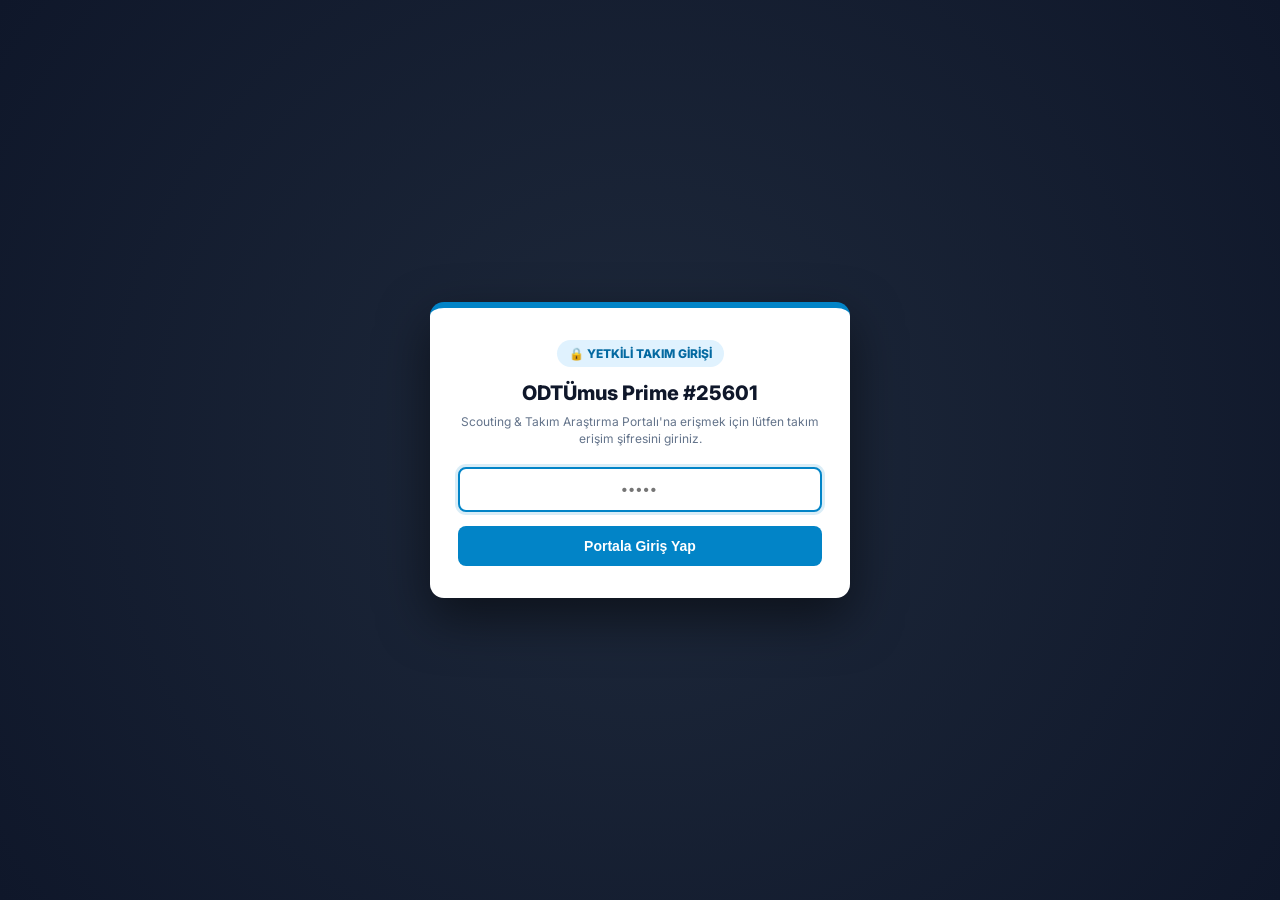
<file: analiz.html>
<!DOCTYPE html>
<html lang="tr">
<head>
<meta charset="UTF-8">
<meta name="viewport" content="width=device-width, initial-scale=1.0">
<title>ODTÜmus Prime #25601 | Özel Scouting & Takım Araştırma Portalı</title>
<style>
  @import url('https://fonts.googleapis.com/css2?family=Inter:wght@400;500;600;700;800&display=swap');

  :root {
    --primary-text: #0f172a;
    --heading-blue: #0369a1;
    --th-bg: #f0f9ff;
    --th-text: #0c4a6e;
    --sec-bg: #e0f2fe;
    --sec-border: #0284c7;
    --accent: #d97706;
    --border: #cbd5e1;
    --bg-light: #f8fafc;
    --edit-hover: #fef9c3;
  }

  * {
    box-sizing: border-box;
    margin: 0;
    padding: 0;
  }

  body {
    font-family: 'Inter', sans-serif;
    background: #e2e8f0;
    color: var(--primary-text);
    font-size: 11px;
    line-height: 1.42;
  }

  /* ================= ŞİFRE GİRİŞ EKRANI (LOGIN GATE) ================= */
  #loginOverlay {
    position: fixed;
    inset: 0;
    background: radial-gradient(circle at center, #1e293b 0%, #0f172a 100%);
    z-index: 9999;
    display: flex;
    justify-content: center;
    align-items: center;
    padding: 20px;
  }
  .login-card {
    background: #ffffff;
    width: 100%;
    max-width: 420px;
    border-radius: 14px;
    padding: 32px 28px;
    text-align: center;
    box-shadow: 0 20px 50px rgba(0,0,0,0.5);
    border-top: 6px solid var(--sec-border);
  }
  .login-badge {
    display: inline-block;
    background: #e0f2fe;
    color: #0369a1;
    font-weight: 800;
    font-size: 12px;
    padding: 5px 12px;
    border-radius: 20px;
    margin-bottom: 12px;
  }
  .login-card h2 {
    font-size: 20px;
    font-weight: 800;
    color: #0f172a;
    margin-bottom: 6px;
  }
  .login-card p {
    font-size: 12px;
    color: #64748b;
    margin-bottom: 20px;
  }
  .login-input {
    width: 100%;
    padding: 12px 14px;
    border: 2px solid #cbd5e1;
    border-radius: 8px;
    font-size: 15px;
    font-weight: 700;
    text-align: center;
    letter-spacing: 2px;
    margin-bottom: 14px;
    outline: none;
    transition: 0.2s;
  }
  .login-input:focus {
    border-color: var(--sec-border);
    box-shadow: 0 0 0 3px rgba(2, 132, 199, 0.15);
  }
  .login-btn {
    width: 100%;
    background: var(--sec-border);
    color: #ffffff;
    border: none;
    padding: 12px;
    border-radius: 8px;
    font-size: 14px;
    font-weight: 800;
    cursor: pointer;
    transition: 0.2s;
  }
  .login-btn:hover {
    background: #0369a1;
  }
  .login-error {
    color: #dc2626;
    font-size: 12px;
    font-weight: 700;
    margin-top: 10px;
    display: none;
  }

  /* Uygulama Ana Kapsayıcısı (Şifre girilene kadar gizli) */
  #appContent {
    display: none;
  }

  /* ================= ÜST KONTROL BARI ================= */
  .toolbar {
    position: sticky;
    top: 0;
    z-index: 999;
    background: #ffffff;
    color: #0f172a;
    padding: 10px 18px;
    display: flex;
    flex-wrap: wrap;
    justify-content: space-between;
    align-items: center;
    gap: 10px;
    box-shadow: 0 2px 10px rgba(0,0,0,0.1);
    border-bottom: 3px solid var(--sec-border);
  }
  .toolbar-left, .toolbar-right {
    display: flex;
    align-items: center;
    gap: 8px;
    flex-wrap: wrap;
  }
  .toolbar h1 {
    font-size: 13.5px;
    font-weight: 800;
    color: var(--heading-blue);
  }
  .toolbar select {
    padding: 6px 10px;
    border-radius: 6px;
    border: 1px solid #94a3b8;
    background: #f8fafc;
    color: #0f172a;
    font-size: 12px;
    font-weight: 600;
    cursor: pointer;
  }
  .btn {
    border: none;
    padding: 7px 12px;
    border-radius: 6px;
    font-weight: 700;
    font-size: 11.5px;
    cursor: pointer;
    transition: 0.15s;
    display: inline-flex;
    align-items: center;
    gap: 5px;
  }
  .btn-import { background: #e0f2fe; color: #0369a1; border: 1px solid #7dd3fc; }
  .btn-import:hover { background: #bae6fd; }
  .btn-save { background: #dcfce7; color: #166534; border: 1px solid #86efac; }
  .btn-save:hover { background: #bbf7d0; }
  .btn-print { background: #0284c7; color: #ffffff; }
  .btn-print:hover { background: #0369a1; }
  .btn-lock { background: #fee2e2; color: #991b1b; border: 1px solid #fca5a5; }
  .btn-lock:hover { background: #fecaca; }

  .save-badge {
    font-size: 11px;
    font-weight: 700;
    color: #166534;
    background: #f0fdf4;
    padding: 4px 8px;
    border-radius: 4px;
    border: 1px solid #bbf7d0;
  }

  /* Tekil Takım Hızlı Turnuva Seçici */
  .quick-event-editor {
    display: flex;
    align-items: center;
    gap: 8px;
    background: #f1f5f9;
    padding: 5px 10px;
    border-radius: 6px;
    border: 1px solid #cbd5e1;
    font-size: 11px;
  }
  .quick-event-editor label {
    display: inline-flex;
    align-items: center;
    gap: 4px;
    cursor: pointer;
    color: #0f172a;
    font-weight: 600;
  }

  /* Modal */
  .modal-overlay {
    display: none;
    position: fixed;
    inset: 0;
    background: rgba(15, 23, 42, 0.55);
    z-index: 2000;
    justify-content: center;
    align-items: center;
    padding: 20px;
  }
  .modal-card {
    background: #fff;
    width: 100%;
    max-width: 820px;
    border-radius: 10px;
    padding: 20px;
    box-shadow: 0 10px 30px rgba(0,0,0,0.25);
    max-height: 90vh;
    overflow-y: auto;
  }
  .modal-card h3 { font-size: 15px; color: var(--heading-blue); margin-bottom: 6px; }
  .modal-card p { font-size: 11.5px; color: #475569; margin-bottom: 12px; }
  .import-grid { display: grid; grid-template-columns: 1fr 1fr; gap: 12px; margin-bottom: 15px; }
  .import-box { border: 1px solid #cbd5e1; border-radius: 6px; padding: 10px; background: #f8fafc; }
  .import-box label { font-weight: 700; font-size: 11.5px; display: flex; justify-content: space-between; margin-bottom: 5px; }
  .import-box label a { color: #0284c7; text-decoration: none; }
  .import-box textarea { width: 100%; height: 85px; border: 1px solid #94a3b8; border-radius: 4px; padding: 6px; font-size: 10.5px; font-family: monospace; }

  /* ================= A4 SAYFA DÜZENİ ================= */
  .page {
    width: 210mm;
    height: 296mm;
    background: #ffffff;
    margin: 15px auto;
    padding: 10mm 13mm;
    box-shadow: 0 4px 14px rgba(0,0,0,0.12);
    display: flex;
    flex-direction: column;
    justify-content: space-between;
    page-break-after: always;
    break-after: page;
    position: relative;
  }

  .header-banner {
    display: flex;
    justify-content: space-between;
    align-items: center;
    background: #f8fafc;
    color: #0f172a;
    padding: 8px 14px;
    border-radius: 6px;
    border: 1.5px solid #cbd5e1;
    border-left: 6px solid var(--sec-border);
    margin-bottom: 6px;
  }
  .header-title h2 { font-size: 14.5px; font-weight: 800; color: #0c4a6e; }
  .header-title p { font-size: 9.5px; color: #475569; margin-top: 2px; font-weight: 500; }
  .team-badge { text-align: right; }
  .team-badge .num { font-size: 19px; font-weight: 800; color: var(--accent); }
  .team-badge .page-ind { font-size: 8.5px; color: #64748b; font-weight: 700; text-transform: uppercase; }

  .section-title {
    background: var(--sec-bg);
    color: #0c4a6e;
    font-weight: 800;
    font-size: 10.5px;
    padding: 4px 10px;
    border-left: 4px solid var(--sec-border);
    border-radius: 3px;
    margin: 6px 0 4px 0;
    text-transform: uppercase;
    letter-spacing: 0.3px;
    display: flex;
    justify-content: space-between;
    align-items: center;
  }

  table.info-table {
    width: 100%;
    border-collapse: collapse;
    margin-bottom: 5px;
  }
  table.info-table th, table.info-table td {
    border: 1px solid var(--border);
    padding: 4.5px 8px;
    text-align: left;
    vertical-align: middle;
  }
  table.info-table th {
    background: var(--th-bg);
    color: var(--th-text);
    font-weight: 700;
    width: 25%;
    font-size: 10.2px;
  }
  table.info-table td {
    background: #ffffff;
    color: #0f172a;
    font-weight: 500;
  }

  /* DÜZENLENEBİLİR (EDITABLE) ALAN STİLLERİ */
  [contenteditable="true"] {
    outline: none;
    border-radius: 3px;
    transition: background 0.15s, box-shadow 0.15s;
    min-height: 16px;
    cursor: text;
  }
  [contenteditable="true"]:hover {
    background: #fefce8 !important;
    box-shadow: inset 0 0 0 1px #fde047;
  }
  [contenteditable="true"]:focus {
    background: #fef9c3 !important;
    box-shadow: inset 0 0 0 1.5px #eab308;
  }
  [contenteditable="true"]:empty:before {
    content: attr(data-placeholder);
    color: #94a3b8;
    font-style: italic;
  }

  .event-pill {
    display: inline-block;
    background: #fef3c7;
    color: #92400e;
    border: 1px solid #fcd34d;
    padding: 2px 7px;
    border-radius: 4px;
    font-weight: 700;
    font-size: 10px;
    margin-right: 5px;
    margin-bottom: 2px;
  }
  .event-pill.hisar {
    background: #e0e7ff;
    color: #1e40af;
    border-color: #a5b4fc;
  }

  .grid-2 {
    display: grid;
    grid-template-columns: 1fr 1fr;
    gap: 8px;
    margin-bottom: 5px;
  }

  .box {
    border: 1px solid var(--border);
    border-radius: 4px;
    padding: 6px 8px;
    background: #ffffff;
  }
  .box-fill { background: var(--bg-light); }
  .box h4 {
    font-size: 10px;
    font-weight: 800;
    color: #0c4a6e;
    background: #f0f9ff;
    border-bottom: 1px solid var(--border);
    margin: -6px -8px 5px -8px;
    padding: 4px 8px;
    border-radius: 3px 3px 0 0;
  }

  /* Tıklanabilir Checkbox & Derecelendirme Kutuları */
  .chk-row {
    display: flex;
    flex-wrap: wrap;
    gap: 10px;
    padding: 3px 0;
    font-size: 10px;
    font-weight: 600;
  }
  .chk {
    display: inline-flex;
    align-items: center;
    gap: 5px;
    cursor: pointer;
    user-select: none;
  }
  .square {
    width: 12px;
    height: 12px;
    border: 1.5px solid #475569;
    display: inline-flex;
    align-items: center;
    justify-content: center;
    border-radius: 2px;
    background: #fff;
    font-size: 9px;
    font-weight: 900;
    color: #fff;
    transition: 0.1s;
  }
  .square.checked {
    background: #0284c7;
    border-color: #0284c7;
  }
  .square.checked::after {
    content: "✓";
  }

  /* 1-5 Puan Seçici */
  .rate-group {
    display: inline-flex;
    gap: 5px;
  }
  .rate-btn {
    padding: 2px 6px;
    border: 1px solid #94a3b8;
    border-radius: 4px;
    background: #f8fafc;
    font-weight: 700;
    font-size: 9.5px;
    cursor: pointer;
    user-select: none;
  }
  .rate-btn.active {
    background: #0284c7;
    color: #ffffff;
    border-color: #0369a1;
  }

  .notes-lines {
    height: 70px;
    background: repeating-linear-gradient(
      #fff,
      #fff 18px,
      #e2e8f0 19px
    );
    border: 1px solid var(--border);
    border-radius: 4px;
    padding: 3px 8px;
    font-size: 10.5px;
    line-height: 19px;
    overflow-y: auto;
  }

  .footer-bar {
    border-top: 1.5px solid #94a3b8;
    padding-top: 4px;
    display: flex;
    justify-content: space-between;
    font-size: 9px;
    color: #475569;
    font-weight: 600;
  }

  .tag {
    display: inline-block;
    padding: 2px 7px;
    border-radius: 4px;
    font-size: 9px;
    font-weight: 800;
  }
  .tag-vet { background: #fef3c7; color: #92400e; border: 1px solid #fde68a; }
  .tag-rookie { background: #dcfce7; color: #166534; border: 1px solid #bbf7d0; }

  .official-link {
    color: #0284c7;
    text-decoration: none;
    font-weight: 700;
    font-size: 9.5px;
  }

  @media print {
    body { background: #fff; }
    .toolbar, .modal-overlay, #loginOverlay { display: none !important; }
    /* Şifre girilmediyse yazdırmayı da engelle */
    body:not(.authenticated) #appContent { display: none !important; }
    .page {
      margin: 0;
      box-shadow: none;
      width: 210mm;
      height: 296mm;
    }
    [contenteditable="true"]:hover, [contenteditable="true"]:focus {
      background: transparent !important;
      box-shadow: none !important;
    }
    @page {
      size: A4 portrait;
      margin: 0;
    }
  }
</style>
</head>
<body>

<!-- ================= 1. ŞİFRE KORUMA EKRANI (LOGIN GATE) ================= -->
<div id="loginOverlay">
  <div class="login-card">
    <div class="login-badge">🔒 YETKİLİ TAKIM GİRİŞİ</div>
    <h2>ODTÜmus Prime #25601</h2>
    <p>Scouting & Takım Araştırma Portalı'na erişmek için lütfen takım erişim şifresini giriniz.</p>
    <form onsubmit="checkAccess(event)">
      <input type="password" id="pinInput" class="login-input" placeholder="•••••" autocomplete="off" autofocus>
      <button type="submit" class="login-btn">Portala Giriş Yap</button>
      <div id="loginError" class="login-error">⚠️ Hatalı şifre! Lütfen tekrar deneyin.</div>
    </form>
  </div>
</div>

<!-- ================= 2. ANA UYGULAMA İÇERİĞİ ================= -->
<div id="appContent">
  <div class="toolbar">
    <div class="toolbar-left">
      <h1>🤖 #25601 Scouting Portalı</h1>
      <select id="teamFilter" onchange="onTeamSelect()">
        <option value="all">Tüm Takımları Göster (35 Takım - 70 Sayfa)</option>
      </select>

      <button class="btn btn-import" onclick="openImportModal()" title="Resmi turnuva listelerini yapıştırarak eşitle">📥 4 Turnuva Eşitle</button>

      <!-- Seçili Takımın 2026 Turnuvalarını Hızlı Güncelleme Kutusu -->
      <div class="quick-event-editor" id="eventEditorBox" style="display:none;">
        <span style="color:#0369a1; font-weight:700;">Bu Yıl:</span>
        <label><input type="checkbox" value="1. Hisar Turnuvası (5 Aralık 2026)" onchange="updateTeamEvents()"> 1. Hisar</label>
        <label><input type="checkbox" value="2. Hisar Turnuvası (6 Aralık 2026)" onchange="updateTeamEvents()"> 2. Hisar</label>
        <label><input type="checkbox" value="1. Piri Reis Turnuvası (19 Aralık 2026)" onchange="updateTeamEvents()"> 1. Piri Reis</label>
        <label><input type="checkbox" value="2. Piri Reis Turnuvası (20 Aralık 2026)" onchange="updateTeamEvents()"> 2. Piri Reis</label>
      </div>
    </div>

    <div class="toolbar-right">
      <span class="save-badge" id="saveStatus">✓ Otomatik Kayıt Aktif</span>
      <button class="btn btn-save" onclick="exportJSON()" title="Doldurulan tüm bilgileri bilgisayara yedekle">💾 Verileri İndir (.json)</button>
      <button class="btn btn-import" onclick="document.getElementById('fileInput').click()" title="Daha önce indirilen .json yedeğini yükle">📂 Yedek Yükle</button>
      <input type="file" id="fileInput" accept=".json" style="display:none" onchange="importJSON(event)">
      <button class="btn btn-print" onclick="window.print()">🖨️ PDF / Yazdır</button>
      <button class="btn btn-lock" onclick="lockPortal()" title="Portalı Kilitle">🔒 Çıkış</button>
    </div>
  </div>

  <!-- 4 Turnuva Linkinden Toplu Veri Aktarma Modalı -->
  <div class="modal-overlay" id="importModal">
    <div class="modal-card">
      <h3>📥 Resmi FIRST Turnuva Sayfalarından (TREYQ1, TREYQ2, TRTUQ1, TRTUQ2) Otomatik Eşitleme</h3>
      <p>Aşağıdaki 4 resmi bağlantıya tıklayıp açılan sayfadaki tabloyu (<strong>Ctrl+A</strong> ve <strong>Ctrl+C</strong> ile) kopyalayıp ilgili kutuya yapıştırın. Sistem 5 haneli takım numaralarını otomatik okuyup 35 takımın tamamının 2026 turnuvalarını güncelleyecektir.</p>
      
      <div class="import-grid">
        <div class="import-box">
          <label><span>1. Hisar Turnuvası (TREYQ1)</span><a href="https://ftc-events.firstinspires.org/2026/TREYQ1" target="_blank">Sayfayı Aç ↗</a></label>
          <textarea id="txt_TREYQ1" placeholder="TREYQ1 sayfasındaki metni buraya yapıştırın..."></textarea>
        </div>
        <div class="import-box">
          <label><span>2. Hisar Turnuvası (TREYQ2)</span><a href="https://ftc-events.firstinspires.org/2026/TREYQ2" target="_blank">Sayfayı Aç ↗</a></label>
          <textarea id="txt_TREYQ2" placeholder="TREYQ2 sayfasındaki metni buraya yapıştırın..."></textarea>
        </div>
        <div class="import-box">
          <label><span>1. Piri Reis Turnuvası (TRTUQ1)</span><a href="https://ftc-events.firstinspires.org/2026/TRTUQ1" target="_blank">Sayfayı Aç ↗</a></label>
          <textarea id="txt_TRTUQ1" placeholder="TRTUQ1 sayfasındaki metni buraya yapıştırın..."></textarea>
        </div>
        <div class="import-box">
          <label><span>2. Piri Reis Turnuvası (TRTUQ2)</span><a href="https://ftc-events.firstinspires.org/2026/TRTUQ2" target="_blank">Sayfayı Aç ↗</a></label>
          <textarea id="txt_TRTUQ2" placeholder="TRTUQ2 sayfasındaki metni buraya yapıştırın..."></textarea>
        </div>
      </div>

      <div style="display:flex; justify-content:space-between; align-items:center;">
        <span id="importStatus" style="font-weight:700; color:#166534; font-size:12px;"></span>
        <div style="display:flex; gap:10px;">
          <button class="btn" style="background:#e2e8f0; color:#0f172a;" onclick="closeImportModal()">Kapat</button>
          <button class="btn btn-print" onclick="processBulkImport()">✅ Eşitle ve Kaydet</button>
        </div>
      </div>
    </div>
  </div>

  <div id="pagesContainer"></div>
</div>

<script>
// ============================================================================
// 🔐 GİRİŞ ŞİFRESİ AYARI (İstediğiniz şifreyi buraya yazabilirsiniz)
// ============================================================================
const ACCESS_PIN = "25601"; 

function checkAccess(e) {
  e.preventDefault();
  const val = document.getElementById("pinInput").value.trim();
  if (val === ACCESS_PIN) {
    sessionStorage.setItem("odtumus_scouting_auth", "true");
    unlockPortal();
  } else {
    const err = document.getElementById("loginError");
    err.style.display = "block";
    document.getElementById("pinInput").value = "";
  }
}

function unlockPortal() {
  document.getElementById("loginOverlay").style.display = "none";
  document.getElementById("appContent").style.display = "block";
  document.body.classList.add("authenticated");
}

function lockPortal() {
  sessionStorage.removeItem("odtumus_scouting_auth");
  document.body.classList.remove("authenticated");
  document.getElementById("appContent").style.display = "none";
  document.getElementById("loginOverlay").style.display = "flex";
  document.getElementById("pinInput").value = "";
}

if (sessionStorage.getItem("odtumus_scouting_auth") === "true") {
  unlockPortal();
}

// ============================================================================
// 📋 35 TAKIMIN VARSAYILAN VERİ SETİ
// ============================================================================
const defaultTeams = [
  {
    num: "23911", name: "Aydos", city: "Pendik, İstanbul (34)", rookie: "2023", status: "Veteran (4. Sezon)",
    org: "Pendik Merkezli Okul / Topluluk Takımı",
    web: "-", ig: "@aydosrobotics", email: "Turnuva Pit İletişimi",
    sponsors: "Pendik Yerel Eğitim ve Teknoloji Destekçileri",
    events2026: ["1. Piri Reis Turnuvası (19 Aralık 2026)", "2. Piri Reis Turnuvası (20 Aralık 2026)"],
    events2025: "2025-2026 DECODE Sezonu İstanbul Elemeleri, 2023-2024 CENTERSTAGE Sezonu",
    awards: "🏆 2023-2026: Türkiye'nin en düşük takım numaralı aktif 2023 girişli FTC takımlarından biri olarak düzenli turnuva katılımı.",
    stats: "Tuzla Piri Reis Üniversitesi kampüsüne en yakın lokasyondaki (Pendik) deneyimli takımlardan biridir.",
    chassis: "Standart Kit / Mecanum Şasi (REV / goBILDA ekosistemi)",
    software: "Java / Blocks, Temel Otonom Park ve Obje Bırakma",
    outreach: "Pendik bölgesindeki ortaokul ve lise öğrencilerine yönelik okul içi robotik tanıtım stantları açmakta, yeni başlayan öğrencilere temel mekanik montaj ve algoritma eğitimi vermektedir.",
    collab: "Piri Reis Turnuvası (Tuzla) öncesinde Pendik-Tuzla hattında lojistik ve pit alanı yardımlaşması yapılabilir.",
    priority: "Orta - Turnuva İçi Pit Ziyareti",
    contactNote: "", notes1: "", notes2: "", checks: {}, ratings: {}
  },
  {
    num: "24140", name: "Lavender Robotics", city: "Salihli, Manisa (45)", rookie: "2023", status: "Veteran (4. Sezon)",
    org: "Bağımsız Aile / Topluluk Takımı (Community Team)",
    web: "-", ig: "@lavenderrobotics24140", email: "lavenderrobotics24140@gmail.com",
    sponsors: "Salihli Yerel Sanayi ve Eğitim Sponsorları",
    events2026: ["1. Piri Reis Turnuvası (19 Aralık 2026)", "2. Piri Reis Turnuvası (20 Aralık 2026)"],
    events2025: "2026 İstanbul Premier Event (Rumeli Div.), 2025 Türkiye Şampiyonası, 1., 2., 3. ve 4. Piri Reis Turnuvaları, 2025 Salihli FTC Scrimmage, İtalya Şampiyonası, 1. ve 2. Üsküdar Turnuvaları",
    awards: "🏆 2026 İstanbul Premier Event (Rumeli Div.): Finalist Alliance - 2nd Team Selected<br>🏆 2025-2026 FTC Türkiye Şampiyonası: Think Award Winner (1.lik)<br>🏆 2025-2026 1. Piri Reis: Think Award | 2. Piri Reis: Reach Award | 3. Piri Reis: Sustain Award | 4. Piri Reis: Reach Award<br>🏆 2024-2025 Italy Championship: Compass Award Winner & Connect Award 3rd Place<br>🏆 2024-2025 1. Üsküdar: Think Award 2nd Place | 2023-2024 Greece National: Design & Promote Award Winner",
    stats: "12+ Resmi Turnuva deneyimi. Mühendislik Portfolyosu (Think Award) ve Sürdürülebilirlikte Türkiye'nin en çok ödül alan takımlarından biri.",
    chassis: "Özel Tasarım Destekli Mecanum Şasi, CAD Odaklı Modüler Mekanizmalar",
    software: "Gelişmiş Java Otonom, Sensör Füzyonu ve Kararlı TeleOp Kontrolleri",
    outreach: "Manisa Salihli'de resmi 'Salihli FTC Scrimmage' organizasyonunu düzenleyerek Ege bölgesindeki takımlara ev sahipliği yapmıştır. Kırsal bölgelerdeki okullarda STEM atölyeleri yürütmekte, İtalya ve Yunanistan şampiyonalarında Türkiye'yi temsil ederek uluslararası takım ağı kurmaktadır.",
    collab: "1. ve 2. Piri Reis Turnuvalarında birlikte yarışacağız! İzmir-Salihli yakınlığı sebebiyle turnuva öncesi yüz yüze Scrimmage ve Mühendislik Portfolyosu (Think Award) inceleme toplantısı yapılabilir.",
    priority: "Çok Yüksek - 1. & 2. Piri Reis Ortağı ve Ege Scrimmage",
    contactNote: "", notes1: "", notes2: "", checks: {}, ratings: {}
  },
  {
    num: "24230", name: "AG Robotik", city: "Büyükçekmece, İstanbul (34)", rookie: "2023", status: "Veteran (4. Sezon)",
    org: "ALKEV Özel Ortaokulu (FRC #6459 AG Robotik Kardeş Takımı)",
    web: "https://www.alkev.k12.tr", ig: "@agrobotik / @jr.agrobotik", email: "info@alkev.k12.tr",
    sponsors: "Motorobit.com, RoboPiece, SELUZ, Ufuk Kontrol Araçları, Eczacıbaşı Bilişim, TEMKO, GLOCAL",
    events2026: ["1. Piri Reis Turnuvası (19 Aralık 2026)", "2. Piri Reis Turnuvası (20 Aralık 2026)"],
    events2025: "2026 İstanbul Premier Event (Rumeli Div.), 2025 Türkiye Şampiyonası (Playoff), 1. ve 4. Piri Reis Turnuvaları, 2025 FIRST World Championship (Houston)",
    awards: "🏆 2025-2026 4. Piri Reis Turnuvası: Inspire Award Winner (1.lik) & Winning Alliance 1st Pick (Şampiyon)<br>🏆 2025-2026 1. Piri Reis Turnuvası: Inspire Award 2nd Place & Winning Alliance 1st Pick (Şampiyon)<br>🏆 2025-2026 FTC Türkiye Şampiyonası: Eleme 12.si (76.45 npOPR) & Playoff İttifakı (Q-26'da #25601 ile ittifak: 132-118 Galibiyet)<br>🏆 2024-2025 FTC Türkiye Şampiyonası: Inspire Award 2nd Place (Houston Dünya Şampiyonası Yükselişi)",
    stats: "Best OPR: 81.58 (Auto: 25.33, Teleop: 61.71) - Dünya Yüzdelik Dilimi: %87.5.",
    chassis: "Yüksek Hızlı Mecanum Şasi, RoboPiece & Motorobit destekli özel aktarma organları",
    software: "Yüksek doğruluklu Otonom (25.33 Auto OPR), Odometry ve Görüntü İşleme",
    outreach: "Okul bünyesinde #28743 Jr. AG Robotik kardeş takımını kurarak alt sınıflara akran mentörlüğü yapmaktadır. FRC #6459 takımıyla birlikte Büyükçekmece bölgesindeki devlet okullarına robotik atölye ziyaretleri düzenlemekte ve parça tedarikçileriyle (RoboPiece/Motorobit) yerli FTC ekosistemini desteklemektedir.",
    collab: "Her iki takımın da özel ortaokul takımı olması ve geçen sezon Türkiye Şampiyonası Q-26 maçında birlikte kazanmış olmaları sebebiyle harika bir kardeş okul/akran mentörlüğü ortağıdır.",
    priority: "Çok Yüksek - Ortaokul Kardeş Takım & Teknik Alışveriş",
    contactNote: "", notes1: "", notes2: "", checks: {}, ratings: {}
  },
  {
    num: "24501", name: "ERROR", city: "Merkez, Diyarbakır (21)", rookie: "2023", status: "Veteran (4. Sezon)",
    org: "Diyarbakır Merkezli Okul / Topluluk Takımı",
    web: "-", ig: "@ftc24501", email: "Sosyal Medya / Pit İletişimi",
    sponsors: "Diyarbakır Yerel Kurum ve Eğitim Destekçileri",
    events2026: ["1. Piri Reis Turnuvası (19 Aralık 2026)", "2. Piri Reis Turnuvası (20 Aralık 2026)"],
    events2025: "2025-2026 3. Piri Reis Turnuvası (Playoff Yarı Finalisti)",
    awards: "🏆 2025-2026 3. Piri Reis Turnuvası: Playoff İttifakı (#24140 Lavender Robotics ile birlikte mücadele etti)<br>🏆 Not: 3. Piri Reis Q-13 maçında #25601 ODTÜmus Prime ile ittifak kurarak 50-35 galip gelmiştir.",
    stats: "Güneydoğu Anadolu Bölgesi'nin en kıdemli (2023 kuruluşlu) ve aktif FTC takımıdır.",
    chassis: "Dayanıklı Mecanum / Kit Şasi",
    software: "Java Tabanlı TeleOp ve Otonom Görev Kodu",
    outreach: "Diyarbakır'da dezavantajlı bölgelerdeki öğrencileri robotik ve kodlama ile tanıştırmakta, Güneydoğu Anadolu'da yeni kurulan FTC takımlarına (#34744 Byte Jr vb.) yerel rehberlik ve atölye desteği sağlamaktadır.",
    collab: "Geçen sezon 3. Piri Reis'te birlikte maç kazandığımız dost takım. 'İzmir - Diyarbakır Bilim Köprüsü' adı altında ortak online STEM atölyesi düzenlemek jüri portfolyosu için çok değerlidir.",
    priority: "Yüksek - Bölgeler Arası Outreach Projesi",
    contactNote: "", notes1: "", notes2: "", checks: {}, ratings: {}
  },
  {
    num: "25039", name: "Golden Horn Jr", city: "İstanbul (34)", rookie: "2023", status: "Veteran (4. Sezon)",
    org: "İstanbul Merkezli Okul / Kulüp Takımı",
    web: "-", ig: "@goldenhornjr", email: "Sosyal Medya DM",
    sponsors: "İstanbul Teknoloji ve Eğitim Destekçileri",
    events2026: ["1. Hisar Turnuvası (5 Aralık 2026)", "1. Piri Reis Turnuvası (19 Aralık 2026)"],
    events2025: "2025-2026 FTC Türkiye Şampiyonası, 1., 3. ve 4. Piri Reis Turnuvaları, 2024-2025 Üsküdar & Türkiye Şampiyonası",
    awards: "🏆 2025-2026 4. Piri Reis Turnuvası: Winning Alliance Captain (Şampiyon İttifak Kaptanı - #24230 ile)<br>🏆 2025-2026 1. Piri Reis Turnuvası: Winning Alliance Captain (Şampiyon İttifak Kaptanı - #24230 ile)<br>🏆 2025-2026 3. Piri Reis Turnuvası: Playoff Yarı Finalisti (#25602 DaçkaBots ile)<br>🏆 2024-2025 Sezonu: 94.9 OPR ortalaması ile Türkiye'nin en yüksek saha istatistiğine sahip takımlarından biri.",
    stats: "Katıldığı 2 farklı Piri Reis turnuvasında da İttifak Kaptanı olarak şampiyonluk kupasını kaldırmış saha lideridir.",
    chassis: "Yüksek Hızlı Rekabetçi Mecanum Şasi, Hızlı Cycle (Toplama-Atma) Mekanizması",
    software: "Gelişmiş Otonom Rotalama, Sürücü Yardımcı Otomasyonları",
    outreach: "İstanbul'daki yeni FTC takımlarına yönelik saha kurulumu, sürücü antrenmanı (Driver Practice) ve mekanik dayanıklılık üzerine açık atölye buluşmaları düzenlemektedir.",
    collab: "Turnuva esnasında İttifak Seçimleri (Alliance Selection) için birincil stratejik ortaklardan biridir; maç öncesi scouting verileri mutlaka paylaşılmalıdır.",
    priority: "Çok Yüksek - Saha İttifakı (Alliance Selection) Hedefi",
    contactNote: "", notes1: "", notes2: "", checks: {}, ratings: {}
  },
  {
    num: "25137", name: "Kuanta Robotics", city: "Pendik, İstanbul (34)", rookie: "2023", status: "Veteran (4. Sezon)",
    org: "Pendik Merkezli Lise / Ortaokul Robotik Takımı",
    web: "-", ig: "@kuantarobotics", email: "Sosyal Medya DM",
    sponsors: "Pendik Bölgesi Kurumsal Destekçileri",
    events2026: ["1. Piri Reis Turnuvası (19 Aralık 2026)", "2. Piri Reis Turnuvası (20 Aralık 2026)"],
    events2025: "2025-2026 3. Piri Reis Turnuvası (Tuzla)",
    awards: "🏆 2025-2026 3. Piri Reis Turnuvası Katılımcısı (Q-24 maçında #25601 ODTÜmus Prime ile mavi ittifakta birlikte mücadele ederek 79-65 galip gelmiştir).",
    stats: "3. Piri Reis Q-24 maçında takımımız #25601 ile omuz omuza maç kazanmış uyumlu bir partnerdir.",
    chassis: "Mecanum Yürüyen Aksam, REV Kontrol Sistemi",
    software: "Java TeleOp ve Temel Otonom",
    outreach: "Pendik ilçesindeki okullarda bilim şenlikleri düzenleyerek ilkokul ve ortaokul öğrencilerine temel robotik ve kuantum/bilim farkındalığı kazandırmaktadır.",
    collab: "Geçen sezon birlikte kazanılan maçın fotoğraf/videosu üzerinden iletişime geçilerek Piri Reis Turnuvası öncesi online hazırlık sohbeti yapılabilir.",
    priority: "Orta - Dostane İletişim & Saha Partnerliği",
    contactNote: "", notes1: "", notes2: "", checks: {}, ratings: {}
  },
  {
    num: "25153", name: "Cartesian Robotics", city: "Çankaya, Ankara (06)", rookie: "2023", status: "Veteran (4. Sezon)",
    org: "Öğrenci Liderlikli Bağımsız / Okul Takımı (25+ Öğrenci)",
    web: "https://team25153.com/", ig: "@cartesianrobotics", email: "team25153.com iletişim formu",
    sponsors: "Ankara Teknoloji, Savunma ve Mühendislik Sponsorları",
    events2026: ["2. Piri Reis Turnuvası (20 Aralık 2026)"],
    events2025: "2026 FIRST World Championship (Houston), 2025 Türkiye Şampiyonası, 1. ve 2. Piri Reis, 2025 FIRST World Championship, 2024 Türkiye Şampiyonası, 1. ve 2. Üsküdar, 2023 Yunanistan Şampiyonası",
    awards: "🏆 2025-2026 FIRST World Championship (Houston - Franklin Div.): Sustain Award Winner (Dünya Şampiyonası Ödülü!)<br>🏆 2025-2026 FTC Türkiye Şampiyonası: Inspire Award Winner (Türkiye 1.si) & Finalist Alliance Captain<br>🏆 2025-2026 1. Piri Reis: Inspire Award Winner (1.lik) | 2. Piri Reis: Inspire Award 2nd Place (2.lik)<br>🏆 2024-2025 FTC Türkiye Şampiyonası: Winning Alliance Captain (Türkiye Şampiyonu) & Think Award Winner<br>🏆 2024-2025 2. Üsküdar: Inspire Award 2nd Place & Finalist Alliance | 1. Üsküdar: Control Award Winner",
    stats: "Üst üste 2 kez Dünya Şampiyonası'na (Houston) yükselen ve Houston'da Sustain Ödülü kazanan Türkiye'nin en kariyerli FTC takımlarından biridir.",
    chassis: "Özel Tasarım CNC/3D Üretim Şasi (Robotlar: Cerberon, HILDA, X), Yüksek Mühendislik Kalitesi",
    software: "Gelişmiş Odometry, PID, Görüntü İşleme ve Tam Otonom Senaryolar (Control Award Sahibi)",
    outreach: "Öğrenci liderlikli sürdürülebilir takım yönetim modeli (Houston Sustain Award sahibi) geliştirmiştir. Web siteleri üzerinden açık kaynak mühendislik dökümanları yayınlamakta, Ankara'da STEM zirveleri ve çaylak FTC takımlarına yönelik kapsamlı mentörlük programları yürütmektedir.",
    collab: "20 Aralık 2026'daki 2. Piri Reis Turnuvası'nda kesin olarak aynı sahadayız! Turnuva öncesi mutlaka online tanışma ve Sustain/Inspire deneyim paylaşımı toplantısı yapılmalıdır.",
    priority: "Çok Yüksek - 2. Piri Reis Turnuvası Stratejik & Akademik Ortağı",
    contactNote: "", notes1: "", notes2: "", checks: {}, ratings: {}
  },
  {
    num: "25155", name: "MechaWolves", city: "İzmir (35)", rookie: "2023", status: "Veteran (4. Sezon)",
    org: "Özel İZFEN Koleji Ortaokulu",
    web: "-", ig: "@ftcmechawolves", email: "Instagram DM / İZFEN Koleji",
    sponsors: "Photon Lazer, SolidWorks, İZFEN Eğitim Kurumları",
    events2026: ["1. Piri Reis Turnuvası (19 Aralık 2026)", "2. Piri Reis Turnuvası (20 Aralık 2026)"],
    events2025: "Şubat 2026 Kadıköy Scrimmage, 2025 Türkiye Şampiyonası, 3. ve 4. Piri Reis Turnuvaları, 2025 Salihli Scrimmage, 2024 1. ve 2. Üsküdar Turnuvaları",
    awards: "🏆 Şubat 2026 Kadıköy Scrimmage: Winning Alliance 1st Pick (Şampiyon İttifak) & Think Award Winner<br>🏆 2025-2026 FTC Türkiye Şampiyonası: Reach Award Winner & Playoff Yarı Finalisti (#25171 RoboTakev ile)<br>🏆 2025-2026 4. Piri Reis Turnuvası: Inspire Award 2nd Place (2.lik) & Finalist Alliance Captain<br>🏆 2025-2026 3. Piri Reis Turnuvası: Control Award Winner (1.lik)",
    stats: "İzmir'in ortaokul kademesindeki en güçlü ve bol ödüllü takımlarından biridir.",
    chassis: "SolidWorks ile tasarlanmış ve Photon Lazer ile kesilmiş özel metal/akrilik modüler Mecanum şasi",
    software: "Control Award ödüllü sensör ve otonom yazılım mimarisi (Java)",
    outreach: "Türkiye Şampiyonası 'Reach Award' sahibi olarak dijital medya üzerinden binlerce öğrenciye FIRST içerikleri ulaştırmış, İzmir'deki okullarda robotik tanıtım seminerleri düzenlemiş ve yerel sanayi firmalarıyla (Photon Lazer) üretim iş birlikleri kurmuştur.",
    collab: "İzmir'de aynı kademede (Özel Ortaokul) yer aldığımız komşu takımımızdır. Okullar arası karşılıklı atölye ziyareti ve İzmir içi ortak Scrimmage maçı yapmak için en uygun partnerdir.",
    priority: "Çok Yüksek - İzmir İçi Yüz Yüze Atölye & Dostluk Maçı",
    contactNote: "", notes1: "", notes2: "", checks: {}, ratings: {}
  },
  {
    num: "25163", name: "NoktaParantez", city: "İstanbul (34)", rookie: "2023", status: "Veteran (4. Sezon)",
    org: "İstanbul Merkezli Okul / Topluluk Takımı",
    web: "-", ig: "@noktaparantezftc", email: "Sosyal Medya DM",
    sponsors: "Yazılım ve Eğitim Destekçileri",
    events2026: ["1. Hisar Turnuvası (5 Aralık 2026)", "2. Hisar Turnuvası (6 Aralık 2026)"],
    events2025: "Şubat 2026 Kadıköy Scrimmage, 2025-2026 1. Piri Reis ve 3. Piri Reis Turnuvaları",
    awards: "🏆 2025-2026 3. Piri Reis Turnuvası: Playoff İttifakı (#25577 ZAĞANOS ile birlikte çeyrek/yarı final mücadelesi)<br>🏆 Not: 3. Piri Reis Q-18 maçında #25601 ODTÜmus Prime ile mavi ittifakta birlikte yarışarak 58-19 galip gelmiştir.",
    stats: "Hem resmi turnuvalara hem de sezon dışı Scrimmage'lara düzenli katılan aktif bir İstanbul takımıdır.",
    chassis: "Mecanum Şasi, Modüler Toplama Sistemi",
    software: "Java Tabanlı Otonom ve Sürücü Kontrolleri",
    outreach: "Akranlarına yönelik algoritma, Java programlama ve açık kaynak yazılım eğitimleri düzenlemekte; Kadıköy Scrimmage gibi sezon dışı hazırlık turnuvalarında aktif görev alarak topluluk içi etkileşimi artırmaktadır.",
    collab: "3. Piri Reis Q-18 maçında takımımızla birlikte 58-19 kazandıkları maç üzerinden iletişime geçilerek yeni sezon yazılım/mekanik sohbeti gerçekleştirilebilir.",
    priority: "Orta - Turnuva Öncesi Online Buluşma",
    contactNote: "", notes1: "", notes2: "", checks: {}, ratings: {}
  },
  {
    num: "25168", name: "Şişli BİLSEM Robotics", city: "Şişli, İstanbul (34)", rookie: "2023", status: "Veteran (4. Sezon)",
    org: "Şişli Bilim ve Sanat Merkezi (MEB BİLSEM)",
    web: "https://sislibilsemrobotics.com/", ig: "@sislibilsemrobotics", email: "sislibilsemrobotics.com iletişim",
    sponsors: "Şişli BİLSEM, Kamu ve Teknoloji Destekçileri",
    events2026: ["1. Hisar Turnuvası (5 Aralık 2026)", "2. Hisar Turnuvası (6 Aralık 2026)"],
    events2025: "Temmuz 2026 Lisbon Scrimmage (Portekiz), Şubat 2026 Kadıköy Scrimmage, 2025 Türkiye Şampiyonası, 3. ve 4. Piri Reis Turnuvaları",
    awards: "🏆 Şubat 2026 Kadıköy Scrimmage: Inspire Award Winner (1.lik)<br>🏆 2025-2026 FTC Türkiye Şampiyonası: Connect Award Winner (Türkiye 1.si)<br>🏆 2025-2026 4. Piri Reis Turnuvası: Think Award 2nd Place (2.lik) & Playoff İttifakı<br>🏆 2025-2026 3. Piri Reis Turnuvası: Think Award Winner (1.lik)",
    stats: "Best OPR: 33.56 (TR Şampiyonası). Jüri ödüllerinde (Inspire, Connect, Think) son derece istikrarlı bir grafiğe sahiptir.",
    chassis: "BİLSEM atölyesinde geliştirilen 3D baskı ve kit entegreli Mecanum şasi",
    software: "Java Otonom ve Görüntü İşleme, Detaylı Mühendislik Dokümantasyonu (Think Award)",
    outreach: "Türkiye Şampiyonası 'Connect Award' 1.si olarak üniversiteler, mühendisler ve BİLSEM ağı ile güçlü köprüler kurmuştur. Portekiz'deki Lisbon Scrimmage'a katılarak uluslararası etkileşim sağlamış ve BİLSEM öğrencilerine yönelik robotik atölyeleri düzenlemiştir.",
    collab: "Geçen sezon 4. Piri Reis Q-13'te birlikte 140-60 kazandığımız Şişli BİLSEM ile ortak 'Bilim ve Mühendislik Semineri' düzenlemek her iki takımın Connect portfolyosunu güçlendirir.",
    priority: "Yüksek - Ortak Online STEM Semineri & Portfolyo Etkileşimi",
    contactNote: "", notes1: "", notes2: "", checks: {}, ratings: {}
  },
  {
    num: "25171", name: "RoboTakev", city: "İzmir (35)", rookie: "2023", status: "Veteran (4. Sezon)",
    org: "Özel TAKEV Okulları (FRC #8056 Laissez Faire Mentörlüğünde)",
    web: "https://lf8056.com.tr", ig: "@robotakev", email: "Sosyal Medya DM / TAKEV Okulları",
    sponsors: "TAKEV Eğitim Kurumları, İzmir Sanayi Destekçileri",
    events2026: ["2. Piri Reis Turnuvası (20 Aralık 2026)"],
    events2025: "2026 FIRST World Championship (Houston), 2025 Türkiye Şampiyonası, 1. ve 2. Piri Reis, 2025 Salihli Scrimmage, 2025 FIRST World Championship, 2024 Türkiye Şampiyonası, 1. ve 2. Üsküdar",
    awards: "🏆 2025-2026 FIRST World Championship (Houston): Compass Award Winner & Connect Award 2nd Place (Franklin Div.)<br>🏆 2025-2026 FTC Türkiye Şampiyonası: Inspire Award 2nd Place (Türkiye 2.si) & Playoff Yarı Finalisti<br>🏆 2025-2026 2. Piri Reis Turnuvası: Inspire Award Winner (1.lik) & Finalist Alliance 1st Pick<br>🏆 2025-2026 1. Piri Reis Turnuvası: Control Award Winner (1.lik)<br>🏆 2024-2025 FTC Türkiye Şampiyonası: Inspire Award Winner (Türkiye 1.si) & Winning Alliance 1st Pick (Şampiyon)",
    stats: "İki kez Houston Dünya Şampiyonası'na katılan, Türkiye Şampiyonası Inspire 1.liği/2.liği ve Houston'dan 2 ödülü bulunan İzmir'in en kıdemli takımı.",
    chassis: "Özel CNC ve 3D Baskı Entegreli Profesyonel Mecanum Şasi",
    software: "Control Award ödüllü ileri seviye Java yazılımı, Odometry ve Kamera entegrasyonu",
    outreach: "Houston Dünya Şampiyonası 'Compass Award' ve 'Connect Award 2nd Place' sahibidir. FRC #8056 Laissez Faire ile entegre akran mentörlüğü yürütmekte, İzmir'deki sanayi kuruluşları ve üniversitelerle STEM projeleri geliştirmekte ve yeni FTC takımlarına rehberlik yapmaktadır.",
    collab: "Hem İzmir'de yer almaları hem de 20 Aralık 2026'daki 2. Piri Reis Turnuvası'na resmi kayıtlı olmaları nedeniyle İzmir'de yüz yüze hazırlık buluşması mutlaka organize edilmelidir.",
    priority: "Çok Yüksek - İzmir İçi Yüz Yüze Buluşma & 2. Piri Reis Ortağı",
    contactNote: "", notes1: "", notes2: "", checks: {}, ratings: {}
  },
  {
    num: "25572", name: "THEMİST", city: "İstanbul (34)", rookie: "2023", status: "Veteran (4. Sezon)",
    org: "İstanbul Merkezli Okul / Kulüp Takımı",
    web: "-", ig: "@themistftc", email: "Sosyal Medya DM",
    sponsors: "Okul ve Yerel Sponsorlar",
    events2026: ["1. Piri Reis Turnuvası (19 Aralık 2026)", "2. Piri Reis Turnuvası (20 Aralık 2026)"],
    events2025: "2025-2026 3. Piri Reis ve 4. Piri Reis Turnuvaları",
    awards: "🏆 2025-2026 4. Piri Reis Turnuvası: Q-1 maçında #24230 ile 154-79 galibiyet; Q-28 maçında #25601 ODTÜmus Prime ile mavi ittifak ortağı olarak mücadele etmiştir.",
    stats: "2023'ten bu yana İstanbul turnuvalarında düzenli yer alan deneyimli takım.",
    chassis: "Mecanum Şasi, REV Ekosistemi",
    software: "Java TeleOp ve Otonom",
    outreach: "Okul içinde düzenledikleri teknoloji günleri ve atölyelerle alt sınıflardaki öğrencilere robotik sevgisi aşılamakta, kadınların mühendislikteki yeri (STEM'de Kızlar) üzerine farkındalık çalışmaları yürütmektedir.",
    collab: "4. Piri Reis Q-28 maçındaki ortaklığımız üzerinden iletişime geçilerek yeni sezon robot hedefleri üzerine online görüşme yapılabilir.",
    priority: "Orta - Turnuva Öncesi Online İletişim",
    contactNote: "", notes1: "", notes2: "", checks: {}, ratings: {}
  },
  {
    num: "25578", name: "Maker Bee", city: "İstanbul (34)", rookie: "2023", status: "Veteran (4. Sezon)",
    org: "İstanbul Merkezli Maker / Okul Takımı",
    web: "-", ig: "@makerbeeftc", email: "Sosyal Medya DM",
    sponsors: "Eğitim ve Maker Atölyesi Destekçileri",
    events2026: ["1. Hisar Turnuvası (5 Aralık 2026)", "2. Hisar Turnuvası (6 Aralık 2026)"],
    events2025: "2025-2026 4. Piri Reis Turnuvası (Tuzla)",
    awards: "🏆 2025-2026 4. Piri Reis Turnuvası Katılımcısı (Eleme maçlarında aktif mücadele).",
    stats: "Maker kültürü, 3D tasarım ve prototipleme odaklı 4. sezon takımı.",
    chassis: "3D Baskı Parça Destekli Kit Şasi",
    software: "Java / Blocks Kontrol Sistemi",
    outreach: "3D yazıcı kullanımı, açık kaynak tasarım ve 'Kendin Yap (Maker)' kültürünü yaymak üzere öğrencilere yönelik uygulamalı 3D modelleme ve prototipleme atölyeleri düzenlemektedir.",
    collab: "BIOBUZZ sezonunun 'Arı (Bee)' teması ile takım adlarının (Maker Bee) ve bizim önceki sezon robotlarımızın (Bumblebee / Apis-1) uyumu üzerinden ortak bir sosyal medya/CAD etkileşimi yapılabilir!",
    priority: "Orta - BIOBUZZ Temalı Sosyal Medya & CAD Etkileşimi",
    contactNote: "", notes1: "", notes2: "", checks: {}, ratings: {}
  },
  {
    num: "25601", name: "ODTÜmus Prime", city: "Güzelbahçe, İzmir (35)", rookie: "2023", status: "Veteran (Ev Sahibi Takımımız)",
    org: "ODTÜ Geliştirme Vakfı Özel İzmir Ortaokulu (Lead Mentör: Sercan EFE, Mentör: Mesut AKTÜRK)",
    web: "https://odtumusprime.com", ig: "@odtumusprime25601", email: "odtumusprime.com",
    sponsors: "ODTÜ Geliştirme Vakfı Okulları ve Kurumsal Destekçiler",
    events2026: ["1. Piri Reis Turnuvası (19 Aralık 2026)", "2. Piri Reis Turnuvası (20 Aralık 2026)"],
    events2025: "2025-2026 FTC Türkiye Şampiyonası (Ataşehir), 3. Piri Reis Turnuvası (Playoff), 4. Piri Reis Turnuvası",
    awards: "🏆 2025-2026 3. Piri Reis Turnuvası: Inspire Award 3rd Place (3.lük) & Eleme Sıralaması 5.si (W-L: 4-1-0) & Playoff Yarı Finalisti<br>🏆 2025-2026 4. Piri Reis Turnuvası: Eleme Sıralaması 10.su (38.26 npOPR, Q-22'de 270 puanlık ittifak galibiyeti)<br>🏆 2025-2026 FTC Türkiye Şampiyonası: Eleme Sıralaması 11.si (W-L: 3-2-0, 47.93 npOPR, 100.40 npAVG)",
    stats: "Best OPR: 47.93 (TeleOp: 38.75, Auto: 9.18). Türkiye Şampiyonası'nda 24 takım arasında 11. sırayı almıştır.",
    chassis: "goBILDA Strafer Mecanum Şasi, Onshape / SolidWorks / OpenSCAD ile tasarlanmış özel mekanizmalar",
    software: "Android Studio & Java, Limelight Akıllı Kamera ile Görüntü İşleme, REV Control/Expansion Hub",
    outreach: "'We Build, We Learn, We Inspire.' mottosuyla 26 ortaokul öğrencisi ve 10 lise genç mentörün 6 alt takımda (Mekanik, Yazılım, Outreach, PR, Portfolyo, Sponsorluk) çalıştığı akran mentörlüğü modeli yürütmekte; odtumusprime.com web portalı üzerinden açık kaynak modüller sunmakta ve #36427 ile #37620 kardeş takımlarını kurarak ekosistemi büyütmektedir.",
    collab: "Kendi ana takımımızdır. Bu kart, jüri sunumlarında ve diğer takımlara gönderilecek tanıtım dosyalarında doğrudan kullanılabilir.",
    priority: "Ana Takımımız - Referans Tanıtım Kartı",
    contactNote: "", notes1: "", notes2: "", checks: {}, ratings: {}
  },
  {
    num: "26363", name: "Florya Bisons", city: "Bakırköy, İstanbul (34)", rookie: "2024", status: "Veteran (3. Sezon)",
    org: "Florya / Bakırköy Merkezli Okul Takımı",
    web: "-", ig: "@floryabisons", email: "Sosyal Medya DM",
    sponsors: "Bakırköy / Florya Eğitim Destekçileri",
    events2026: ["1. Hisar Turnuvası (5 Aralık 2026)", "2. Hisar Turnuvası (6 Aralık 2026)"],
    events2025: "2025-2026 FTC Türkiye Şampiyonası (Playoff), 4. Piri Reis Turnuvası",
    awards: "🏆 2025-2026 FTC Türkiye Şampiyonası: Playoff İttifak Kaptanı / Ortağı (#24230 AG Robotik ile M-1 ve M-6 Playoff maçlarında yarıştı)<br>🏆 Not: Türkiye Şampiyonası Q-21 maçında #25601 ODTÜmus Prime ile mavi ittifakta yer alarak 108-101 galip gelmiştir.",
    stats: "Türkiye Şampiyonası'nda Playoff oynama başarısı göstermiş yüksek performanslı saha takımı.",
    chassis: "Rekabetçi Mecanum Şasi, Hızlı Skorlama Mekanizması",
    software: "Kararlı Java Otonom ve TeleOp Sürücü Kontrolleri",
    outreach: "Bakırköy ve Florya bölgesindeki okullarda robotik kulübü tanıtımları yapmakta, turnuva öncesi diğer İstanbul takımlarıyla ortak antrenman ve strateji paylaşımları gerçekleştirmektedir.",
    collab: "Türkiye Şampiyonası Q-21 maçında takımımızla birlikte 108-101 kazandığımız maç referans alınarak turnuva öncesi strateji ve hazırlık toplantısı yapılabilir.",
    priority: "Yüksek - Saha İttifakı & Strateji Ortağı",
    contactNote: "", notes1: "", notes2: "", checks: {}, ratings: {}
  },
  {
    num: "28743", name: "Jr. AG Robotik", city: "Büyükçekmece, İstanbul (34)", rookie: "2024", status: "Veteran (3. Sezon)",
    org: "ALKEV Özel Ortaokulu (#24230 AG Robotik Kardeş Takımı)",
    web: "https://www.alkev.k12.tr", ig: "@jr.agrobotik", email: "info@alkev.k12.tr",
    sponsors: "ALKEV, Motorobit.com, RoboPiece",
    events2026: ["1. Piri Reis Turnuvası (19 Aralık 2026)", "2. Piri Reis Turnuvası (20 Aralık 2026)"],
    events2025: "2026 İstanbul Premier Event (Rumeli Div.), 2025 Türkiye Şampiyonası, 1. ve 4. Piri Reis Turnuvaları",
    awards: "🏆 2026 İstanbul Premier Event (Rumeli Division): Uluslararası Premier Turnuva Katılımcısı<br>🏆 2025-2026 FTC Türkiye Şampiyonası: Ulusal Şampiyona Katılımcısı<br>🏆 2025-2026 1. ve 4. Piri Reis Turnuvaları: Başarılı Eleme Performansı",
    stats: "ALKEV Özel Ortaokulu'nun ikinci FTC takımı olarak hem Türkiye Şampiyonası hem de İstanbul Premier Event'te boy göstermiştir.",
    chassis: "goBILDA / REV Mecanum Şasi, Ortaokul Öğrencileri Tarafından Geliştirilen Modüler Tasarım",
    software: "Java Otonom ve TeleOp",
    outreach: "Ortaokulun küçük yaş gruplarını (5. ve 6. sınıflar) FTC'ye hazırlayan basamak takımı olarak çalışmakta, okul içi STEM şenliklerinde ilkokul öğrencilerine robotik gösterileri sunmaktadır.",
    collab: "Bizim de bu sezon #25601, #36427 ve #37620 olarak çoklu takım yapısına geçmemiz sebebiyle ALKEV'in (#24230 & #28743) çoklu takım yönetim deneyimini konuşmak için harika bir eşleşmedir.",
    priority: "Yüksek - Çoklu Ortaokul Takımı Deneyim Paylaşımı",
    contactNote: "", notes1: "", notes2: "", checks: {}, ratings: {}
  },
  {
    num: "29304", name: "Sultangazi Bilim ve İnovasyon Merkezi", city: "Sultangazi, İstanbul (34)", rookie: "2024", status: "Veteran (3. Sezon)",
    org: "Sultangazi Belediyesi Bilim ve İnovasyon Merkezi",
    web: "-", ig: "@sultangazibim", email: "Sultangazi Belediyesi Bilim Merkezi",
    sponsors: "Sultangazi Belediyesi",
    events2026: ["1. Hisar Turnuvası (5 Aralık 2026)", "2. Hisar Turnuvası (6 Aralık 2026)"],
    events2025: "2024-2025 INTO THE DEEP Sezonu Turnuvaları",
    awards: "🏆 Kamu / Belediye destekli bilim merkezi takımı olarak dezavantajlı öğrencilere ücretsiz robotik eğitimi sunmaktadır.",
    stats: "Bilim merkezi altyapısıyla geniş öğrenci kitlesine hitap eden kamu takımı.",
    chassis: "Kit Tabanlı Mecanum Şasi, 3D Baskı Bileşenler",
    software: "Java / Blocks Programlama",
    outreach: "Sultangazi Belediyesi Bilim Merkezi bünyesinde ilçedeki devlet okulu öğrencilerine ücretsiz robotik, elektronik ve kodlama eğitimleri vermekte; dar gelirli bölgelerdeki çocukların uluslararası yarışmalara katılımını sağlamaktadır.",
    collab: "Bilim merkezi öğrencileriyle bizim öğrencilerimiz arasında online 'Web Geliştirme / 3D CAD' atölyesi düzenlemek sosyal sorumluluk açısından çok değerlidir.",
    priority: "Yüksek - Kamu/Bilim Merkezi Outreach İş Birliği",
    contactNote: "", notes1: "", notes2: "", checks: {}, ratings: {}
  },
  {
    num: "29613", name: "Joyful Robotics", city: "İstanbul (34)", rookie: "2024", status: "Veteran (3. Sezon)",
    org: "İstanbul Merkezli Okul / Kulüp Takımı",
    web: "-", ig: "@joyfulrobotics", email: "Sosyal Medya DM",
    sponsors: "Eğitim ve Teknoloji Destekçileri",
    events2026: ["1. Piri Reis Turnuvası (19 Aralık 2026)", "2. Piri Reis Turnuvası (20 Aralık 2026)"],
    events2025: "Şubat 2026 Kadıköy Scrimmage, 2025 Türkiye Şampiyonası, 1., 3. ve 4. Piri Reis Turnuvaları",
    awards: "🏆 2025-2026 4. Piri Reis Turnuvası: Finalist Alliance (Finalist İttifak - #25155 MechaWolves ile birlikte final oynadı)<br>🏆 2025-2026 1. Piri Reis Turnuvası: Finalist Alliance (Finalist İttifak - #25185 PARS BASAKSEHIR ile birlikte final oynadı)<br>🏆 2025-2026 3. Piri Reis Turnuvası: Q-9 maçında 214 puanlık rekor ittifak skoruna imza attı.",
    stats: "Katıldığı 1. ve 4. Piri Reis turnuvalarının her ikisinde de Büyük Final oynama başarısı göstermiş çok güçlü bir saha takımıdır.",
    chassis: "Yüksek Hızlı Mecanum Şasi, Seri Obje Toplama ve Skorlama Sistemi",
    software: "Yüksek Puanlı Otonom ve Hızlı TeleOp Kontrolleri",
    outreach: "Eğlenceli bilim (Joyful STEM) yaklaşımıyla küçük yaş gruplarına yönelik oyunlaştırılmış robotik etkinlikleri düzenlemekte ve Kadıköy Scrimmage gibi yerel hazırlık turnuvalarında diğer takımlara mentorluk desteği vermektedir.",
    collab: "Saha performansı çok yüksek olduğu için Piri Reis Turnuvası öncesinde teknik scouting ve maç stratejisi görüşmesi yapılması önerilir.",
    priority: "Yüksek - Saha Performansı & İttifak Adayı",
    contactNote: "", notes1: "", notes2: "", checks: {}, ratings: {}
  },
  {
    num: "30749", name: "Siyabot Robotics", city: "Merkez, Şırnak (73)", rookie: "2025", status: "Veteran (2. Sezon)",
    org: "Şırnak Merkezli Okul / Gençlik Merkezi Takımı",
    web: "-", ig: "@siyabotrobotics", email: "Sosyal Medya DM",
    sponsors: "Şırnak Yerel Kurumları ve Fikret Yüksel Vakfı Destekleri",
    events2026: ["1. Piri Reis Turnuvası (19 Aralık 2026)", "2. Piri Reis Turnuvası (20 Aralık 2026)"],
    events2025: "Şubat 2026 Kadıköy Scrimmage (Saint-Joseph Lisesi, İstanbul), 2025-2026 Sezonu Elemeleri",
    awards: "🏆 Şırnak'ta kurulan 3 FTC takımından (#30749, #30751, #30754) 2026-2027 sezonunda da kaydını yenileyerek yola devam eden tek Şırnak temsilcisidir.<br>🏆 Şubat 2026'da Şırnak'tan İstanbul'a gelerek Kadıköy Scrimmage'da 6 maçta mücadele etmiştir.",
    stats: "Coğrafi uzaklığa rağmen İstanbul'daki hazırlık turnuvalarına katılacak kadar azimli bir Doğu/Güneydoğu takımıdır.",
    chassis: "Kit Tabanlı Şasi, Geliştirilebilir Mekanik Sistemler",
    software: "Java / Blocks Temel Otonom ve Sürücü Kodu",
    outreach: "Şırnak merkez ve köy okullarındaki öğrencilere ilk kez yarışma robotlarını tanıtarak bölgede STEM farkındalığı yaratmakta, kısıtlı imkanlara rağmen kız ve erkek öğrencilerin mühendislik projelerine katılımını teşvik etmektedir.",
    collab: "Şırnak'taki bu azimli takımla kardeş takım olup 3D baskı yedek parça, Limelight/Java eğitim dökümanı veya online mentörlük paylaşmak Motivate ve Connect ödülleri için benzersiz bir projedir.",
    priority: "Çok Yüksek - Kardeş Takım & Teknik Destek (Outreach)",
    contactNote: "", notes1: "", notes2: "", checks: {}, ratings: {}
  },
  {
    num: "30766", name: "RISING STAR", city: "İnegöl, Bursa (16)", rookie: "2025", status: "Veteran (2. Sezon)",
    org: "İnegöl Merkezli Okul Takımı (Eski Adı: ORHANIYE R SPORTS Jr)",
    web: "-", ig: "@risingstarftc", email: "Sosyal Medya DM",
    sponsors: "İnegöl Eğitim ve Sanayi Destekçileri",
    events2026: ["1. Piri Reis Turnuvası (19 Aralık 2026)", "2. Piri Reis Turnuvası (20 Aralık 2026)"],
    events2025: "2025-2026 1. Piri Reis Turnuvası (ORHANIYE R SPORTS Jr adıyla katıldı)",
    awards: "🏆 2025-2026 1. Piri Reis Turnuvası Katılımcısı (Bursa İnegöl'ün tek aktif FTC temsilcisidir).",
    stats: "Bu sezon takım adını 'ORHANIYE R SPORTS Jr' yerine 'RISING STAR' olarak yenileyerek ikinci sezonuna girmiştir.",
    chassis: "Mecanum / Kit Şasi",
    software: "Java / Blocks",
    outreach: "Bursa İnegöl ilçesinde tek aktif FTC takımı olarak yerel okullarda robotik turnuvalarını tanıtmakta ve İnegöl sanayisindeki yerel üreticilerle öğrencileri bir araya getirmektedir.",
    collab: "Bursa'daki tek aktif FTC takımı olmaları sebebiyle bölgesel tanışma toplantısı ve online teknik paylaşım yapılabilir.",
    priority: "Orta - Online Tanışma & Deneyim Paylaşımı",
    contactNote: "", notes1: "", notes2: "", checks: {}, ratings: {}
  },
  {
    num: "30771", name: "Roborabat", city: "Dörtyol, Hatay (31)", rookie: "2025", status: "Veteran (2. Sezon)",
    org: "Dörtyol / Hatay Merkezli Okul veya Atölye Takımı",
    web: "-", ig: "@roborabat30771", email: "Sosyal Medya DM",
    sponsors: "Hatay Yerel Destekçileri ve Eğitim Vakıfları",
    events2026: ["1. Piri Reis Turnuvası (19 Aralık 2026)", "2. Piri Reis Turnuvası (20 Aralık 2026)"],
    events2025: "2025-2026 3. Piri Reis Turnuvası (Tuzla, İstanbul)",
    awards: "🏆 2025-2026 3. Piri Reis Turnuvası Katılımcısı (Q-3 maçında #25601 ODTÜmus Prime ile aynı maçta sahaya çıkmıştır).",
    stats: "Deprem bölgesi Hatay'ı (Dörtyol) FTC Türkiye sahalarında başarıyla ve kararlılıkla temsil eden 2. sezon takımıdır.",
    chassis: "REV / goBILDA Kit Tabanlı Şasi",
    software: "Java / Blocks Otonom ve TeleOp",
    outreach: "6 Şubat depremlerinden etkilenen Hatay Dörtyol'da öğrencilerin bilim, teknoloji ve takım çalışması yoluyla rehabilitasyonuna ve akademik gelişimine katkı sağlamakta; bölgedeki gençlere umut ve mühendislik vizyonu aşılamaktadır.",
    collab: "Geçen sezon 3. Piri Reis Q-3 maçında karşılıklı oynadığımız Hatay temsilcisi ile dayanışma ve teknik destek toplantısı yapmak çok anlamlı bir Outreach adımıdır.",
    priority: "Çok Yüksek - Hatay Dayanışma & Teknik Mentörlük",
    contactNote: "", notes1: "", notes2: "", checks: {}, ratings: {}
  },
  {
    num: "32334", name: "Asteria", city: "Ankara (06)", rookie: "2025", status: "Veteran (2. Sezon)",
    org: "Ankara Merkezli Okul / Topluluk Takımı",
    web: "-", ig: "@asteriaftc", email: "Sosyal Medya DM",
    sponsors: "Ankara Eğitim ve Teknoloji Sponsorları",
    events2026: ["1. Piri Reis Turnuvası (19 Aralık 2026)", "2. Piri Reis Turnuvası (20 Aralık 2026)"],
    events2025: "2025-2026 FTC Türkiye Şampiyonası (Ataşehir), 1. Piri Reis Turnuvası",
    awards: "🏆 2025-2026 FTC Türkiye Şampiyonası: Çaylak (Rookie) sezonunda Türkiye Şampiyonası'na yükselme başarısı (Q-4 maçında #25601 ile aynı maçta yarıştı).",
    stats: "İlk sezonunda doğrudan Türkiye Şampiyonası'na katılmaya hak kazanan başarılı Ankara takımıdır (#25153 ile birlikte Ankara'nın 2 takımından biri).",
    chassis: "Mecanum Şasi, Dengeli TeleOp Mekanizmaları",
    software: "Java Otonom ve Sürücü Kontrolleri",
    outreach: "Ankara'daki okullarda astronomi, uzay bilimleri ve robotik kesişiminde öğrenci kulübü etkinlikleri yürütmekte; Başkent'te FTC bilinirliğini artırmak için akran sunumları yapmaktadır.",
    collab: "Ankara'nın iki temsilcisinden biri olan Asteria ile sezon içi tasarım ve yazılım gelişimi üzerine online toplantı yapılabilir.",
    priority: "Orta-Yüksek - Online Teknik Toplantı",
    contactNote: "", notes1: "", notes2: "", checks: {}, ratings: {}
  },
  {
    num: "33650", name: "Tulpar FTC", city: "İstanbul (34)", rookie: "2025", status: "Veteran (2. Sezon)",
    org: "İstanbul Merkezli Okul / Kulüp Takımı",
    web: "-", ig: "@tulparftc", email: "Sosyal Medya DM",
    sponsors: "İstanbul Yerel Destekçileri",
    events2026: ["1. Hisar Turnuvası (5 Aralık 2026)", "2. Hisar Turnuvası (6 Aralık 2026)"],
    events2025: "2025-2026 DECODE Sezonu Hazırlık ve Bölge Etkinlikleri",
    awards: "🏆 2025-2026 sezonunda kurulup 2026-2027 BIOBUZZ sezonunda kaydını yenileyen gelişim odaklı İstanbul takımı.",
    stats: "İkinci sezonunda saha ve jüri performansını artırmayı hedefleyen takım.",
    chassis: "Mecanum / Kit Şasi",
    software: "Java / Blocks",
    outreach: "Okul bünyesinde kodlama ve robotik atölyeleri düzenleyerek yeni öğrencileri FIRST ekosistemiyle tanıştırmakta ve yerli teknoloji üretimi farkındalığı oluşturmaktadır.",
    collab: "İstanbul turnuvaları öncesinde online tanışma ve BIOBUZZ oyun kuralları üzerine beyin fırtınası yapılabilir.",
    priority: "Orta - Online Tanışma",
    contactNote: "", notes1: "", notes2: "", checks: {}, ratings: {}
  },
  {
    num: "34173", name: "BorTech", city: "Bor, Niğde (51)", rookie: "2025", status: "Veteran (2. Sezon)",
    org: "Niğde Bor Merkezli Okul / Bilim Merkezi Takımı",
    web: "-", ig: "@bortechftc", email: "Sosyal Medya DM",
    sponsors: "Niğde / Bor Yerel Kurum ve Eğitim Destekçileri",
    events2026: ["1. Piri Reis Turnuvası (19 Aralık 2026)", "2. Piri Reis Turnuvası (20 Aralık 2026)"],
    events2025: "2025-2026 DECODE Sezonu",
    awards: "🏆 Niğde ilinin aktif FTC temsilcisi olarak 2025 yılında kurulmuş ve 2026-2027 sezonunda da devamlılık sağlamıştır.",
    stats: "İç Anadolu Bölgesi'nde (Ankara dışında) aktifliğini koruyan tek FTC takımıdır.",
    chassis: "Kit Tabanlı Şasi, 3D Baskı Parçalar",
    software: "Java / Blocks",
    outreach: "Niğde'nin Bor ilçesindeki öğrencilere robotik kodlama ve 3D tasarım eğitimi sunarak İç Anadolu'daki kırsal/ilçe okullarında teknoloji elçiliği yapmaktadır.",
    collab: "Anadolu'daki takımlarla dayanışma kapsamında Niğde BorTech takımına online CAD/Java atölyesi veya kaynak paylaşımı teklif edilebilir.",
    priority: "Yüksek - Anadolu Takımlarıyla Outreach & Kaynak Paylaşımı",
    contactNote: "", notes1: "", notes2: "", checks: {}, ratings: {}
  },
  {
    num: "34250", name: "KAISER Jr.", city: "İstanbul (34)", rookie: "2025", status: "Veteran (2. Sezon)",
    org: "İstanbul Özel Alman Lisesi (FRC #6989 KAISER Kardeş Takımı)",
    web: "-", ig: "@kaiserjr34250 / @frc6989", email: "Sosyal Medya DM",
    sponsors: "Alman Lisesi ve FRC #6989 Kurumsal Sponsorları",
    events2026: ["1. Hisar Turnuvası (5 Aralık 2026)", "2. Hisar Turnuvası (6 Aralık 2026)"],
    events2025: "Şubat 2026 Kadıköy Scrimmage (Saint-Joseph Fransız Lisesi)",
    awards: "🏆 Şubat 2026 Kadıköy Scrimmage: Q-2 maçında 127-60, Q-10 maçında 83-63'lük yüksek skorlu galibiyetler elde etmiştir.",
    stats: "Köklü FRC takımı #6989 KAISER'in mühendislik ve mentörlük altyapısıyla kurulan çok güçlü bir genç takımdır.",
    chassis: "Özel Üretim Destekli Mecanum Şasi, FRC Standartlarında İşçilik",
    software: "Gelişmiş Java Otonom ve Sürücü Kontrolleri",
    outreach: "Alman Lisesi FRC #6989 KAISER takımıyla birlikte hazırlık ve 9. sınıf öğrencilerine yönelik mühendislik, CAD ve yazılım kampları düzenlemekte; Almanca/Türkçe/İngilizce çok dilli STEM eğitim içerikleri üretmektedir.",
    collab: "Kadıköy Scrimmage'daki yüksek skorları dikkat çekicidir. Turnuvada güçlü bir ittifak ortağı adayıdır; öncesinde tanışma toplantısı yapılmalıdır.",
    priority: "Yüksek - Saha İttifak Adayı & Teknik Paylaşım",
    contactNote: "", notes1: "", notes2: "", checks: {}, ratings: {}
  },
  {
    num: "34313", name: "Berçelan Robotics", city: "Çukurca, Hakkari (30)", rookie: "2025", status: "Veteran (2. Sezon)",
    org: "Hakkari Çukurca Merkezli Okul / Gençlik Takımı",
    web: "-", ig: "@bercelanrobotics", email: "Sosyal Medya DM / Çukurca MEB",
    sponsors: "Çukurca Kaymakamlığı / MEB ve Fikret Yüksel Vakfı Destekleri",
    events2026: ["1. Piri Reis Turnuvası (19 Aralık 2026)", "2. Piri Reis Turnuvası (20 Aralık 2026)"],
    events2025: "2025-2026 DECODE Sezonu",
    awards: "🏆 Türkiye'nin en doğusundaki sınır ilçemiz Hakkari Çukurca'da kurulan ve 2026-2027 sezonunda da kaydını sürdüren ilham verici FTC takımıdır.",
    stats: "Türkiye'nin en uzak noktasından (Hakkari Çukurca) FTC ekosistemine katılan çok özel bir takımdır.",
    chassis: "FTC Başlangıç Kiti Şasisi",
    software: "Blocks / Java Temel Programlama",
    outreach: "Irak sınırındaki Hakkari Çukurca ilçesinde öğrencileri ilk kez ileri seviye robotik kitleriyle buluşturmuş, ilçedeki okullarda bilim şenlikleri yaparak sınır bölgesindeki çocukların mühendislik hayallerine öncülük etmiştir.",
    collab: "İzmir Güzelbahçe'den Hakkari Çukurca'ya 'Batıdan Doğuya Bilim Köprüsü' projesi başlatarak onlara 3D baskı robot parçaları, eğitim modülleri ve mentörlük desteği sunmak sezonun en anlamlı Outreach projesi olacaktır!",
    priority: "Çok Yüksek - 1 Numaralı Sosyal Etki (Outreach) & Kardeş Takım Hedefi",
    contactNote: "", notes1: "", notes2: "", checks: {}, ratings: {}
  },
  {
    num: "36427", name: "ODTÜmus Prime", city: "İzmir (35)", rookie: "2026", status: "Rookie (1. Sezon - Kardeş Takımımız)",
    org: "ODTÜ Geliştirme Vakfı Özel İzmir Okulları",
    web: "https://odtumusprime.com", ig: "@odtumusprime25601", email: "odtumusprime.com",
    sponsors: "ODTÜ Geliştirme Vakfı Okulları",
    events2026: ["1. Piri Reis Turnuvası (19 Aralık 2026)", "2. Piri Reis Turnuvası (20 Aralık 2026)"],
    events2025: "İlk Sezonu (Rookie - 2026)",
    awards: "🏆 2026-2027 BIOBUZZ sezonunda #25601 ODTÜmus Prime ekosisteminin büyümesiyle kurulan yeni kardeş takım kaydımızdır.",
    stats: "İlk Sezonu (Rookie). Ana takım #25601 ile aynı atölye ve mentörlük çatısını paylaşmaktadır.",
    chassis: "goBILDA / REV Ekosistemi, 3D CAD Tasarım Bileşenleri",
    software: "Java & Android Studio",
    outreach: "ODTÜ GV Özel İzmir Ortaokulu bünyesinde daha fazla öğrencinin aktif robotik, CAD ve yazılım deneyimi kazanması amacıyla kurulan kurum içi kardeş takım yapılanmasıdır.",
    collab: "Kendi kurum içi kardeş takımımızdır.",
    priority: "Kurum İçi Kardeş Takımımız",
    contactNote: "", notes1: "", notes2: "", checks: {}, ratings: {}
  },
  {
    num: "37144", name: "Teknodinamik", city: "İstanbul (34)", rookie: "2026", status: "Rookie (1. Sezon - Çaylak)",
    org: "İstanbul Merkezli Yeni Okul / Kulüp Takımı",
    web: "-", ig: "@teknodinamikftc", email: "Turnuva / Sosyal Medya İletişimi",
    sponsors: "Yeni Sezon Sponsor Çalışmaları Devam Ediyor",
    events2026: ["1. Hisar Turnuvası (5 Aralık 2026)", "2. Hisar Turnuvası (6 Aralık 2026)"],
    events2025: "İlk Sezonu (2026-2027 BIOBUZZ Rookie Takımı - Geçmiş turnuva/ödül kaydı yoktur)",
    awards: "🏆 2026-2027 BIOBUZZ sezonunda ilk kez kurulan Çaylak (Rookie) takımdır.",
    stats: "İlk resmi maçlarına Aralık 2026'da çıkacaktır.",
    chassis: "Rookie Kit Şasisi (Tahmini REV / goBILDA)",
    software: "Java / Blocks Başlangıç Seviyesi",
    outreach: "Yeni kurulan çaylak takım olarak okul içinde FIRST değerlerini tanıtma, takım organizasyonu kurma ve ilk kez STEM/robotik yarışmalarına katılacak öğrencileri yetiştirme çalışmaları yürütmektedir.",
    collab: "Çaylak (Rookie) takım olması sebebiyle 'FTC'ye Hoş Geldiniz Paketi' (Türkçe kılavuz özetleri, örnek Mühendislik Portfolyosu şablonu ve yazılım başlangıç rehberi) gönderilerek online mentörlük teklif edilebilir.",
    priority: "Yüksek - Rookie Takım Mentörlüğü Hedefi",
    contactNote: "", notes1: "", notes2: "", checks: {}, ratings: {}
  },
  {
    num: "37224", name: "Trial of Allegiance", city: "İstanbul (34)", rookie: "2026", status: "Rookie (1. Sezon - Çaylak)",
    org: "İstanbul Merkezli İkiz Takım Yapılanması (#37225 ile Kardeş Takım)",
    web: "https://trialofallegiance.com/", ig: "@trialofallegiance", email: "trialofallegiance.com",
    sponsors: "Yeni Sezon Kurumsal Destekçileri",
    events2026: ["1. Hisar Turnuvası (5 Aralık 2026)", "2. Hisar Turnuvası (6 Aralık 2026)"],
    events2025: "İlk Sezonu (2026-2027 BIOBUZZ Rookie Takımı - Geçmiş turnuva/ödül kaydı yoktur)",
    awards: "🏆 2026-2027 BIOBUZZ sezonunda #37225 ile birlikte ikiz takım olarak kurulan Çaylak (Rookie) takımdır.",
    stats: "Web siteleri aktif olan, jüri ödülleri ve topluluk projelerine odaklı iddialı bir çaylak yapılanmadır.",
    chassis: "Modüler Mecanum Şasi (Tasarım Aşamasında)",
    software: "Java & Görüntü İşleme Hazırlığı",
    outreach: "Çaylak sezonlarında #37224 ve #37225 olarak ikiz takım modeli kurmuş, resmi web siteleri (trialofallegiance.com) üzerinden açık kaynak bilgi paylaşımı ve sosyal sorumluluk projeleri başlatmıştır.",
    collab: "Web siteleri (trialofallegiance.com) üzerinden doğrudan iletişime geçilerek hem kendi çoklu takım yapımız (#25601/#36427/#37620) hem de onların ikiz takım yapısı (#37224/#37225) üzerine ortak bir online toplantı düzenlenebilir.",
    priority: "Çok Yüksek - Aktif Web/Sosyal Medya & Rookie İş Birliği",
    contactNote: "", notes1: "", notes2: "", checks: {}, ratings: {}
  },
  {
    num: "37225", name: "Trial of Allegiance", city: "İstanbul (34)", rookie: "2026", status: "Rookie (1. Sezon - Çaylak)",
    org: "İstanbul Merkezli İkiz Takım Yapılanması (#37224 ile Kardeş Takım)",
    web: "https://trialofallegiance.com/", ig: "@trialofallegiance", email: "trialofallegiance.com",
    sponsors: "Yeni Sezon Kurumsal Destekçileri",
    events2026: ["1. Hisar Turnuvası (5 Aralık 2026)", "2. Hisar Turnuvası (6 Aralık 2026)"],
    events2025: "İlk Sezonu (2026-2027 BIOBUZZ Rookie Takımı - Geçmiş turnuva/ödül kaydı yoktur)",
    awards: "🏆 2026-2027 BIOBUZZ sezonunda #37224 ile birlikte kurulan ikinci Çaylak (Rookie) takımdır.",
    stats: "İlk sezonunda saha ve jüri ödüllerini hedefleyen organize çaylak takım.",
    chassis: "Modüler Mecanum Şasi",
    software: "Java Otonom ve TeleOp",
    outreach: "#37224 kardeş takımıyla ortaklaşa akran eğitimi, STEM seminerleri ve yeni başlayan takımlar için dijital kaynak üretimi çalışmaları yürütmektedir.",
    collab: "#37224 ile yapılacak ortak tanışma toplantısına her iki kardeş takım da dahil edilerek çoklu takım mentörlüğü gerçekleştirilebilir.",
    priority: "Yüksek - Rookie İkiz Takım Etkileşimi",
    contactNote: "", notes1: "", notes2: "", checks: {}, ratings: {}
  },
  {
    num: "37308", name: "ibbtech", city: "İstanbul (34)", rookie: "2026", status: "Rookie (1. Sezon - Çaylak)",
    org: "İstanbul Büyükşehir Belediyesi (İBB) Teknoloji Atölyeleri",
    web: "https://teknolojiatolyeleri.ibb.ist/", ig: "@ibbteknolojiatolyeleri", email: "İBB Teknoloji Atölyeleri İletişim",
    sponsors: "İstanbul Büyükşehir Belediyesi (İBB)",
    events2026: ["1. Hisar Turnuvası (5 Aralık 2026)", "2. Hisar Turnuvası (6 Aralık 2026)"],
    events2025: "İlk Sezonu (2026-2027 BIOBUZZ Rookie Takımı - Geçmiş FTC turnuva kaydı yoktur; FRC/Teknofest altyapısı mevcuttur)",
    awards: "🏆 İBB Teknoloji Atölyeleri bünyesinde 2026-2027 BIOBUZZ sezonu için kurulan yeni FTC takımıdır.",
    stats: "Belediye teknoloji atölyelerinden seçilen öğrencilerle kurulan güçlü kurumsal destekli çaylak takım.",
    chassis: "Atölye Üretimi Destekli Mecanum Şasi",
    software: "Java / Python Tabanlı Algoritma Deneyimi",
    outreach: "İstanbul Büyükşehir Belediyesi'nin kentin farklı ilçelerindeki Teknoloji Atölyeleri'nde binlerce ilkokul, ortaokul ve lise öğrencisine sunduğu ücretsiz robotik, yapay zeka ve tasarım eğitimlerinin FTC yarışma takımını oluşturmaktadır.",
    collab: "İBB Teknoloji Atölyeleri'nin ilk FTC sezonunda onlara FTC Jüri Süreçleri ve Mühendislik Portfolyosu formatı hakkında deneyim paylaşımı sunmak harika bir kurumsal bağ kuracaktır.",
    priority: "Yüksek - Kamu Teknoloji Atölyesi & Rookie Mentörlüğü",
    contactNote: "", notes1: "", notes2: "", checks: {}, ratings: {}
  },
  {
    num: "37395", name: "NEXIS JR.", city: "Şişli, İstanbul (34)", rookie: "2026", status: "Rookie (1. Sezon - Çaylak)",
    org: "Şişli Merkezli Okul / FRC Kardeş Takımı",
    web: "-", ig: "@nexisjr37395", email: "Sosyal Medya DM",
    sponsors: "Okul ve Kurumsal Destekçiler",
    events2026: ["1. Hisar Turnuvası (5 Aralık 2026)", "2. Hisar Turnuvası (6 Aralık 2026)"],
    events2025: "İlk Sezonu (2026-2027 BIOBUZZ Rookie Takımı - Geçmiş turnuva/ödül kaydı yoktur)",
    awards: "🏆 2026-2027 BIOBUZZ sezonunda 'JR.' yapılanmasıyla ortaokul/alt kademe öğrencileri için kurulan yeni çaylak takımdır.",
    stats: "İlk resmi turnuvasına Aralık 2026'da çıkacaktır.",
    chassis: "Mecanum / Kit Şasi",
    software: "Java / Blocks",
    outreach: "Lise kademesindeki abla/ağabey takımın mentörlüğünde Şişli bölgesindeki ortaokul öğrencilerini erken yaşta mühendislik, CAD ve yarışma kültürüyle yetiştirmek üzere kurulmuştur.",
    collab: "Ortaokul yaş grubuna hitap eden bir 'Jr.' takım olması sebebiyle öğrencilerimiz arasında akran tanışma toplantısı organize edilebilir.",
    priority: "Orta-Yüksek - Rookie Akran Buluşması",
    contactNote: "", notes1: "", notes2: "", checks: {}, ratings: {}
  },
  {
    num: "37620", name: "ODTÜmus Prime", city: "İzmir (35)", rookie: "2026", status: "Rookie (1. Sezon - Kardeş Takımımız)",
    org: "ODTÜ Geliştirme Vakfı Özel İzmir Okulları",
    web: "https://odtumusprime.com", ig: "@odtumusprime25601", email: "odtumusprime.com",
    sponsors: "ODTÜ Geliştirme Vakfı Okulları",
    events2026: ["1. Piri Reis Turnuvası (19 Aralık 2026)", "2. Piri Reis Turnuvası (20 Aralık 2026)"],
    events2025: "İlk Sezonu (Rookie - 2026)",
    awards: "🏆 2026-2027 BIOBUZZ sezonunda ODTÜ GV Özel İzmir Okulları bünyesinde açılan üçüncü takım kaydımızdır.",
    stats: "İlk Sezonu (Rookie). #25601 ve #36427 ile aynı ekosistemde yer almaktadır.",
    chassis: "goBILDA / REV Ekosistemi",
    software: "Java & Android Studio",
    outreach: "ODTÜmus Prime çatısı altında daha fazla ortaokul öğrencisinin uluslararası robotik turnuvalarında deneyim kazanmasını sağlayan genişleme projemizdir.",
    collab: "Kendi kurum içi kardeş takımımızdır.",
    priority: "Kurum İçi Kardeş Takımımız",
    contactNote: "", notes1: "", notes2: "", checks: {}, ratings: {}
  },
  {
    num: "37621", name: "Tech Enthusiast Team", city: "Çiftlikköy, Yalova (77)", rookie: "2026", status: "Rookie (1. Sezon - Çaylak)",
    org: "Yalova Çiftlikköy Merkezli Okul / Topluluk Takımı",
    web: "-", ig: "@techenthusiastftc", email: "Sosyal Medya / Pit İletişimi",
    sponsors: "Yalova Yerel Eğitim Destekçileri",
    events2026: ["1. Piri Reis Turnuvası (19 Aralık 2026)", "2. Piri Reis Turnuvası (20 Aralık 2026)"],
    events2025: "İlk Sezonu (2026-2027 BIOBUZZ Rookie Takımı - Geçmiş turnuva/ödül kaydı yoktur)",
    awards: "🏆 Yalova ilinin (77) FTC tarihindeki ilk ve tek aktif temsilcisi olarak 2026-2027 sezonunda kurulmuştur.",
    stats: "Yeni bir şehri (Yalova) FTC haritasına ekleyen öncü çaylak takım.",
    chassis: "Başlangıç Kiti Şasisi",
    software: "Blocks / Java Başlangıç",
    outreach: "Yalova ilinde kurulan ilk FTC takımı olarak Çiftlikköy ve Yalova genelindeki okullarda FIRST programlarını tanıtmakta, şehirde robotik ekosisteminin temelini atmaktadır.",
    collab: "Yalova'nın ilk FTC takımı olmaları sebebiyle onlara 'Rookie Rehberi' ve online teknik mentörlük desteği vermek hem onlar için büyük kolaylık sağlar hem de portfolyomuzda güçlü bir etki yaratır.",
    priority: "Yüksek - Yeni Şehir (Yalova) Rookie Mentörlüğü",
    contactNote: "", notes1: "", notes2: "", checks: {}, ratings: {}
  },
  {
    num: "37677", name: "Qubit Robotics", city: "İstanbul (34)", rookie: "2026", status: "Rookie (1. Sezon - Çaylak)",
    org: "İstanbul Merkezli Yeni Okul / Kulüp Takımı",
    web: "-", ig: "@qubitroboticsftc", email: "Sosyal Medya DM",
    sponsors: "Yeni Sezon Sponsorluk Çalışmaları",
    events2026: ["1. Piri Reis Turnuvası (19 Aralık 2026)", "2. Piri Reis Turnuvası (20 Aralık 2026)"],
    events2025: "İlk Sezonu (2026-2027 BIOBUZZ Rookie Takımı - Geçmiş turnuva/ödül kaydı yoktur)",
    awards: "🏆 Türkiye bölgesinde 2026-2027 sezonunda kaydolan en yeni (en yüksek numaralı: #37677) Çaylak (Rookie) takımdır.",
    stats: "İlk resmi maçlarına Aralık 2026'da çıkacaktır.",
    chassis: "Kit Tabanlı Şasi (Tasarım/Montaj Aşamasında)",
    software: "Java / Blocks",
    outreach: "Yeni kurulan çaylak takım olarak okul çevresinde kuantum bilişim, kodlama ve robotik kulübü etkinlikleri başlatarak genç öğrencileri STEM alanına yönlendirmektedir.",
    collab: "Listeye en son eklenen çaylak takım olan Qubit Robotics'e 'Hoş Geldin' mesajı gönderilerek turnuva öncesi hazırlık sürecinde ihtiyaç duydukları CAD/Yazılım kaynakları paylaşılabilir.",
    priority: "Yüksek - En Yeni Rookie Takım Mentörlüğü",
    contactNote: "", notes1: "", notes2: "", checks: {}, ratings: {}
  }
];

let teams = JSON.parse(localStorage.getItem("odtumus_scouting_v4")) || defaultTeams;

function saveTeams() {
  localStorage.setItem("odtumus_scouting_v4", JSON.stringify(teams));
  const badge = document.getElementById("saveStatus");
  if (badge) {
    badge.textContent = "💾 Kaydedildi (" + new Date().toLocaleTimeString("tr-TR", {hour:'2-digit', minute:'2-digit'}) + ")";
  }
}

// Doldurulabilir metin alanları değiştiğinde kaydet
function updateField(teamNum, field, el) {
  const t = teams.find(x => x.num === teamNum);
  if (!t) return;
  t[field] = el.innerHTML;
  saveTeams();
}

// Tıklanabilir Checkbox durumu değiştiğinde kaydet
function toggleCheck(teamNum, checkKey, el) {
  const t = teams.find(x => x.num === teamNum);
  if (!t) return;
  if (!t.checks) t.checks = {};
  t.checks[checkKey] = !t.checks[checkKey];
  const sq = el.querySelector(".square");
  if (t.checks[checkKey]) sq.classList.add("checked");
  else sq.classList.remove("checked");
  saveTeams();
}

// 1-5 Derecelendirme butonuna tıklandığında kaydet
function setRating(teamNum, rateKey, val, containerEl) {
  const t = teams.find(x => x.num === teamNum);
  if (!t) return;
  if (!t.ratings) t.ratings = {};
  t.ratings[rateKey] = val;
  const btns = containerEl.querySelectorAll(".rate-btn");
  btns.forEach((b, idx) => {
    if (idx + 1 === val) b.classList.add("active");
    else b.classList.remove("active");
  });
  saveTeams();
}

function renderCheck(t, key, label) {
  const isChecked = t.checks && t.checks[key] ? "checked" : "";
  return `<span class="chk" onclick="toggleCheck('${t.num}', '${key}', this)"><span class="square ${isChecked}"></span> ${label}</span>`;
}

function renderRateGroup(t, key) {
  const cur = (t.ratings && t.ratings[key]) || 0;
  let html = `<div class="rate-group">`;
  for (let i = 1; i <= 5; i++) {
    const act = cur === i ? "active" : "";
    html += `<span class="rate-btn ${act}" onclick="setRating('${t.num}', '${key}', ${i}, this.parentElement)">${i}</span>`;
  }
  html += `</div>`;
  return html;
}

function renderAllTeams(filterNum = "all") {
  const container = document.getElementById("pagesContainer");
  container.innerHTML = "";

  const filtered = filterNum === "all" ? teams : teams.filter(t => t.num === filterNum);

  filtered.forEach((t) => {
    if (!t.checks) t.checks = {};
    if (!t.ratings) t.ratings = {};

    const isRookie = t.rookie === "2026";
    const statusTag = isRookie
      ? `<span class="tag tag-rookie">ROOKIE (2026)</span>`
      : `<span class="tag tag-vet">VETERAN (${t.rookie})</span>`;

    const eventsPills = (t.events2026 && t.events2026.length > 0)
      ? t.events2026.map(ev => {
          const isHisar = ev.includes("Hisar");
          return `<span class="event-pill ${isHisar ? 'hisar' : ''}">📍 ${ev}</span>`;
        }).join(" ")
      : `<span class="event-pill">Atama Bekleniyor</span>`;

    // SAYFA 1
    const page1 = document.createElement("div");
    page1.className = "page";
    page1.innerHTML = `
      <div>
        <div class="header-banner">
          <div class="header-title">
            <h2>FIRST TECH CHALLENGE – TAKIM ARAŞTIRMA & ANALİZ DOSYASI</h2>
            <p>2026-2027 BIOBUZZ Sezonu Türkiye (TR) Bölgesi | Hazırlayan: #25601 ODTÜmus Prime (Tüm Alanlar Düzenlenebilir)</p>
          </div>
          <div class="team-badge">
            <div class="num">#${t.num}</div>
            <div class="page-ind">Sayfa 1 / 2 • Kurumsal & Geçmiş</div>
          </div>
        </div>

        <div class="section-title">
          <span>1. TAKIM KİMLİK KARTI VE KURUMSAL PROFİL</span>
          ${statusTag}
        </div>
        <table class="info-table">
          <tr>
            <th>Takım Numarası & Adı</th>
            <td><strong>#${t.num} – <span contenteditable="true" onblur="updateField('${t.num}','name',this)">${t.name}</span></strong></td>
            <th>İl / İlçe (Bölge)</th>
            <td><strong contenteditable="true" onblur="updateField('${t.num}','city',this)">${t.city}</strong></td>
          </tr>
          <tr>
            <th>Kuruluş Yılı (Rookie Year)</th>
            <td contenteditable="true" onblur="updateField('${t.num}','status',this)">${t.status}</td>
            <th>Bağlı Olduğu Kurum / Tür</th>
            <td contenteditable="true" onblur="updateField('${t.num}','org',this)">${t.org}</td>
          </tr>
          <tr>
            <th>Ana Sponsorlar & Destekçiler</th>
            <td colspan="3" contenteditable="true" onblur="updateField('${t.num}','sponsors',this)">${t.sponsors}</td>
          </tr>
        </table>

        <div class="section-title">
          <span>2. DİJİTAL VARLIKLAR, İLETİŞİM BİLGİLERİ VE TAKİP ÇİZELGESİ</span>
        </div>
        <table class="info-table">
          <tr>
            <th>Resmi Web Sitesi</th>
            <td contenteditable="true" onblur="updateField('${t.num}','web',this)">${t.web}</td>
            <th>Instagram / Sosyal Medya</th>
            <td contenteditable="true" onblur="updateField('${t.num}','ig',this)">${t.ig}</td>
          </tr>
          <tr>
            <th>E-Posta / İletişim & Link</th>
            <td>
              <div contenteditable="true" onblur="updateField('${t.num}','email',this)">${t.email}</div>
              <a class="official-link" href="https://ftc-events.firstinspires.org/2026/team/${t.num}" target="_blank">🔗 Resmi FIRST 2026 Sayfası ↗</a>
            </td>
            <th>Outreach Öncelik Seviyesi</th>
            <td><strong contenteditable="true" onblur="updateField('${t.num}','priority',this)">${t.priority}</strong></td>
          </tr>
        </table>
        <div class="box box-fill" style="margin-bottom:5px;">
          <div class="chk-row">
            <span><strong>İletişim Durumu:</strong></span>
            ${renderCheck(t, 'c_msg', 'İlk Mesaj Gönderildi')}
            ${renderCheck(t, 'c_reply', 'Dönüş Alındı')}
            ${renderCheck(t, 'c_meet', 'Online Toplantı Yapıldı')}
            ${renderCheck(t, 'c_pit', 'Yüz Yüze / Pit Görüşmesi Yapıldı')}
          </div>
          <div style="font-size:10px; color:#334155; margin-top:3px; display:flex; gap:5px; align-items:center;">
            <strong>Görüşülen Kişi / Tarih / Not:</strong>
            <div contenteditable="true" data-placeholder="Buraya tıklayarak görüşme notu ekleyin..." onblur="updateField('${t.num}','contactNote',this)" style="flex:1; border-bottom:1px dashed #94a3b8; padding:1px 4px;">${t.contactNote || ''}</div>
          </div>
        </div>

        <div class="section-title">
          <span>3. TURNUVA TAKVİMİ (BU SEZON VE GEÇMİŞ SEZONLAR)</span>
        </div>
        <table class="info-table">
          <tr>
            <th>Bu Yıl Katılacağı Turnuvalar<br>(2026-2027 BIOBUZZ)</th>
            <td>${eventsPills}</td>
          </tr>
          <tr>
            <th>Geçen Yıllarda Katıldığı<br>Turnuvalar</th>
            <td contenteditable="true" onblur="updateField('${t.num}','events2025',this)">${t.events2025}</td>
          </tr>
        </table>

        <div class="section-title">
          <span>4. KAZANDIĞI ÖDÜLLER, DERECELER VE SAHA İSTATİSTİKLERİ (OPR / SIRALAMA)</span>
        </div>
        <div class="box" style="margin-bottom:5px;">
          <h4>Resmi Ödül, İttifak ve Derece Kayıtları (Düzenlemek için metne tıklayın)</h4>
          <div contenteditable="true" onblur="updateField('${t.num}','awards',this)" style="line-height:1.5;">${t.awards}</div>
        </div>
        <div class="box box-fill">
          <h4>Performans & Saha İstatistik Özeti (FTCScout / FIRST Veri Analizi)</h4>
          <div contenteditable="true" onblur="updateField('${t.num}','stats',this)">${t.stats}</div>
        </div>

        <div class="section-title">
          <span>5. ÖĞRENCİ ARAŞTIRMA EKİBİ EK NOTLARI (SAYFA 1 - DOLDURULABİLİR ALAN)</span>
        </div>
        <div class="notes-lines" contenteditable="true" data-placeholder="Öğrenciler bu alana tıklayarak takım hakkındaki ek araştırma notlarını doğrudan yazabilir..." onblur="updateField('${t.num}','notes1',this)">${t.notes1 || ''}</div>
      </div>

      <div class="footer-bar">
        <span>FTC #25601 ODTÜmus Prime – "We Build, We Learn, We Inspire."</span>
        <span>Takım Dosyası: #${t.num} ${t.name}</span>
        <span>Sayfa 1 / 2</span>
      </div>
    `;

    // SAYFA 2
    const page2 = document.createElement("div");
    page2.className = "page";
    page2.innerHTML = `
      <div>
        <div class="header-banner">
          <div class="header-title">
            <h2>TEKNİK SCOUTING, OUTREACH VE İŞ BİRLİĞİ STRATEJİ FORMU</h2>
            <p>Takım Analizi, Saha İçi Yetkinlik Değerlendirmesi ve Ortak Çalışma Planı (Tıklanabilir & Doldurulabilir)</p>
          </div>
          <div class="team-badge">
            <div class="num">#${t.num}</div>
            <div class="page-ind">Sayfa 2 / 2 • Teknik & İş Birliği</div>
          </div>
        </div>

        <div class="section-title">
          <span>6. ÖN TEKNİK SCOUTING (DONANIM, ŞASİ VE YAZILIM PROFİLİ)</span>
        </div>
        <table class="info-table">
          <tr>
            <th>Şasi & Mekanik Altyapı<br>(Tahmini / Bilinen)</th>
            <td contenteditable="true" onblur="updateField('${t.num}','chassis',this)">${t.chassis}</td>
          </tr>
          <tr>
            <th>Yazılım, Otonom & Sensörler<br>(Tahmini / Bilinen)</th>
            <td contenteditable="true" onblur="updateField('${t.num}','software',this)">${t.software}</td>
          </tr>
        </table>

        <div class="grid-2">
          <div class="box">
            <h4>Turnuva İçi Donanım Gözlem Listesi (Pit Scouting)</h4>
            <div class="chk-row" style="flex-direction:column; gap:4px;">
              <div>
                ${renderCheck(t, 'hw_mec', 'Mecanum Drive')} &nbsp;
                ${renderCheck(t, 'hw_tank', 'Tank')} &nbsp;
                ${renderCheck(t, 'hw_swerve', 'Swerve')}
              </div>
              <div>
                ${renderCheck(t, 'hw_gobilda', 'goBILDA')} &nbsp;
                ${renderCheck(t, 'hw_rev', 'REV')} &nbsp;
                ${renderCheck(t, 'hw_cnc', 'Özel CNC / 3D Baskı')}
              </div>
              ${renderCheck(t, 'hw_intake', 'Aktif Intake (Toplama) Mekanizması')}
              ${renderCheck(t, 'hw_slide', 'Linear Slide / Asansör / Kol Sistemi')}
              ${renderCheck(t, 'hw_endgame', 'Endgame (Oyun Sonu) Tırmanma/Park Yeteneği')}
            </div>
          </div>
          <div class="box">
            <h4>Turnuva İçi Yazılım & Otonom Gözlem Listesi</h4>
            <div class="chk-row" style="flex-direction:column; gap:4px;">
              <div>
                ${renderCheck(t, 'sw_java', 'Java (AS)')} &nbsp;
                ${renderCheck(t, 'sw_onbot', 'OnBot Java')} &nbsp;
                ${renderCheck(t, 'sw_blocks', 'Blocks')}
              </div>
              ${renderCheck(t, 'sw_vision', 'Kamera / Limelight / AprilTag Algılama')}
              ${renderCheck(t, 'sw_odo', 'Dead Wheel Odometry / RoadRunner / PedroPathing')}
              ${renderCheck(t, 'sw_autoscore', 'Otonomda Skorlama Yapabiliyor mu?')}
              ${renderCheck(t, 'sw_autostart', 'Otonom Başlangıç Pozisyonu Esnekliği (Sağ/Sol)')}
            </div>
          </div>
        </div>

        <div class="section-title">
          <span>7. OUTREACH (SOSYAL ETKİ) VE KURUMSAL KÜLTÜR ANALİZİ</span>
        </div>
        <div class="box" style="margin-bottom:5px;">
          <h4>Takımın Öne Çıkan Outreach / Topluluk Çalışmaları (Detaylı Özet)</h4>
          <div contenteditable="true" onblur="updateField('${t.num}','outreach',this)">${t.outreach}</div>
        </div>

        <div class="section-title">
          <span>8. #25601 ODTÜMUS PRIME İLE İŞ BİRLİĞİ (COLLABORATION) PLANI</span>
        </div>
        <div class="box box-fill" style="margin-bottom:5px;">
          <h4>Önerilen Stratejik Eylem ve Ortak Proje Fikri</h4>
          <div contenteditable="true" onblur="updateField('${t.num}','collab',this)">${t.collab}</div>
          <div class="chk-row" style="margin-top:5px; border-top:1px solid #cbd5e1; padding-top:4px;">
            ${renderCheck(t, 'col_meet', 'Online Tanışma Toplantısı')}
            ${renderCheck(t, 'col_scrim', 'Ortak Scrimmage / Antrenman')}
            ${renderCheck(t, 'col_mentor', 'Rookie / Teknik Mentörlük')}
            ${renderCheck(t, 'col_share', 'CAD / Kod / Parça Paylaşımı')}
          </div>
        </div>

        <div class="section-title">
          <span>9. İTTİFAK SEÇİMİ (ALLIANCE SELECTION) DEĞERLENDİRME MATRİSİ</span>
        </div>
        <table class="info-table">
          <tr>
            <th>Otonom Kararlılığı (1-5)</th>
            <td>${renderRateGroup(t, 'r_auto')}</td>
            <th>TeleOp Hızı / Cycle (1-5)</th>
            <td>${renderRateGroup(t, 'r_teleop')}</td>
          </tr>
          <tr>
            <th>Mekanik Dayanıklılık (1-5)</th>
            <td>${renderRateGroup(t, 'r_mech')}</td>
            <th>Takım İletişimi / GP (1-5)</th>
            <td>${renderRateGroup(t, 'r_gp')}</td>
          </tr>
          <tr>
            <th>Bizim Robotumuzla Uyumu</th>
            <td colspan="3">
              ${renderCheck(t, 'fit_comp', 'Tamamlayıcı (Çok Uygun)')} &nbsp;&nbsp;
              ${renderCheck(t, 'fit_same', 'Benzer Görev Yapar')} &nbsp;&nbsp;
              ${renderCheck(t, 'fit_dev', 'Gelişime Açık')}
            </td>
          </tr>
        </table>

        <div class="section-title">
          <span>10. TURNUVA GÜNÜ MAÇ & PİT GÖZLEM NOTLARI (SAYFA 2 - DOLDURULABİLİR ALAN)</span>
        </div>
        <div class="notes-lines" style="height:85px;" contenteditable="true" data-placeholder="Turnuva günü pit ziyareti ve maç gözlem notlarını buraya tıklayarak yazabilirsiniz..." onblur="updateField('${t.num}','notes2',this)">${t.notes2 || ''}</div>
      </div>

      <div class="footer-bar">
        <span>FTC #25601 ODTÜmus Prime – Scouting & Outreach Birimi</span>
        <span>Takım Dosyası: #${t.num} ${t.name}</span>
        <span>Sayfa 2 / 2</span>
      </div>
    `;

    container.appendChild(page1);
    container.appendChild(page2);
  });
}

function populateDropdown() {
  const sel = document.getElementById("teamFilter");
  sel.innerHTML = `<option value="all">Tüm Takımları Göster (35 Takım - 70 Sayfa)</option>`;
  teams.forEach(t => {
    const opt = document.createElement("option");
    opt.value = t.num;
    opt.textContent = `#${t.num} - ${t.name} (${t.city})`;
    sel.appendChild(opt);
  });
}

function onTeamSelect() {
  const val = document.getElementById("teamFilter").value;
  const editorBox = document.getElementById("eventEditorBox");

  if (val === "all") {
    editorBox.style.display = "none";
  } else {
    editorBox.style.display = "flex";
    const teamObj = teams.find(t => t.num === val);
    const checkboxes = editorBox.querySelectorAll("input[type='checkbox']");
    checkboxes.forEach(cb => {
      cb.checked = teamObj.events2026.includes(cb.value);
    });
  }
  renderAllTeams(val);
}

function updateTeamEvents() {
  const val = document.getElementById("teamFilter").value;
  if (val === "all") return;
  const teamObj = teams.find(t => t.num === val);
  const editorBox = document.getElementById("eventEditorBox");
  const checkboxes = editorBox.querySelectorAll("input[type='checkbox']");
  const selected = [];
  checkboxes.forEach(cb => {
    if (cb.checked) selected.push(cb.value);
  });
  teamObj.events2026 = selected;
  saveTeams();
  renderAllTeams(val);
}

// JSON Yedek İndirme & Yükleme
function exportJSON() {
  const dataStr = "data:text/json;charset=utf-8," + encodeURIComponent(JSON.stringify(teams, null, 2));
  const dlAnchor = document.createElement('a');
  dlAnchor.setAttribute("href", dataStr);
  dlAnchor.setAttribute("download", "odtumusprime_scouting_yedek.json");
  document.body.appendChild(dlAnchor);
  dlAnchor.click();
  dlAnchor.remove();
}

function importJSON(event) {
  const file = event.target.files[0];
  if (!file) return;
  const reader = new FileReader();
  reader.onload = function(e) {
    try {
      const imported = JSON.parse(e.target.result);
      if (Array.isArray(imported)) {
        teams = imported;
        saveTeams();
        populateDropdown();
        renderAllTeams(document.getElementById("teamFilter").value);
        alert("✅ Yedek dosyası başarıyla yüklendi!");
      }
    } catch (err) {
      alert("⚠️ Geçersiz JSON dosyası!");
    }
  };
  reader.readAsText(file);
}

function openImportModal() {
  document.getElementById("importModal").style.display = "flex";
  document.getElementById("importStatus").textContent = "";
}

function closeImportModal() {
  document.getElementById("importModal").style.display = "none";
}

function processBulkImport() {
  const mapEvents = [
    { id: "txt_TREYQ1", label: "1. Hisar Turnuvası (5 Aralık 2026)" },
    { id: "txt_TREYQ2", label: "2. Hisar Turnuvası (6 Aralık 2026)" },
    { id: "txt_TRTUQ1", label: "1. Piri Reis Turnuvası (19 Aralık 2026)" },
    { id: "txt_TRTUQ2", label: "2. Piri Reis Turnuvası (20 Aralık 2026)" }
  ];

  const anyFilled = mapEvents.some(ev => document.getElementById(ev.id).value.trim().length > 0);
  if (!anyFilled) {
    document.getElementById("importStatus").style.color = "#dc2626";
    document.getElementById("importStatus").textContent = "⚠️ Lütfen en az bir turnuva kutusuna sayfa metnini yapıştırın.";
    return;
  }

  const teamEventMap = {};
  teams.forEach(t => { teamEventMap[t.num] = new Set(t.events2026); });

  const allFourFilled = mapEvents.every(ev => document.getElementById(ev.id).value.trim().length > 0);
  if (allFourFilled) {
    teams.forEach(t => { teamEventMap[t.num] = new Set(); });
  } else {
    mapEvents.forEach(ev => {
      const raw = document.getElementById(ev.id).value.trim();
      if (raw.length > 0) {
        teams.forEach(t => teamEventMap[t.num].delete(ev.label));
      }
    });
  }

  let matchCount = 0;
  mapEvents.forEach(ev => {
    const raw = document.getElementById(ev.id).value;
    if (raw.trim().length > 0) {
      teams.forEach(t => {
        const regex = new RegExp("\\b" + t.num + "\\b");
        if (regex.test(raw)) {
          teamEventMap[t.num].add(ev.label);
          matchCount++;
        }
      });
    }
  });

  teams.forEach(t => {
    t.events2026 = Array.from(teamEventMap[t.num]);
  });

  saveTeams();
  renderAllTeams(document.getElementById("teamFilter").value);

  document.getElementById("importStatus").style.color = "#166534";
  document.getElementById("importStatus").textContent = `✅ Başarılı! Toplam ${matchCount} turnuva-takım eşleşmesi belgelere işlendi.`;
}

populateDropdown();
renderAllTeams("all");
</script>
</body>
</html>
</file>
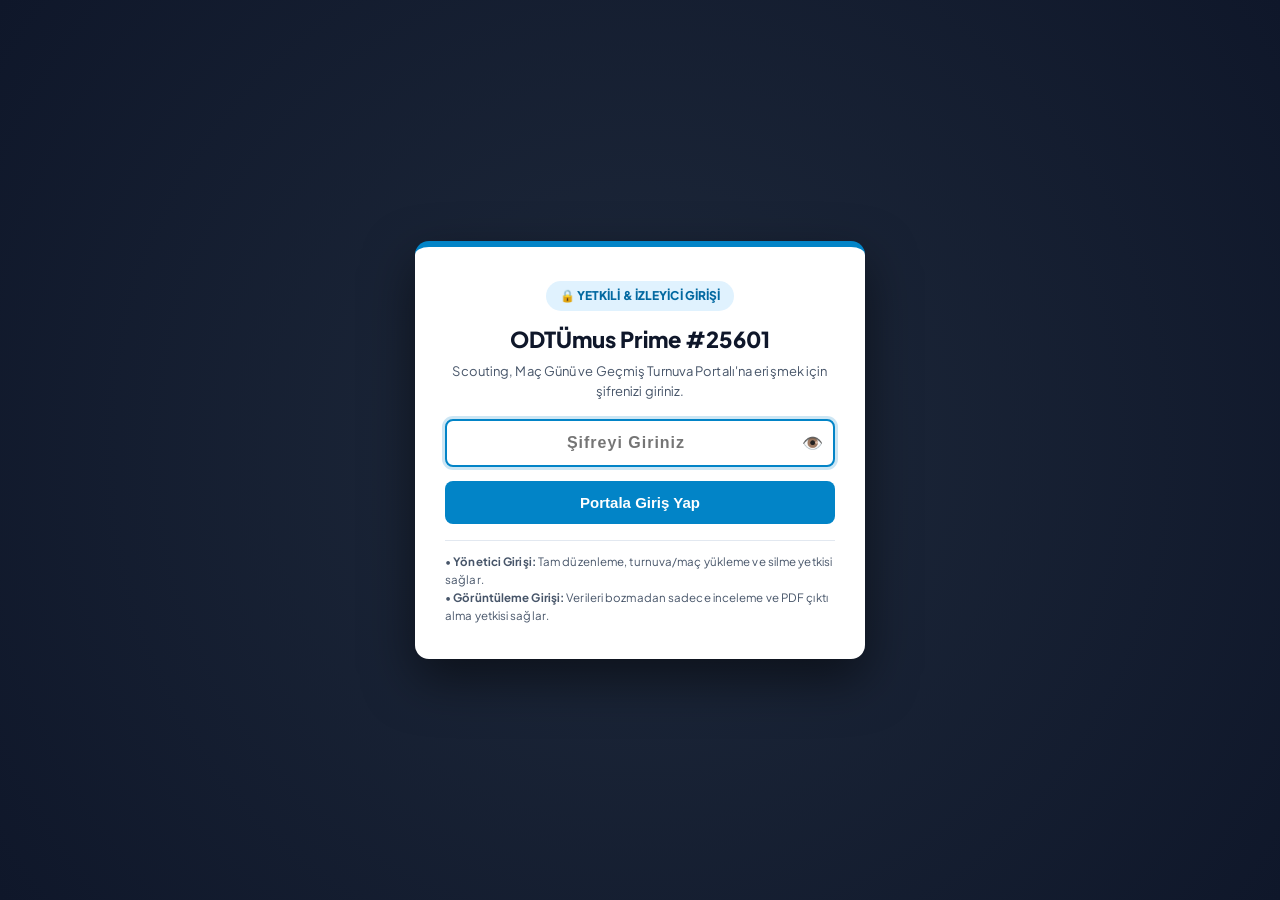
<file: scouting.html>
<!DOCTYPE html>
<html lang="tr">
<head>
<meta charset="UTF-8">
<meta name="viewport" content="width=device-width, initial-scale=1.0">
<title>ODTÜmus Prime #25601 | Scouting, Maç Günü & Geçmiş Turnuva Portalı</title>
<style>
  @import url('https://fonts.googleapis.com/css2?family=Plus+Jakarta+Sans:wght@400;500;600;700;800&display=swap');

  :root {
    --primary-text: #0f172a;
    --heading-blue: #0369a1;
    --th-bg: #f0f9ff;
    --th-text: #0c4a6e;
    --sec-bg: #e0f2fe;
    --sec-border: #0284c7;
    --accent: #d97706;
    --border: #94a3b8;
    --bg-light: #f8fafc;
  }

  * {
    box-sizing: border-box;
    margin: 0;
    padding: 0;
  }

  /* ÇOK DAHA OKUNAKLI YAZI FONTU VE NET KONTRAST */
  body {
    font-family: 'Plus Jakarta Sans', 'Segoe UI', Roboto, Helvetica, Arial, sans-serif;
    background: #cbd5e1;
    color: var(--primary-text);
    font-size: 12.2px;
    line-height: 1.5;
    letter-spacing: 0.1px;
    -webkit-font-smoothing: antialiased;
  }

  /* ================= ŞİFRE GİRİŞ EKRANI (LOGIN GATE) ================= */
  #loginOverlay {
    position: fixed;
    inset: 0;
    background: radial-gradient(circle at center, #1e293b 0%, #0f172a 100%);
    z-index: 9999;
    display: flex;
    justify-content: center;
    align-items: center;
    padding: 20px;
  }
  .login-card {
    background: #ffffff;
    width: 100%;
    max-width: 450px;
    border-radius: 14px;
    padding: 34px 30px;
    text-align: center;
    box-shadow: 0 20px 50px rgba(0,0,0,0.5);
    border-top: 6px solid var(--sec-border);
  }
  .login-badge {
    display: inline-block;
    background: #e0f2fe;
    color: #0369a1;
    font-weight: 800;
    font-size: 12px;
    padding: 6px 14px;
    border-radius: 20px;
    margin-bottom: 12px;
  }
  .login-card h2 {
    font-size: 22px;
    font-weight: 800;
    color: #0f172a;
    margin-bottom: 6px;
  }
  .login-card p {
    font-size: 13px;
    color: #475569;
    margin-bottom: 18px;
  }
  .pass-wrapper {
    position: relative;
    margin-bottom: 14px;
  }
  .login-input {
    width: 100%;
    padding: 13px 42px 13px 14px;
    border: 2px solid #94a3b8;
    border-radius: 8px;
    font-size: 16px;
    font-weight: 700;
    text-align: center;
    letter-spacing: 1px;
    outline: none;
    transition: 0.2s;
  }
  .login-input:focus {
    border-color: var(--sec-border);
    box-shadow: 0 0 0 3px rgba(2, 132, 199, 0.2);
  }
  .toggle-eye {
    position: absolute;
    right: 12px;
    top: 50%;
    transform: translateY(-50%);
    background: none;
    border: none;
    cursor: pointer;
    font-size: 17px;
    color: #475569;
  }
  .login-btn {
    width: 100%;
    background: var(--sec-border);
    color: #ffffff;
    border: none;
    padding: 13px;
    border-radius: 8px;
    font-size: 15px;
    font-weight: 800;
    cursor: pointer;
    transition: 0.2s;
  }
  .login-btn:hover {
    background: #0369a1;
  }
  .login-error {
    color: #dc2626;
    font-size: 12.5px;
    font-weight: 700;
    margin-top: 12px;
    display: none;
  }
  .login-hint {
    margin-top: 16px;
    padding-top: 12px;
    border-top: 1px solid #e2e8f0;
    font-size: 11.5px;
    color: #475569;
    text-align: left;
    line-height: 1.55;
  }

  #appContent {
    display: none;
  }

  /* SADECE GÖRÜNTÜLEME (VIEW-ONLY) MODU KISITLAMALARI */
  body.readonly-mode .admin-only {
    display: none !important;
  }
  body.readonly-mode [contenteditable] {
    pointer-events: none !important;
    cursor: default !important;
  }
  body.readonly-mode .chk,
  body.readonly-mode .rate-btn,
  body.readonly-mode .color-badge,
  body.readonly-mode .res-badge {
    pointer-events: none !important;
    cursor: default !important;
  }

  /* ================= ÜST KONTROL BARI ================= */
  .toolbar {
    position: sticky;
    top: 0;
    z-index: 999;
    background: #ffffff;
    color: #0f172a;
    padding: 10px 18px;
    display: flex;
    flex-wrap: wrap;
    justify-content: space-between;
    align-items: center;
    gap: 10px;
    box-shadow: 0 3px 12px rgba(0,0,0,0.12);
    border-bottom: 3px solid var(--sec-border);
  }
  .toolbar-left, .toolbar-right {
    display: flex;
    align-items: center;
    gap: 8px;
    flex-wrap: wrap;
  }
  .toolbar h1 {
    font-size: 15px;
    font-weight: 800;
    color: var(--heading-blue);
    margin-right: 4px;
  }
  .toolbar select {
    padding: 7px 12px;
    border-radius: 6px;
    border: 1.5px solid #64748b;
    background: #f8fafc;
    color: #0f172a;
    font-size: 12.5px;
    font-weight: 700;
    cursor: pointer;
    font-family: inherit;
  }
  .btn {
    border: none;
    padding: 7px 12px;
    border-radius: 6px;
    font-weight: 700;
    font-size: 12px;
    cursor: pointer;
    transition: 0.15s;
    display: inline-flex;
    align-items: center;
    gap: 5px;
    font-family: inherit;
  }
  .btn-import { background: #e0f2fe; color: #0369a1; border: 1px solid #7dd3fc; }
  .btn-import:hover { background: #bae6fd; }
  .btn-match { background: #fef3c7; color: #92400e; border: 1px solid #fcd34d; }
  .btn-match:hover { background: #fde68a; }
  .btn-save { background: #dcfce7; color: #166534; border: 1px solid #86efac; }
  .btn-save:hover { background: #bbf7d0; }
  .btn-print { background: #0284c7; color: #ffffff; }
  .btn-print:hover { background: #0369a1; }
  .btn-lock { background: #fee2e2; color: #991b1b; border: 1px solid #fca5a5; }
  .btn-lock:hover { background: #fecaca; }

  .mode-badge {
    font-size: 11.5px;
    font-weight: 800;
    padding: 5px 10px;
    border-radius: 6px;
  }
  .mode-admin { background: #dcfce7; color: #166534; border: 1px solid #86efac; }
  .mode-view { background: #fef3c7; color: #92400e; border: 1px solid #fcd34d; }

  .quick-event-editor {
    display: flex;
    align-items: center;
    gap: 8px;
    background: #f1f5f9;
    padding: 5px 10px;
    border-radius: 6px;
    border: 1px solid #94a3b8;
    font-size: 11.5px;
  }
  .quick-event-editor label {
    display: inline-flex;
    align-items: center;
    gap: 4px;
    cursor: pointer;
    color: #0f172a;
    font-weight: 700;
  }

  /* Modallar */
  .modal-overlay {
    display: none;
    position: fixed;
    inset: 0;
    background: rgba(15, 23, 42, 0.65);
    z-index: 2000;
    justify-content: center;
    align-items: center;
    padding: 20px;
  }
  .modal-card {
    background: #fff;
    width: 100%;
    max-width: 860px;
    border-radius: 12px;
    padding: 22px;
    box-shadow: 0 10px 30px rgba(0,0,0,0.3);
    max-height: 92vh;
    overflow-y: auto;
  }
  .modal-card h3 { font-size: 16.5px; color: var(--heading-blue); margin-bottom: 6px; font-weight: 800; }
  .modal-card p { font-size: 12.8px; color: #334155; margin-bottom: 14px; }
  .import-grid { display: grid; grid-template-columns: 1fr 1fr; gap: 12px; margin-bottom: 15px; }
  .import-box { border: 1px solid #94a3b8; border-radius: 8px; padding: 12px; background: #f8fafc; }
  .import-box label { font-weight: 700; font-size: 12px; display: flex; justify-content: space-between; margin-bottom: 6px; }
  .import-box label a { color: #0284c7; text-decoration: none; }
  .import-box textarea { width: 100%; height: 90px; border: 1px solid #64748b; border-radius: 6px; padding: 8px; font-size: 12px; font-family: monospace; }

  /* ================= A4 SAYFA DÜZENİ ================= */
  .page {
    width: 210mm;
    min-height: 296mm;
    background: #ffffff;
    margin: 16px auto;
    padding: 10mm 12mm;
    box-shadow: 0 4px 16px rgba(0,0,0,0.15);
    display: flex;
    flex-direction: column;
    justify-content: space-between;
    page-break-after: always;
    break-after: page;
    position: relative;
  }

  .header-banner {
    display: flex;
    justify-content: space-between;
    align-items: center;
    background: #f8fafc;
    color: #0f172a;
    padding: 8px 14px;
    border-radius: 6px;
    border: 1.5px solid #94a3b8;
    border-left: 6px solid var(--sec-border);
    margin-bottom: 6px;
  }
  .header-title h2 { font-size: 15.2px; font-weight: 800; color: #0c4a6e; letter-spacing: -0.2px; }
  .header-title p { font-size: 10.8px; color: #334155; margin-top: 2px; font-weight: 600; }
  .team-badge { text-align: right; }
  .team-badge .num { font-size: 20px; font-weight: 800; color: var(--accent); }
  .team-badge .page-ind { font-size: 9.8px; color: #475569; font-weight: 700; text-transform: uppercase; }

  .section-title {
    background: var(--sec-bg);
    color: #0c4a6e;
    font-weight: 800;
    font-size: 11.5px;
    padding: 5px 10px;
    border-left: 4px solid var(--sec-border);
    border-radius: 4px;
    margin: 6px 0 5px 0;
    text-transform: uppercase;
    letter-spacing: 0.2px;
    display: flex;
    justify-content: space-between;
    align-items: center;
  }

  table.info-table {
    width: 100%;
    border-collapse: collapse;
    margin-bottom: 5px;
    font-size: 12px;
  }
  table.info-table th, table.info-table td {
    border: 1px solid var(--border);
    padding: 5.5px 9px;
    text-align: left;
    vertical-align: middle;
  }
  table.info-table th {
    background: var(--th-bg);
    color: var(--th-text);
    font-weight: 800;
    width: 24%;
    font-size: 11.5px;
  }
  table.info-table td {
    background: #ffffff;
    color: #0f172a;
    font-weight: 500;
  }

  /* TURNUVA BLOKLARI VE MAÇ TABLOSU STİLLERİ */
  .tournament-block {
    border: 1.5px solid #94a3b8;
    border-radius: 6px;
    margin-bottom: 7px;
    background: #ffffff;
    overflow: hidden;
  }
  .tournament-header {
    background: #f1f5f9;
    padding: 5px 10px;
    border-bottom: 1px solid #94a3b8;
    display: flex;
    justify-content: space-between;
    align-items: center;
    font-weight: 800;
    font-size: 11.5px;
    color: #0f172a;
  }
  .tournament-header.past {
    background: #fef3c7;
    color: #92400e;
  }

  table.match-table {
    width: 100%;
    border-collapse: collapse;
    font-size: 11.3px;
  }
  table.match-table th {
    background: var(--th-bg);
    color: var(--th-text);
    border-bottom: 1px solid var(--border);
    border-right: 1px solid var(--border);
    padding: 5px 6px;
    font-weight: 800;
    text-align: center;
    font-size: 10.8px;
  }
  table.match-table td {
    border-bottom: 1px solid #cbd5e1;
    border-right: 1px solid #cbd5e1;
    padding: 4.5px 6px;
    vertical-align: middle;
    font-weight: 600;
  }
  table.match-table tr:last-child td {
    border-bottom: none;
  }
  table.match-table tr.playoff-row td {
    background: #fffbeb;
    font-weight: 800;
  }

  .color-badge {
    display: inline-block;
    padding: 2px 7px;
    border-radius: 4px;
    font-weight: 800;
    font-size: 10.2px;
    cursor: pointer;
    user-select: none;
    text-align: center;
    min-width: 66px;
  }
  .color-red { background: #fee2e2; color: #991b1b; border: 1px solid #f87171; }
  .color-blue { background: #dbeafe; color: #1e40af; border: 1px solid #60a5fa; }
  .color-none { background: #f1f5f9; color: #475569; border: 1px solid #94a3b8; }

  .res-badge {
    display: inline-block;
    padding: 2px 6px;
    border-radius: 4px;
    font-weight: 800;
    font-size: 10.2px;
    cursor: pointer;
    user-select: none;
    text-align: center;
    min-width: 48px;
  }
  .res-win { background: #dcfce7; color: #166534; border: 1px solid #4ade80; }
  .res-loss { background: #fee2e2; color: #991b1b; border: 1px solid #f87171; }
  .res-tie { background: #fef3c7; color: #92400e; border: 1px solid #fcd34d; }
  .res-none { background: #f8fafc; color: #64748b; border: 1px solid #94a3b8; }

  .btn-mini {
    background: #ffffff;
    color: #0369a1;
    border: 1px solid #0284c7;
    border-radius: 4px;
    padding: 2px 8px;
    font-size: 10.2px;
    font-weight: 700;
    cursor: pointer;
    font-family: inherit;
  }
  .btn-mini:hover { background: #e0f2fe; }
  .btn-mini-danger {
    background: #fee2e2;
    color: #991b1b;
    border: 1px solid #f87171;
    border-radius: 4px;
    padding: 2px 8px;
    font-size: 10.2px;
    font-weight: 700;
    cursor: pointer;
    font-family: inherit;
  }
  .btn-mini-danger:hover { background: #fecaca; }

  .btn-del-row {
    background: transparent;
    border: none;
    color: #64748b;
    font-weight: 800;
    cursor: pointer;
    font-size: 13px;
    padding: 0 3px;
  }
  .btn-del-row:hover { color: #dc2626; }

  /* DÜZENLENEBİLİR (EDITABLE) ALAN STİLLERİ */
  [contenteditable="true"] {
    outline: none;
    border-radius: 3px;
    transition: background 0.15s, box-shadow 0.15s;
    min-height: 17px;
    cursor: text;
  }
  [contenteditable="true"]:hover {
    background: #fefce8 !important;
    box-shadow: inset 0 0 0 1px #fde047;
  }
  [contenteditable="true"]:focus {
    background: #fef9c3 !important;
    box-shadow: inset 0 0 0 1.5px #eab308;
  }
  [contenteditable="true"]:empty:before {
    content: attr(data-placeholder);
    color: #94a3b8;
    font-style: italic;
  }

  .event-pill {
    display: inline-block;
    background: #fef3c7;
    color: #92400e;
    border: 1px solid #f59e0b;
    padding: 2px 8px;
    border-radius: 4px;
    font-weight: 700;
    font-size: 11px;
    margin-right: 5px;
    margin-bottom: 2px;
  }
  .event-pill.hisar {
    background: #e0e7ff;
    color: #1e40af;
    border-color: #6366f1;
  }

  .grid-2 {
    display: grid;
    grid-template-columns: 1fr 1fr;
    gap: 8px;
    margin-bottom: 5px;
  }

  .box {
    border: 1px solid var(--border);
    border-radius: 4px;
    padding: 6px 9px;
    background: #ffffff;
    font-size: 11.8px;
  }
  .box-fill { background: var(--bg-light); }
  .box h4 {
    font-size: 11px;
    font-weight: 800;
    color: #0c4a6e;
    background: #f0f9ff;
    border-bottom: 1px solid var(--border);
    margin: -6px -9px 5px -9px;
    padding: 4px 9px;
    border-radius: 3px 3px 0 0;
  }

  .chk-row {
    display: flex;
    flex-wrap: wrap;
    gap: 10px;
    padding: 3px 0;
    font-size: 11.2px;
    font-weight: 600;
  }
  .chk {
    display: inline-flex;
    align-items: center;
    gap: 5px;
    cursor: pointer;
    user-select: none;
  }
  .square {
    width: 13px;
    height: 13px;
    border: 1.5px solid #334155;
    display: inline-flex;
    align-items: center;
    justify-content: center;
    border-radius: 3px;
    background: #fff;
    font-size: 10px;
    font-weight: 900;
    color: #fff;
    transition: 0.1s;
  }
  .square.checked {
    background: #0284c7;
    border-color: #0284c7;
  }
  .square.checked::after {
    content: "✓";
  }

  .rate-group {
    display: inline-flex;
    gap: 5px;
    align-items: center;
  }
  .rate-btn {
    padding: 2px 7px;
    border: 1px solid #64748b;
    border-radius: 4px;
    background: #f8fafc;
    font-weight: 700;
    font-size: 10.8px;
    cursor: pointer;
    user-select: none;
    transition: 0.1s;
  }
  .rate-btn:hover { border-color: #0284c7; }
  .rate-btn.active {
    background: #0284c7;
    color: #ffffff;
    border-color: #0369a1;
  }

  .notes-lines {
    height: 60px;
    background: repeating-linear-gradient(
      #fff,
      #fff 19px,
      #e2e8f0 20px
    );
    border: 1px solid var(--border);
    border-radius: 4px;
    padding: 2px 8px;
    font-size: 11.8px;
    line-height: 20px;
    overflow-y: auto;
  }

  .footer-bar {
    border-top: 1.5px solid #64748b;
    padding-top: 5px;
    display: flex;
    justify-content: space-between;
    font-size: 10.2px;
    color: #334155;
    font-weight: 700;
  }

  .tag {
    display: inline-block;
    padding: 2px 8px;
    border-radius: 4px;
    font-size: 10px;
    font-weight: 800;
  }
  .tag-vet { background: #fef3c7; color: #92400e; border: 1px solid #f59e0b; }
  .tag-rookie { background: #dcfce7; color: #166534; border: 1px solid #4ade80; }

  .official-link {
    color: #0284c7;
    text-decoration: none;
    font-weight: 700;
    font-size: 10.8px;
  }

  @media print {
    body { background: #fff; }
    .toolbar, .modal-overlay, #loginOverlay, .no-print, .admin-only { display: none !important; }
    body:not(.authenticated) #appContent { display: none !important; }
    .page {
      margin: 0;
      box-shadow: none;
      width: 210mm;
      min-height: 296mm;
    }
    [contenteditable="true"]:hover, [contenteditable="true"]:focus {
      background: transparent !important;
      box-shadow: none !important;
    }
    @page {
      size: A4 portrait;
      margin: 0;
    }
  }
</style>
</head>
<body>

<!-- ================= 1. ŞİFRE KORUMA EKRANI (LOGIN GATE) ================= -->
<div id="loginOverlay">
  <div class="login-card">
    <div class="login-badge">🔒 YETKİLİ & İZLEYİCİ GİRİŞİ</div>
    <h2>ODTÜmus Prime #25601</h2>
    <p>Scouting, Maç Günü ve Geçmiş Turnuva Portalı'na erişmek için şifrenizi giriniz.</p>
    <div>
      <div class="pass-wrapper">
        <input type="password" id="pinInput" class="login-input" placeholder="Şifreyi Giriniz" autocomplete="off" autofocus onkeydown="if(event.key==='Enter') checkAccess()">
        <button type="button" class="toggle-eye" onclick="togglePasswordVisibility('pinInput')" title="Şifreyi Göster/Gizle">👁️</button>
      </div>
      <button type="button" class="login-btn" onclick="checkAccess()">Portala Giriş Yap</button>
      <div id="loginError" class="login-error">⚠️ Hatalı şifre! Lütfen tekrar deneyin.</div>
      <div class="login-hint">
        • <strong>Yönetici Girişi:</strong> Tam düzenleme, turnuva/maç yükleme ve silme yetkisi sağlar.<br>
        • <strong>Görüntüleme Girişi:</strong> Verileri bozmadan sadece inceleme ve PDF çıktı alma yetkisi sağlar.
      </div>
    </div>
  </div>
</div>

<!-- ================= 2. ANA UYGULAMA İÇERİĞİ ================= -->
<div id="appContent">
  <div class="toolbar">
    <div class="toolbar-left">
      <h1>🤖 #25601 Scouting Portalı</h1>
      <select id="teamFilter" onchange="onTeamSelect()">
        <option value="all">Tüm Takımları Göster (35 Takım)</option>
      </select>

      <button class="btn btn-import admin-only" onclick="openImportModal()" title="Resmi turnuva katılımcı listelerini yapıştırarak eşitle">📥 Katılımcı Eşitle</button>
      <button class="btn btn-match admin-only" onclick="openMatchImportModal()" title="Turnuva seçip maç programını toplu yükle veya şifreyle sil">⚡ Turnuva Maç Programı Yükle / Sil</button>

      <!-- Seçili Takımın 2026 Turnuvalarını Hızlı Güncelleme Kutusu -->
      <div class="quick-event-editor admin-only" id="eventEditorBox" style="display:none;">
        <span style="color:#0369a1; font-weight:800;">Bu Yıl:</span>
        <label><input type="checkbox" value="1. Hisar Turnuvası (5 Aralık 2026)" onchange="updateTeamEvents()"> 1. Hisar</label>
        <label><input type="checkbox" value="2. Hisar Turnuvası (6 Aralık 2026)" onchange="updateTeamEvents()"> 2. Hisar</label>
        <label><input type="checkbox" value="1. Piri Reis Turnuvası (19 Aralık 2026)" onchange="updateTeamEvents()"> 1. Piri Reis</label>
        <label><input type="checkbox" value="2. Piri Reis Turnuvası (20 Aralık 2026)" onchange="updateTeamEvents()"> 2. Piri Reis</label>
      </div>
    </div>

    <div class="toolbar-right">
      <span id="roleBadge" class="mode-badge mode-admin">✏️ Yönetici Modu</span>
      <span class="save-badge admin-only" id="saveStatus" style="font-weight:700; color:#166534; font-size:11.5px;">✓ Kayıt Aktif</span>
      <button class="btn btn-save admin-only" onclick="exportJSON()" title="Doldurulan tüm bilgileri bilgisayara yedekle">💾 Yedek İndir</button>
      <button class="btn btn-import admin-only" onclick="document.getElementById('fileInput').click()" title="Daha önce indirilen .json yedeğini yükle">📂 Yedek Yükle</button>
      <input type="file" id="fileInput" accept=".json" style="display:none" onchange="importJSON(event)">
      <button class="btn btn-print" onclick="window.print()">🖨️ PDF / Yazdır</button>
      <button class="btn btn-lock" onclick="lockPortal()" title="Portalı Kilitle">🔒 Çıkış</button>
    </div>
  </div>

  <!-- MODAL 1: 4 Turnuva Linkinden Toplu Katılımcı Aktarma Modalı -->
  <div class="modal-overlay" id="importModal">
    <div class="modal-card">
      <h3>📥 Resmi FIRST Turnuva Sayfalarından (TREYQ1, TREYQ2, TRTUQ1, TRTUQ2) Katılımcı Eşitleme</h3>
      <p>Aşağıdaki 4 resmi bağlantıya tıklayıp açılan sayfadaki tabloyu (<strong>Ctrl+A</strong> ve <strong>Ctrl+C</strong> ile) kopyalayıp ilgili kutuya yapıştırın. Sistem 5 haneli takım numaralarını otomatik okuyup 35 takımın tamamının 2026 turnuvalarını güncelleyecektir.</p>
      
      <div class="import-grid">
        <div class="import-box">
          <label><span>1. Hisar Turnuvası (TREYQ1)</span><a href="https://ftc-events.firstinspires.org/2026/TREYQ1" target="_blank">Sayfayı Aç ↗</a></label>
          <textarea id="txt_TREYQ1" placeholder="TREYQ1 sayfasındaki metni buraya yapıştırın..."></textarea>
        </div>
        <div class="import-box">
          <label><span>2. Hisar Turnuvası (TREYQ2)</span><a href="https://ftc-events.firstinspires.org/2026/TREYQ2" target="_blank">Sayfayı Aç ↗</a></label>
          <textarea id="txt_TREYQ2" placeholder="TREYQ2 sayfasındaki metni buraya yapıştırın..."></textarea>
        </div>
        <div class="import-box">
          <label><span>1. Piri Reis Turnuvası (TRTUQ1)</span><a href="https://ftc-events.firstinspires.org/2026/TRTUQ1" target="_blank">Sayfayı Aç ↗</a></label>
          <textarea id="txt_TRTUQ1" placeholder="TRTUQ1 sayfasındaki metni buraya yapıştırın..."></textarea>
        </div>
        <div class="import-box">
          <label><span>2. Piri Reis Turnuvası (TRTUQ2)</span><a href="https://ftc-events.firstinspires.org/2026/TRTUQ2" target="_blank">Sayfayı Aç ↗</a></label>
          <textarea id="txt_TRTUQ2" placeholder="TRTUQ2 sayfasındaki metni buraya yapıştırın..."></textarea>
        </div>
      </div>

      <div style="display:flex; justify-content:space-between; align-items:center;">
        <span id="importStatus" style="font-weight:700; color:#166534; font-size:12.5px;"></span>
        <div style="display:flex; gap:10px;">
          <button class="btn" style="background:#e2e8f0; color:#0f172a;" onclick="closeImportModal()">Kapat</button>
          <button class="btn btn-print" onclick="processBulkImport()">✅ Eşitle ve Kaydet</button>
        </div>
      </div>
    </div>
  </div>

  <!-- MODAL 2: Turnuva Seçimli Toplu Maç Programı Yükleme & Şifreli Toplu Silme Modalı -->
  <div class="modal-overlay" id="matchImportModal">
    <div class="modal-card">
      <h3>⚡ Turnuva Seçimli Toplu Maç Programı Yükleyici & Yönetici</h3>
      <p>Önce işlem yapmak istediğiniz <strong>Turnuvayı</strong> seçin (Örn: <em>1. Piri Reis Turnuvası</em>). Maç programını yapıştırıp yüklediğinizde tüm maçlar takımların sayfalarına <strong>numara ve takım adlarıyla</strong> otomatik dağılır. Daha sonra <em>2. Piri Reis Turnuvası</em>'nı seçip onu da yükleyebilirsiniz; her ikisi de takım sayfasında ayrı ayrı görünür.</p>

      <div style="display:grid; grid-template-columns: 1fr 1fr; gap:12px; margin-bottom:12px; background:#f0f9ff; padding:12px; border-radius:8px; border:1px solid #7dd3fc;">
        <div>
          <label style="font-weight:800; font-size:12px; color:#0c4a6e; display:block; margin-bottom:4px;">1. Hangi Turnuvanın Maçları?</label>
          <select id="matchTournamentSelect" style="width:100%; padding:8px; border-radius:6px; border:1.5px solid #0284c7; font-weight:700; font-size:12.5px;">
            <option value="1. Piri Reis Turnuvası (19 Aralık 2026)">📍 1. Piri Reis Turnuvası (19 Aralık 2026)</option>
            <option value="2. Piri Reis Turnuvası (20 Aralık 2026)">📍 2. Piri Reis Turnuvası (20 Aralık 2026)</option>
            <option value="1. Hisar Turnuvası (5 Aralık 2026)">📍 1. Hisar Turnuvası (5 Aralık 2026)</option>
            <option value="2. Hisar Turnuvası (6 Aralık 2026)">📍 2. Hisar Turnuvası (6 Aralık 2026)</option>
            <option value="2026-2027 Türkiye Şampiyonası">🏆 2026-2027 Türkiye Şampiyonası</option>
            <option value="Hazırlık / Scrimmage Turnuvası">⚙️ Hazırlık / Scrimmage Turnuvası</option>
          </select>
        </div>
        <div>
          <label style="font-weight:800; font-size:12px; color:#0c4a6e; display:block; margin-bottom:4px;">2. Hangi Takımlara Dağıtılsın?</label>
          <select id="matchImportTarget" style="width:100%; padding:8px; border-radius:6px; border:1.5px solid #64748b; font-weight:700; font-size:12.5px;">
            <option value="auto">🔄 Tüm Takımlara Otomatik Dağıt (4 Takımlı Fikstür)</option>
          </select>
        </div>
      </div>

      <div class="import-box" style="margin-bottom:14px;">
        <label>
          <span>Otomatik Fikstür Formatı: İçinde 4 adet takım numarası geçen her satırı otomatik Kırmızı (İlk 2) ve Mavi (Son 2) olarak ayırır, skor varsa (Örn: 145-120) onu da yazar ve takım isimlerini otomatik ekler!</span>
        </label>
        <textarea id="txt_MatchList" style="height:145px;" placeholder="Örnek 1 (Sadece Eşleşme Fikstürü):&#10;Q-1   25601 24140   25155 24230&#10;Q-5   25171 30749   25601 25153&#10;&#10;Örnek 2 (Skorlu Maç Sonucu veya Playoff/Final):&#10;Q-12  145 - 110   25601 24140   25155 24230&#10;Final-1  180 - 165  25601 25153  25039 24230"></textarea>
      </div>

      <div style="display:flex; justify-content:space-between; align-items:center; flex-wrap:wrap; gap:10px;">
        <button class="btn btn-lock" onclick="promptDeleteTournamentMatches()" title="Seçili turnuvanın tüm maçlarını şifre onayıyla siler">🗑️ Seçili Turnuvanın Tüm Maçlarını Sil (Şifreli)</button>
        <span id="matchImportStatus" style="font-weight:800; color:#166534; font-size:12.5px;"></span>
        <div style="display:flex; gap:10px;">
          <button class="btn" style="background:#e2e8f0; color:#0f172a;" onclick="closeMatchImportModal()">Kapat</button>
          <button class="btn btn-print" onclick="processMatchImport()">⚡ Seçili Turnuvaya Maçları Yükle</button>
        </div>
      </div>
    </div>
  </div>

  <!-- MODAL 3: Şifre Onaylı Silme Güvenlik Modalı -->
  <div class="modal-overlay" id="confirmDeleteModal">
    <div class="modal-card" style="max-width:440px; text-align:center;">
      <h3 style="color:#dc2626;">⚠️ Güvenlik Onayı Gerekiyor</h3>
      <p id="confirmDeleteText" style="margin-top:8px; font-weight:600;">Bu silme işlemini gerçekleştirmek için lütfen Yönetici Şifresini tekrar giriniz.</p>
      <div class="pass-wrapper" style="margin-top:12px;">
        <input type="password" id="confirmPinInput" class="login-input" placeholder="Yönetici Şifresi" autocomplete="off" onkeydown="if(event.key==='Enter') executeProtectedDelete()">
      </div>
      <div id="confirmPinError" style="color:#dc2626; font-weight:700; font-size:12px; display:none; margin-bottom:10px;">❌ Yönetici şifresi hatalı! İşlem iptal edildi.</div>
      <div style="display:flex; justify-content:center; gap:10px;">
        <button class="btn" style="background:#e2e8f0; color:#0f172a;" onclick="closeConfirmDeleteModal()">Vazgeç</button>
        <button class="btn btn-lock" onclick="executeProtectedDelete()">🗑️ Onayla ve Sil</button>
      </div>
    </div>
  </div>

  <div id="pagesContainer"></div>
</div>

<script>
// ============================================================================
// 🔐 ÇİFT KADEMELİ GİZLİ ŞİFRE DOĞRULAMA (Yönetici & Sadece Görüntüleme)
// Kaynak kodunda şifreler açık metin olarak kesinlikle yer almaz.
// Yönetici: 25601Odtu!  |  Görüntüleme (İzleyici): 25601Izle (veya 25601izle)
// ============================================================================
let currentRole = null;
let pendingDeleteAction = null;

function verifyRole(input) {
  if (!input) return null;
  try {
    const clean = input.trim();
    const enc = btoa(clean);
    // Yönetici Şifresi: 25601Odtu!
    if (enc === "MjU2MDFPZHR1IQ==" || enc === "MjU2MDFvZHR1IQ==" || enc === "MjU2MDFPZHR1") {
      return "admin";
    }
    // Görüntüleme Şifresi: 25601Izle / 25601izle / 25601
    if (enc === "MjU2MDFJemxl" || enc === "MjU2MDFpemxl" || enc === "MjU2MDFJemxlIQ==" || enc === "MjU2MDE=") {
      return "viewer";
    }
    return null;
  } catch (err) {
    return null;
  }
}

function verifyAdminOnly(input) {
  return verifyRole(input) === "admin";
}

function togglePasswordVisibility(inputId) {
  const inp = document.getElementById(inputId);
  inp.type = inp.type === "password" ? "text" : "password";
}

function checkAccess() {
  const inp = document.getElementById("pinInput");
  const err = document.getElementById("loginError");
  const role = verifyRole(inp.value);
  if (role) {
    currentRole = role;
    try { sessionStorage.setItem("odtumus_auth_role", role); } catch (e) {}
    unlockPortal(role);
  } else {
    err.style.display = "block";
    inp.value = "";
    inp.focus();
  }
}

function unlockPortal(role) {
  currentRole = role || "viewer";
  document.getElementById("loginOverlay").style.display = "none";
  document.getElementById("appContent").style.display = "block";
  document.body.classList.add("authenticated");

  const badge = document.getElementById("roleBadge");
  if (currentRole === "admin") {
    document.body.classList.remove("readonly-mode");
    badge.className = "mode-badge mode-admin";
    badge.textContent = "✏️ Yönetici Modu (Tam Yetki)";
  } else {
    document.body.classList.add("readonly-mode");
    badge.className = "mode-badge mode-view";
    badge.textContent = "👁️ Sadece Görüntüleme Modu";
  }

  populateDropdown();
  renderAllTeams(document.getElementById("teamFilter").value || "all");
}

function lockPortal() {
  try { sessionStorage.removeItem("odtumus_auth_role"); } catch (e) {}
  currentRole = null;
  document.body.classList.remove("authenticated", "readonly-mode");
  document.getElementById("pagesContainer").innerHTML = "";
  document.getElementById("appContent").style.display = "none";
  document.getElementById("loginOverlay").style.display = "flex";
  document.getElementById("pinInput").value = "";
}

// ŞİFRE ONAYLI SİLME MODALI YÖNETİMİ
function requestProtectedDelete(descriptionText, callbackFn) {
  if (currentRole !== "admin") return;
  pendingDeleteAction = callbackFn;
  document.getElementById("confirmDeleteText").textContent = descriptionText + " (Devam etmek için Yönetici Şifresini giriniz)";
  document.getElementById("confirmPinInput").value = "";
  document.getElementById("confirmPinError").style.display = "none";
  document.getElementById("confirmDeleteModal").style.display = "flex";
  document.getElementById("confirmPinInput").focus();
}

function closeConfirmDeleteModal() {
  pendingDeleteAction = null;
  document.getElementById("confirmDeleteModal").style.display = "none";
}

function executeProtectedDelete() {
  const val = document.getElementById("confirmPinInput").value;
  if (verifyAdminOnly(val)) {
    const fn = pendingDeleteAction;
    closeConfirmDeleteModal();
    if (typeof fn === "function") fn();
  } else {
    document.getElementById("confirmPinError").style.display = "block";
    document.getElementById("confirmPinInput").value = "";
    document.getElementById("confirmPinInput").focus();
  }
}

// ============================================================================
// 🏷️ TAKIM NUMARASI -> "#NUMARA TAKIM ADI" OTOMATİK SÖZLÜĞÜ (Geçmiş + Güncel)
// ============================================================================
const teamNameDirectory = {
  "23911": "Aydos",
  "24140": "Lavender Robotics",
  "24230": "AG Robotik",
  "24501": "ERROR",
  "25039": "Golden Horn Jr",
  "25137": "Kuanta Robotics",
  "25153": "Cartesian Robotics",
  "25155": "MechaWolves",
  "25156": "ROBEST",
  "25160": "ÇAKATECH",
  "25163": "NoktaParantez",
  "25167": "TECHNORAMS",
  "25168": "Şişli BİLSEM Robotics",
  "25169": "TECHNOKA JUNIOR",
  "25170": "Techtolia Junior",
  "25171": "RoboTakev",
  "25184": "PARS THUNDERS",
  "25185": "PARS BASAKSEHIR",
  "25186": "PARS JR",
  "25561": "Sea Dragons Jr.",
  "25563": "SkyZone",
  "25564": "Mid-CHAOTICS",
  "25571": "ROBİSTİM",
  "25572": "THEMİST",
  "25577": "ZAĞANOS",
  "25578": "Maker Bee",
  "25579": "Maker Must",
  "25580": "Lunea Lumen FTC",
  "25601": "ODTÜmus Prime",
  "25602": "DaçkaBots",
  "26363": "Florya Bisons",
  "27624": "Tech4Peace Jr.",
  "28307": "CON-SCIENCE",
  "28743": "Jr. AG Robotik",
  "29304": "Sultangazi BİM",
  "29613": "Joyful Robotics",
  "30749": "Siyabot Robotics",
  "30754": "İkizce",
  "30761": "Orontes Robot",
  "30766": "RISING STAR",
  "30771": "Roborabat",
  "32012": "Okeanos Robotics",
  "32222": "NEO Robotics",
  "32334": "Asteria",
  "33650": "Tulpar FTC",
  "34173": "BorTech",
  "34250": "KAISER Jr.",
  "34313": "Berçelan Robotics",
  "36427": "ODTÜmus Prime",
  "37144": "Teknodinamik",
  "37224": "Trial of Allegiance",
  "37225": "Trial of Allegiance",
  "37308": "ibbtech",
  "37395": "NEXIS JR.",
  "37620": "ODTÜmus Prime",
  "37621": "Tech Enthusiast Team",
  "37677": "Qubit Robotics"
};

function formatTeamLabel(numStr) {
  const clean = String(numStr).replace(/[^0-9]/g, "");
  if (!clean) return numStr;
  const found = (typeof teams !== "undefined" ? teams : []).find(x => x.num === clean);
  const name = found ? found.name : teamNameDirectory[clean];
  return name ? `#${clean} ${name}` : `#${clean}`;
}

// ============================================================================
// 📜 GEÇEN YILKİ (2025-2026 DECODE) RESMİ TURNUVA VE MAÇ VERİLERİ (SAYFA 3 İÇİN)
// ============================================================================
const historical2025Data = {
  "25601": [
    {
      event: "2025-2026 3. Piri Reis Turnuvası (8 Kasım 2025) • Sıralama: 5.si (4G-1M) • Inspire Award 3rd Place & Yarı Finalist",
      matches: [
        { q: "Q-3", color: "Kırmızı", partner: "#25039 Golden Horn Jr", opponents: "#30771 Roborabat • #29613 Joyful Robotics", score: "80 - 125", result: "M", note: "İlk eleme maçı" },
        { q: "Q-11", color: "Mavi", partner: "#25571 ROBİSTİM", opponents: "#27624 Tech4Peace Jr. • #25577 ZAĞANOS", score: "64 - 61", result: "G", note: "Kritik son saniye galibiyeti" },
        { q: "Q-13", color: "Kırmızı", partner: "#24501 ERROR", opponents: "#25564 Mid-CHAOTICS • #30761 Orontes Robot", score: "50 - 35", result: "G", note: "Kararlı otonom ve teleop" },
        { q: "Q-18", color: "Mavi", partner: "#25163 NoktaParantez", opponents: "#25563 SkyZone • #25168 Şişli BİLSEM Robotics", score: "58 - 19", result: "G", note: "Net skor üstünlüğü" },
        { q: "Q-24", color: "Mavi", partner: "#25137 Kuanta Robotics", opponents: "#25155 MechaWolves • #28307 CON-SCIENCE", score: "79 - 65", result: "G", note: "4. galibiyet ile 5. sıraya yükseliş" },
        { q: "Playoff M-1", color: "Kırmızı", partner: "#25564 Mid-CHAOTICS", opponents: "#25577 ZAĞANOS • #25163 NoktaParantez", score: "123 - 51", result: "G", note: "İttifak Kaptanı olarak Playoff galibiyeti" },
        { q: "Playoff M-3", color: "Mavi", partner: "#25564 Mid-CHAOTICS", opponents: "#25602 DaçkaBots • #25039 Golden Horn Jr", score: "62 - 148", result: "M", note: "Üst tur mücadelesi" },
        { q: "Yarı Final M-5", color: "Kırmızı", partner: "#25564 Mid-CHAOTICS", opponents: "#24140 Lavender Robotics • #24501 ERROR", score: "62 - 88", result: "M", note: "Turnuva Yarı Finalisti & Inspire 3.sü" }
      ]
    },
    {
      event: "2025-2026 4. Piri Reis Turnuvası (9 Kasım 2025) • Sıralama: 10.su (38.26 npOPR)",
      matches: [
        { q: "Q-2", color: "Kırmızı", partner: "#25169 TECHNOKA JUNIOR", opponents: "#25170 Techtolia Junior • #25039 Golden Horn Jr", score: "64 - 122", result: "M", note: "" },
        { q: "Q-6", color: "Kırmızı", partner: "#27624 Tech4Peace Jr.", opponents: "#25169 TECHNOKA JUNIOR • #28307 CON-SCIENCE", score: "94 - 105", result: "M", note: "" },
        { q: "Q-13", color: "Mavi", partner: "#25168 Şişli BİLSEM Robotics", opponents: "#32012 Okeanos Robotics • #25564 Mid-CHAOTICS", score: "140 - 60", result: "G", note: "Yüksek skorlu galibiyet" },
        { q: "Q-22", color: "Mavi", partner: "#24230 AG Robotik", opponents: "#28743 Jr. AG Robotik • #25561 Sea Dragons Jr.", score: "270 - 84", result: "G", note: "270 puan ile turnuva rekoru maçı!" },
        { q: "Q-28", color: "Mavi", partner: "#25572 THEMİST", opponents: "#25156 ROBEST • #29613 Joyful Robotics", score: "87 - 107", result: "M", note: "" }
      ]
    },
    {
      event: "2025-2026 FTC Türkiye Şampiyonası (13-14 Aralık 2025) • Sıralama: 11.si (3G-2M • 47.93 npOPR)",
      matches: [
        { q: "Q-4", color: "Mavi", partner: "#25602 DaçkaBots", opponents: "#28743 Jr. AG Robotik • #32334 Asteria", score: "96 - 76", result: "G", note: "Ulusal şampiyona açılış galibiyeti" },
        { q: "Q-11", color: "Kırmızı", partner: "#27624 Tech4Peace Jr.", opponents: "#25039 Golden Horn Jr • #25577 ZAĞANOS", score: "115 - 156", result: "M", note: "" },
        { q: "Q-17", color: "Mavi", partner: "#25571 ROBİSTİM", opponents: "#25168 Şişli BİLSEM Robotics • #25170 Techtolia Junior", score: "86 - 94", result: "M", note: "" },
        { q: "Q-21", color: "Mavi", partner: "#26363 Florya Bisons", opponents: "#24140 Lavender Robotics • #25561 Sea Dragons Jr.", score: "108 - 101", result: "G", note: "Başabaş geçen kritik galibiyet" },
        { q: "Q-26", color: "Kırmızı", partner: "#24230 AG Robotik", opponents: "#28307 CON-SCIENCE • #25167 TECHNORAMS", score: "132 - 118", result: "G", note: "132 puanla şampiyona 11.liği" }
      ]
    }
  ],
  "24230": [
    {
      event: "2025-2026 1. Piri Reis Turnuvası (1 Kasım 2025) • Inspire Award 2nd Place & Winning Alliance (Şampiyon)",
      matches: [
        { q: "Q-3", color: "Kırmızı", partner: "#25186 PARS JR", opponents: "#32334 Asteria • #25039 Golden Horn Jr", score: "77 - 93", result: "M", note: "" },
        { q: "Q-5", color: "Mavi", partner: "#30766 RISING STAR", opponents: "#25602 DaçkaBots • #27624 Tech4Peace Jr.", score: "60 - 98", result: "M", note: "" },
        { q: "Q-12", color: "Mavi", partner: "#28743 Jr. AG Robotik", opponents: "#24140 Lavender Robotics • #25163 NoktaParantez", score: "70 - 13", result: "G", note: "Kardeş takım #28743 ile galibiyet" },
        { q: "Playoff M-1", color: "Mavi", partner: "#25039 Golden Horn Jr", opponents: "#29613 Joyful Robotics • #25185 PARS BASAKSEHIR", score: "139 - 65", result: "G", note: "Playoff açılış galibiyeti" },
        { q: "Playoff M-4", color: "Kırmızı", partner: "#25039 Golden Horn Jr", opponents: "#25171 RoboTakev • #25602 DaçkaBots", score: "133 - 109", result: "G", note: "Finale yükseliş" },
        { q: "Final M-6", color: "Kırmızı", partner: "#25039 Golden Horn Jr", opponents: "#29613 Joyful Robotics • #25185 PARS BASAKSEHIR", score: "130 - 119", result: "G", note: "🏆 Turnuva Şampiyonu & Inspire 2.si" }
      ]
    },
    {
      event: "2025-2026 4. Piri Reis Turnuvası (9 Kasım 2025) • Sıralama: 2.si (81.58 npOPR) • Inspire Award Winner & Şampiyon",
      matches: [
        { q: "Q-1", color: "Kırmızı", partner: "#25572 THEMİST", opponents: "#25167 TECHNORAMS • #26363 Florya Bisons", score: "154 - 79", result: "G", note: "" },
        { q: "Q-7", color: "Mavi", partner: "#25155 MechaWolves", opponents: "#24140 Lavender Robotics • #32222 NEO Robotics", score: "143 - 82", result: "G", note: "" },
        { q: "Q-22", color: "Mavi", partner: "#25601 ODTÜmus Prime", opponents: "#28743 Jr. AG Robotik • #25561 Sea Dragons Jr.", score: "270 - 84", result: "G", note: "270 puanlık rekor maç" },
        { q: "Q-24", color: "Mavi", partner: "#29613 Joyful Robotics", opponents: "#25578 Maker Bee • #27624 Tech4Peace Jr.", score: "197 - 114", result: "G", note: "" },
        { q: "Playoff M-3", color: "Kırmızı", partner: "#25039 Golden Horn Jr", opponents: "#28307 CON-SCIENCE • #24140 Lavender Robotics", score: "157 - 131", result: "G", note: "" },
        { q: "Final M-7", color: "Kırmızı", partner: "#25039 Golden Horn Jr", opponents: "#25155 MechaWolves • #29613 Joyful Robotics", score: "184 - 127", result: "G", note: "Final 1. Maç" },
        { q: "Final M-10", color: "Kırmızı", partner: "#25039 Golden Horn Jr", opponents: "#25155 MechaWolves • #29613 Joyful Robotics", score: "130 - 72", result: "G", note: "🏆 Turnuva Şampiyonu & Inspire 1.si" }
      ]
    },
    {
      event: "2025-2026 FTC Türkiye Şampiyonası (13-14 Aralık 2025) • Sıralama: 12.si (76.45 npOPR) & Playoff",
      matches: [
        { q: "Q-6", color: "Kırmızı", partner: "#25168 Şişli BİLSEM Robotics", opponents: "#25039 Golden Horn Jr • #24140 Lavender Robotics", score: "125 - 137", result: "M", note: "" },
        { q: "Q-12", color: "Mavi", partner: "#28743 Jr. AG Robotik", opponents: "#25170 Techtolia Junior • #29613 Joyful Robotics", score: "76 - 62", result: "G", note: "" },
        { q: "Q-16", color: "Kırmızı", partner: "#26363 Florya Bisons", opponents: "#25155 MechaWolves • #27624 Tech4Peace Jr.", score: "175 - 131", result: "G", note: "" },
        { q: "Q-26", color: "Kırmızı", partner: "#25601 ODTÜmus Prime", opponents: "#28307 CON-SCIENCE • #25167 TECHNORAMS", score: "132 - 118", result: "G", note: "" },
        { q: "Playoff M-1", color: "Kırmızı", partner: "#26363 Florya Bisons", opponents: "#25185 PARS BASAKSEHIR • #25184 PARS THUNDERS", score: "145 - 283", result: "M", note: "" },
        { q: "Playoff M-6", color: "Mavi", partner: "#26363 Florya Bisons", opponents: "#25171 RoboTakev • #25155 MechaWolves", score: "116 - 138", result: "M", note: "" }
      ]
    }
  ],
  "24140": [
    {
      event: "2025-2026 Piri Reis Turnuvaları & Türkiye Şampiyonası (Think, Reach & Sustain Ödülleri)",
      matches: [
        { q: "1.PR Q-16", color: "Mavi", partner: "#24230 AG Robotik", opponents: "#29613 Joyful Robotics • #25160 ÇAKATECH", score: "96 - 112", result: "M", note: "1. Piri Reis Think Award Winner" },
        { q: "3.PR Q-4", color: "Mavi", partner: "#27624 Tech4Peace Jr.", opponents: "#24501 ERROR • #25168 Şişli BİLSEM Robotics", score: "72 - 29", result: "G", note: "3. Piri Reis Sustain Award Winner" },
        { q: "3.PR YarıFinal", color: "Mavi", partner: "#24501 ERROR", opponents: "#25601 ODTÜmus Prime • #25564 Mid-CHAOTICS", score: "88 - 62", result: "G", note: "3. Piri Reis Playoff Galibiyeti" },
        { q: "4.PR Q-25", color: "Mavi", partner: "#28307 CON-SCIENCE", opponents: "#25168 Şişli BİLSEM • #25572 THEMİST", score: "121 - 13", result: "G", note: "4. Piri Reis Reach Award Winner" },
        { q: "4.PR Playoff", color: "Mavi", partner: "#28307 CON-SCIENCE", opponents: "#25039 Golden Horn Jr • #24230 AG Robotik", score: "131 - 157", result: "M", note: "" },
        { q: "TR Şamp Q-6", color: "Mavi", partner: "#25039 Golden Horn Jr", opponents: "#24230 AG Robotik • #25168 Şişli BİLSEM", score: "137 - 125", result: "G", note: "Türkiye Şampiyonası Think Award 1.si" },
        { q: "TR Şamp Q-21", color: "Kırmızı", partner: "#25561 Sea Dragons Jr.", opponents: "#25601 ODTÜmus Prime • #26363 Florya Bisons", score: "101 - 108", result: "M", note: "" }
      ]
    }
  ],
  "25153": [
    {
      event: "2025-2026 Piri Reis & Türkiye Şampiyonası (Eleme 1.si • Türkiye Inspire 1.si • Finalist Kaptan • Houston Sustain Award)",
      matches: [
        { q: "1.PR Q-19", color: "Kırmızı", partner: "#25171 RoboTakev", opponents: "#25160 ÇAKATECH • #24230 AG Robotik", score: "77 - 51", result: "G", note: "1. Piri Reis Inspire Award 1.si" },
        { q: "TR Şamp Q-10", color: "Mavi", partner: "#25168 Şişli BİLSEM Robotics", opponents: "#25564 Mid-CHAOTICS • #28307 CON-SCIENCE", score: "110 - 104", result: "G", note: "" },
        { q: "TR Şamp Q-23", color: "Kırmızı", partner: "#25577 ZAĞANOS", opponents: "#24230 AG Robotik • #32334 Asteria", score: "166 - 125", result: "G", note: "Türkiye Şampiyonası Sıralama 1.si" },
        { q: "TR Şamp Final", color: "Kırmızı", partner: "Finalist İttifak Kaptanı", opponents: "Şampiyon İttifak", score: "Finalist", result: "G", note: "🏆 Türkiye Inspire 1.si & Houston Yükselişi" }
      ]
    }
  ],
  "25155": [
    {
      event: "2025-2026 3. & 4. Piri Reis, Türkiye Şampiyonası ve Kadıköy Scrimmage",
      matches: [
        { q: "3.PR Q-9", color: "Kırmızı", partner: "#25564 Mid-CHAOTICS", opponents: "#25168 Şişli BİLSEM • #29613 Joyful Robotics", score: "63 - 214", result: "M", note: "3. Piri Reis Control Award 1.si" },
        { q: "4.PR Q-4", color: "Kırmızı", partner: "#25168 Şişli BİLSEM Robotics", opponents: "#25578 Maker Bee • #25156 ROBEST", score: "119 - 13", result: "G", note: "" },
        { q: "4.PR Q-7", color: "Mavi", partner: "#24230 AG Robotik", opponents: "#24140 Lavender Robotics • #32222 NEO Robotics", score: "143 - 82", result: "G", note: "" },
        { q: "4.PR Final M-7", color: "Mavi", partner: "#29613 Joyful Robotics", opponents: "#25039 Golden Horn Jr • #24230 AG Robotik", score: "127 - 184", result: "M", note: "4. Piri Reis Finalist Kaptan & Inspire 2.si" },
        { q: "TR Şamp Playoff", color: "Kırmızı", partner: "#25171 RoboTakev", opponents: "#26363 Florya Bisons • #24230 AG Robotik", score: "138 - 116", result: "G", note: "İzmir İttifakı Playoff Galibiyeti & Reach Award" },
        { q: "Kadıköy Q-8", color: "Kırmızı", partner: "#25167 TECHNORAMS", opponents: "#25168 Şişli BİLSEM • #30749 Siyabot Robotics", score: "126 - 60", result: "G", note: "" },
        { q: "Kadıköy Q-13", color: "Kırmızı", partner: "#25168 Şişli BİLSEM Robotics", opponents: "#29613 Joyful Robotics • #25580 Lunea Lumen", score: "153 - 139", result: "G", note: "🏆 Kadıköy Scrimmage Şampiyonu & Think 1.si" }
      ]
    }
  ],
  "25168": [
    {
      event: "2025-2026 3. & 4. Piri Reis, Türkiye Şampiyonası (Connect 1.si) & Kadıköy Scrimmage (Inspire 1.si)",
      matches: [
        { q: "3.PR Q-15", color: "Mavi", partner: "#30754 İkizce", opponents: "#30771 Roborabat • #25137 Kuanta Robotics", score: "58 - 52", result: "G", note: "3. Piri Reis Think Award Winner" },
        { q: "4.PR Q-4", color: "Kırmızı", partner: "#25155 MechaWolves", opponents: "#25578 Maker Bee • #25156 ROBEST", score: "119 - 13", result: "G", note: "" },
        { q: "4.PR Q-13", color: "Mavi", partner: "#25601 ODTÜmus Prime", opponents: "#32012 Okeanos Robotics • #25564 Mid-CHAOTICS", score: "140 - 60", result: "G", note: "4. Piri Reis Think Award 2nd Place" },
        { q: "4.PR Playoff M-6", color: "Mavi", partner: "#25169 TECHNOKA JUNIOR", opponents: "#27624 Tech4Peace Jr. • #25577 ZAĞANOS", score: "92 - 96", result: "M", note: "Playoff Çeyrek/Yarı Final" },
        { q: "TR Şamp Q-10", color: "Mavi", partner: "#25153 Cartesian Robotics", opponents: "#25564 Mid-CHAOTICS • #28307 CON-SCIENCE", score: "110 - 104", result: "G", note: "🏆 Türkiye Şampiyonası Connect Award 1.si" },
        { q: "TR Şamp Q-17", color: "Kırmızı", partner: "#25170 Techtolia Junior", opponents: "#25601 ODTÜmus Prime • #25571 ROBİSTİM", score: "94 - 86", result: "G", note: "" },
        { q: "Kadıköy Q-3", color: "Kırmızı", partner: "#25167 TECHNORAMS", opponents: "#25579 Maker Must • #25163 NoktaParantez", score: "117 - 49", result: "G", note: "🏆 Kadıköy Scrimmage Inspire Award 1.si" }
      ]
    }
  ],
  "25171": [
    {
      event: "2025-2026 Piri Reis, Türkiye Şampiyonası (Inspire 2.si) & Houston Dünya Şampiyonası (Compass & Connect Ödülü)",
      matches: [
        { q: "1.PR Q-19", color: "Kırmızı", partner: "#25153 Cartesian Robotics", opponents: "#25160 ÇAKATECH • #24230 AG Robotik", score: "77 - 51", result: "G", note: "1. Piri Reis Control Award 1.si" },
        { q: "1.PR Playoff M-4", color: "Mavi", partner: "#25602 DaçkaBots", opponents: "#25039 Golden Horn Jr • #24230 AG Robotik", score: "109 - 133", result: "M", note: "1. Piri Reis Yarı Final" },
        { q: "2.PR Final", color: "Kırmızı", partner: "Finalist İttifak", opponents: "Şampiyon İttifak", score: "Finalist", result: "G", note: "🏆 2. Piri Reis Inspire 1.si & Finalist" },
        { q: "TR Şamp Q-20", color: "Mavi", partner: "#25168 Şişli BİLSEM Robotics", opponents: "#25167 TECHNORAMS • #25602 DaçkaBots", score: "116 - 162", result: "M", note: "" },
        { q: "TR Şamp Playoff", color: "Kırmızı", partner: "#25155 MechaWolves", opponents: "#26363 Florya Bisons • #24230 AG Robotik", score: "138 - 116", result: "G", note: "🏆 Türkiye Inspire 2.si & Houston 2 Ödül!" }
      ]
    }
  ],
  "25039": [
    {
      event: "2025-2026 1. & 4. Piri Reis Şampiyon İttifak Kaptanı ve Türkiye Şampiyonası",
      matches: [
        { q: "1.PR Playoff M-1", color: "Mavi", partner: "#24230 AG Robotik", opponents: "#29613 Joyful Robotics • #25185 PARS BASAKSEHIR", score: "139 - 65", result: "G", note: "" },
        { q: "1.PR Final M-6", color: "Kırmızı", partner: "#24230 AG Robotik", opponents: "#29613 Joyful Robotics • #25185 PARS BASAKSEHIR", score: "130 - 119", result: "G", note: "🏆 1. Piri Reis Şampiyon İttifak Kaptanı" },
        { q: "3.PR Playoff M-3", color: "Kırmızı", partner: "#25602 DaçkaBots", opponents: "#25601 ODTÜmus Prime • #25564 Mid-CHAOTICS", score: "148 - 62", result: "G", note: "3. Piri Reis Playoff Galibiyeti" },
        { q: "4.PR Final M-7", color: "Kırmızı", partner: "#24230 AG Robotik", opponents: "#25155 MechaWolves • #29613 Joyful Robotics", score: "184 - 127", result: "G", note: "" },
        { q: "4.PR Final M-10", color: "Kırmızı", partner: "#24230 AG Robotik", opponents: "#25155 MechaWolves • #29613 Joyful Robotics", score: "130 - 72", result: "G", note: "🏆 4. Piri Reis Şampiyon İttifak Kaptanı" },
        { q: "TR Şamp Q-11", color: "Mavi", partner: "#25577 ZAĞANOS", opponents: "#25601 ODTÜmus Prime • #27624 Tech4Peace Jr.", score: "156 - 115", result: "G", note: "" }
      ]
    }
  ],
  "29613": [
    {
      event: "2025-2026 1. & 4. Piri Reis Finalist İttifak, 3. Piri Reis & Türkiye Şampiyonası",
      matches: [
        { q: "1.PR Q-16", color: "Kırmızı", partner: "#25160 ÇAKATECH", opponents: "#24140 Lavender Robotics • #24230 AG Robotik", score: "112 - 96", result: "G", note: "" },
        { q: "1.PR Final M-6", color: "Mavi", partner: "#25185 PARS BASAKSEHIR", opponents: "#25039 Golden Horn Jr • #24230 AG Robotik", score: "119 - 130", result: "M", note: "🥈 1. Piri Reis Finalist İttifak" },
        { q: "3.PR Q-3", color: "Mavi", partner: "#30771 Roborabat", opponents: "#25601 ODTÜmus Prime • #25039 Golden Horn Jr", score: "125 - 80", result: "G", note: "" },
        { q: "3.PR Q-9", color: "Mavi", partner: "#25168 Şişli BİLSEM Robotics", opponents: "#25155 MechaWolves • #25564 Mid-CHAOTICS", score: "214 - 63", result: "G", note: "214 Puanlık Turnuva Rekoru" },
        { q: "4.PR Final M-10", color: "Mavi", partner: "#25155 MechaWolves", opponents: "#25039 Golden Horn Jr • #24230 AG Robotik", score: "72 - 130", result: "M", note: "🥈 4. Piri Reis Finalist İttifak" }
      ]
    }
  ],
  "26363": [
    {
      event: "2025-2026 4. Piri Reis & FTC Türkiye Şampiyonası Playoff İttifakı",
      matches: [
        { q: "TR Şamp Q-16", color: "Kırmızı", partner: "#24230 AG Robotik", opponents: "#25155 MechaWolves • #27624 Tech4Peace Jr.", score: "175 - 131", result: "G", note: "" },
        { q: "TR Şamp Q-21", color: "Mavi", partner: "#25601 ODTÜmus Prime", opponents: "#24140 Lavender Robotics • #25561 Sea Dragons Jr.", score: "108 - 101", result: "G", note: "" },
        { q: "TR Şamp Playoff M-1", color: "Kırmızı", partner: "#24230 AG Robotik", opponents: "#25185 PARS BASAKSEHIR • #25184 PARS THUNDERS", score: "145 - 283", result: "M", note: "Türkiye Şampiyonası Playoff" },
        { q: "TR Şamp Playoff M-6", color: "Mavi", partner: "#24230 AG Robotik", opponents: "#25171 RoboTakev • #25155 MechaWolves", score: "116 - 138", result: "M", note: "Türkiye Şampiyonası Playoff" }
      ]
    }
  ],
  "28743": [
    {
      event: "2025-2026 Piri Reis, Türkiye Şampiyonası & 2026 İstanbul Premier Event",
      matches: [
        { q: "1.PR Q-12", color: "Mavi", partner: "#24230 AG Robotik", opponents: "#24140 Lavender Robotics • #25163 NoktaParantez", score: "70 - 13", result: "G", note: "" },
        { q: "4.PR Q-17", color: "Mavi", partner: "#27624 Tech4Peace Jr.", opponents: "#32222 NEO Robotics • #25168 Şişli BİLSEM", score: "128 - 11", result: "G", note: "" },
        { q: "TR Şamp Q-12", color: "Mavi", partner: "#24230 AG Robotik", opponents: "#25170 Techtolia Junior • #29613 Joyful Robotics", score: "76 - 62", result: "G", note: "" },
        { q: "Premier Q-70", color: "Kırmızı", partner: "#23098 PLANCK TEAM", opponents: "#24230 AG Robotik • #26438 CROWN", score: "118 - 127", result: "M", note: "İstanbul Premier Event" }
      ]
    }
  ],
  "24501": [
    {
      event: "2025-2026 3. Piri Reis Turnuvası (Playoff Yarı Finalisti)",
      matches: [
        { q: "3.PR Q-13", color: "Kırmızı", partner: "#25601 ODTÜmus Prime", opponents: "#25564 Mid-CHAOTICS • #30761 Orontes Robot", score: "50 - 35", result: "G", note: "#25601 ile ittifak galibiyeti" },
        { q: "3.PR YarıFinal M-5", color: "Mavi", partner: "#24140 Lavender Robotics", opponents: "#25601 ODTÜmus Prime • #25564 Mid-CHAOTICS", score: "88 - 62", result: "G", note: "Playoff Yarı Final Galibiyeti" }
      ]
    }
  ],
  "25137": [
    {
      event: "2025-2026 3. Piri Reis Turnuvası",
      matches: [
        { q: "3.PR Q-15", color: "Kırmızı", partner: "#30771 Roborabat", opponents: "#25168 Şişli BİLSEM • #30754 İkizce", score: "52 - 58", result: "M", note: "" },
        { q: "3.PR Q-24", color: "Mavi", partner: "#25601 ODTÜmus Prime", opponents: "#25155 MechaWolves • #28307 CON-SCIENCE", score: "79 - 65", result: "G", note: "#25601 ile ittifak galibiyeti" }
      ]
    }
  ],
  "25163": [
    {
      event: "2025-2026 1. & 3. Piri Reis (Playoff) ve Kadıköy Scrimmage",
      matches: [
        { q: "3.PR Q-18", color: "Mavi", partner: "#25601 ODTÜmus Prime", opponents: "#25563 SkyZone • #25168 Şişli BİLSEM", score: "58 - 19", result: "G", note: "#25601 ile ittifak galibiyeti" },
        { q: "3.PR Playoff M-1", color: "Mavi", partner: "#25577 ZAĞANOS", opponents: "#25601 ODTÜmus Prime • #25564 Mid-CHAOTICS", score: "51 - 123", result: "M", note: "Playoff Mücadelesi" }
      ]
    }
  ],
  "25572": [
    {
      event: "2025-2026 3. & 4. Piri Reis Turnuvaları",
      matches: [
        { q: "4.PR Q-1", color: "Kırmızı", partner: "#24230 AG Robotik", opponents: "#25167 TECHNORAMS • #26363 Florya Bisons", score: "154 - 79", result: "G", note: "" },
        { q: "4.PR Q-28", color: "Mavi", partner: "#25601 ODTÜmus Prime", opponents: "#25156 ROBEST • #29613 Joyful Robotics", score: "87 - 107", result: "M", note: "" }
      ]
    }
  ],
  "25578": [
    {
      event: "2025-2026 4. Piri Reis Turnuvası",
      matches: [
        { q: "4.PR Q-4", color: "Mavi", partner: "#25156 ROBEST", opponents: "#25155 MechaWolves • #25168 Şişli BİLSEM", score: "13 - 119", result: "M", note: "" },
        { q: "4.PR Q-24", color: "Kırmızı", partner: "#27624 Tech4Peace Jr.", opponents: "#24230 AG Robotik • #29613 Joyful Robotics", score: "114 - 197", result: "M", note: "" }
      ]
    }
  ],
  "30749": [
    {
      event: "Şubat 2026 Kadıköy Scrimmage (Saint-Joseph Fransız Lisesi)",
      matches: [
        { q: "Q-6", color: "Kırmızı", partner: "#34250 KAISER Jr.", opponents: "#25168 Şişli BİLSEM • #25580 Lunea Lumen", score: "30 - 51", result: "M", note: "" },
        { q: "Q-8", color: "Mavi", partner: "#25168 Şişli BİLSEM Robotics", opponents: "#25155 MechaWolves • #25167 TECHNORAMS", score: "60 - 126", result: "M", note: "" }
      ]
    }
  ],
  "30766": [
    {
      event: "2025-2026 1. Piri Reis Turnuvası (ORHANIYE R SPORTS Jr adıyla)",
      matches: [
        { q: "1.PR Q-5", color: "Mavi", partner: "#24230 AG Robotik", opponents: "#25602 DaçkaBots • #27624 Tech4Peace Jr.", score: "60 - 98", result: "M", note: "" }
      ]
    }
  ],
  "30771": [
    {
      event: "2025-2026 3. Piri Reis Turnuvası",
      matches: [
        { q: "3.PR Q-3", color: "Mavi", partner: "#29613 Joyful Robotics", opponents: "#25601 ODTÜmus Prime • #25039 Golden Horn Jr", score: "125 - 80", result: "G", note: "" },
        { q: "3.PR Q-15", color: "Kırmızı", partner: "#25137 Kuanta Robotics", opponents: "#25168 Şişli BİLSEM • #30754 İkizce", score: "52 - 58", result: "M", note: "" }
      ]
    }
  ],
  "32334": [
    {
      event: "2025-2026 1. Piri Reis & FTC Türkiye Şampiyonası",
      matches: [
        { q: "1.PR Q-3", color: "Mavi", partner: "#25039 Golden Horn Jr", opponents: "#24230 AG Robotik • #25186 PARS JR", score: "93 - 77", result: "G", note: "" },
        { q: "TR Şamp Q-4", color: "Kırmızı", partner: "#28743 Jr. AG Robotik", opponents: "#25602 DaçkaBots • #25601 ODTÜmus Prime", score: "76 - 96", result: "M", note: "" },
        { q: "TR Şamp Q-28", color: "Kırmızı", partner: "#25168 Şişli BİLSEM Robotics", opponents: "#25185 PARS BASAKSEHIR • #25169 TECHNOKA JUNIOR", score: "67 - 131", result: "M", note: "" }
      ]
    }
  ],
  "34250": [
    {
      event: "Şubat 2026 Kadıköy Scrimmage (Saint-Joseph Fransız Lisesi)",
      matches: [
        { q: "Q-2", color: "Kırmızı", partner: "#29613 Joyful Robotics", opponents: "#25163 NoktaParantez • #25168 Şişli BİLSEM", score: "127 - 60", result: "G", note: "127 puanlık farklı galibiyet" },
        { q: "Q-10", color: "Mavi", partner: "#25155 MechaWolves", opponents: "#25168 Şişli BİLSEM • #25579 Maker Must", score: "83 - 63", result: "G", note: "" }
      ]
    }
  ]
};

// ============================================================================
// 📋 35 TAKIMIN ANA VERİ SETİ
// ============================================================================
const defaultTeams = [
  {
    num: "23911", name: "Aydos", city: "Pendik, İstanbul (34)", rookie: "2023", status: "Veteran (4. Sezon)",
    org: "Pendik Merkezli Okul / Topluluk Takımı",
    web: "-", ig: "@aydosrobotics", email: "Turnuva Pit İletişimi",
    sponsors: "Pendik Yerel Eğitim ve Teknoloji Destekçileri",
    events2026: ["1. Piri Reis Turnuvası (19 Aralık 2026)", "2. Piri Reis Turnuvası (20 Aralık 2026)"],
    events2025: "2025-2026 DECODE Sezonu İstanbul Elemeleri, 2023-2024 CENTERSTAGE Sezonu",
    awards: "🏆 2023-2026: Türkiye'nin en düşük takım numaralı aktif 2023 girişli FTC takımlarından biri olarak düzenli turnuva katılımı.",
    stats: "Tuzla Piri Reis Üniversitesi kampüsüne en yakın lokasyondaki (Pendik) deneyimli takımlardan biridir.",
    chassis: "Standart Kit / Mecanum Şasi (REV / goBILDA ekosistemi)",
    software: "Java / Blocks, Temel Otonom Park ve Obje Bırakma",
    outreach: "Pendik bölgesindeki ortaokul ve lise öğrencilerine yönelik okul içi robotik tanıtım stantları açmakta, yeni başlayan öğrencilere temel mekanik montaj ve algoritma eğitimi vermektedir.",
    collab: "Piri Reis Turnuvası (Tuzla) öncesinde Pendik-Tuzla hattında lojistik ve pit alanı yardımlaşması yapılabilir.",
    priority: "Orta - Turnuva İçi Pit Ziyareti"
  },
  {
    num: "24140", name: "Lavender Robotics", city: "Salihli, Manisa (45)", rookie: "2023", status: "Veteran (4. Sezon)",
    org: "Bağımsız Aile / Topluluk Takımı (Community Team)",
    web: "-", ig: "@lavenderrobotics24140", email: "lavenderrobotics24140@gmail.com",
    sponsors: "Salihli Yerel Sanayi ve Eğitim Sponsorları",
    events2026: ["1. Piri Reis Turnuvası (19 Aralık 2026)", "2. Piri Reis Turnuvası (20 Aralık 2026)"],
    events2025: "2026 İstanbul Premier Event (Rumeli Div.), 2025 Türkiye Şampiyonası, 1., 2., 3. ve 4. Piri Reis Turnuvaları, 2025 Salihli FTC Scrimmage, İtalya Şampiyonası, 1. ve 2. Üsküdar Turnuvaları",
    awards: "🏆 2026 İstanbul Premier Event (Rumeli Div.): Finalist Alliance - 2nd Team Selected<br>🏆 2025-2026 FTC Türkiye Şampiyonası: Think Award Winner (1.lik)<br>🏆 2025-2026 1. Piri Reis: Think Award | 2. Piri Reis: Reach Award | 3. Piri Reis: Sustain Award | 4. Piri Reis: Reach Award<br>🏆 2024-2025 Italy Championship: Compass Award Winner & Connect Award 3rd Place<br>🏆 2024-2025 1. Üsküdar: Think Award 2nd Place | 2023-2024 Greece National: Design & Promote Award Winner",
    stats: "12+ Resmi Turnuva deneyimi. Mühendislik Portfolyosu (Think Award) ve Sürdürülebilirlikte Türkiye'nin en çok ödül alan takımlarından biri.",
    chassis: "Özel Tasarım Destekli Mecanum Şasi, CAD Odaklı Modüler Mekanizmalar",
    software: "Gelişmiş Java Otonom, Sensör Füzyonu ve Kararlı TeleOp Kontrolleri",
    outreach: "Manisa Salihli'de resmi 'Salihli FTC Scrimmage' organizasyonunu düzenleyerek Ege bölgesindeki takımlara ev sahipliği yapmıştır. Kırsal bölgelerdeki okullarda STEM atölyeleri yürütmekte, İtalya ve Yunanistan şampiyonalarında Türkiye'yi temsil ederek uluslararası takım ağı kurmaktadır.",
    collab: "1. ve 2. Piri Reis Turnuvalarında birlikte yarışacağız! İzmir-Salihli yakınlığı sebebiyle turnuva öncesi yüz yüze Scrimmage ve Mühendislik Portfolyosu (Think Award) inceleme toplantısı yapılabilir.",
    priority: "Çok Yüksek - 1. & 2. Piri Reis Ortağı ve Ege Scrimmage"
  },
  {
    num: "24230", name: "AG Robotik", city: "Büyükçekmece, İstanbul (34)", rookie: "2023", status: "Veteran (4. Sezon)",
    org: "ALKEV Özel Ortaokulu (FRC #6459 AG Robotik Kardeş Takımı)",
    web: "https://www.alkev.k12.tr", ig: "@agrobotik / @jr.agrobotik", email: "info@alkev.k12.tr",
    sponsors: "Motorobit.com, RoboPiece, SELUZ, Ufuk Kontrol Araçları, Eczacıbaşı Bilişim, TEMKO, GLOCAL",
    events2026: ["1. Piri Reis Turnuvası (19 Aralık 2026)", "2. Piri Reis Turnuvası (20 Aralık 2026)"],
    events2025: "2026 İstanbul Premier Event (Rumeli Div.), 2025 Türkiye Şampiyonası (Playoff), 1. ve 4. Piri Reis Turnuvaları, 2025 FIRST World Championship (Houston)",
    awards: "🏆 2025-2026 4. Piri Reis Turnuvası: Inspire Award Winner (1.lik) & Winning Alliance 1st Pick (Şampiyon)<br>🏆 2025-2026 1. Piri Reis Turnuvası: Inspire Award 2nd Place & Winning Alliance 1st Pick (Şampiyon)<br>🏆 2025-2026 FTC Türkiye Şampiyonası: Eleme 12.si (76.45 npOPR) & Playoff İttifakı (Q-26'da #25601 ile ittifak: 132-118 Galibiyet)<br>🏆 2024-2025 FTC Türkiye Şampiyonası: Inspire Award 2nd Place (Houston Dünya Şampiyonası Yükselişi)",
    stats: "Best OPR: 81.58 (Auto: 25.33, Teleop: 61.71) - Dünya Yüzdelik Dilimi: %87.5.",
    chassis: "Yüksek Hızlı Mecanum Şasi, RoboPiece & Motorobit destekli özel aktarma organları",
    software: "Yüksek doğruluklu Otonom (25.33 Auto OPR), Odometry ve Görüntü İşleme",
    outreach: "Okul bünyesinde #28743 Jr. AG Robotik kardeş takımını kurarak alt sınıflara akran mentörlüğü yapmaktadır. FRC #6459 takımıyla birlikte Büyükçekmece bölgesindeki devlet okullarına robotik atölye ziyaretleri düzenlemekte ve parça tedarikçileriyle (RoboPiece/Motorobit) yerli FTC ekosistemini desteklemektedir.",
    collab: "Her iki takımın da özel ortaokul takımı olması ve geçen sezon Türkiye Şampiyonası Q-26 maçında birlikte kazanmış olmaları sebebiyle harika bir kardeş okul/akran mentörlüğü ortağıdır.",
    priority: "Çok Yüksek - Ortaokul Kardeş Takım & Teknik Alışveriş"
  },
  {
    num: "24501", name: "ERROR", city: "Merkez, Diyarbakır (21)", rookie: "2023", status: "Veteran (4. Sezon)",
    org: "Diyarbakır Merkezli Okul / Topluluk Takımı",
    web: "-", ig: "@ftc24501", email: "Sosyal Medya / Pit İletişimi",
    sponsors: "Diyarbakır Yerel Kurum ve Eğitim Destekçileri",
    events2026: ["1. Piri Reis Turnuvası (19 Aralık 2026)", "2. Piri Reis Turnuvası (20 Aralık 2026)"],
    events2025: "2025-2026 3. Piri Reis Turnuvası (Playoff Yarı Finalisti)",
    awards: "🏆 2025-2026 3. Piri Reis Turnuvası: Playoff İttifakı (#24140 Lavender Robotics ile birlikte mücadele etti)<br>🏆 Not: 3. Piri Reis Q-13 maçında #25601 ODTÜmus Prime ile ittifak kurarak 50-35 galip gelmiştir.",
    stats: "Güneydoğu Anadolu Bölgesi'nin en kıdemli (2023 kuruluşlu) ve aktif FTC takımıdır.",
    chassis: "Dayanıklı Mecanum / Kit Şasi",
    software: "Java Tabanlı TeleOp ve Otonom Görev Kodu",
    outreach: "Diyarbakır'da dezavantajlı bölgelerdeki öğrencileri robotik ve kodlama ile tanıştırmakta, Güneydoğu Anadolu'da yeni kurulan FTC takımlarına (#34744 Byte Jr vb.) yerel rehberlik ve atölye desteği sağlamaktadır.",
    collab: "Geçen sezon 3. Piri Reis'te birlikte maç kazandığımız dost takım. 'İzmir - Diyarbakır Bilim Köprüsü' adı altında ortak online STEM atölyesi düzenlemek jüri portfolyosu için çok değerlidir.",
    priority: "Yüksek - Bölgeler Arası Outreach Projesi"
  },
  {
    num: "25039", name: "Golden Horn Jr", city: "İstanbul (34)", rookie: "2023", status: "Veteran (4. Sezon)",
    org: "İstanbul Merkezli Okul / Kulüp Takımı",
    web: "-", ig: "@goldenhornjr", email: "Sosyal Medya DM",
    sponsors: "İstanbul Teknoloji ve Eğitim Destekçileri",
    events2026: ["1. Hisar Turnuvası (5 Aralık 2026)", "1. Piri Reis Turnuvası (19 Aralık 2026)"],
    events2025: "2025-2026 FTC Türkiye Şampiyonası, 1., 3. ve 4. Piri Reis Turnuvaları, 2024-2025 Üsküdar & Türkiye Şampiyonası",
    awards: "🏆 2025-2026 4. Piri Reis Turnuvası: Winning Alliance Captain (Şampiyon İttifak Kaptanı - #24230 ile)<br>🏆 2025-2026 1. Piri Reis Turnuvası: Winning Alliance Captain (Şampiyon İttifak Kaptanı - #24230 ile)<br>🏆 2025-2026 3. Piri Reis Turnuvası: Playoff Yarı Finalisti (#25602 DaçkaBots ile)<br>🏆 2024-2025 Sezonu: 94.9 OPR ortalaması ile Türkiye'nin en yüksek saha istatistiğine sahip takımlarından biri.",
    stats: "Katıldığı 2 farklı Piri Reis turnuvasında da İttifak Kaptanı olarak şampiyonluk kupasını kaldırmış saha lideridir.",
    chassis: "Yüksek Hızlı Rekabetçi Mecanum Şasi, Hızlı Cycle (Toplama-Atma) Mekanizması",
    software: "Gelişmiş Otonom Rotalama, Sürücü Yardımcı Otomasyonları",
    outreach: "İstanbul'daki yeni FTC takımlarına yönelik saha kurulumu, sürücü antrenmanı (Driver Practice) ve mekanik dayanıklılık üzerine açık atölye buluşmaları düzenlemektedir.",
    collab: "Turnuva esnasında İttifak Seçimleri (Alliance Selection) için birincil stratejik ortaklardan biridir; maç öncesi scouting verileri mutlaka paylaşılmalıdır.",
    priority: "Çok Yüksek - Saha İttifakı (Alliance Selection) Hedefi"
  },
  {
    num: "25137", name: "Kuanta Robotics", city: "Pendik, İstanbul (34)", rookie: "2023", status: "Veteran (4. Sezon)",
    org: "Pendik Merkezli Lise / Ortaokul Robotik Takımı",
    web: "-", ig: "@kuantarobotics", email: "Sosyal Medya DM",
    sponsors: "Pendik Bölgesi Kurumsal Destekçileri",
    events2026: ["1. Piri Reis Turnuvası (19 Aralık 2026)", "2. Piri Reis Turnuvası (20 Aralık 2026)"],
    events2025: "2025-2026 3. Piri Reis Turnuvası (Tuzla)",
    awards: "🏆 2025-2026 3. Piri Reis Turnuvası Katılımcısı (Q-24 maçında #25601 ODTÜmus Prime ile mavi ittifakta birlikte mücadele ederek 79-65 galip gelmiştir).",
    stats: "3. Piri Reis Q-24 maçında takımımız #25601 ile omuz omuza maç kazanmış uyumlu bir partnerdir.",
    chassis: "Mecanum Yürüyen Aksam, REV Kontrol Sistemi",
    software: "Java TeleOp ve Temel Otonom",
    outreach: "Pendik ilçesindeki okullarda bilim şenlikleri düzenleyerek ilkokul ve ortaokul öğrencilerine temel robotik ve kuantum/bilim farkındalığı kazandırmaktadır.",
    collab: "Geçen sezon birlikte kazanılan maçın fotoğraf/videosu üzerinden iletişime geçilerek Piri Reis Turnuvası öncesi online hazırlık sohbeti yapılabilir.",
    priority: "Orta - Dostane İletişim & Saha Partnerliği"
  },
  {
    num: "25153", name: "Cartesian Robotics", city: "Çankaya, Ankara (06)", rookie: "2023", status: "Veteran (4. Sezon)",
    org: "Öğrenci Liderlikli Bağımsız / Okul Takımı (25+ Öğrenci)",
    web: "https://team25153.com/", ig: "@cartesianrobotics", email: "team25153.com iletişim formu",
    sponsors: "Ankara Teknoloji, Savunma ve Mühendislik Sponsorları",
    events2026: ["2. Piri Reis Turnuvası (20 Aralık 2026)"],
    events2025: "2026 FIRST World Championship (Houston), 2025 Türkiye Şampiyonası, 1. ve 2. Piri Reis, 2025 FIRST World Championship, 2024 Türkiye Şampiyonası, 1. ve 2. Üsküdar, 2023 Yunanistan Şampiyonası",
    awards: "🏆 2025-2026 FIRST World Championship (Houston - Franklin Div.): Sustain Award Winner (Dünya Şampiyonası Ödülü!)<br>🏆 2025-2026 FTC Türkiye Şampiyonası: Inspire Award Winner (Türkiye 1.si) & Finalist Alliance Captain<br>🏆 2025-2026 1. Piri Reis: Inspire Award Winner (1.lik) | 2. Piri Reis: Inspire Award 2nd Place (2.lik)<br>🏆 2024-2025 FTC Türkiye Şampiyonası: Winning Alliance Captain (Türkiye Şampiyonu) & Think Award Winner<br>🏆 2024-2025 2. Üsküdar: Inspire Award 2nd Place & Finalist Alliance | 1. Üsküdar: Control Award Winner",
    stats: "Üst üste 2 kez Dünya Şampiyonası'na (Houston) yükselen ve Houston'da Sustain Ödülü kazanan Türkiye'nin en kariyerli FTC takımlarından biridir.",
    chassis: "Özel Tasarım CNC/3D Üretim Şasi (Robotlar: Cerberon, HILDA, X), Yüksek Mühendislik Kalitesi",
    software: "Gelişmiş Odometry, PID, Görüntü İşleme ve Tam Otonom Senaryolar (Control Award Sahibi)",
    outreach: "Öğrenci liderlikli sürdürülebilir takım yönetim modeli (Houston Sustain Award sahibi) geliştirmiştir. Web siteleri üzerinden açık kaynak mühendislik dökümanları yayınlamakta, Ankara'da STEM zirveleri ve çaylak FTC takımlarına yönelik kapsamlı mentörlük programları yürütmektedir.",
    collab: "20 Aralık 2026'daki 2. Piri Reis Turnuvası'nda kesin olarak aynı sahadayız! Turnuva öncesi mutlaka online tanışma ve Sustain/Inspire deneyim paylaşımı toplantısı yapılmalıdır.",
    priority: "Çok Yüksek - 2. Piri Reis Turnuvası Stratejik & Akademik Ortağı"
  },
  {
    num: "25155", name: "MechaWolves", city: "İzmir (35)", rookie: "2023", status: "Veteran (4. Sezon)",
    org: "Özel İZFEN Koleji Ortaokulu",
    web: "-", ig: "@ftcmechawolves", email: "Instagram DM / İZFEN Koleji",
    sponsors: "Photon Lazer, SolidWorks, İZFEN Eğitim Kurumları",
    events2026: ["1. Piri Reis Turnuvası (19 Aralık 2026)", "2. Piri Reis Turnuvası (20 Aralık 2026)"],
    events2025: "Şubat 2026 Kadıköy Scrimmage, 2025 Türkiye Şampiyonası, 3. ve 4. Piri Reis Turnuvaları, 2025 Salihli Scrimmage, 2024 1. ve 2. Üsküdar Turnuvaları",
    awards: "🏆 Şubat 2026 Kadıköy Scrimmage: Winning Alliance 1st Pick (Şampiyon İttifak) & Think Award Winner<br>🏆 2025-2026 FTC Türkiye Şampiyonası: Reach Award Winner & Playoff Yarı Finalisti (#25171 RoboTakev ile)<br>🏆 2025-2026 4. Piri Reis Turnuvası: Inspire Award 2nd Place (2.lik) & Finalist Alliance Captain<br>🏆 2025-2026 3. Piri Reis Turnuvası: Control Award Winner (1.lik)",
    stats: "İzmir'in ortaokul kademesindeki en güçlü ve bol ödüllü takımlarından biridir.",
    chassis: "SolidWorks ile tasarlanmış ve Photon Lazer ile kesilmiş özel metal/akrilik modüler Mecanum şasi",
    software: "Control Award ödüllü sensör ve otonom yazılım mimarisi (Java)",
    outreach: "Türkiye Şampiyonası 'Reach Award' sahibi olarak dijital medya üzerinden binlerce öğrenciye FIRST içerikleri ulaştırmış, İzmir'deki okullarda robotik tanıtım seminerleri düzenlemiş ve yerel sanayi firmalarıyla (Photon Lazer) üretim iş birlikleri kurmuştur.",
    collab: "İzmir'de aynı kademede (Özel Ortaokul) yer aldığımız komşu takımımızdır. Okullar arası karşılıklı atölye ziyareti ve İzmir içi ortak Scrimmage maçı yapmak için en uygun partnerdir.",
    priority: "Çok Yüksek - İzmir İçi Yüz Yüze Atölye & Dostluk Maçı"
  },
  {
    num: "25163", name: "NoktaParantez", city: "İstanbul (34)", rookie: "2023", status: "Veteran (4. Sezon)",
    org: "İstanbul Merkezli Okul / Topluluk Takımı",
    web: "-", ig: "@noktaparantezftc", email: "Sosyal Medya DM",
    sponsors: "Yazılım ve Eğitim Destekçileri",
    events2026: ["1. Hisar Turnuvası (5 Aralık 2026)", "2. Hisar Turnuvası (6 Aralık 2026)"],
    events2025: "Şubat 2026 Kadıköy Scrimmage, 2025-2026 1. Piri Reis ve 3. Piri Reis Turnuvaları",
    awards: "🏆 2025-2026 3. Piri Reis Turnuvası: Playoff İttifakı (#25577 ZAĞANOS ile birlikte çeyrek/yarı final mücadelesi)<br>🏆 Not: 3. Piri Reis Q-18 maçında #25601 ODTÜmus Prime ile mavi ittifakta birlikte yarışarak 58-19 galip gelmiştir.",
    stats: "Hem resmi turnuvalara hem de sezon dışı Scrimmage'lara düzenli katılan aktif bir İstanbul takımıdır.",
    chassis: "Mecanum Şasi, Modüler Toplama Sistemi",
    software: "Java Tabanlı Otonom ve Sürücü Kontrolleri",
    outreach: "Akranlarına yönelik algoritma, Java programlama ve açık kaynak yazılım eğitimleri düzenlemekte; Kadıköy Scrimmage gibi sezon dışı hazırlık turnuvalarında aktif görev alarak topluluk içi etkileşimi artırmaktadır.",
    collab: "3. Piri Reis Q-18 maçında takımımızla birlikte 58-19 kazandıkları maç üzerinden iletişime geçilerek yeni sezon yazılım/mekanik sohbeti gerçekleştirilebilir.",
    priority: "Orta - Turnuva Öncesi Online Buluşma"
  },
  {
    num: "25168", name: "Şişli BİLSEM Robotics", city: "Şişli, İstanbul (34)", rookie: "2023", status: "Veteran (4. Sezon)",
    org: "Şişli Bilim ve Sanat Merkezi (MEB BİLSEM)",
    web: "https://sislibilsemrobotics.com/", ig: "@sislibilsemrobotics", email: "sislibilsemrobotics.com iletişim",
    sponsors: "Şişli BİLSEM, Kamu ve Teknoloji Destekçileri",
    events2026: ["1. Hisar Turnuvası (5 Aralık 2026)", "2. Hisar Turnuvası (6 Aralık 2026)"],
    events2025: "Temmuz 2026 Lisbon Scrimmage (Portekiz), Şubat 2026 Kadıköy Scrimmage, 2025 Türkiye Şampiyonası, 3. ve 4. Piri Reis Turnuvaları",
    awards: "🏆 Şubat 2026 Kadıköy Scrimmage: Inspire Award Winner (1.lik)<br>🏆 2025-2026 FTC Türkiye Şampiyonası: Connect Award Winner (Türkiye 1.si)<br>🏆 2025-2026 4. Piri Reis Turnuvası: Think Award 2nd Place (2.lik) & Playoff İttifakı<br>🏆 2025-2026 3. Piri Reis Turnuvası: Think Award Winner (1.lik)",
    stats: "Best OPR: 33.56 (TR Şampiyonası). Jüri ödüllerinde (Inspire, Connect, Think) son derece istikrarlı bir grafiğe sahiptir.",
    chassis: "BİLSEM atölyesinde geliştirilen 3D baskı ve kit entegreli Mecanum şasi",
    software: "Java Otonom ve Görüntü İşleme, Detaylı Mühendislik Dokümantasyonu (Think Award)",
    outreach: "Türkiye Şampiyonası 'Connect Award' 1.si olarak üniversiteler, mühendisler ve BİLSEM ağı ile güçlü köprüler kurmuştur. Portekiz'deki Lisbon Scrimmage'a katılarak uluslararası etkileşim sağlamış ve BİLSEM öğrencilerine yönelik robotik atölyeleri düzenlemiştir.",
    collab: "Geçen sezon 4. Piri Reis Q-13'te birlikte 140-60 kazandığımız Şişli BİLSEM ile ortak 'Bilim ve Mühendislik Semineri' düzenlemek her iki takımın Connect portfolyosunu güçlendirir.",
    priority: "Yüksek - Ortak Online STEM Semineri & Portfolyo Etkileşimi"
  },
  {
    num: "25171", name: "RoboTakev", city: "İzmir (35)", rookie: "2023", status: "Veteran (4. Sezon)",
    org: "Özel TAKEV Okulları (FRC #8056 Laissez Faire Mentörlüğünde)",
    web: "https://lf8056.com.tr", ig: "@robotakev", email: "Sosyal Medya DM / TAKEV Okulları",
    sponsors: "TAKEV Eğitim Kurumları, İzmir Sanayi Destekçileri",
    events2026: ["2. Piri Reis Turnuvası (20 Aralık 2026)"],
    events2025: "2026 FIRST World Championship (Houston), 2025 Türkiye Şampiyonası, 1. ve 2. Piri Reis, 2025 Salihli Scrimmage, 2025 FIRST World Championship, 2024 Türkiye Şampiyonası, 1. ve 2. Üsküdar",
    awards: "🏆 2025-2026 FIRST World Championship (Houston): Compass Award Winner & Connect Award 2nd Place (Franklin Div.)<br>🏆 2025-2026 FTC Türkiye Şampiyonası: Inspire Award 2nd Place (Türkiye 2.si) & Playoff Yarı Finalisti<br>🏆 2025-2026 2. Piri Reis Turnuvası: Inspire Award Winner (1.lik) & Finalist Alliance 1st Pick<br>🏆 2025-2026 1. Piri Reis Turnuvası: Control Award Winner (1.lik)<br>🏆 2024-2025 FTC Türkiye Şampiyonası: Inspire Award Winner (Türkiye 1.si) & Winning Alliance 1st Pick (Şampiyon)",
    stats: "İki kez Houston Dünya Şampiyonası'na katılan, Türkiye Şampiyonası Inspire 1.liği/2.liği ve Houston'dan 2 ödülü bulunan İzmir'in en kıdemli takımı.",
    chassis: "Özel CNC ve 3D Baskı Entegreli Profesyonel Mecanum Şasi",
    software: "Control Award ödüllü ileri seviye Java yazılımı, Odometry ve Kamera entegrasyonu",
    outreach: "Houston Dünya Şampiyonası 'Compass Award' ve 'Connect Award 2nd Place' sahibidir. FRC #8056 Laissez Faire ile entegre akran mentörlüğü yürütmekte, İzmir'deki sanayi kuruluşları ve üniversitelerle STEM projeleri geliştirmekte ve yeni FTC takımlarına rehberlik yapmaktadır.",
    collab: "Hem İzmir'de yer almaları hem de 20 Aralık 2026'daki 2. Piri Reis Turnuvası'na resmi kayıtlı olmaları nedeniyle İzmir'de yüz yüze hazırlık buluşması mutlaka organize edilmelidir.",
    priority: "Çok Yüksek - İzmir İçi Yüz Yüze Buluşma & 2. Piri Reis Ortağı"
  },
  {
    num: "25572", name: "THEMİST", city: "İstanbul (34)", rookie: "2023", status: "Veteran (4. Sezon)",
    org: "İstanbul Merkezli Okul / Kulüp Takımı",
    web: "-", ig: "@themistftc", email: "Sosyal Medya DM",
    sponsors: "Okul ve Yerel Sponsorlar",
    events2026: ["1. Piri Reis Turnuvası (19 Aralık 2026)", "2. Piri Reis Turnuvası (20 Aralık 2026)"],
    events2025: "2025-2026 3. Piri Reis ve 4. Piri Reis Turnuvaları",
    awards: "🏆 2025-2026 4. Piri Reis Turnuvası: Q-1 maçında #24230 ile 154-79 galibiyet; Q-28 maçında #25601 ODTÜmus Prime ile mavi ittifak ortağı olarak mücadele etmiştir.",
    stats: "2023'ten bu yana İstanbul turnuvalarında düzenli yer alan deneyimli takım.",
    chassis: "Mecanum Şasi, REV Ekosistemi",
    software: "Java TeleOp ve Otonom",
    outreach: "Okul içinde düzenledikleri teknoloji günleri ve atölyelerle alt sınıflardaki öğrencilere robotik sevgisi aşılamakta, kadınların mühendislikteki yeri (STEM'de Kızlar) üzerine farkındalık çalışmaları yürütmektedir.",
    collab: "4. Piri Reis Q-28 maçındaki ortaklığımız üzerinden iletişime geçilerek yeni sezon robot hedefleri üzerine online görüşme yapılabilir.",
    priority: "Orta - Turnuva Öncesi Online İletişim"
  },
  {
    num: "25578", name: "Maker Bee", city: "İstanbul (34)", rookie: "2023", status: "Veteran (4. Sezon)",
    org: "İstanbul Merkezli Maker / Okul Takımı",
    web: "-", ig: "@makerbeeftc", email: "Sosyal Medya DM",
    sponsors: "Eğitim ve Maker Atölyesi Destekçileri",
    events2026: ["1. Hisar Turnuvası (5 Aralık 2026)", "2. Hisar Turnuvası (6 Aralık 2026)"],
    events2025: "2025-2026 4. Piri Reis Turnuvası (Tuzla)",
    awards: "🏆 2025-2026 4. Piri Reis Turnuvası Katılımcısı (Eleme maçlarında aktif mücadele).",
    stats: "Maker kültürü, 3D tasarım ve prototipleme odaklı 4. sezon takımı.",
    chassis: "3D Baskı Parça Destekli Kit Şasi",
    software: "Java / Blocks Kontrol Sistemi",
    outreach: "3D yazıcı kullanımı, açık kaynak tasarım ve 'Kendin Yap (Maker)' kültürünü yaymak üzere öğrencilere yönelik uygulamalı 3D modelleme ve prototipleme atölyeleri düzenlemektedir.",
    collab: "BIOBUZZ sezonunun 'Arı (Bee)' teması ile takım adlarının (Maker Bee) ve bizim önceki sezon robotlarımızın (Bumblebee / Apis-1) uyumu üzerinden ortak bir sosyal medya/CAD etkileşimi yapılabilir!",
    priority: "Orta - BIOBUZZ Temalı Sosyal Medya & CAD Etkileşimi"
  },
  {
    num: "25601", name: "ODTÜmus Prime", city: "Güzelbahçe, İzmir (35)", rookie: "2023", status: "Veteran (Ev Sahibi Takımımız)",
    org: "ODTÜ Geliştirme Vakfı Özel İzmir Ortaokulu (Lead Mentör: Sercan EFE, Mentör: Mesut AKTÜRK)",
    web: "https://odtumusprime.com", ig: "@odtumusprime25601", email: "odtumusprime.com",
    sponsors: "ODTÜ Geliştirme Vakfı Okulları ve Kurumsal Destekçiler",
    events2026: ["1. Piri Reis Turnuvası (19 Aralık 2026)", "2. Piri Reis Turnuvası (20 Aralık 2026)"],
    events2025: "2025-2026 FTC Türkiye Şampiyonası (Ataşehir), 3. Piri Reis Turnuvası (Playoff), 4. Piri Reis Turnuvası",
    awards: "🏆 2025-2026 3. Piri Reis Turnuvası: Inspire Award 3rd Place (3.lük) & Eleme Sıralaması 5.si (W-L: 4-1-0) & Playoff Yarı Finalisti<br>🏆 2025-2026 4. Piri Reis Turnuvası: Eleme Sıralaması 10.su (38.26 npOPR, Q-22'de 270 puanlık ittifak galibiyeti)<br>🏆 2025-2026 FTC Türkiye Şampiyonası: Eleme Sıralaması 11.si (W-L: 3-2-0, 47.93 npOPR, 100.40 npAVG)",
    stats: "Best OPR: 47.93 (TeleOp: 38.75, Auto: 9.18). Türkiye Şampiyonası'nda 24 takım arasında 11. sırayı almıştır.",
    chassis: "goBILDA Strafer Mecanum Şasi, Onshape / SolidWorks / OpenSCAD ile tasarlanmış özel mekanizmalar",
    software: "Android Studio & Java, Limelight Akıllı Kamera ile Görüntü İşleme, REV Control/Expansion Hub",
    outreach: "'We Build, We Learn, We Inspire.' mottosuyla 26 ortaokul öğrencisi ve 10 lise genç mentörün 6 alt takımda (Mekanik, Yazılım, Outreach, PR, Portfolyo, Sponsorluk) çalıştığı akran mentörlüğü modeli yürütmekte; odtumusprime.com web portalı üzerinden açık kaynak modüller sunmakta ve #36427 ile #37620 kardeş takımlarını kurarak ekosistemi büyütmektedir.",
    collab: "Kendi ana takımımızdır. Bu kart, jüri sunumlarında ve diğer takımlara gönderilecek tanıtım dosyalarında doğrudan kullanılabilir.",
    priority: "Ana Takımımız - Referans Tanıtım Kartı"
  },
  {
    num: "26363", name: "Florya Bisons", city: "Bakırköy, İstanbul (34)", rookie: "2024", status: "Veteran (3. Sezon)",
    org: "Florya / Bakırköy Merkezli Okul Takımı",
    web: "-", ig: "@floryabisons", email: "Sosyal Medya DM",
    sponsors: "Bakırköy / Florya Eğitim Destekçileri",
    events2026: ["1. Hisar Turnuvası (5 Aralık 2026)", "2. Hisar Turnuvası (6 Aralık 2026)"],
    events2025: "2025-2026 FTC Türkiye Şampiyonası (Playoff), 4. Piri Reis Turnuvası",
    awards: "🏆 2025-2026 FTC Türkiye Şampiyonası: Playoff İttifak Kaptanı / Ortağı (#24230 AG Robotik ile M-1 ve M-6 Playoff maçlarında yarıştı)<br>🏆 Not: Türkiye Şampiyonası Q-21 maçında #25601 ODTÜmus Prime ile mavi ittifakta yer alarak 108-101 galip gelmiştir.",
    stats: "Türkiye Şampiyonası'nda Playoff oynama başarısı göstermiş yüksek performanslı saha takımı.",
    chassis: "Rekabetçi Mecanum Şasi, Hızlı Skorlama Mekanizması",
    software: "Kararlı Java Otonom ve TeleOp Sürücü Kontrolleri",
    outreach: "Bakırköy ve Florya bölgesindeki okullarda robotik kulübü tanıtımları yapmakta, turnuva öncesi diğer İstanbul takımlarıyla ortak antrenman ve strateji paylaşımları gerçekleştirmektedir.",
    collab: "Türkiye Şampiyonası Q-21 maçında takımımızla birlikte 108-101 kazandığımız maç referans alınarak turnuva öncesi strateji ve hazırlık toplantısı yapılabilir.",
    priority: "Yüksek - Saha İttifakı & Strateji Ortağı"
  },
  {
    num: "28743", name: "Jr. AG Robotik", city: "Büyükçekmece, İstanbul (34)", rookie: "2024", status: "Veteran (3. Sezon)",
    org: "ALKEV Özel Ortaokulu (#24230 AG Robotik Kardeş Takımı)",
    web: "https://www.alkev.k12.tr", ig: "@jr.agrobotik", email: "info@alkev.k12.tr",
    sponsors: "ALKEV, Motorobit.com, RoboPiece",
    events2026: ["1. Piri Reis Turnuvası (19 Aralık 2026)", "2. Piri Reis Turnuvası (20 Aralık 2026)"],
    events2025: "2026 İstanbul Premier Event (Rumeli Div.), 2025 Türkiye Şampiyonası, 1. ve 4. Piri Reis Turnuvaları",
    awards: "🏆 2026 İstanbul Premier Event (Rumeli Division): Uluslararası Premier Turnuva Katılımcısı<br>🏆 2025-2026 FTC Türkiye Şampiyonası: Ulusal Şampiyona Katılımcısı<br>🏆 2025-2026 1. ve 4. Piri Reis Turnuvaları: Başarılı Eleme Performansı",
    stats: "ALKEV Özel Ortaokulu'nun ikinci FTC takımı olarak hem Türkiye Şampiyonası hem de İstanbul Premier Event'te boy göstermiştir.",
    chassis: "goBILDA / REV Mecanum Şasi, Ortaokul Öğrencileri Tarafından Geliştirilen Modüler Tasarım",
    software: "Java Otonom ve TeleOp",
    outreach: "Ortaokulun küçük yaş gruplarını (5. ve 6. sınıflar) FTC'ye hazırlayan basamak takımı olarak çalışmakta, okul içi STEM şenliklerinde ilkokul öğrencilerine robotik gösterileri sunmaktadır.",
    collab: "Bizim de bu sezon #25601, #36427 ve #37620 olarak çoklu takım yapısına geçmemiz sebebiyle ALKEV'in (#24230 & #28743) çoklu takım yönetim deneyimini konuşmak için harika bir eşleşmedir.",
    priority: "Yüksek - Çoklu Ortaokul Takımı Deneyim Paylaşımı"
  },
  {
    num: "29304", name: "Sultangazi Bilim ve İnovasyon Merkezi", city: "Sultangazi, İstanbul (34)", rookie: "2024", status: "Veteran (3. Sezon)",
    org: "Sultangazi Belediyesi Bilim ve İnovasyon Merkezi",
    web: "-", ig: "@sultangazibim", email: "Sultangazi Belediyesi Bilim Merkezi",
    sponsors: "Sultangazi Belediyesi",
    events2026: ["1. Hisar Turnuvası (5 Aralık 2026)", "2. Hisar Turnuvası (6 Aralık 2026)"],
    events2025: "2024-2025 INTO THE DEEP Sezonu Turnuvaları",
    awards: "🏆 Kamu / Belediye destekli bilim merkezi takımı olarak dezavantajlı öğrencilere ücretsiz robotik eğitimi sunmaktadır.",
    stats: "Bilim merkezi altyapısıyla geniş öğrenci kitlesine hitap eden kamu takımı.",
    chassis: "Kit Tabanlı Mecanum Şasi, 3D Baskı Bileşenler",
    software: "Java / Blocks Programlama",
    outreach: "Sultangazi Belediyesi Bilim Merkezi bünyesinde ilçedeki devlet okulu öğrencilerine ücretsiz robotik, elektronik ve kodlama eğitimleri vermekte; dar gelirli bölgelerdeki çocukların uluslararası yarışmalara katılımını sağlamaktadır.",
    collab: "Bilim merkezi öğrencileriyle bizim öğrencilerimiz arasında online 'Web Geliştirme / 3D CAD' atölyesi düzenlemek sosyal sorumluluk açısından çok değerlidir.",
    priority: "Yüksek - Kamu/Bilim Merkezi Outreach İş Birliği"
  },
  {
    num: "29613", name: "Joyful Robotics", city: "İstanbul (34)", rookie: "2024", status: "Veteran (3. Sezon)",
    org: "İstanbul Merkezli Okul / Kulüp Takımı",
    web: "-", ig: "@joyfulrobotics", email: "Sosyal Medya DM",
    sponsors: "Eğitim ve Teknoloji Destekçileri",
    events2026: ["1. Hisar Turnuvası (5 Aralık 2026)", "1. Piri Reis Turnuvası (19 Aralık 2026)"],
    events2025: "Şubat 2026 Kadıköy Scrimmage, 2025 Türkiye Şampiyonası, 1., 3. ve 4. Piri Reis Turnuvaları",
    awards: "🏆 2025-2026 4. Piri Reis Turnuvası: Finalist Alliance (Finalist İttifak - #25155 MechaWolves ile birlikte final oynadı)<br>🏆 2025-2026 1. Piri Reis Turnuvası: Finalist Alliance (Finalist İttifak - #25185 PARS BASAKSEHIR ile birlikte final oynadı)<br>🏆 2025-2026 3. Piri Reis Turnuvası: Q-9 maçında 214 puanlık rekor ittifak skoruna imza attı.",
    stats: "Katıldığı 1. ve 4. Piri Reis turnuvalarının her ikisinde de Büyük Final oynama başarısı göstermiş çok güçlü bir saha takımıdır.",
    chassis: "Yüksek Hızlı Mecanum Şasi, Seri Obje Toplama ve Skorlama Sistemi",
    software: "Yüksek Puanlı Otonom ve Hızlı TeleOp Kontrolleri",
    outreach: "Eğlenceli bilim (Joyful STEM) yaklaşımıyla küçük yaş gruplarına yönelik oyunlaştırılmış robotik etkinlikleri düzenlemekte ve Kadıköy Scrimmage gibi yerel hazırlık turnuvalarında diğer takımlara mentorluk desteği vermektedir.",
    collab: "Saha performansı çok yüksek olduğu için Piri Reis Turnuvası öncesinde teknik scouting ve maç stratejisi görüşmesi yapılması önerilir.",
    priority: "Yüksek - Saha Performansı & İttifak Adayı"
  },
  {
    num: "30749", name: "Siyabot Robotics", city: "Merkez, Şırnak (73)", rookie: "2025", status: "Veteran (2. Sezon)",
    org: "Şırnak Merkezli Okul / Gençlik Merkezi Takımı",
    web: "-", ig: "@siyabotrobotics", email: "Sosyal Medya DM",
    sponsors: "Şırnak Yerel Kurumları ve Fikret Yüksel Vakfı Destekleri",
    events2026: ["1. Piri Reis Turnuvası (19 Aralık 2026)", "2. Piri Reis Turnuvası (20 Aralık 2026)"],
    events2025: "Şubat 2026 Kadıköy Scrimmage (Saint-Joseph Lisesi, İstanbul), 2025-2026 Sezonu Elemeleri",
    awards: "🏆 Şırnak'ta kurulan 3 FTC takımından (#30749, #30751, #30754) 2026-2027 sezonunda da kaydını yenileyerek yola devam eden tek Şırnak temsilcisidir.<br>🏆 Şubat 2026'da Şırnak'tan İstanbul'a gelerek Kadıköy Scrimmage'da 6 maçta mücadele etmiştir.",
    stats: "Coğrafi uzaklığa rağmen İstanbul'daki hazırlık turnuvalarına katılacak kadar azimli bir Doğu/Güneydoğu takımıdır.",
    chassis: "Kit Tabanlı Şasi, Geliştirilebilir Mekanik Sistemler",
    software: "Java / Blocks Temel Otonom ve Sürücü Kodu",
    outreach: "Şırnak merkez ve köy okullarındaki öğrencilere ilk kez yarışma robotlarını tanıtarak bölgede STEM farkındalığı yaratmakta, kısıtlı imkanlara rağmen kız ve erkek öğrencilerin mühendislik projelerine katılımını teşvik etmektedir.",
    collab: "Şırnak'taki bu azimli takımla kardeş takım olup 3D baskı yedek parça, Limelight/Java eğitim dökümanı veya online mentörlük paylaşmak Motivate ve Connect ödülleri için benzersiz bir projedir.",
    priority: "Çok Yüksek - Kardeş Takım & Teknik Destek (Outreach)"
  },
  {
    num: "30766", name: "RISING STAR", city: "İnegöl, Bursa (16)", rookie: "2025", status: "Veteran (2. Sezon)",
    org: "İnegöl Merkezli Okul Takımı (Eski Adı: ORHANIYE R SPORTS Jr)",
    web: "-", ig: "@risingstarftc", email: "Sosyal Medya DM",
    sponsors: "İnegöl Eğitim ve Sanayi Destekçileri",
    events2026: ["1. Piri Reis Turnuvası (19 Aralık 2026)", "2. Piri Reis Turnuvası (20 Aralık 2026)"],
    events2025: "2025-2026 1. Piri Reis Turnuvası (ORHANIYE R SPORTS Jr adıyla katıldı)",
    awards: "🏆 2025-2026 1. Piri Reis Turnuvası Katılımcısı (Bursa İnegöl'ün tek aktif FTC temsilcisidir).",
    stats: "Bu sezon takım adını 'ORHANIYE R SPORTS Jr' yerine 'RISING STAR' olarak yenileyerek ikinci sezonuna girmiştir.",
    chassis: "Mecanum / Kit Şasi",
    software: "Java / Blocks",
    outreach: "Bursa İnegöl ilçesinde tek aktif FTC takımı olarak yerel okullarda robotik turnuvalarını tanıtmakta ve İnegöl sanayisindeki yerel üreticilerle öğrencileri bir araya getirmektedir.",
    collab: "Bursa'daki tek aktif FTC takımı olmaları sebebiyle bölgesel tanışma toplantısı ve online teknik paylaşım yapılabilir.",
    priority: "Orta - Online Tanışma & Deneyim Paylaşımı"
  },
  {
    num: "30771", name: "Roborabat", city: "Dörtyol, Hatay (31)", rookie: "2025", status: "Veteran (2. Sezon)",
    org: "Dörtyol / Hatay Merkezli Okul veya Atölye Takımı",
    web: "-", ig: "@roborabat30771", email: "Sosyal Medya DM",
    sponsors: "Hatay Yerel Destekçileri ve Eğitim Vakıfları",
    events2026: ["1. Piri Reis Turnuvası (19 Aralık 2026)", "2. Piri Reis Turnuvası (20 Aralık 2026)"],
    events2025: "2025-2026 3. Piri Reis Turnuvası (Tuzla, İstanbul)",
    awards: "🏆 2025-2026 3. Piri Reis Turnuvası Katılımcısı (Q-3 maçında #25601 ODTÜmus Prime ile aynı maçta sahaya çıkmıştır).",
    stats: "Deprem bölgesi Hatay'ı (Dörtyol) FTC Türkiye sahalarında başarıyla ve kararlılıkla temsil eden 2. sezon takımıdır.",
    chassis: "REV / goBILDA Kit Tabanlı Şasi",
    software: "Java / Blocks Otonom ve TeleOp",
    outreach: "6 Şubat depremlerinden etkilenen Hatay Dörtyol'da öğrencilerin bilim, teknoloji ve takım çalışması yoluyla rehabilitasyonuna ve akademik gelişimine katkı sağlamakta; bölgedeki gençlere umut ve mühendislik vizyonu aşılamaktadır.",
    collab: "Geçen sezon 3. Piri Reis Q-3 maçında karşılıklı oynadığımız Hatay temsilcisi ile dayanışma ve teknik destek toplantısı yapmak çok anlamlı bir Outreach adımıdır.",
    priority: "Çok Yüksek - Hatay Dayanışma & Teknik Mentörlük"
  },
  {
    num: "32334", name: "Asteria", city: "Ankara (06)", rookie: "2025", status: "Veteran (2. Sezon)",
    org: "Ankara Merkezli Okul / Topluluk Takımı",
    web: "-", ig: "@asteriaftc", email: "Sosyal Medya DM",
    sponsors: "Ankara Eğitim ve Teknoloji Sponsorları",
    events2026: ["1. Piri Reis Turnuvası (19 Aralık 2026)", "2. Piri Reis Turnuvası (20 Aralık 2026)"],
    events2025: "2025-2026 FTC Türkiye Şampiyonası (Ataşehir), 1. Piri Reis Turnuvası",
    awards: "🏆 2025-2026 FTC Türkiye Şampiyonası: Çaylak (Rookie) sezonunda Türkiye Şampiyonası'na yükselme başarısı (Q-4 maçında #25601 ile aynı maçta yarıştı).",
    stats: "İlk sezonunda doğrudan Türkiye Şampiyonası'na katılmaya hak kazanan başarılı Ankara takımıdır (#25153 ile birlikte Ankara'nın 2 takımından biri).",
    chassis: "Mecanum Şasi, Dengeli TeleOp Mekanizmaları",
    software: "Java Otonom ve Sürücü Kontrolleri",
    outreach: "Ankara'daki okullarda astronomi, uzay bilimleri ve robotik kesişiminde öğrenci kulübü etkinlikleri yürütmekte; Başkent'te FTC bilinirliğini artırmak için akran sunumları yapmaktadır.",
    collab: "Ankara'nın iki temsilcisinden biri olan Asteria ile sezon içi tasarım ve yazılım gelişimi üzerine online toplantı yapılabilir.",
    priority: "Orta-Yüksek - Online Teknik Toplantı"
  },
  {
    num: "33650", name: "Tulpar FTC", city: "İstanbul (34)", rookie: "2025", status: "Veteran (2. Sezon)",
    org: "İstanbul Merkezli Okul / Kulüp Takımı",
    web: "-", ig: "@tulparftc", email: "Sosyal Medya DM",
    sponsors: "İstanbul Yerel Destekçileri",
    events2026: ["1. Hisar Turnuvası (5 Aralık 2026)", "2. Hisar Turnuvası (6 Aralık 2026)"],
    events2025: "2025-2026 DECODE Sezonu Hazırlık ve Bölge Etkinlikleri",
    awards: "🏆 2025-2026 sezonunda kurulup 2026-2027 BIOBUZZ sezonunda kaydını yenileyen gelişim odaklı İstanbul takımı.",
    stats: "İkinci sezonunda saha ve jüri performansını artırmayı hedefleyen takım.",
    chassis: "Mecanum / Kit Şasi",
    software: "Java / Blocks",
    outreach: "Okul bünyesinde kodlama ve robotik atölyeleri düzenleyerek yeni öğrencileri FIRST ekosistemiyle tanıştırmakta ve yerli teknoloji üretimi farkındalığı oluşturmaktadır.",
    collab: "İstanbul turnuvaları öncesinde online tanışma ve BIOBUZZ oyun kuralları üzerine beyin fırtınası yapılabilir.",
    priority: "Orta - Online Tanışma"
  },
  {
    num: "34173", name: "BorTech", city: "Bor, Niğde (51)", rookie: "2025", status: "Veteran (2. Sezon)",
    org: "Niğde Bor Merkezli Okul / Bilim Merkezi Takımı",
    web: "-", ig: "@bortechftc", email: "Sosyal Medya DM",
    sponsors: "Niğde / Bor Yerel Kurum ve Eğitim Destekçileri",
    events2026: ["1. Piri Reis Turnuvası (19 Aralık 2026)", "2. Piri Reis Turnuvası (20 Aralık 2026)"],
    events2025: "2025-2026 DECODE Sezonu",
    awards: "🏆 Niğde ilinin aktif FTC temsilcisi olarak 2025 yılında kurulmuş ve 2026-2027 sezonunda da devamlılık sağlamıştır.",
    stats: "İç Anadolu Bölgesi'nde (Ankara dışında) aktifliğini koruyan tek FTC takımıdır.",
    chassis: "Kit Tabanlı Şasi, 3D Baskı Parçalar",
    software: "Java / Blocks",
    outreach: "Niğde'nin Bor ilçesindeki öğrencilere robotik kodlama ve 3D tasarım eğitimi sunarak İç Anadolu'daki kırsal/ilçe okullarında teknoloji elçiliği yapmaktadır.",
    collab: "Anadolu'daki takımlarla dayanışma kapsamında Niğde BorTech takımına online CAD/Java atölyesi veya kaynak paylaşımı teklif edilebilir.",
    priority: "Yüksek - Anadolu Takımlarıyla Outreach & Kaynak Paylaşımı"
  },
  {
    num: "34250", name: "KAISER Jr.", city: "İstanbul (34)", rookie: "2025", status: "Veteran (2. Sezon)",
    org: "İstanbul Özel Alman Lisesi (FRC #6989 KAISER Kardeş Takımı)",
    web: "-", ig: "@kaiserjr34250 / @frc6989", email: "Sosyal Medya DM",
    sponsors: "Alman Lisesi ve FRC #6989 Kurumsal Sponsorları",
    events2026: ["1. Hisar Turnuvası (5 Aralık 2026)", "2. Hisar Turnuvası (6 Aralık 2026)"],
    events2025: "Şubat 2026 Kadıköy Scrimmage (Saint-Joseph Fransız Lisesi)",
    awards: "🏆 Şubat 2026 Kadıköy Scrimmage: Q-2 maçında 127-60, Q-10 maçında 83-63'lük yüksek skorlu galibiyetler elde etmiştir.",
    stats: "Köklü FRC takımı #6989 KAISER'in mühendislik ve mentörlük altyapısıyla kurulan çok güçlü bir genç takımdır.",
    chassis: "Özel Üretim Destekli Mecanum Şasi, FRC Standartlarında İşçilik",
    software: "Gelişmiş Java Otonom ve Sürücü Kontrolleri",
    outreach: "Alman Lisesi FRC #6989 KAISER takımıyla birlikte hazırlık ve 9. sınıf öğrencilerine yönelik mühendislik, CAD ve yazılım kampları düzenlemekte; Almanca/Türkçe/İngilizce çok dilli STEM eğitim içerikleri üretmektedir.",
    collab: "Kadıköy Scrimmage'daki yüksek skorları dikkat çekicidir. Turnuvada güçlü bir ittifak ortağı adayıdır; öncesinde tanışma toplantısı yapılmalıdır.",
    priority: "Yüksek - Saha İttifak Adayı & Teknik Paylaşım"
  },
  {
    num: "34313", name: "Berçelan Robotics", city: "Çukurca, Hakkari (30)", rookie: "2025", status: "Veteran (2. Sezon)",
    org: "Hakkari Çukurca Merkezli Okul / Gençlik Takımı",
    web: "-", ig: "@bercelanrobotics", email: "Sosyal Medya DM / Çukurca MEB",
    sponsors: "Çukurca Kaymakamlığı / MEB ve Fikret Yüksel Vakfı Destekleri",
    events2026: ["1. Piri Reis Turnuvası (19 Aralık 2026)", "2. Piri Reis Turnuvası (20 Aralık 2026)"],
    events2025: "2025-2026 DECODE Sezonu",
    awards: "🏆 Türkiye'nin en doğusundaki sınır ilçemiz Hakkari Çukurca'da kurulan ve 2026-2027 sezonunda da kaydını sürdüren ilham verici FTC takımıdır.",
    stats: "Türkiye'nin en uzak noktasından (Hakkari Çukurca) FTC ekosistemine katılan çok özel bir takımdır.",
    chassis: "FTC Başlangıç Kiti Şasisi",
    software: "Blocks / Java Temel Programlama",
    outreach: "Irak sınırındaki Hakkari Çukurca ilçesinde öğrencileri ilk kez ileri seviye robotik kitleriyle buluşturmuş, ilçedeki okullarda bilim şenlikleri yaparak sınır bölgesindeki çocukların mühendislik hayallerine öncülük etmiştir.",
    collab: "İzmir Güzelbahçe'den Hakkari Çukurca'ya 'Batıdan Doğuya Bilim Köprüsü' projesi başlatarak onlara 3D baskı robot parçaları, eğitim modülleri ve mentörlük desteği sunmak sezonun en anlamlı Outreach projesi olacaktır!",
    priority: "Çok Yüksek - 1 Numaralı Sosyal Etki (Outreach) & Kardeş Takım Hedefi"
  },
  {
    num: "36427", name: "ODTÜmus Prime", city: "İzmir (35)", rookie: "2026", status: "Rookie (1. Sezon - Kardeş Takımımız)",
    org: "ODTÜ Geliştirme Vakfı Özel İzmir Okulları",
    web: "https://odtumusprime.com", ig: "@odtumusprime25601", email: "odtumusprime.com",
    sponsors: "ODTÜ Geliştirme Vakfı Okulları",
    events2026: ["1. Piri Reis Turnuvası (19 Aralık 2026)", "2. Piri Reis Turnuvası (20 Aralık 2026)"],
    events2025: "İlk Sezonu (Rookie - 2026)",
    awards: "🏆 2026-2027 BIOBUZZ sezonunda #25601 ODTÜmus Prime ekosisteminin büyümesiyle kurulan yeni kardeş takım kaydımızdır.",
    stats: "İlk Sezonu (Rookie). Ana takım #25601 ile aynı atölye ve mentörlük çatısını paylaşmaktadır.",
    chassis: "goBILDA / REV Ekosistemi, 3D CAD Tasarım Bileşenleri",
    software: "Java & Android Studio",
    outreach: "ODTÜ GV Özel İzmir Ortaokulu bünyesinde daha fazla öğrencinin aktif robotik, CAD ve yazılım deneyimi kazanması amacıyla kurulan kurum içi kardeş takım yapılanmasıdır.",
    collab: "Kendi kurum içi kardeş takımımızdır.",
    priority: "Kurum İçi Kardeş Takımımız"
  },
  {
    num: "37144", name: "Teknodinamik", city: "İstanbul (34)", rookie: "2026", status: "Rookie (1. Sezon - Çaylak)",
    org: "İstanbul Merkezli Yeni Okul / Kulüp Takımı",
    web: "-", ig: "@teknodinamikftc", email: "Turnuva / Sosyal Medya İletişimi",
    sponsors: "Yeni Sezon Sponsor Çalışmaları Devam Ediyor",
    events2026: ["1. Hisar Turnuvası (5 Aralık 2026)", "2. Hisar Turnuvası (6 Aralık 2026)"],
    events2025: "İlk Sezonu (2026-2027 BIOBUZZ Rookie Takımı - Geçmiş turnuva/ödül kaydı yoktur)",
    awards: "🏆 2026-2027 BIOBUZZ sezonunda ilk kez kurulan Çaylak (Rookie) takımdır.",
    stats: "İlk resmi maçlarına Aralık 2026'da çıkacaktır.",
    chassis: "Rookie Kit Şasisi (Tahmini REV / goBILDA)",
    software: "Java / Blocks Başlangıç Seviyesi",
    outreach: "Yeni kurulan çaylak takım olarak okul içinde FIRST değerlerini tanıtma, takım organizasyonu kurma ve ilk kez STEM/robotik yarışmalarına katılacak öğrencileri yetiştirme çalışmaları yürütmektedir.",
    collab: "Çaylak (Rookie) takım olması sebebiyle 'FTC'ye Hoş Geldiniz Paketi' (Türkçe kılavuz özetleri, örnek Mühendislik Portfolyosu şablonu ve yazılım başlangıç rehberi) gönderilerek online mentörlük teklif edilebilir.",
    priority: "Yüksek - Rookie Takım Mentörlüğü Hedefi"
  },
  {
    num: "37224", name: "Trial of Allegiance", city: "İstanbul (34)", rookie: "2026", status: "Rookie (1. Sezon - Çaylak)",
    org: "İstanbul Merkezli İkiz Takım Yapılanması (#37225 ile Kardeş Takım)",
    web: "https://trialofallegiance.com/", ig: "@trialofallegiance", email: "trialofallegiance.com",
    sponsors: "Yeni Sezon Kurumsal Destekçileri",
    events2026: ["1. Hisar Turnuvası (5 Aralık 2026)", "2. Hisar Turnuvası (6 Aralık 2026)"],
    events2025: "İlk Sezonu (2026-2027 BIOBUZZ Rookie Takımı - Geçmiş turnuva/ödül kaydı yoktur)",
    awards: "🏆 2026-2027 BIOBUZZ sezonunda #37225 ile birlikte ikiz takım olarak kurulan Çaylak (Rookie) takımdır.",
    stats: "Web siteleri aktif olan, jüri ödülleri ve topluluk projelerine odaklı iddialı bir çaylak yapılanmadır.",
    chassis: "Modüler Mecanum Şasi (Tasarım Aşamasında)",
    software: "Java & Görüntü İşleme Hazırlığı",
    outreach: "Çaylak sezonlarında #37224 ve #37225 olarak ikiz takım modeli kurmuş, resmi web siteleri (trialofallegiance.com) üzerinden açık kaynak bilgi paylaşımı ve sosyal sorumluluk projeleri başlatmıştır.",
    collab: "Web siteleri (trialofallegiance.com) üzerinden doğrudan iletişime geçilerek hem kendi çoklu takım yapımız (#25601/#36427/#37620) hem de onların ikiz takım yapısı (#37224/#37225) üzerine ortak bir online toplantı düzenlenebilir.",
    priority: "Çok Yüksek - Aktif Web/Sosyal Medya & Rookie İş Birliği"
  },
  {
    num: "37225", name: "Trial of Allegiance", city: "İstanbul (34)", rookie: "2026", status: "Rookie (1. Sezon - Çaylak)",
    org: "İstanbul Merkezli İkiz Takım Yapılanması (#37224 ile Kardeş Takım)",
    web: "https://trialofallegiance.com/", ig: "@trialofallegiance", email: "trialofallegiance.com",
    sponsors: "Yeni Sezon Kurumsal Destekçileri",
    events2026: ["1. Hisar Turnuvası (5 Aralık 2026)", "2. Hisar Turnuvası (6 Aralık 2026)"],
    events2025: "İlk Sezonu (2026-2027 BIOBUZZ Rookie Takımı - Geçmiş turnuva/ödül kaydı yoktur)",
    awards: "🏆 2026-2027 BIOBUZZ sezonunda #37224 ile birlikte kurulan ikinci Çaylak (Rookie) takımdır.",
    stats: "İlk sezonunda saha ve jüri ödüllerini hedefleyen organize çaylak takım.",
    chassis: "Modüler Mecanum Şasi",
    software: "Java Otonom ve TeleOp",
    outreach: "#37224 kardeş takımıyla ortaklaşa akran eğitimi, STEM seminerleri ve yeni başlayan takımlar için dijital kaynak üretimi çalışmaları yürütmektedir.",
    collab: "#37224 ile yapılacak ortak tanışma toplantısına her iki kardeş takım da dahil edilerek çoklu takım mentörlüğü gerçekleştirilebilir.",
    priority: "Yüksek - Rookie İkiz Takım Etkileşimi"
  },
  {
    num: "37308", name: "ibbtech", city: "İstanbul (34)", rookie: "2026", status: "Rookie (1. Sezon - Çaylak)",
    org: "İstanbul Büyükşehir Belediyesi (İBB) Teknoloji Atölyeleri",
    web: "https://teknolojiatolyeleri.ibb.ist/", ig: "@ibbteknolojiatolyeleri", email: "İBB Teknoloji Atölyeleri İletişim",
    sponsors: "İstanbul Büyükşehir Belediyesi (İBB)",
    events2026: ["1. Hisar Turnuvası (5 Aralık 2026)", "2. Hisar Turnuvası (6 Aralık 2026)"],
    events2025: "İlk Sezonu (2026-2027 BIOBUZZ Rookie Takımı - Geçmiş FTC turnuva kaydı yoktur; FRC/Teknofest altyapısı mevcuttur)",
    awards: "🏆 İBB Teknoloji Atölyeleri bünyesinde 2026-2027 BIOBUZZ sezonu için kurulan yeni FTC takımıdır.",
    stats: "Belediye teknoloji atölyelerinden seçilen öğrencilerle kurulan güçlü kurumsal destekli çaylak takım.",
    chassis: "Atölye Üretimi Destekli Mecanum Şasi",
    software: "Java / Python Tabanlı Algoritma Deneyimi",
    outreach: "İstanbul Büyükşehir Belediyesi'nin kentin farklı ilçelerindeki Teknoloji Atölyeleri'nde binlerce ilkokul, ortaokul ve lise öğrencisine sunduğu ücretsiz robotik, yapay zeka ve tasarım eğitimlerinin FTC yarışma takımını oluşturmaktadır.",
    collab: "İBB Teknoloji Atölyeleri'nin ilk FTC sezonunda onlara FTC Jüri Süreçleri ve Mühendislik Portfolyosu formatı hakkında deneyim paylaşımı sunmak harika bir kurumsal bağ kuracaktır.",
    priority: "Yüksek - Kamu Teknoloji Atölyesi & Rookie Mentörlüğü"
  },
  {
    num: "37395", name: "NEXIS JR.", city: "Şişli, İstanbul (34)", rookie: "2026", status: "Rookie (1. Sezon - Çaylak)",
    org: "Şişli Merkezli Okul / FRC Kardeş Takımı",
    web: "-", ig: "@nexisjr37395", email: "Sosyal Medya DM",
    sponsors: "Okul ve Kurumsal Destekçiler",
    events2026: ["1. Hisar Turnuvası (5 Aralık 2026)", "2. Hisar Turnuvası (6 Aralık 2026)"],
    events2025: "İlk Sezonu (2026-2027 BIOBUZZ Rookie Takımı - Geçmiş turnuva/ödül kaydı yoktur)",
    awards: "🏆 2026-2027 BIOBUZZ sezonunda 'JR.' yapılanmasıyla ortaokul/alt kademe öğrencileri için kurulan yeni çaylak takımdır.",
    stats: "İlk resmi turnuvasına Aralık 2026'da çıkacaktır.",
    chassis: "Mecanum / Kit Şasi",
    software: "Java / Blocks",
    outreach: "Lise kademesindeki abla/ağabey takımın mentörlüğünde Şişli bölgesindeki ortaokul öğrencilerini erken yaşta mühendislik, CAD ve yarışma kültürüyle yetiştirmek üzere kurulmuştur.",
    collab: "Ortaokul yaş grubuna hitap eden bir 'Jr.' takım olması sebebiyle öğrencilerimiz arasında akran tanışma toplantısı organize edilebilir.",
    priority: "Orta-Yüksek - Rookie Akran Buluşması"
  },
  {
    num: "37620", name: "ODTÜmus Prime", city: "İzmir (35)", rookie: "2026", status: "Rookie (1. Sezon - Kardeş Takımımız)",
    org: "ODTÜ Geliştirme Vakfı Özel İzmir Okulları",
    web: "https://odtumusprime.com", ig: "@odtumusprime25601", email: "odtumusprime.com",
    sponsors: "ODTÜ Geliştirme Vakfı Okulları",
    events2026: ["1. Piri Reis Turnuvası (19 Aralık 2026)", "2. Piri Reis Turnuvası (20 Aralık 2026)"],
    events2025: "İlk Sezonu (Rookie - 2026)",
    awards: "🏆 2026-2027 BIOBUZZ sezonunda ODTÜ GV Özel İzmir Okulları bünyesinde açılan üçüncü takım kaydımızdır.",
    stats: "İlk Sezonu (Rookie). #25601 ve #36427 ile aynı ekosistemde yer almaktadır.",
    chassis: "goBILDA / REV Ekosistemi",
    software: "Java & Android Studio",
    outreach: "ODTÜmus Prime çatısı altında daha fazla ortaokul öğrencisinin uluslararası robotik turnuvalarında deneyim kazanmasını sağlayan genişleme projemizdir.",
    collab: "Kendi kurum içi kardeş takımımızdır.",
    priority: "Kurum İçi Kardeş Takımımız"
  },
  {
    num: "37621", name: "Tech Enthusiast Team", city: "Çiftlikköy, Yalova (77)", rookie: "2026", status: "Rookie (1. Sezon - Çaylak)",
    org: "Yalova Çiftlikköy Merkezli Okul / Topluluk Takımı",
    web: "-", ig: "@techenthusiastftc", email: "Sosyal Medya / Pit İletişimi",
    sponsors: "Yalova Yerel Eğitim Destekçileri",
    events2026: ["1. Piri Reis Turnuvası (19 Aralık 2026)", "2. Piri Reis Turnuvası (20 Aralık 2026)"],
    events2025: "İlk Sezonu (2026-2027 BIOBUZZ Rookie Takımı - Geçmiş turnuva/ödül kaydı yoktur)",
    awards: "🏆 Yalova ilinin (77) FTC tarihindeki ilk ve tek aktif temsilcisi olarak 2026-2027 sezonunda kurulmuştur.",
    stats: "Yeni bir şehri (Yalova) FTC haritasına ekleyen öncü çaylak takım.",
    chassis: "Başlangıç Kiti Şasisi",
    software: "Blocks / Java Başlangıç",
    outreach: "Yalova ilinde kurulan ilk FTC takımı olarak Çiftlikköy ve Yalova genelindeki okullarda FIRST programlarını tanıtmakta, şehirde robotik ekosisteminin temelini atmaktadır.",
    collab: "Yalova'nın ilk FTC takımı olmaları sebebiyle onlara 'Rookie Rehberi' ve online teknik mentörlük desteği vermek hem onlar için büyük kolaylık sağlar hem de portfolyomuzda güçlü bir etki yaratır.",
    priority: "Yüksek - Yeni Şehir (Yalova) Rookie Mentörlüğü"
  },
  {
    num: "37677", name: "Qubit Robotics", city: "İstanbul (34)", rookie: "2026", status: "Rookie (1. Sezon - Çaylak)",
    org: "İstanbul Merkezli Yeni Okul / Kulüp Takımı",
    web: "-", ig: "@qubitroboticsftc", email: "Sosyal Medya DM",
    sponsors: "Yeni Sezon Sponsorluk Çalışmaları",
    events2026: ["1. Piri Reis Turnuvası (19 Aralık 2026)", "2. Piri Reis Turnuvası (20 Aralık 2026)"],
    events2025: "İlk Sezonu (2026-2027 BIOBUZZ Rookie Takımı - Geçmiş turnuva/ödül kaydı yoktur)",
    awards: "🏆 Türkiye bölgesinde 2026-2027 sezonunda kaydolan en yeni (en yüksek numaralı: #37677) Çaylak (Rookie) takımdır.",
    stats: "İlk resmi maçlarına Aralık 2026'da çıkacaktır.",
    chassis: "Kit Tabanlı Şasi (Tasarım/Montaj Aşamasında)",
    software: "Java / Blocks",
    outreach: "Yeni kurulan çaylak takım olarak okul çevresinde kuantum bilişim, kodlama ve robotik kulübü etkinlikleri başlatarak genç öğrencileri STEM alanına yönlendirmektedir.",
    collab: "Listeye en son eklenen çaylak takım olan Qubit Robotics'e 'Hoş Geldin' mesajı gönderilerek turnuva öncesi hazırlık sürecinde ihtiyaç duydukları CAD/Yazılım kaynakları paylaşılabilir.",
    priority: "Yüksek - En Yeni Rookie Takım Mentörlüğü"
  }
];

function createEmptyMatchRows(count = 3) {
  const arr = [];
  for (let i = 1; i <= count; i++) {
    arr.push({ q: "Q-" + i, color: "Seç", partner: "", opponents: "", score: "", result: "-", note: "", isPlayoff: false });
  }
  return arr;
}

let teams = defaultTeams;
try {
  const saved = JSON.parse(localStorage.getItem("odtumus_scouting_v6"));
  if (Array.isArray(saved) && saved.length > 0) teams = saved;
} catch (e) {}

// Veri yapısını Çoklu Turnuva (matchesByEvent) ve 3. Sayfa Geçmiş Sezon (pastEvents) ile uyumlu hale getir
teams.forEach(t => {
  if (!t.checks) t.checks = {};
  if (!t.ratings) t.ratings = {};
  if (!t.matchesByEvent || typeof t.matchesByEvent !== "object") {
    t.matchesByEvent = {};
    if (Array.isArray(t.events2026) && t.events2026.length > 0) {
      t.events2026.forEach(evName => {
        t.matchesByEvent[evName] = createEmptyMatchRows(3);
      });
    } else {
      t.matchesByEvent["1. Piri Reis Turnuvası (19 Aralık 2026)"] = createEmptyMatchRows(3);
    }
  }
  if (!t.pastEvents) {
    if (historical2025Data[t.num]) {
      t.pastEvents = JSON.parse(JSON.stringify(historical2025Data[t.num]));
    } else if (t.rookie !== "2026") {
      t.pastEvents = [
        {
          event: "Geçmiş Sezon Turnuva & Maç Kayıtları (" + t.events2025 + ")",
          matches: [
            { q: "Q-1", color: "Seç", partner: "", opponents: "", score: "", result: "-", note: "Geçmiş sezon maç detayı eklenebilir" }
          ]
        }
      ];
    } else {
      t.pastEvents = [];
    }
  }
});

function saveTeams() {
  if (currentRole !== "admin") return;
  try {
    localStorage.setItem("odtumus_scouting_v6", JSON.stringify(teams));
  } catch (e) {}
  const badge = document.getElementById("saveStatus");
  if (badge) {
    badge.textContent = "💾 Kaydedildi (" + new Date().toLocaleTimeString("tr-TR", {hour:'2-digit', minute:'2-digit'}) + ")";
  }
}

function updateField(teamNum, field, el) {
  if (currentRole !== "admin") return;
  const t = teams.find(x => x.num === teamNum);
  if (!t) return;
  t[field] = el.innerHTML;
  saveTeams();
}

function toggleCheck(teamNum, checkKey, el) {
  if (currentRole !== "admin") return;
  const t = teams.find(x => x.num === teamNum);
  if (!t) return;
  t.checks[checkKey] = !t.checks[checkKey];
  const sq = el.querySelector(".square");
  if (t.checks[checkKey]) sq.classList.add("checked");
  else sq.classList.remove("checked");
  saveTeams();
}

function setRating(teamNum, rateKey, val, containerEl) {
  if (currentRole !== "admin") return;
  const t = teams.find(x => x.num === teamNum);
  if (!t) return;
  if (t.ratings[rateKey] === val) {
    delete t.ratings[rateKey];
  } else {
    t.ratings[rateKey] = val;
  }
  const cur = t.ratings[rateKey] || 0;
  const btns = containerEl.querySelectorAll(".rate-btn");
  btns.forEach((b, idx) => {
    if (idx + 1 === cur) b.classList.add("active");
    else b.classList.remove("active");
  });
  saveTeams();
}

function renderCheck(t, key, label) {
  const isChecked = t.checks && t.checks[key] ? "checked" : "";
  return `<span class="chk" onclick="toggleCheck('${t.num}', '${key}', this)"><span class="square ${isChecked}"></span> ${label}</span>`;
}

function renderRateGroup(t, key) {
  const cur = (t.ratings && t.ratings[key]) || 0;
  let html = `<div class="rate-group" title="Seçimi kaldırmak için aktif puana tekrar tıklayın">`;
  for (let i = 1; i <= 5; i++) {
    const act = cur === i ? "active" : "";
    html += `<span class="rate-btn ${act}" onclick="setRating('${t.num}', '${key}', ${i}, this.parentElement)">${i}</span>`;
  }
  html += `</div>`;
  return html;
}

// ============================================================================
// 🏆 9. BÖLÜM: ÇOKLU TURNUVA & PLAYOFF/FİNAL TABLOSU İŞLEMLERİ
// ============================================================================
function encodeKey(str) {
  return encodeURIComponent(str).replace(/'/g, "%27");
}
function decodeKey(str) {
  return decodeURIComponent(str);
}

function updateEventMatchField(teamNum, encodedEv, matchIdx, field, el) {
  if (currentRole !== "admin") return;
  const evName = decodeKey(encodedEv);
  const t = teams.find(x => x.num === teamNum);
  if (!t || !t.matchesByEvent[evName] || !t.matchesByEvent[evName][matchIdx]) return;
  let val = el.innerText.trim();
  if (field === "partner" || field === "opponents") {
    val = val.replace(/\b(\d{5})\b/g, (m, p1) => {
      const expectedName = teamNameDirectory[p1];
      if (expectedName && val.includes(expectedName)) return "#" + p1;
      return formatTeamLabel(p1);
    });
    el.innerText = val;
  }
  t.matchesByEvent[evName][matchIdx][field] = val;
  saveTeams();
}

function cycleEventMatchColor(teamNum, encodedEv, matchIdx, el) {
  if (currentRole !== "admin") return;
  const evName = decodeKey(encodedEv);
  const t = teams.find(x => x.num === teamNum);
  if (!t || !t.matchesByEvent[evName] || !t.matchesByEvent[evName][matchIdx]) return;
  const order = ["Seç", "Kırmızı", "Mavi"];
  const cur = t.matchesByEvent[evName][matchIdx].color || "Seç";
  const next = order[(order.indexOf(cur) + 1) % order.length];
  t.matchesByEvent[evName][matchIdx].color = next;
  saveTeams();
  el.className = "color-badge " + (next === "Kırmızı" ? "color-red" : next === "Mavi" ? "color-blue" : "color-none");
  el.textContent = next === "Kırmızı" ? "🔴 Kırmızı" : next === "Mavi" ? "🔵 Mavi" : "⚪ Seç";
}

function cycleEventMatchResult(teamNum, encodedEv, matchIdx, el) {
  if (currentRole !== "admin") return;
  const evName = decodeKey(encodedEv);
  const t = teams.find(x => x.num === teamNum);
  if (!t || !t.matchesByEvent[evName] || !t.matchesByEvent[evName][matchIdx]) return;
  const order = ["-", "G", "M", "B"];
  const cur = t.matchesByEvent[evName][matchIdx].result || "-";
  const next = order[(order.indexOf(cur) + 1) % order.length];
  t.matchesByEvent[evName][matchIdx].result = next;
  saveTeams();
  el.className = "res-badge " + (next === "G" ? "res-win" : next === "M" ? "res-loss" : next === "B" ? "res-tie" : "res-none");
  el.textContent = next === "G" ? "🏆 G" : next === "M" ? "❌ M" : next === "B" ? "🤝 B" : "-";
}

function addEventMatchRow(teamNum, encodedEv, isPlayoff = false) {
  if (currentRole !== "admin") return;
  const evName = decodeKey(encodedEv);
  const t = teams.find(x => x.num === teamNum);
  if (!t) return;
  if (!t.matchesByEvent[evName]) t.matchesByEvent[evName] = [];
  const count = t.matchesByEvent[evName].length + 1;
  const qLabel = isPlayoff ? "Final / M-" + count : "Q-" + count;
  t.matchesByEvent[evName].push({
    q: qLabel,
    color: "Seç",
    partner: "",
    opponents: "",
    score: "",
    result: "-",
    note: isPlayoff ? "🏆 Playoff / Final Mücadelesi" : "",
    isPlayoff: isPlayoff
  });
  saveTeams();
  renderAllTeams(document.getElementById("teamFilter").value);
}

function deleteEventMatchRow(teamNum, encodedEv, matchIdx) {
  const evName = decodeKey(encodedEv);
  requestProtectedDelete(`#${teamNum} takımının "${evName}" tablosundaki ${matchIdx + 1}. maç satırını silmek üzeresiniz.`, () => {
    const t = teams.find(x => x.num === teamNum);
    if (!t || !t.matchesByEvent[evName]) return;
    t.matchesByEvent[evName].splice(matchIdx, 1);
    saveTeams();
    renderAllTeams(document.getElementById("teamFilter").value);
  });
}

function addNewTournamentToTeam(teamNum) {
  if (currentRole !== "admin") return;
  const evName = prompt("Eklenecek Turnuva Adını Girin (Örn: 2. Piri Reis Turnuvası (20 Aralık 2026) veya Türkiye Şampiyonası):", "2. Piri Reis Turnuvası (20 Aralık 2026)");
  if (!evName || !evName.trim()) return;
  const clean = evName.trim();
  const t = teams.find(x => x.num === teamNum);
  if (!t) return;
  if (!t.events2026.includes(clean)) t.events2026.push(clean);
  if (!t.matchesByEvent[clean]) t.matchesByEvent[clean] = createEmptyMatchRows(3);
  saveTeams();
  renderAllTeams(document.getElementById("teamFilter").value);
}

function clearTeamTournamentMatches(teamNum, encodedEv) {
  const evName = decodeKey(encodedEv);
  requestProtectedDelete(`#${teamNum} takımının "${evName}" turnuva tablosunu tamamen silmek üzeresiniz.`, () => {
    const t = teams.find(x => x.num === teamNum);
    if (!t) return;
    delete t.matchesByEvent[evName];
    t.events2026 = t.events2026.filter(x => x !== evName);
    saveTeams();
    renderAllTeams(document.getElementById("teamFilter").value);
  });
}

function renderTeamTournamentsSection(t) {
  const allEvKeys = Array.from(new Set([...(t.events2026 || []), ...Object.keys(t.matchesByEvent || {})]));
  if (allEvKeys.length === 0) {
    return `<div class="box" style="text-align:center; color:#64748b;">Bu takım için henüz turnuva tablosu açılmamış. Üstten "+ Yeni Turnuva Tablosu Ekle" butonuna tıklayın.</div>`;
  }

  return allEvKeys.map(evName => {
    if (!t.matchesByEvent[evName]) t.matchesByEvent[evName] = createEmptyMatchRows(2);
    const matches = t.matchesByEvent[evName];
    const encEv = encodeKey(evName);

    const rowsHtml = matches.map((m, idx) => {
      const cClass = m.color === "Kırmızı" ? "color-red" : m.color === "Mavi" ? "color-blue" : "color-none";
      const cText = m.color === "Kırmızı" ? "🔴 Kırmızı" : m.color === "Mavi" ? "🔵 Mavi" : "⚪ Seç";
      const rClass = m.result === "G" ? "res-win" : m.result === "M" ? "res-loss" : m.result === "B" ? "res-tie" : "res-none";
      const rText = m.result === "G" ? "🏆 G" : m.result === "M" ? "❌ M" : m.result === "B" ? "🤝 B" : "-";
      const trClass = m.isPlayoff || /final|playoff|m-\d+/i.test(m.q) ? "playoff-row" : "";

      return `
        <tr class="${trClass}">
          <td style="width:10%; font-weight:800; text-align:center;" contenteditable="true" onblur="updateEventMatchField('${t.num}', '${encEv}', ${idx}, 'q', this)">${m.q}</td>
          <td style="width:11%; text-align:center;">
            <span class="color-badge ${cClass}" onclick="cycleEventMatchColor('${t.num}', '${encEv}', ${idx}, this)">${cText}</span>
          </td>
          <td style="width:20%;" contenteditable="true" data-placeholder="#No Takım Adı" onblur="updateEventMatchField('${t.num}', '${encEv}', ${idx}, 'partner', this)">${m.partner || ''}</td>
          <td style="width:25%;" contenteditable="true" data-placeholder="#No Takım1 • #No Takım2" onblur="updateEventMatchField('${t.num}', '${encEv}', ${idx}, 'opponents', this)">${m.opponents || ''}</td>
          <td style="width:10%; text-align:center; font-weight:800;" contenteditable="true" data-placeholder="0 - 0" onblur="updateEventMatchField('${t.num}', '${encEv}', ${idx}, 'score', this)">${m.score || ''}</td>
          <td style="width:8%; text-align:center;">
            <span class="res-badge ${rClass}" onclick="cycleEventMatchResult('${t.num}', '${encEv}', ${idx}, this)">${rText}</span>
          </td>
          <td style="width:16%;">
            <div style="display:flex; justify-content:space-between; align-items:center; gap:3px;">
              <div contenteditable="true" data-placeholder="Açıklama..." onblur="updateEventMatchField('${t.num}', '${encEv}', ${idx}, 'note', this)" style="flex:1;">${m.note || ''}</div>
              <button class="btn-del-row admin-only no-print" onclick="deleteEventMatchRow('${t.num}', '${encEv}', ${idx})" title="Şifre ile sil">×</button>
            </div>
          </td>
        </tr>
      `;
    }).join("");

    return `
      <div class="tournament-block">
        <div class="tournament-header">
          <span>📍 ${evName}</span>
          <div class="admin-only no-print" style="display:flex; gap:5px;">
            <button class="btn-mini" onclick="addEventMatchRow('${t.num}', '${encEv}', false)">➕ Eleme Maçı</button>
            <button class="btn-mini" style="background:#fef3c7; color:#92400e; border-color:#f59e0b;" onclick="addEventMatchRow('${t.num}', '${encEv}', true)">🏆 Playoff / Final Ekle</button>
            <button class="btn-mini-danger" onclick="clearTeamTournamentMatches('${t.num}', '${encEv}')" title="Bu turnuva tablosunu şifreyle sil">🗑️ Sil</button>
          </div>
        </div>
        <table class="match-table">
          <thead>
            <tr>
              <th>Maç</th>
              <th>Renk</th>
              <th>İttifak Ortağı (No & Ad)</th>
              <th>Rakipler (No & Ad)</th>
              <th>Skor</th>
              <th>Sonuç</th>
              <th>Kısa Açıklama / Not</th>
            </tr>
          </thead>
          <tbody>
            ${rowsHtml}
          </tbody>
        </table>
      </div>
    `;
  }).join("");
}

// ============================================================================
// 📜 SAYFA 3: GEÇEN YILKİ (2025-2026) TURNUVA VE MAÇ SONUÇLARI İŞLEMLERİ
// ============================================================================
function addPastMatchRow(teamNum, pastEvIdx, isPlayoff = false) {
  if (currentRole !== "admin") return;
  const t = teams.find(x => x.num === teamNum);
  if (!t || !t.pastEvents || !t.pastEvents[pastEvIdx]) return;
  const cnt = t.pastEvents[pastEvIdx].matches.length + 1;
  t.pastEvents[pastEvIdx].matches.push({
    q: isPlayoff ? "Final-" + cnt : "Q-" + cnt,
    color: "Kırmızı",
    partner: "",
    opponents: "",
    score: "",
    result: "G",
    note: isPlayoff ? "Playoff / Final Maçı" : ""
  });
  saveTeams();
  renderAllTeams(document.getElementById("teamFilter").value);
}

function updatePastMatchField(teamNum, pastEvIdx, mIdx, field, el) {
  if (currentRole !== "admin") return;
  const t = teams.find(x => x.num === teamNum);
  if (!t || !t.pastEvents[pastEvIdx] || !t.pastEvents[pastEvIdx].matches[mIdx]) return;
  let val = el.innerText.trim();
  if (field === "partner" || field === "opponents") {
    val = val.replace(/\b(\d{5})\b/g, (m, p1) => {
      const expectedName = teamNameDirectory[p1];
      if (expectedName && val.includes(expectedName)) return "#" + p1;
      return formatTeamLabel(p1);
    });
    el.innerText = val;
  }
  t.pastEvents[pastEvIdx].matches[mIdx][field] = val;
  saveTeams();
}

function addNewPastEventBlock(teamNum) {
  if (currentRole !== "admin") return;
  const title = prompt("Geçmiş Sezon Turnuva Başlığını Girin:", "2025-2026 Piri Reis Turnuvası");
  if (!title || !title.trim()) return;
  const t = teams.find(x => x.num === teamNum);
  if (!t) return;
  if (!t.pastEvents) t.pastEvents = [];
  t.pastEvents.push({
    event: title.trim(),
    matches: [{ q: "Q-1", color: "Kırmızı", partner: "", opponents: "", score: "", result: "G", note: "" }]
  });
  saveTeams();
  renderAllTeams(document.getElementById("teamFilter").value);
}

function renderPastEventsSection(t) {
  if (!t.pastEvents || t.pastEvents.length === 0) return "";
  return t.pastEvents.map((pe, peIdx) => {
    const rows = pe.matches.map((m, mIdx) => {
      const cClass = m.color === "Kırmızı" ? "color-red" : m.color === "Mavi" ? "color-blue" : "color-none";
      const cText = m.color === "Kırmızı" ? "🔴 Kırmızı" : m.color === "Mavi" ? "🔵 Mavi" : "⚪ Seç";
      const rClass = m.result === "G" ? "res-win" : m.result === "M" ? "res-loss" : m.result === "B" ? "res-tie" : "res-none";
      const rText = m.result === "G" ? "🏆 G" : m.result === "M" ? "❌ M" : m.result === "B" ? "🤝 B" : "-";
      const trClass = /final|playoff|m-\d+/i.test(m.q) ? "playoff-row" : "";

      return `
        <tr class="${trClass}">
          <td style="width:12%; font-weight:800; text-align:center;" contenteditable="true" onblur="updatePastMatchField('${t.num}', ${peIdx}, ${mIdx}, 'q', this)">${m.q}</td>
          <td style="width:11%; text-align:center;"><span class="color-badge ${cClass}">${cText}</span></td>
          <td style="width:21%;" contenteditable="true" onblur="updatePastMatchField('${t.num}', ${peIdx}, ${mIdx}, 'partner', this)">${m.partner}</td>
          <td style="width:26%;" contenteditable="true" onblur="updatePastMatchField('${t.num}', ${peIdx}, ${mIdx}, 'opponents', this)">${m.opponents}</td>
          <td style="width:10%; text-align:center; font-weight:800;" contenteditable="true" onblur="updatePastMatchField('${t.num}', ${peIdx}, ${mIdx}, 'score', this)">${m.score}</td>
          <td style="width:7%; text-align:center;"><span class="res-badge ${rClass}">${rText}</span></td>
          <td style="width:13%;" contenteditable="true" onblur="updatePastMatchField('${t.num}', ${peIdx}, ${mIdx}, 'note', this)">${m.note || ''}</td>
        </tr>
      `;
    }).join("");

    return `
      <div class="tournament-block">
        <div class="tournament-header past">
          <span>🏛️ ${pe.event}</span>
          <div class="admin-only no-print" style="display:flex; gap:5px;">
            <button class="btn-mini" onclick="addPastMatchRow('${t.num}', ${peIdx}, false)">➕ Maç Ekle</button>
            <button class="btn-mini" onclick="addPastMatchRow('${t.num}', ${peIdx}, true)">🏆 Final/Playoff Ekle</button>
          </div>
        </div>
        <table class="match-table">
          <thead>
            <tr>
              <th>Maç / Tur</th>
              <th>Renk</th>
              <th>İttifak Ortağı (No & Ad)</th>
              <th>Rakipler (No & Ad)</th>
              <th>Skor</th>
              <th>Sonuç</th>
              <th>Not / Derece</th>
            </tr>
          </thead>
          <tbody>
            ${rows}
          </tbody>
        </table>
      </div>
    `;
  }).join("");
}

// ============================================================================
// 🖨️ TÜM SAYFALARI (SAYFA 1, SAYFA 2 VE VARSA SAYFA 3) OLUŞTURMA
// ============================================================================
function renderAllTeams(filterNum = "all") {
  const container = document.getElementById("pagesContainer");
  container.innerHTML = "";

  const filtered = filterNum === "all" ? teams : teams.filter(t => t.num === filterNum);

  filtered.forEach((t) => {
    const isRookie = t.rookie === "2026";
    const hasPage3 = (t.pastEvents && t.pastEvents.length > 0);
    const totalPages = hasPage3 ? 3 : 2;

    const statusTag = isRookie
      ? `<span class="tag tag-rookie">ROOKIE (2026)</span>`
      : `<span class="tag tag-vet">VETERAN (${t.rookie})</span>`;

    const eventsPills = (t.events2026 && t.events2026.length > 0)
      ? t.events2026.map(ev => {
          const isHisar = ev.includes("Hisar");
          return `<span class="event-pill ${isHisar ? 'hisar' : ''}">📍 ${ev}</span>`;
        }).join(" ")
      : `<span class="event-pill">Atama Bekleniyor</span>`;

    // ---------------- SAYFA 1 ----------------
    const page1 = document.createElement("div");
    page1.className = "page";
    page1.innerHTML = `
      <div>
        <div class="header-banner">
          <div class="header-title">
            <h2>FIRST TECH CHALLENGE – TAKIM ARAŞTIRMA & ANALİZ DOSYASI</h2>
            <p>2026-2027 BIOBUZZ Sezonu Türkiye (TR) Bölgesi | Hazırlayan: #25601 ODTÜmus Prime</p>
          </div>
          <div class="team-badge">
            <div class="num">#${t.num}</div>
            <div class="page-ind">Sayfa 1 / ${totalPages} • Kurumsal & Geçmiş</div>
          </div>
        </div>

        <div class="section-title">
          <span>1. TAKIM KİMLİK KARTI VE KURUMSAL PROFİL</span>
          ${statusTag}
        </div>
        <table class="info-table">
          <tr>
            <th>Takım Numarası & Adı</th>
            <td><strong>#${t.num} – <span contenteditable="true" onblur="updateField('${t.num}','name',this)">${t.name}</span></strong></td>
            <th>İl / İlçe (Bölge)</th>
            <td><strong contenteditable="true" onblur="updateField('${t.num}','city',this)">${t.city}</strong></td>
          </tr>
          <tr>
            <th>Kuruluş Yılı (Rookie Year)</th>
            <td contenteditable="true" onblur="updateField('${t.num}','status',this)">${t.status}</td>
            <th>Bağlı Olduğu Kurum / Tür</th>
            <td contenteditable="true" onblur="updateField('${t.num}','org',this)">${t.org}</td>
          </tr>
          <tr>
            <th>Ana Sponsorlar & Destekçiler</th>
            <td colspan="3" contenteditable="true" onblur="updateField('${t.num}','sponsors',this)">${t.sponsors}</td>
          </tr>
        </table>

        <div class="section-title">
          <span>2. DİJİTAL VARLIKLAR, İLETİŞİM BİLGİLERİ VE TAKİP ÇİZELGESİ</span>
        </div>
        <table class="info-table">
          <tr>
            <th>Resmi Web Sitesi</th>
            <td contenteditable="true" onblur="updateField('${t.num}','web',this)">${t.web}</td>
            <th>Instagram / Sosyal Medya</th>
            <td contenteditable="true" onblur="updateField('${t.num}','ig',this)">${t.ig}</td>
          </tr>
          <tr>
            <th>E-Posta / İletişim & Link</th>
            <td>
              <div contenteditable="true" onblur="updateField('${t.num}','email',this)">${t.email}</div>
              <a class="official-link" href="https://ftc-events.firstinspires.org/2026/team/${t.num}" target="_blank">🔗 Resmi FIRST 2026 Sayfası ↗</a>
            </td>
            <th>Outreach Öncelik Seviyesi</th>
            <td><strong contenteditable="true" onblur="updateField('${t.num}','priority',this)">${t.priority}</strong></td>
          </tr>
        </table>
        <div class="box box-fill" style="margin-bottom:5px;">
          <div class="chk-row">
            <span><strong>İletişim Durumu:</strong></span>
            ${renderCheck(t, 'c_msg', 'İlk Mesaj Gönderildi')}
            ${renderCheck(t, 'c_reply', 'Dönüş Alındı')}
            ${renderCheck(t, 'c_meet', 'Online Toplantı Yapıldı')}
            ${renderCheck(t, 'c_pit', 'Yüz Yüze / Pit Görüşmesi Yapıldı')}
          </div>
          <div style="font-size:11.2px; color:#1e293b; margin-top:3px; display:flex; gap:6px; align-items:center;">
            <strong>Görüşülen Kişi / Tarih / Not:</strong>
            <div contenteditable="true" data-placeholder="Buraya tıklayarak görüşme notu ekleyin..." onblur="updateField('${t.num}','contactNote',this)" style="flex:1; border-bottom:1px dashed #64748b; padding:1px 4px;">${t.contactNote || ''}</div>
          </div>
        </div>

        <div class="section-title">
          <span>3. TURNUVA TAKVİMİ (BU SEZON VE GEÇMİŞ SEZONLAR)</span>
        </div>
        <table class="info-table">
          <tr>
            <th>Bu Yıl Katılacağı Turnuvalar<br>(2026-2027 BIOBUZZ)</th>
            <td>${eventsPills}</td>
          </tr>
          <tr>
            <th>Geçen Yıllarda Katıldığı<br>Turnuvalar</th>
            <td contenteditable="true" onblur="updateField('${t.num}','events2025',this)">${t.events2025}</td>
          </tr>
        </table>

        <div class="section-title">
          <span>4. KAZANDIĞI ÖDÜLLER, DERECELER VE SAHA İSTATİSTİKLERİ (OPR / SIRALAMA)</span>
        </div>
        <div class="box" style="margin-bottom:5px;">
          <h4>Resmi Ödül, İttifak ve Derece Kayıtları</h4>
          <div contenteditable="true" onblur="updateField('${t.num}','awards',this)" style="line-height:1.5;">${t.awards}</div>
        </div>
        <div class="box box-fill">
          <h4>Performans & Saha İstatistik Özeti (FTCScout / FIRST Veri Analizi)</h4>
          <div contenteditable="true" onblur="updateField('${t.num}','stats',this)">${t.stats}</div>
        </div>

        <div class="section-title">
          <span>5. ÖĞRENCİ ARAŞTIRMA EKİBİ EK NOTLARI (SAYFA 1)</span>
        </div>
        <div class="notes-lines" contenteditable="true" data-placeholder="Öğrenciler bu alana tıklayarak takım hakkındaki ek araştırma notlarını doğrudan yazabilir..." onblur="updateField('${t.num}','notes1',this)">${t.notes1 || ''}</div>
      </div>

      <div class="footer-bar">
        <span>FTC #25601 ODTÜmus Prime – "We Build, We Learn, We Inspire."</span>
        <span>Takım Dosyası: #${t.num} ${t.name}</span>
        <span>Sayfa 1 / ${totalPages}</span>
      </div>
    `;
    container.appendChild(page1);

    // ---------------- SAYFA 2 ----------------
    const page2 = document.createElement("div");
    page2.className = "page";
    page2.innerHTML = `
      <div>
        <div class="header-banner">
          <div class="header-title">
            <h2>TEKNİK SCOUTING, OUTREACH VE 2026-2027 TURNUVA MAÇLARI</h2>
            <p>Donanım/Yazılım Analizi, İttifak Seçim Matrisi ve Bu Yıl Katıldığı Tüm Turnuvaların Maç Sonuçları</p>
          </div>
          <div class="team-badge">
            <div class="num">#${t.num}</div>
            <div class="page-ind">Sayfa 2 / ${totalPages} • Teknik & Maç Günü</div>
          </div>
        </div>

        <div class="section-title">
          <span>6. ÖN TEKNİK SCOUTING (DONANIM, ŞASİ VE YAZILIM PROFİLİ)</span>
        </div>
        <table class="info-table">
          <tr>
            <th>Şasi & Mekanik Altyapı</th>
            <td contenteditable="true" onblur="updateField('${t.num}','chassis',this)">${t.chassis}</td>
          </tr>
          <tr>
            <th>Yazılım, Otonom & Sensörler</th>
            <td contenteditable="true" onblur="updateField('${t.num}','software',this)">${t.software}</td>
          </tr>
        </table>

        <div class="grid-2">
          <div class="box">
            <h4>Turnuva İçi Donanım Gözlem Listesi (Pit Scouting)</h4>
            <div class="chk-row" style="flex-direction:column; gap:3px;">
              <div>
                ${renderCheck(t, 'hw_mec', 'Mecanum Drive')} &nbsp;
                ${renderCheck(t, 'hw_tank', 'Tank')} &nbsp;
                ${renderCheck(t, 'hw_swerve', 'Swerve')}
              </div>
              <div>
                ${renderCheck(t, 'hw_gobilda', 'goBILDA')} &nbsp;
                ${renderCheck(t, 'hw_rev', 'REV')} &nbsp;
                ${renderCheck(t, 'hw_cnc', 'Özel CNC / 3D Baskı')}
              </div>
              ${renderCheck(t, 'hw_intake', 'Aktif Intake (Toplama) Mekanizması')}
              ${renderCheck(t, 'hw_slide', 'Linear Slide / Asansör / Kol Sistemi')}
              ${renderCheck(t, 'hw_endgame', 'Endgame (Oyun Sonu) Tırmanma/Park Yeteneği')}
            </div>
          </div>
          <div class="box">
            <h4>Turnuva İçi Yazılım & Otonom Gözlem Listesi</h4>
            <div class="chk-row" style="flex-direction:column; gap:3px;">
              <div>
                ${renderCheck(t, 'sw_java', 'Java (AS)')} &nbsp;
                ${renderCheck(t, 'sw_onbot', 'OnBot Java')} &nbsp;
                ${renderCheck(t, 'sw_blocks', 'Blocks')}
              </div>
              ${renderCheck(t, 'sw_vision', 'Kamera / Limelight / AprilTag Algılama')}
              ${renderCheck(t, 'sw_odo', 'Dead Wheel Odometry / RoadRunner / PedroPathing')}
              ${renderCheck(t, 'sw_autoscore', 'Otonomda Skorlama Yapabiliyor mu?')}
              ${renderCheck(t, 'sw_autostart', 'Otonom Başlangıç Pozisyonu Esnekliği (Sağ/Sol)')}
            </div>
          </div>
        </div>

        <div class="section-title">
          <span>7. OUTREACH (SOSYAL ETKİ) VE #25601 İLE İŞ BİRLİĞİ PLANI</span>
        </div>
        <table class="info-table">
          <tr>
            <th>Öne Çıkan Outreach / Topluluk Çalışması</th>
            <td contenteditable="true" onblur="updateField('${t.num}','outreach',this)">${t.outreach}</td>
          </tr>
          <tr>
            <th>#25601 İş Birliği Önerisi & Takibi</th>
            <td>
              <div contenteditable="true" onblur="updateField('${t.num}','collab',this)" style="margin-bottom:3px;">${t.collab}</div>
              <div class="chk-row" style="border-top:1px dashed #cbd5e1; padding-top:3px;">
                ${renderCheck(t, 'col_meet', 'Online Toplantı')}
                ${renderCheck(t, 'col_scrim', 'Ortak Scrimmage')}
                ${renderCheck(t, 'col_mentor', 'Rookie/Teknik Mentörlük')}
                ${renderCheck(t, 'col_share', 'CAD/Kod/Parça Paylaşımı')}
              </div>
            </td>
          </tr>
        </table>

        <div class="section-title">
          <span>8. İTTİFAK SEÇİMİ (ALLIANCE SELECTION) MATRİSİ (Seçimi kaldırmak için tekrar tıklayın)</span>
        </div>
        <table class="info-table">
          <tr>
            <th>Otonom Kararlılığı (1-5)</th>
            <td>${renderRateGroup(t, 'r_auto')}</td>
            <th>TeleOp Hızı / Cycle (1-5)</th>
            <td>${renderRateGroup(t, 'r_teleop')}</td>
          </tr>
          <tr>
            <th>Mekanik Dayanıklılık (1-5)</th>
            <td>${renderRateGroup(t, 'r_mech')}</td>
            <th>Takım İletişimi / GP (1-5)</th>
            <td>${renderRateGroup(t, 'r_gp')}</td>
          </tr>
          <tr>
            <th>Bizim Robotumuzla Uyumu</th>
            <td colspan="3">
              ${renderCheck(t, 'fit_comp', 'Tamamlayıcı (Çok Uygun)')} &nbsp;&nbsp;
              ${renderCheck(t, 'fit_same', 'Benzer Görev Yapar')} &nbsp;&nbsp;
              ${renderCheck(t, 'fit_dev', 'Gelişime Açık')}
            </td>
          </tr>
        </table>

        <div class="section-title">
          <span>9. BU SEZON (2026-2027) TURNUVA MAÇ PROGRAMLARI VE FİNAL/PLAYOFF SONUÇLARI</span>
          <div class="admin-only no-print" style="display:flex; gap:6px;">
            <button class="btn-mini" onclick="openMatchImportModal('${t.num}')">⚡ Toplu Fikstür Yükle</button>
            <button class="btn-mini" onclick="addNewTournamentToTeam('${t.num}')">➕ Yeni Turnuva Tablosu Ekle</button>
          </div>
        </div>
        ${renderTeamTournamentsSection(t)}
      </div>

      <div class="footer-bar">
        <span>FTC #25601 ODTÜmus Prime – Scouting & Maç Analiz Birimi</span>
        <span>Takım Dosyası: #${t.num} ${t.name}</span>
        <span>Sayfa 2 / ${totalPages}</span>
      </div>
    `;
    container.appendChild(page2);

    // ---------------- SAYFA 3 (GEÇEN YILKİ TURNUVA SONUÇLARI VARSA) ----------------
    if (hasPage3) {
      const page3 = document.createElement("div");
      page3.className = "page";
      page3.innerHTML = `
        <div>
          <div class="header-banner">
            <div class="header-title">
              <h2>GEÇMİŞ SEZON (2025-2026 DECODE) RESMİ TURNUVA & MAÇ SONUÇLARI ARŞİVİ</h2>
              <p>FIRST & FTCScout Resmi Kayıtlarına Göre Geçen Yıl Oynanan Maçlar, İttifaklar, Rakipler ve Playoff/Final Dereceleri</p>
            </div>
            <div class="team-badge">
              <div class="num">#${t.num}</div>
              <div class="page-ind">Sayfa 3 / 3 • Geçmiş Sezon Arşivi</div>
            </div>
          </div>

          <div class="section-title">
            <span>10. GEÇMİŞ YIL KATILDIĞI TURNUVALARIN MAÇ SONUÇLARI (NO & TAKIM ADIYLA)</span>
            <div class="admin-only no-print">
              <button class="btn-mini" onclick="addNewPastEventBlock('${t.num}')">➕ Geçmiş Turnuva Ekle</button>
            </div>
          </div>
          ${renderPastEventsSection(t)}

          <div class="section-title">
            <span>11. GEÇMİŞ SEZON PERFORMANS ANALİZİ & STRATEJİK GÖZLEM NOTLARI</span>
          </div>
          <div class="notes-lines" style="height:80px;" contenteditable="true" data-placeholder="Geçmiş sezon maçlarından çıkarılan stratejik notlar..." onblur="updateField('${t.num}','notes2',this)">${t.notes2 || ''}</div>
        </div>

        <div class="footer-bar">
          <span>FTC #25601 ODTÜmus Prime – Geçmiş Sezon Veri Arşivi</span>
          <span>Takım Dosyası: #${t.num} ${t.name}</span>
          <span>Sayfa 3 / 3</span>
        </div>
      `;
      container.appendChild(page3);
    }
  });
}

function populateDropdown() {
  const sel = document.getElementById("teamFilter");
  const matchTarget = document.getElementById("matchImportTarget");
  sel.innerHTML = `<option value="all">Tüm Takımları Göster (35 Takım)</option>`;
  matchTarget.innerHTML = `<option value="auto">🔄 Tüm Takımlara Otomatik Dağıt (Satırdaki 4 Takım Numarasından Kırmızı/Mavi Ayıkla)</option>`;
  
  teams.forEach(t => {
    const opt = document.createElement("option");
    opt.value = t.num;
    opt.textContent = `#${t.num} - ${t.name} (${t.city})`;
    sel.appendChild(opt);

    const opt2 = document.createElement("option");
    opt2.value = t.num;
    opt2.textContent = `Sadece #${t.num} - ${t.name} Sayfasına Yükle`;
    matchTarget.appendChild(opt2);
  });
}

function onTeamSelect() {
  const val = document.getElementById("teamFilter").value;
  const editorBox = document.getElementById("eventEditorBox");

  if (val === "all" || currentRole !== "admin") {
    editorBox.style.display = "none";
  } else {
    editorBox.style.display = "flex";
    const teamObj = teams.find(t => t.num === val);
    const checkboxes = editorBox.querySelectorAll("input[type='checkbox']");
    checkboxes.forEach(cb => {
      cb.checked = teamObj.events2026.includes(cb.value);
    });
  }
  renderAllTeams(val);
}

function updateTeamEvents() {
  if (currentRole !== "admin") return;
  const val = document.getElementById("teamFilter").value;
  if (val === "all") return;
  const teamObj = teams.find(t => t.num === val);
  const editorBox = document.getElementById("eventEditorBox");
  const checkboxes = editorBox.querySelectorAll("input[type='checkbox']");
  const selected = [];
  checkboxes.forEach(cb => {
    if (cb.checked) {
      selected.push(cb.value);
      if (!teamObj.matchesByEvent[cb.value]) {
        teamObj.matchesByEvent[cb.value] = createEmptyMatchRows(3);
      }
    }
  });
  teamObj.events2026 = selected;
  saveTeams();
  renderAllTeams(val);
}

// ============================================================================
// ⚡ TURNUVA SEÇİMLİ TOPLU MAÇ YÜKLEME VE ŞİFRELİ SİLME FONKSİYONLARI
// ============================================================================
function openMatchImportModal(preselectTeamNum) {
  if (currentRole !== "admin") return;
  document.getElementById("matchImportModal").style.display = "flex";
  document.getElementById("matchImportStatus").textContent = "";
  if (preselectTeamNum) {
    document.getElementById("matchImportTarget").value = preselectTeamNum;
  } else {
    document.getElementById("matchImportTarget").value = "auto";
  }
}

function closeMatchImportModal() {
  document.getElementById("matchImportModal").style.display = "none";
}

function promptDeleteTournamentMatches() {
  const selectedEv = document.getElementById("matchTournamentSelect").value;
  const target = document.getElementById("matchImportTarget").value;
  const desc = target === "auto"
    ? `TÜM TAKIMLARIN "${selectedEv}" turnuvasına ait maç kayıtlarını toplu olarak silmek üzeresiniz.`
    : `#${target} takımının "${selectedEv}" turnuvasına ait tüm maç kayıtlarını silmek üzeresiniz.`;

  requestProtectedDelete(desc, () => {
    if (target === "auto") {
      teams.forEach(t => {
        if (t.matchesByEvent && t.matchesByEvent[selectedEv]) {
          t.matchesByEvent[selectedEv] = createEmptyMatchRows(2);
        }
      });
    } else {
      const t = teams.find(x => x.num === target);
      if (t && t.matchesByEvent) {
        t.matchesByEvent[selectedEv] = createEmptyMatchRows(2);
      }
    }
    saveTeams();
    renderAllTeams(document.getElementById("teamFilter").value);
    const statusEl = document.getElementById("matchImportStatus");
    statusEl.style.color = "#dc2626";
    statusEl.textContent = `🗑️ "${selectedEv}" maç kayıtları şifre onayıyla sıfırlandı.`;
  });
}

function processMatchImport() {
  if (currentRole !== "admin") return;
  const selectedEv = document.getElementById("matchTournamentSelect").value;
  const rawText = document.getElementById("txt_MatchList").value.trim();
  const target = document.getElementById("matchImportTarget").value;
  const statusEl = document.getElementById("matchImportStatus");

  if (!rawText) {
    statusEl.style.color = "#dc2626";
    statusEl.textContent = "⚠️ Lütfen önce maç programını kutuya yapıştırın.";
    return;
  }

  const lines = rawText.split(/\r?\n/).map(l => l.trim()).filter(l => l.length > 0);
  let addedCount = 0;

  if (target === "auto") {
    const clearedTeams = new Set();

    lines.forEach((line, idx) => {
      const mCodeMatch = line.match(/\b(Q-\d+|M-\d+|P-\d+|Final-\d+|Yar[ıi]\s*Final|Final)\b/i);
      const mCode = mCodeMatch ? mCodeMatch[1].toUpperCase() : "Q-" + (idx + 1);
      const isPlayoff = /m-\d+|final/i.test(mCode);

      const scoreMatch = line.match(/\b(\d{1,3})\s*-\s*(\d{1,3})\b/);
      let redScore = null, blueScore = null, scoreStr = "";
      if (scoreMatch && !scoreMatch[0].startsWith("202")) {
        redScore = parseInt(scoreMatch[1], 10);
        blueScore = parseInt(scoreMatch[2], 10);
        scoreStr = `${redScore} - ${blueScore}`;
      }

      const fiveDigitNums = line.match(/\b\d{5}\b/g);
      if (fiveDigitNums && fiveDigitNums.length >= 4) {
        const [r1, r2, b1, b2] = fiveDigitNums;

        const redRes = (redScore !== null && blueScore !== null) ? (redScore > blueScore ? "G" : redScore < blueScore ? "M" : "B") : "-";
        const blueRes = (redScore !== null && blueScore !== null) ? (blueScore > redScore ? "G" : blueScore < redScore ? "M" : "B") : "-";

        const participants = [
          { num: r1, color: "Kırmızı", partner: formatTeamLabel(r2), opponents: formatTeamLabel(b1) + " • " + formatTeamLabel(b2), res: redRes },
          { num: r2, color: "Kırmızı", partner: formatTeamLabel(r1), opponents: formatTeamLabel(b1) + " • " + formatTeamLabel(b2), res: redRes },
          { num: b1, color: "Mavi", partner: formatTeamLabel(b2), opponents: formatTeamLabel(r1) + " • " + formatTeamLabel(r2), res: blueRes },
          { num: b2, color: "Mavi", partner: formatTeamLabel(b1), opponents: formatTeamLabel(r1) + " • " + formatTeamLabel(r2), res: blueRes }
        ];

        participants.forEach(p => {
          const teamObj = teams.find(t => t.num === p.num);
          if (teamObj) {
            if (!teamObj.events2026.includes(selectedEv)) {
              teamObj.events2026.push(selectedEv);
            }
            if (!teamObj.matchesByEvent[selectedEv]) {
              teamObj.matchesByEvent[selectedEv] = [];
            }
            if (!clearedTeams.has(p.num)) {
              const allEmpty = teamObj.matchesByEvent[selectedEv].every(m => !m.partner && !m.opponents && !m.score);
              if (allEmpty) teamObj.matchesByEvent[selectedEv] = [];
              clearedTeams.add(p.num);
            }
            teamObj.matchesByEvent[selectedEv].push({
              q: mCode,
              color: p.color,
              partner: p.partner,
              opponents: p.opponents,
              score: scoreStr,
              result: p.res,
              note: isPlayoff ? "🏆 Playoff / Final" : "",
              isPlayoff: isPlayoff
            });
            addedCount++;
          }
        });
      }
    });
  } else {
    const teamObj = teams.find(t => t.num === target);
    if (teamObj) {
      if (!teamObj.events2026.includes(selectedEv)) teamObj.events2026.push(selectedEv);
      if (!teamObj.matchesByEvent[selectedEv]) teamObj.matchesByEvent[selectedEv] = [];
      const allEmpty = teamObj.matchesByEvent[selectedEv].every(m => !m.partner && !m.opponents && !m.score);
      if (allEmpty) teamObj.matchesByEvent[selectedEv] = [];

      lines.forEach((line, idx) => {
        const parts = line.includes("|") ? line.split("|").map(s => s.trim()) : line.split(/\t+/).map(s => s.trim());
        const q = parts[0] || ("Q-" + (idx + 1));
        let color = "Seç";
        if (parts[1]) {
          if (/k[ıi]rm[ıi]z[ıi]|red/i.test(parts[1])) color = "Kırmızı";
          else if (/mavi|blue/i.test(parts[1])) color = "Mavi";
        }
        const partnerFormatted = (parts[2] || "").replace(/\b(\d{5})\b/g, (m, p1) => formatTeamLabel(p1));
        const oppFormatted = (parts[3] || "").replace(/\b(\d{5})\b/g, (m, p1) => formatTeamLabel(p1));

        teamObj.matchesByEvent[selectedEv].push({
          q: q,
          color: color,
          partner: partnerFormatted,
          opponents: oppFormatted,
          score: parts[4] || "",
          result: "-",
          note: parts[5] || "",
          isPlayoff: /final|playoff|m-\d+/i.test(q)
        });
        addedCount++;
      });
    }
  }

  saveTeams();
  renderAllTeams(document.getElementById("teamFilter").value);
  statusEl.style.color = "#166534";
  statusEl.textContent = `✅ "${selectedEv}" için toplam ${addedCount} maç kaydı (Takım No & Adıyla) tablolara dağıtıldı!`;
}

// JSON Yedek İndirme & Yükleme
function exportJSON() {
  const dataStr = "data:text/json;charset=utf-8," + encodeURIComponent(JSON.stringify(teams, null, 2));
  const dlAnchor = document.createElement('a');
  dlAnchor.setAttribute("href", dataStr);
  dlAnchor.setAttribute("download", "odtumusprime_scouting_tam_yedek.json");
  document.body.appendChild(dlAnchor);
  dlAnchor.click();
  dlAnchor.remove();
}

function importJSON(event) {
  if (currentRole !== "admin") return;
  const file = event.target.files[0];
  if (!file) return;
  const reader = new FileReader();
  reader.onload = function(e) {
    try {
      const imported = JSON.parse(e.target.result);
      if (Array.isArray(imported)) {
        teams = imported;
        saveTeams();
        populateDropdown();
        renderAllTeams(document.getElementById("teamFilter").value);
        alert("✅ Yedek dosyası başarıyla yüklendi!");
      }
    } catch (err) {
      alert("⚠️ Geçersiz JSON dosyası!");
    }
  };
  reader.readAsText(file);
}

function openImportModal() {
  if (currentRole !== "admin") return;
  document.getElementById("importModal").style.display = "flex";
  document.getElementById("importStatus").textContent = "";
}

function closeImportModal() {
  document.getElementById("importModal").style.display = "none";
}

function processBulkImport() {
  if (currentRole !== "admin") return;
  const mapEvents = [
    { id: "txt_TREYQ1", label: "1. Hisar Turnuvası (5 Aralık 2026)" },
    { id: "txt_TREYQ2", label: "2. Hisar Turnuvası (6 Aralık 2026)" },
    { id: "txt_TRTUQ1", label: "1. Piri Reis Turnuvası (19 Aralık 2026)" },
    { id: "txt_TRTUQ2", label: "2. Piri Reis Turnuvası (20 Aralık 2026)" }
  ];

  const anyFilled = mapEvents.some(ev => document.getElementById(ev.id).value.trim().length > 0);
  if (!anyFilled) {
    document.getElementById("importStatus").style.color = "#dc2626";
    document.getElementById("importStatus").textContent = "⚠️ Lütfen en az bir turnuva kutusuna sayfa metnini yapıştırın.";
    return;
  }

  const teamEventMap = {};
  teams.forEach(t => { teamEventMap[t.num] = new Set(t.events2026); });

  const allFourFilled = mapEvents.every(ev => document.getElementById(ev.id).value.trim().length > 0);
  if (allFourFilled) {
    teams.forEach(t => { teamEventMap[t.num] = new Set(); });
  } else {
    mapEvents.forEach(ev => {
      const raw = document.getElementById(ev.id).value.trim();
      if (raw.length > 0) {
        teams.forEach(t => teamEventMap[t.num].delete(ev.label));
      }
    });
  }

  let matchCount = 0;
  mapEvents.forEach(ev => {
    const raw = document.getElementById(ev.id).value;
    if (raw.trim().length > 0) {
      teams.forEach(t => {
        const regex = new RegExp("\\b" + t.num + "\\b");
        if (regex.test(raw)) {
          teamEventMap[t.num].add(ev.label);
          if (!t.matchesByEvent[ev.label]) {
            t.matchesByEvent[ev.label] = createEmptyMatchRows(3);
          }
          matchCount++;
        }
      });
    }
  });

  teams.forEach(t => {
    t.events2026 = Array.from(teamEventMap[t.num]);
  });

  saveTeams();
  renderAllTeams(document.getElementById("teamFilter").value);

  document.getElementById("importStatus").style.color = "#166534";
  document.getElementById("importStatus").textContent = `✅ Başarılı! Toplam ${matchCount} turnuva-takım eşleşmesi ve maç tabloları hazırlandı.`;
}

try {
  const savedRole = sessionStorage.getItem("odtumus_auth_role");
  if (savedRole === "admin" || savedRole === "viewer") {
    unlockPortal(savedRole);
  }
} catch (e) {}
</script>
</body>
</html>
</file>
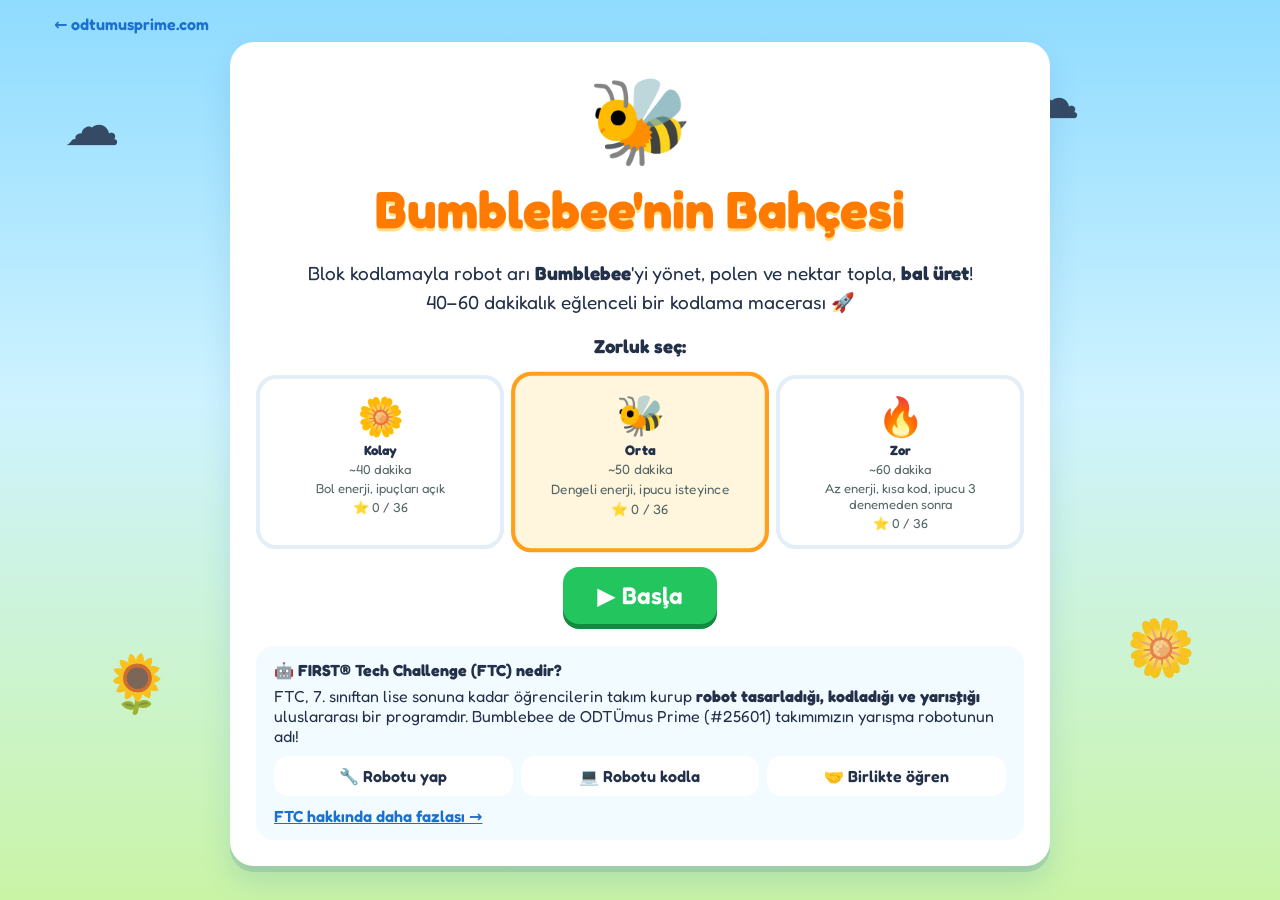
<file: bumblebee/index3.html>
<!DOCTYPE html>
<html lang="tr">
<head>
<meta charset="UTF-8">
<meta name="viewport" content="width=device-width,initial-scale=1">
<title>Bumblebee'nin Bahçesi • Kodlama Macerası | ODTÜmus Prime #25601</title>
<meta name="description" content="Blok kodlamayla robot arı Bumblebee'yi yönet! FIRST Tech Challenge'a giriş niteliğinde, 40-60 dakikalık eğlenceli kodlama oyunu.">
<link rel="icon" href="/assets/logo.png">
<link rel="preconnect" href="https://fonts.googleapis.com">
<link href="https://fonts.googleapis.com/css2?family=Fredoka:wght@400;500;600;700&display=swap" rel="stylesheet">
<style>
*{box-sizing:border-box}
html,body{margin:0}
body{font-family:'Fredoka','Baloo 2','Nunito','Segoe UI',system-ui,sans-serif;color:#23304A;background:linear-gradient(180deg,#8FDBFF 0%,#CFF3FF 45%,#C9F4A6 100%) fixed;min-height:100vh;-webkit-tap-highlight-color:transparent}
.hidden{display:none!important}
.wrap{max-width:1200px;margin:0 auto;padding:14px;position:relative}
.center{display:flex;flex-direction:column;align-items:center}
.card{background:#fff;border-radius:24px;padding:16px;box-shadow:0 6px 0 rgba(30,90,140,.15),0 16px 30px rgba(30,110,170,.15)}
h1{font-size:clamp(30px,6vw,52px);margin:6px 0;color:#FF7A00;text-shadow:0 3px 0 #FFE08A}
h2{margin:0;font-size:22px}
h3{margin:14px 0 6px}
.back{align-self:flex-start;color:#1B6FD1;font-weight:600;text-decoration:none;margin-bottom:8px}
.hero{max-width:820px;width:100%;text-align:center;padding:26px}
.bigbee{font-size:84px;animation:bob 2s ease-in-out infinite}
@keyframes bob{50%{transform:translateY(-12px) rotate(4deg)}}
.sub{font-size:19px;line-height:1.5}
.sky span{position:fixed;font-size:56px;opacity:.85;animation:bob 5s ease-in-out infinite;pointer-events:none}
.btn{border:0;border-radius:16px;padding:11px 18px;font-family:inherit;font-weight:600;font-size:17px;color:#fff;background:#2F9BFF;box-shadow:0 5px 0 #1B6FD1;cursor:pointer;text-decoration:none;display:inline-block}
.btn:active{transform:translateY(4px);box-shadow:0 1px 0 #1B6FD1}
.btn.go{background:#22C55E;box-shadow:0 5px 0 #138A3F}
.btn.stop{background:#FF4D6D;box-shadow:0 5px 0 #C22A47}
.btn.alt{background:#FF9F1C;box-shadow:0 5px 0 #C27200}
.btn.pur{background:#8B5CF6;box-shadow:0 5px 0 #5B34C4}
.btn.big{font-size:24px;padding:14px 34px}
.btn:disabled{opacity:.45;cursor:not-allowed}
.mini{background:none;border:0;color:#1B6FD1;font-family:inherit;font-weight:600;cursor:pointer;text-decoration:underline;font-size:14px}
.dgrid{display:grid;grid-template-columns:repeat(auto-fit,minmax(170px,1fr));gap:12px;margin:18px 0}
.dcard{border:4px solid #E3EEF7;background:#fff;border-radius:20px;padding:14px;font-family:inherit;cursor:pointer;display:flex;flex-direction:column;gap:3px;align-items:center;color:#23304A}
.dcard.sel{border-color:#FF9F1C;background:#FFF6DD;transform:scale(1.04)}
.dcard .de{font-size:38px}.dcard small{font-size:13px;color:#566}
.ftc{margin-top:22px;text-align:left;background:#F2FBFF;border-radius:18px;padding:14px 18px}
.ftc .trio{display:grid;grid-template-columns:repeat(auto-fit,minmax(150px,1fr));gap:8px;margin:10px 0}
.ftc .trio div{background:#fff;border-radius:14px;padding:10px;text-align:center;font-weight:600}
.ftc a,.cta a{color:#1B6FD1;font-weight:600}
.top{display:flex;gap:12px;align-items:center;flex-wrap:wrap;padding:10px 14px}
.brand{text-decoration:none;color:#FF7A00;font-size:20px}
.dots{display:flex;gap:6px;flex-wrap:wrap;flex:1}
.dot{width:42px;height:46px;border:3px solid #E3EEF7;border-radius:14px;background:#fff;font-family:inherit;font-weight:700;font-size:16px;cursor:pointer;line-height:1;padding:2px;color:#23304A}
.dot small{display:block;font-size:10px;color:#F5A500;height:11px}
.dot.cur{border-color:#FF9F1C;background:#FFF1C9}
.dot.lock{opacity:.5;cursor:not-allowed}
.tools{display:flex;gap:8px;align-items:center}
.tools select{padding:7px;border-radius:10px;border:2px solid #CFE3F3;font-family:inherit;font-weight:600}
.pill{background:#FFF1C9;border-radius:20px;padding:6px 12px;font-weight:700}
.stage{display:grid;grid-template-columns:minmax(0,1fr) minmax(0,1.1fr);gap:14px;align-items:start;margin-top:14px}
@media(max-width:900px){.stage{grid-template-columns:1fr}}
.lvhd{display:flex;gap:12px;align-items:center}
.lvno{background:#FF9F1C;color:#fff;font-weight:700;font-size:26px;width:52px;height:52px;border-radius:16px;display:flex;align-items:center;justify-content:center;box-shadow:0 4px 0 #C27200}
.tag{font-size:14px;color:#8B5CF6;font-weight:600}
#story{margin:10px 0 6px;line-height:1.45}
.goal{background:#E7FBEF;border-radius:12px;padding:8px 12px;margin:6px 0}
.wx{background:#E3F4FF;border-radius:12px;padding:6px 12px;margin:6px 0;font-size:14px}
.board{position:relative;width:100%;max-width:520px;aspect-ratio:1/1;margin:10px auto;border-radius:18px;overflow:hidden;border:5px solid #5AA02C;background:#7ED957}
.grid{position:absolute;inset:0;display:grid;grid-template:repeat(7,1fr)/repeat(7,1fr);z-index:1}
.cell{display:flex;align-items:center;justify-content:center;font-size:calc(var(--cell,60px)*.6);line-height:1}
.cell.a{background:#8BE05A}.cell.b{background:#7BD34B}
.t-rain{background:#7FB6E8!important}.t-wind{background:#BDEBFF!important}.t-hive{background:#FFE08A!important}.t-goal{background:#FFF3A6!important;box-shadow:inset 0 0 0 3px #FFC400}
.bee{position:absolute;left:0;top:0;width:calc(100%/7);height:calc(100%/7);transition:transform .35s ease;z-index:5}
#beeshake{position:relative;width:100%;height:100%;display:flex;align-items:center;justify-content:center}
#beebody{font-size:calc(var(--cell,60px)*.62);transition:transform .2s;line-height:1}
.arrow{position:absolute;inset:0;transition:transform .25s}
.arrow::after{content:'';position:absolute;left:50%;top:1px;transform:translateX(-50%);border:calc(var(--cell,60px)*.1) solid transparent;border-bottom:calc(var(--cell,60px)*.16) solid #FF2D78;border-top:0}
#beeshake.bump{animation:shake .35s}
@keyframes shake{25%{transform:translateX(-8px)}75%{transform:translateX(8px)}}
.erow{display:flex;align-items:center;gap:8px;font-size:20px;margin:6px 0}
.ebar{flex:1;height:20px;border-radius:12px;background:#E3EEF7;overflow:hidden}
.ebar i{display:block;height:100%;width:100%;background:#22C55E;transition:width .3s,background .3s}
.inv{display:grid;grid-template-columns:repeat(auto-fit,minmax(130px,1fr));gap:8px}
.ic2{background:#FFFBEA;border-radius:14px;padding:8px 10px;border:2px solid #FFE08A}
.ic2 b{font-size:18px}.ic2 .n{font-size:24px;font-weight:700;color:#FF7A00}.ic2 small{display:block;font-size:11px;color:#667;line-height:1.2}
.coder{display:grid;grid-template-columns:190px 1fr;gap:10px}
@media(max-width:620px){.coder{grid-template-columns:1fr}}
.pal{background:#F2F8FF;border-radius:16px;padding:8px;max-height:420px;overflow:auto}
.pcat{font-weight:700;font-size:13px;color:#fff;border-radius:10px;padding:2px 10px;display:inline-block;margin-top:6px}
.wsbox{background:#FFFDF2;border:3px dashed #FFD35C;border-radius:16px;padding:8px;min-height:380px;max-height:520px;overflow:auto}
.hat{background:#FF5FA2;color:#fff;font-weight:700;border-radius:14px 14px 4px 4px;padding:8px 14px;display:inline-block;box-shadow:0 4px 0 #C23A78}
#prog{min-height:60px;margin-top:2px;padding:2px}
#prog:empty::before{content:'🧩 Blokları buraya sürükle (veya dokun)!'!important;color:#A98F3C;font-size:15px;display:block;padding:14px 4px}
.blk{margin:6px 0;border-radius:14px;color:#fff;font-weight:600;font-size:16px;touch-action:none;user-select:none;-webkit-user-select:none;cursor:grab;box-shadow:0 4px 0 rgba(0,0,0,.22);position:relative}
.blk .hd{display:flex;align-items:center;gap:8px;padding:9px 12px;flex-wrap:wrap}
.blk .x{margin-left:auto;background:rgba(0,0,0,.22);border:0;color:#fff;border-radius:50%;width:24px;height:24px;cursor:pointer;font-size:12px;line-height:1}
.blk select{font:inherit;font-size:14px;border-radius:8px;border:0;padding:2px 6px;color:#23304A;background:#fff;max-width:100%}
.c-move{background:#2F9BFF}.c-act{background:#FF9F1C}.c-loop{background:#22C55E}.c-cond{background:#8B5CF6}
.blk .slot{margin:0 8px 0 18px;padding:4px 6px;min-height:36px;background:rgba(255,255,255,.28);border-radius:10px}
.blk .slot:empty::before{content:'buraya bırak';color:rgba(0,0,0,.4);font-size:13px;display:block;padding:6px}
.blk .mid{padding:4px 14px;font-size:14px}
.blk .ft{height:10px}
.slot.over{outline:3px dashed #FF2D78;background:rgba(255,255,255,.6)!important}
.blk.run{outline:4px solid #FFE600;box-shadow:0 0 0 5px rgba(255,230,0,.5),0 4px 0 rgba(0,0,0,.22);z-index:2}
.ghost{position:fixed;z-index:999;pointer-events:none;opacity:.92;width:240px;transform:rotate(-2deg)}
body.dragging{cursor:grabbing}
.stat{margin:8px 2px;font-size:16px}
.legend{font-size:13px;color:#667;margin-bottom:8px}
.ctrl{display:flex;gap:8px;flex-wrap:wrap}
.hint{background:#EEF4FF;border-left:6px solid #8B5CF6;border-radius:10px;padding:10px 12px;margin-top:10px;line-height:1.4}
.modal{position:fixed;inset:0;background:rgba(20,50,90,.55);display:flex;align-items:center;justify-content:center;z-index:1000;padding:14px;overflow:auto}
.mbox{max-width:540px;width:100%;background:#fff;border-radius:28px;padding:22px;text-align:center;animation:pop .35s;max-height:95vh;overflow:auto}
@keyframes pop{0%{transform:scale(.7)}70%{transform:scale(1.06)}100%{transform:scale(1)}}
.stars span{font-size:52px;filter:grayscale(1);opacity:.3;display:inline-block}
.stars span.on{filter:none;opacity:1;animation:pop .6s}
.crit{list-style:none;padding:0;text-align:left;display:inline-block;margin:6px 0}
.crit li{margin:4px 0}
.tip{background:#FFF6DD;border-radius:12px;padding:8px 12px;font-size:15px}
.fact{background:#E7F5FF;border-radius:14px;padding:10px 12px;text-align:left;margin:10px 0;font-size:15px;line-height:1.4}
.mb{display:flex;gap:8px;justify-content:center;flex-wrap:wrap;margin-top:12px}
#toast{position:fixed;left:50%;bottom:24px;transform:translateX(-50%) translateY(80px);background:#23304A;color:#fff;padding:10px 20px;border-radius:30px;font-weight:600;z-index:1200;transition:transform .25s;pointer-events:none}
#toast.on{transform:translateX(-50%) translateY(0)}
.cf{position:fixed;top:-40px;z-index:1100;animation:fall 2.4s linear forwards;pointer-events:none}
@keyframes fall{to{transform:translateY(112vh) rotate(360deg)}}
.certbox{display:flex;gap:8px;justify-content:center;flex-wrap:wrap;margin:14px 0}
.certbox input{padding:11px;border-radius:12px;border:3px solid #CFE3F3;font-family:inherit;font-size:16px;min-width:230px}
.cta{background:#F2FBFF;border-radius:18px;padding:14px;margin:14px 0;line-height:1.7}
.cert{display:none}
@media print{
  body>*:not(#cert){display:none!important}
  .cert{display:flex!important;flex-direction:column;align-items:center;justify-content:center;text-align:center;border:12px double #FF9F1C;border-radius:24px;margin:20px;padding:50px;min-height:90vh;background:#fff}
  .cert .ct{font-size:44px;color:#FF7A00;font-weight:700}.cert .cn{font-size:54px;margin:26px 0;border-bottom:4px solid #FFC400;padding:0 30px}.cert p{font-size:22px}
}
</style>
</head>
<body>

<!-- BAŞLANGIÇ -->
<div id="intro" class="screen">
  <div class="sky"><span style="left:5%;top:10%">☁️</span><span style="left:80%;top:7%;animation-delay:-3s">☁️</span><span style="left:8%;top:72%">🌻</span><span style="left:88%;top:68%;animation-delay:-2s">🌼</span></div>
  <div class="wrap center">
    <a class="back" href="/">← odtumusprime.com</a>
    <div class="hero card">
      <div class="bigbee">🐝</div>
      <h1>Bumblebee'nin Bahçesi</h1>
      <p class="sub">Blok kodlamayla robot arı <b>Bumblebee</b>'yi yönet, polen ve nektar topla, <b>bal üret</b>!<br>40–60 dakikalık eğlenceli bir kodlama macerası 🚀</p>
      <h3>Zorluk seç:</h3>
      <div class="dgrid" id="dgrid"></div>
      <button class="btn go big" id="start">▶ Başla</button>
      <div class="ftc">
        <b>🤖 FIRST® Tech Challenge (FTC) nedir?</b>
        <p style="margin:6px 0">FTC, 7. sınıftan lise sonuna kadar öğrencilerin takım kurup <b>robot tasarladığı, kodladığı ve yarıştığı</b> uluslararası bir programdır. Bumblebee de ODTÜmus Prime (#25601) takımımızın yarışma robotunun adı!</p>
        <div class="trio"><div>🔧 Robotu yap</div><div>💻 Robotu kodla</div><div>🤝 Birlikte öğren</div></div>
        <a href="https://www.firstinspires.org/robotics/ftc" target="_blank" rel="noopener">FTC hakkında daha fazlası →</a>
      </div>
    </div>
  </div>
</div>

<!-- OYUN -->
<div id="game" class="screen hidden">
  <div class="wrap">
    <div class="top card">
      <a class="brand" href="#" id="home">🐝 <b>Bumblebee'nin Bahçesi</b></a>
      <div class="dots" id="dots"></div>
      <div class="tools"><select id="dsel"></select><span class="pill" id="tstars">⭐ 0</span><button class="mini" id="endbtn" title="Bitiş ekranı">🏆</button></div>
    </div>
    <div class="stage">
      <div class="card">
        <div class="lvhd"><div class="lvno" id="lvno">1</div><div><h2 id="lvtitle"></h2><div class="tag" id="lvtag"></div></div></div>
        <p id="story"></p>
        <div class="goal">🎯 <b id="goal"></b></div>
        <div class="wx" id="wx"></div>
        <div class="board" id="board"><div class="grid" id="grid"></div>
          <div class="bee" id="bee"><div id="beeshake"><div class="arrow" id="beearrow"></div><div id="beebody">🐝</div></div></div></div>
        <div class="erow">⚡ <div class="ebar"><i id="ebar"></i></div><b id="enum"></b></div>
        <div class="inv" id="inv"></div>
      </div>
      <div class="card">
        <div class="coder">
          <div class="pal" id="pal"></div>
          <div class="wsbox" id="wsbox"><div class="hat">🏁 Başlat</div><div id="prog" class="slot"></div></div>
        </div>
        <div class="stat">🧱 Blok: <b id="cnt">0</b> &nbsp;•&nbsp; ⭐ 2. yıldız için hedef: ≤ <b id="par"></b> blok</div>
        <div class="legend" id="legend"></div>
        <div class="ctrl">
          <button class="btn go" id="run">▶ Çalıştır</button>
          <button class="btn stop" id="reset">⏹ Başa al</button>
          <button class="btn" id="spd">🐇 Hız</button>
          <button class="btn alt" id="hintbtn">💡 İpucu</button>
          <button class="btn pur hidden" id="solbtn">👀 Uzman çözümü</button>
          <button class="btn" id="clear" style="background:#94A3B8;box-shadow:0 5px 0 #64748B">🗑 Temizle</button>
        </div>
        <div id="hintbox" class="hint hidden"></div>
        <div id="viewnote" class="hint hidden">👀 Uzman çözümünü görüyorsun. Çalıştırıp kendi kodunla karşılaştır! (Bu kodla yıldız kazanılmaz.)</div>
      </div>
    </div>
  </div>
</div>

<!-- BİTİŞ -->
<div id="end" class="screen hidden">
  <div class="wrap center">
    <div class="hero card">
      <div class="bigbee">🏆</div>
      <h1>Tebrikler, Kod Arıcısı!</h1>
      <p class="sub" id="endtxt"></p>
      <div id="endbadges" style="font-size:18px"></div>
      <div class="certbox"><input id="cname" placeholder="Adını yaz (sertifika için)" maxlength="30"><button class="btn alt" id="print">🖨️ Sertifikayı yazdır</button></div>
      <div class="cta">
        🤖 Bumblebee gibi gerçek robotları tasarlayıp kodlamak ister misin?<br>
        <a href="https://www.firstinspires.org/robotics/ftc" target="_blank" rel="noopener">FIRST® Tech Challenge'ı keşfet</a> •
        <a href="/">ODTÜmus Prime #25601'i tanı</a> •
        <a href="https://www.instagram.com/odtumusprime25601/" target="_blank" rel="noopener">Instagram</a> •
        <a href="/iletisim">Bize ulaş</a><br>
        <b>“We Build, We Learn, We Inspire.”</b>
      </div>
      <div class="mb"><button class="btn" id="back2">↩ Bölümlere dön</button></div>
    </div>
  </div>
</div>

<div class="cert" id="cert"><div class="ct">🐝 Kod Arıcısı Sertifikası</div><div class="cn" id="certName"></div>
  <p>Bumblebee'nin Bahçesi'nde 12 bölümü tamamladı ve <b id="certStars"></b> ⭐ topladı!</p>
  <p>FIRST® Tech Challenge • ODTÜmus Prime #25601 • odtumusprime.com</p></div>
<div class="modal hidden" id="modal"><div class="mbox" id="mbox"></div></div>
<div id="toast"></div>
<noscript>Bu oyun için JavaScript gerekir.</noscript>

<script>
(function(){
'use strict';
const $=s=>document.querySelector(s);
const DIRS=[[0,-1],[1,0],[0,1],[-1,0]];
const WIND={'^':0,'>':1,'v':2,'<':3}, WEM={'^':'⬆️','>':'➡️','v':'⬇️','<':'⬅️'};
const DIFFS=['easy','normal','hard'];
const DN={easy:'Kolay',normal:'Orta',hard:'Zor'}, DE={easy:'🌼',normal:'🐝',hard:'🔥'};
const PARADD={easy:3,normal:1,hard:0};
const DESC={easy:['~40 dakika','Bol enerji, ipuçları açık'],normal:['~50 dakika','Dengeli enerji, ipucu isteyince'],hard:['~60 dakika','Az enerji, kısa kod, ipucu 3 denemeden sonra']};
const ALL=/[?&]all=1/.test(location.search), TEST=/[?&]test=1/.test(location.search);
let UID=0;

const BT={
  fwd:{t:'İleri git',i:'⬆️',c:'move'}, left:{t:'Sola dön',i:'↩️',c:'move'}, right:{t:'Sağa dön',i:'↪️',c:'move'},
  pollen:{t:'Polen topla',i:'🌼',c:'act'}, nectar:{t:'Nektar topla',i:'💧',c:'act'}, drop:{t:'Kovana bırak',i:'🏠',c:'act'},
  repeat:{t:'',i:'🔁',c:'loop',box:1}, if:{t:'',i:'❓',c:'cond',box:1}, ifelse:{t:'',i:'❓',c:'cond',box:1}
};
const CATS=[['move','Hareket'],['act','Eylemler'],['loop','Döngüler'],['cond','Koşullar']];
const COND={blocked:'önümde engel var',clear:'önüm açık',rainAhead:'önümde yağmur var',pollenHere:'burada polen çiçeği var',nectarHere:'burada nektar çiçeği var',atHive:'kovandayım',lowEnergy:'enerjim az (≤3)'};

/* Harita: . çimen  # çalı  R yağmur  S kovan(başlangıç)  G hedef  p polen çiçeği  n nektar çiçeği  E enerji pili  ^ > v < rüzgâr */
const LV=[
{title:'Kovandan Çıkış',tag:'İleri hareket',w:'☀️ Güneşli bir gün',
 story:`Günaydın! Bumblebee kovanından çıkıp güneş çiçeğine uçmak istiyor. Ona yolu sen tarif et!`,
 goal:'Bumblebee 🌻 güneş çiçeğinde dursun.',
 map:['#.....#','.......','...#...','.S..G..','.......','..#...#','.......'],dir:1,
 blocks:['fwd'],conds:[],need:{reach:1},energy:[11,6,4],sol:'F F F',
 hint:`Bumblebee sağa (doğuya) bakıyor. "İleri git" bloğunu sürükleyip "Başlat"ın altına bırak. Çiçeğe kaç kare var, say!`,
 fact:`FIRST Tech Challenge (FTC), 7. sınıftan lise sonuna kadar öğrencilerin kendi robotlarını tasarlayıp kodladığı uluslararası bir robotik yarışmasıdır.`},
{title:'Uzun Yol',tag:'Enerji ve piller',w:'☀️ Güneşli',
 story:`Çiçek bu sefer uzakta! Yolda bir 🔋 pil görüyor musun? Üstünden geçince Bumblebee'nin gücü yenilenir.`,
 goal:'Bumblebee 🌻 güneş çiçeğine ulaşsın. Enerjisi bitmesin!',
 map:['.#...#.','...G...','.......','.#...#.','...E...','.......','...S...'],dir:0,
 blocks:['fwd'],conds:[],need:{reach:1},energy:[8,3,2],sol:'F F F F F',
 hint:`Her "ileri" 1 enerji harcar. Yol düz, 🔋 pilin üstünden geç ve enerji kazan!`,
 fact:`FTC robotları 12 voltluk pillerle çalışır. Enerjiyi akıllı kullanan takımlar maçları kazanır!`},
{title:'Dönüş Zamanı',tag:'Sağa ve sola dön',w:'☀️ Güneşli',
 story:`Bumblebee köşeleri dönmeyi öğrenmeli. "Sola dön" ve "Sağa dön" komutları yönünü değiştirir.`,
 goal:'Bumblebee 🌻 güneş çiçeğinde dursun.',
 map:['.......','.#...#.','....G..','.#...#.','.......','S......','.......'],dir:1,
 blocks:['fwd','left','right'],conds:[],need:{reach:1},energy:[15,10,8],
 sol:'F F F F L F F F',
 wx:{patch:[[2,5,'R']],msg:`Doğudaki yol kapandı! Başka bir yoldan git.`,sol:'L F F F R F F F F'},
 hint:`Önce doğuya git, sonra "Sola dön" ve kuzeye (yukarı) ilerle. Kaç adım olduğunu say!`,
 fact:`Robotlar da dönüşleri komutlarla yapar. Gerçek robotlarda tekerlek sensörleri robotun ne kadar döndüğünü ölçer.`},
{title:'Çalılıklı Labirent',tag:'Labirent',w:'🌧️ Yağmurlu: bulutlu kareler kapalı',
 story:`Yağmur bulutları ve çalılar yolu kapatmış! Bumblebee'yi labirentten çıkar.`,
 goal:'Bumblebee 🌻 güneş çiçeğine ulaşsın.',
 map:['S.##R..','#.R#G#R','#.#R.##','#....R#','..#.R..','.#...#.','...#R..'],dir:1,
 blocks:['fwd','left','right'],conds:[],need:{reach:1},energy:[17,12,10],
 sol:'F R F F F L F F F L F F',
 hint:`Yolu parça parça çöz: ileri, sağa dön, 3 adım, sola dön... Bulutlu ve çalılı kareler geçilmez.`,
 fact:`Bir mühendis önce yolu planlar, sonra kodu yazar. Önce kâğıtta planlamak çok zaman kazandırır!`},
{title:'İlk Polen',tag:'Eylem komutları',w:'☀️ Güneşli',
 story:`Çiçekler Bumblebee'nin yardımını bekliyor. Çiçeğin üstüne gel ve polen topla ki tozlaşsınlar!`,
 goal:'En az 1 çiçekten polen topla. Bonus: iki çiçeği de tozlaştır!',
 map:['.......','.S.p...','..#.#..','.......','...p...','.#...#.','.......'],dir:1,
 blocks:['fwd','left','right','pollen'],conds:[],need:{pollen:1},energy:[15,10,8],
 sol:'F F P R F F F P',
 hint:`Önce çiçeğin üstüne uç, sonra "🌼 Polen topla" bloğunu kullan. Polen toplamak da 1 enerji harcar.`,
 fact:`FTC robotları sahadaki oyun parçalarını toplar ve hedeflere bırakır; tıpkı senin polenlerin gibi!`},
{title:'Çiçek Turu',tag:'Algoritma: sıralama',w:'☀️ Güneşli',
 story:`Üç çiçeği sırayla ziyaret et. Komutların sırası çok önemli: buna <b>algoritma</b> denir!`,
 goal:'3 çiçekten de polen topla.',
 map:['.#...#.','.......','..p..p.','...#...','.......','S.p....','.#...#.'],dir:1,
 blocks:['fwd','left','right','pollen'],conds:[],need:{pollen:3},energy:[19,14,12],
 sol:'F F P L F F F P R F F F P',
 hint:`Sırayla: 1. çiçeğe git ve topla, 2. çiçeğe git ve topla, 3. çiçeğe git ve topla. Dönüşleri unutma!`,
 fact:`Sıra önemlidir! Bir robotun komutlarının sırası değişirse tamamen başka bir şey yapar. Buna algoritma denir.`},
{title:'Merdiven Yolu',tag:'Döngüler',w:'☀️ Güneşli',
 story:`Bu yolda aynı hareketler hep tekrar ediyor. Döngü bloğuyla az kodla çok iş yap!`,
 goal:'Bumblebee 🌻 güneş çiçeğine ulaşsın. Çok az blok kullan!',
 map:['S.##...','#..##..','.#..#..','..#..#.','.#.#G#.','.......','.#...#.'],dir:1,
 blocks:['fwd','left','right','repeat'],conds:[],need:{reach:1},energy:[16,11,9],
 sol:'x4[F R F L]',
 hint:`Merdiven gibi: "ileri, sağa dön, ileri, sola dön" hep tekrar ediyor. Bu 4 bloğu bir 🔁 döngünün içine koy!`,
 fact:`Döngüler kodu kısaltır ve hata riskini azaltır. Profesyonel yazılımcılar da sürekli döngü kullanır.`},
{title:'Polen Turu',tag:'Döngü + eylem',w:'☀️ Güneşli',
 story:`Dört köşeli bir bahçe turu! Köşelerdeki çiçeklerden polen topla. Döngü yine işine yarayacak.`,
 goal:'3 çiçekten de polen topla.',
 map:['.#...#.','.S.p...','..#....','.p.p...','.......','.#...#.','.......'],dir:1,
 blocks:['fwd','left','right','pollen','repeat'],conds:[],need:{pollen:3},energy:[17,12,10],
 sol:'x3[F F P R]',
 wx:{patch:[[2,1,'R']],msg:`Yağmur ilk yolu kapattı! Turu ters yönde yapmalısın.`,sol:'R x3[F F P L]'},
 hint:`Her köşede aynı şey oluyor: "ileri, ileri, polen, sağa dön". 3 kez tekrarla!`,
 fact:`FTC maçlarının ilk 30 saniyesi otonomdur: robot kimse kumanda etmeden kendi kodunu çalıştırır!`},
{title:'Hata Avcısı',tag:'Hata ayıklama (debug)',w:'🌧️ Yağmurlu: bulutlu kareler kapalı',
 story:`Bumblebee için yazılmış kodda hata var ve Bumblebee kayboldu! Kodu çalıştır, nerede yanlış yaptığını bul ve düzelt. Baştan yazmana gerek yok!`,
 goal:'Hatayı bul, düzelt ve Bumblebee 🌻 hedefe ulaşsın.',
 map:['..#.#..','S..##..','.#.##G.','##.RR.#','.#.....','.#R.#..','.......'],dir:1,
 blocks:['fwd','left','right','repeat'],conds:[],need:{reach:1},energy:[18,13,11],
 preset:{easy:'F F L F F F L F F F L F F',normal:'F F R F F L F F F R F F',hard:'F F R F F L F F F R F F'},
 sol:'F F R x3[F] L x3[F] L F F',
 hint:`Kodu çalıştır ve parlayan bloğa dikkat et: Bumblebee nerede şaşırıyor? Yanlış yöne dönmüş veya bir adım eksik olabilir.`,
 fact:`Hata bulmaya "debug" denir. FTC takımları robotlarını sürekli test edip hataları düzeltir ve her şeyi mühendislik defterine yazar.`},
{title:'Doğru Çiçeği Seç',tag:'Koşullar (eğer ... ise)',w:'☀️ Güneşli',
 story:`Bazı çiçeklerde polen 🌼, bazılarında nektar 🌺 var. Bumblebee her çiçeğe bakıp karar vermeli: eğer ... ise ...`,
 goal:'3 polen ve 2 nektar topla (sırtında taşıyabilirsin).',
 map:['.#...#.','.......','..#.#..','Spn.pnp','..#.#..','.......','.#...#.'],dir:1,
 blocks:['fwd','left','right','pollen','nectar','repeat','if','ifelse'],conds:['pollenHere','nectarHere'],need:{pollen:3,nectar:2,mode:'collect'},energy:[19,14,12],
 sol:'x6[F ?pollenHere[P] ?nectarHere[N]]',
 hint:`Her adımdan sonra sor: "burada polen çiçeği var mı?" varsa polen topla. "Burada nektar çiçeği var mı?" varsa nektar topla. Hepsini bir 🔁 döngüye koy.`,
 fact:`Robotlar sensörlerle çevresini algılar ve "eğer ... ise" kararları verir. Kodlamada buna koşul denir.`},
{title:'Nektarı Taşı',tag:'Çok aşamalı görev',w:'☀️ Güneşli',
 story:`İki nektar çiçeğinden nektar topla ve kovana getir! Dönüş yolunda bir 🔋 pil var.`,
 goal:'2 nektarı kovana bırak (🏠 üstünde "Kovana bırak").',
 map:['.#...#.','.......','.n..n..','...#...','....E..','.S.....','.#...#.'],dir:0,
 blocks:['fwd','left','right','nectar','drop','repeat'],conds:[],need:{nectar:2,mode:'deliver'},energy:[18,13,11],
 sol:'x2[x3[F] N R] x2[x3[F] R] D',
 hint:`Üç aşama: 1) nektarları topla, 2) kovana dön, 3) "Kovana bırak". Döngünün içinde döngü bile kullanabilirsin!`,
 fact:`Çok aşamalı görevler FTC'de çok yaygındır: topla, taşı, bırak. Planı parçalara bölmek her şeyi kolaylaştırır.`},
{title:'Bal Zamanı!',tag:'Serbest problem çözme',w:'🌧️💨 Yağmurlu ve rüzgârlı: oklu kareler seni iter',
 story:`Büyük final! Bahçeyi kurtarmak için 3 polen ve 2 nektar topla, kovana getir ve <b>bal üret</b>. Yağmura ve rüzgâra dikkat!`,
 goal:'3 polen topla, 2 nektarı kovana bırak ve 🍯 bal üret!',
 map:['#R#R#R#','#R#p.n#','R##.R.#','#E.S<pR','R.R.###','#n.p#R#','#R#R#R#'],dir:0,
 blocks:['fwd','left','right','pollen','nectar','drop','repeat','if','ifelse'],conds:['pollenHere','nectarHere','atHive','blocked','clear'],
 need:{pollen:3,nectar:2,honey:1,mode:'deliver'},energy:[26,21,19],
 sol:'x3[F F ?pollenHere[P] ?nectarHere[N] R] F D L x3[F F ?pollenHere[P] ?nectarHere[N] R] F F D',
 hint:`Rüzgâr 💨 seni fazladan iter: oka giren kare seni bir kare daha götürür. İki bahçe turu birbirine benziyor, kodunu tekrar kullan!`,
 fact:`FIRST'te takımlar rakipleriyle bile yardımlaşır: buna Coopertition® denir. Bu yüzden FTC sadece robot değil, dostluk yarışmasıdır!`}
];
LV.forEach(L=>{ L.tot={p:0,n:0,E:0}; L.map.forEach(r=>{ if(r.length!==7) console.warn('Harita satırı 7 karakter değil:',r); [...r].forEach(c=>{ if(c==='p')L.tot.p++; if(c==='n')L.tot.n++; if(c==='E')L.tot.E++; }); }); });

/* ---------- Durum ---------- */
let SAVE=null; try{SAVE=JSON.parse(localStorage.getItem('bb_v1'));}catch(e){}
SAVE=SAVE||{}; SAVE.stars=SAVE.stars||{easy:[],normal:[],hard:[]}; SAVE.badges=SAVE.badges||{}; SAVE.diff=SAVE.diff||'normal';
DIFFS.forEach(d=>{SAVE.stars[d]=SAVE.stars[d]||[];});
function persist(){try{localStorage.setItem('bb_v1',JSON.stringify(SAVE));}catch(e){}}
const G={diff:SAVE.diff,li:0,S:null,prog:[],progs:{},running:false,tok:0,fails:0,wx:false,viewing:false,speed:450,hintOn:false};
const curL=()=>LV[G.li];
const di=()=>DIFFS.indexOf(G.diff);
const sleep=ms=>new Promise(r=>setTimeout(r,ms));
const inB=(x,y)=>x>=0&&y>=0&&x<7&&y<7;
const blockedAt=(x,y)=>!inB(x,y)||G.S.cells[y][x]==='#'||G.S.cells[y][x]==='R';

/* ---------- Blok modeli ---------- */
function mk(t,p){
  const b={t:t,id:++UID};
  if(t==='repeat'){b.n=3;b.body=[];}
  if(t==='if'||t==='ifelse'){b.c=(curL().conds[0])||'blocked';b.body=[];if(t==='ifelse')b.else=[];}
  return Object.assign(b,p||{});
}
function parse(src){
  const tk=src.replace(/([\[\]|])/g,' $1 ').trim().split(/\s+/); let i=0;
  const T={F:'fwd',L:'left',R:'right',P:'pollen',N:'nectar',D:'drop'};
  function seq(){
    const a=[];
    while(i<tk.length&&tk[i]!==']'&&tk[i]!=='|'){
      const w=tk[i++];
      if(T[w]) a.push(mk(T[w]));
      else if(w[0]==='x'){ i++; const body=seq(); i++; a.push(mk('repeat',{n:+w.slice(1),body:body})); }
      else if(w[0]==='?'){ i++; const body=seq(); let els=null; if(tk[i]==='|'){i++;els=seq();} i++;
        a.push(els?mk('ifelse',{c:w.slice(1),body:body,else:els}):mk('if',{c:w.slice(1),body:body})); }
    }
    return a;
  }
  return seq();
}
function cnt(a){let n=0;for(const b of a){n++;if(b.body)n+=cnt(b.body);if(b.else)n+=cnt(b.else);}return n;}
LV.forEach(L=>{L.par=cnt(parse(L.sol));});

/* ---------- Benzetim ---------- */
function newSim(){
  const L=curL(), cells=L.map.map(r=>r.split(''));
  if(G.wx&&L.wx) L.wx.patch.forEach(p=>{cells[p[1]][p[0]]=p[2];});
  let sx=0,sy=0; cells.forEach((r,y)=>r.forEach((c,x)=>{if(c==='S'){sx=x;sy=y;}}));
  return {cells:cells,x:sx,y:sy,dir:L.dir,rot:L.dir*90,energy:L.energy[di()],pollen:0,carry:0,delivered:0,honey:0,done:new Set(),bumps:0,over:false};
}
function resetSim(){
  G.S=newSim();
  document.querySelectorAll('.blk.run').forEach(e=>e.classList.remove('run'));
  drawBoard();drawBee();drawEnergy();drawInv();
}
function drawBoard(){
  const S=G.S; let h='';
  for(let y=0;y<7;y++)for(let x=0;x<7;x++){
    const c=S.cells[y][x]; let cls='cell '+((x+y)%2?'b':'a'), ch='';
    if(c==='#')ch='🌳'; else if(c==='R'){cls+=' t-rain';ch='🌧️';}
    else if(c==='S'){cls+=' t-hive';ch='🏠';}
    else if(c==='G'){cls+=' t-goal';ch='🌻';}
    else if(c==='p')ch='🌼'; else if(c==='n')ch='🌺'; else if(c==='E')ch='🔋';
    else if(WIND[c]!==undefined){cls+=' t-wind';ch=WEM[c];}
    else if(S.done.has(x+','+y))ch='🌱';
    h+='<div class="'+cls+'">'+ch+'</div>';
  }
  $('#grid').innerHTML=h;
}
function drawBee(bump){
  const S=G.S;
  $('#bee').style.transform='translate('+S.x*100+'%,'+S.y*100+'%)';
  $('#beearrow').style.transform='rotate('+S.rot+'deg)';
  $('#beebody').style.transform=S.dir===1?'scaleX(-1)':'';
  if(bump){const e=$('#beeshake');e.classList.remove('bump');void e.offsetWidth;e.classList.add('bump');}
}
function drawEnergy(){
  const L=curL(),S=G.S,cap=L.energy[di()]+4*L.tot.E,p=Math.max(0,Math.min(100,S.energy/cap*100));
  const b=$('#ebar'); b.style.width=p+'%'; b.style.background=p>50?'#22C55E':(p>25?'#FF9F1C':'#FF4D6D');
  $('#enum').textContent=S.energy;
}
function card(ic,name,desc,v,t,extra){
  return '<div class="ic2" title="'+desc+'"><b>'+ic+' '+name+'</b><div class="n">'+v+' / '+t+'</div><small>'+desc+(extra?'<br><b>'+extra+'</b>':'')+'</small></div>';
}
function drawInv(){
  const S=G.S,L=curL(),T=L.tot,n=L.need; let h='';
  if(T.p||n.pollen) h+=card('🌼','Polen','Çiçeklerin tozlaşmasına yardımcı olur.',S.pollen,T.p||n.pollen);
  if(T.n||n.nectar){const dl=n.mode==='deliver';h+=card('💧','Nektar','Kovana taşınır ve bal üretiminde kullanılır.',dl?S.delivered:S.delivered+S.carry,T.n||n.nectar,dl?'Sırtında: '+S.carry:'');}
  if(n.honey) h+=card('🍯','Bal','Gerekli kaynaklar kovana getirildiğinde üretilir.',S.honey,1);
  $('#inv').innerHTML=h;
}
function test(c){
  const S=G.S,d=DIRS[S.dir],nx=S.x+d[0],ny=S.y+d[1],here=S.cells[S.y][S.x];
  switch(c){
    case 'blocked':return blockedAt(nx,ny);
    case 'clear':return !blockedAt(nx,ny);
    case 'rainAhead':return inB(nx,ny)&&S.cells[ny][nx]==='R';
    case 'pollenHere':return here==='p';
    case 'nectarHere':return here==='n';
    case 'atHive':return here==='S';
    case 'lowEnergy':return S.energy<=3;
  }
  return false;
}
function* walk(arr){
  for(const b of arr){
    if(b.t==='repeat'){yield {hl:b.id};for(let i=0;i<b.n;i++)yield* walk(b.body);}
    else if(b.t==='if'){yield {hl:b.id};if(test(b.c))yield* walk(b.body);}
    else if(b.t==='ifelse'){yield {hl:b.id};yield* walk(test(b.c)?b.body:b.else);}
    else yield {b:b};
  }
}
function act(t){
  const S=G.S,L=curL(),out={toast:'',bump:false,fail:''};
  const cost=(t==='fwd'||t==='pollen'||t==='nectar')?1:0;
  if(S.energy<cost){S.over=true;out.fail='Enerjin bitti! 🔋 Bumblebee uyuyakaldı. Daha kısa bir yol veya 🔋 pil dene.';return out;}
  if(t==='left'){S.dir=(S.dir+3)%4;S.rot-=90;return out;}
  if(t==='right'){S.dir=(S.dir+1)%4;S.rot+=90;return out;}
  if(t==='fwd'){
    S.energy--;
    const d=DIRS[S.dir],nx=S.x+d[0],ny=S.y+d[1];
    if(blockedAt(nx,ny)){S.bumps++;out.bump=true;out.toast='Engele çarptın! 💥';return out;}
    S.x=nx;S.y=ny;
    const w=WIND[S.cells[ny][nx]];
    if(w!==undefined){const px=S.x+DIRS[w][0],py=S.y+DIRS[w][1];if(!blockedAt(px,py)){S.x=px;S.y=py;out.toast='Rüzgâr seni itti! 💨';}}
    if(S.cells[S.y][S.x]==='E'){S.energy+=4;S.cells[S.y][S.x]='.';out.toast=(out.toast?out.toast+' ':'')+'⚡ +4 enerji!';}
    return out;
  }
  const here=S.cells[S.y][S.x];
  if(t==='pollen'){S.energy--;if(here==='p'){S.pollen++;S.cells[S.y][S.x]='.';S.done.add(S.x+','+S.y);out.toast='+1 polen 🌼';}else out.toast='Burada polen çiçeği yok 🤔';return out;}
  if(t==='nectar'){S.energy--;if(here==='n'){S.carry++;S.cells[S.y][S.x]='.';S.done.add(S.x+','+S.y);out.toast='+1 nektar 💧';}else out.toast='Burada nektar çiçeği yok 🤔';return out;}
  if(t==='drop'){
    if(here!=='S'){out.toast='Burada kovan yok! 🏠';return out;}
    if(!S.carry){out.toast='Taşıyacak nektarın yok 🤔';return out;}
    S.delivered+=S.carry;S.carry=0;out.toast='Nektar kovana bırakıldı! 🏠';
    const n=L.need;
    if(n.honey&&!S.honey&&S.delivered>=n.nectar&&S.pollen>=n.pollen){S.honey=1;out.toast='🍯 BAL ÜRETİLDİ!';}
    return out;
  }
  return out;
}
function evalWin(){
  const S=G.S,n=curL().need,miss=[];
  if(n.reach&&S.cells[S.y][S.x]!=='G')miss.push('Program bittiğinde Bumblebee 🌻 hedefte durmalı.');
  if(n.pollen&&S.pollen<n.pollen)miss.push('Polen: '+S.pollen+'/'+n.pollen);
  if(n.nectar){
    if(n.mode==='deliver'){if(S.delivered<n.nectar)miss.push('Kovandaki nektar: '+S.delivered+'/'+n.nectar+' (nektarı kovana bırakmayı unutma!)');}
    else if(S.carry+S.delivered<n.nectar)miss.push('Nektar: '+(S.carry+S.delivered)+'/'+n.nectar);
  }
  if(n.honey&&!S.honey)miss.push('Bal henüz üretilmedi: gerekli polen ve nektarı kovana getir.');
  return miss;
}
function starFlags(){
  const L=curL(),S=G.S,par=L.par+PARADD[G.diff],used=cnt(G.prog);
  const hasItems=(L.tot.p+L.tot.n+L.tot.E)>0;
  const left=S.cells.reduce((a,r)=>a+r.filter(c=>c==='p'||c==='n'||c==='E').length,0);
  return {par:par,used:used,hasItems:hasItems,s2:used<=par,s3:hasItems?left===0:S.bumps===0};
}

/* ---------- Çalıştırma ---------- */
function hl(id){
  document.querySelectorAll('.blk.run').forEach(e=>e.classList.remove('run'));
  if(id){const e=document.querySelector('.blk[data-id="'+id+'"]:not(.tpl)');if(e)e.classList.add('run');}
}
let tt;function toast(m){const t=$('#toast');t.textContent=m;t.classList.add('on');clearTimeout(tt);tt=setTimeout(()=>t.classList.remove('on'),1700);}
function setBtns(){$('#run').disabled=G.running;}
async function runProg(){
  if(G.running)return;
  if(!G.prog.length){toast('Önce bazı bloklar ekle! 🧩');return;}
  closeModal();resetSim();G.running=true;setBtns();
  const tok=++G.tok,it=walk(G.prog);let guard=0,failMsg='';
  await sleep(250);
  while(tok===G.tok){
    const r=it.next();if(r.done)break;
    const v=r.value;
    if(v.hl){hl(v.hl);continue;}
    if(++guard>500){failMsg='Bumblebee çok uzun süre uçtu! 🔄 Sonsuz bir döngü olabilir mi?';break;}
    hl(v.b.id);
    const out=act(v.b.t);
    drawBoard();drawBee(out.bump);drawEnergy();drawInv();
    if(out.toast)toast(out.toast);
    if(out.fail){failMsg=out.fail;break;}
    await sleep(G.speed);
  }
  if(tok!==G.tok)return;
  G.running=false;setBtns();hl(0);
  finish(failMsg);
}
function stopRun(){G.tok++;G.running=false;setBtns();resetSim();}
function finish(failMsg){
  if(failMsg)return failModal(failMsg);
  const miss=evalWin();
  if(miss.length)return failModal('Görev tamamlanamadı: '+miss.join(' • '));
  successModal();
}

/* ---------- Modal ---------- */
function openModal(h){$('#mbox').innerHTML=h;$('#modal').classList.remove('hidden');}
function closeModal(){$('#modal').classList.add('hidden');}
function confetti(){for(let i=0;i<36;i++){const s=document.createElement('span');s.className='cf';s.textContent=['🎉','🌼','⭐','🐝','🍯'][i%5];s.style.left=Math.random()*100+'vw';s.style.animationDelay=Math.random()*.6+'s';s.style.fontSize=(18+Math.random()*22)+'px';document.body.appendChild(s);setTimeout(()=>s.remove(),3300);}}
function failModal(msg){
  G.fails++;updateHintBtn();
  openModal('<h2>Olmadı 😅</h2><p>'+msg+'</p><p class="tip">Sorun değil! Mühendisler de böyle öğrenir: dene → hatayı bul → düzelt. Parlayan blok, Bumblebee\'nin son yaptığı komuttu.</p><div class="mb"><button class="btn go" data-a="again">🔁 Tekrar dene</button></div>');
}
function successModal(){
  const L=curL(),S=G.S,f=starFlags(),star=on=>'<span class="'+(on?'on':'')+'">⭐</span>';
  const hasLoop=L.blocks.indexOf('repeat')>-1;
  if(G.viewing){
    openModal('<h2>Uzman çözümü çalıştı! 🧠</h2><p>Bu çözümde <b>'+f.used+' blok</b> var. Senin kodunla karşılaştır: hangisi daha kısa? Yıldız kazanmak için kendi kodunu yaz!</p><div class="mb"><button class="btn pur" data-a="back">↩ Kodum</button></div>');
    return;
  }
  if(G.wx){
    SAVE.badges[G.li]=1;persist();confetti();renderHeader();
    openModal('<h2>🌦️ Hava Ustası!</h2><p>Yağmur yolunu kapattı ama sen kodunu yeni duruma uyarladın. Mühendisler de planlarını değişen koşullara göre günceller!</p><div class="fact">🤖 <b>Rozet kazandın:</b> Hava Ustası 🌦️</div><div class="mb"><button class="btn" data-a="normal">↩ Normal harita</button>'+(G.li<11?'<button class="btn go" data-a="next">Sonraki bölüm ▶</button>':'')+'</div>');
    return;
  }
  const key=G.diff,prev=SAVE.stars[key][G.li]|0;
  SAVE.stars[key][G.li]=prev|1|(f.s2?2:0)|(f.s3?4:0);persist();renderHeader();confetti();
  let h='<h2>'+(f.s2&&f.s3?'Mükemmel! 🎉':'Harika! 🎉')+'</h2><div class="stars">'+star(1)+star(f.s2)+star(f.s3)+'</div>'+
    '<ul class="crit"><li>✅ Görev tamamlandı</li><li>'+(f.s2?'✅':'⬜')+' Blok sayısı: <b>'+f.used+'</b> (hedef ≤ '+f.par+')</li><li>'+(f.s3?'✅':'⬜')+' '+(f.hasItems?'Bütün çiçekleri ve pilleri topla':'Engele hiç çarpma')+'</li></ul>';
  if(!f.s2)h+='<p class="tip">💡 Daha az blokla çözebilir misin? '+(hasLoop?'Döngüler yardımcı olabilir. ':'Yolu tekrar düşün. ')+'Uzman çözümüne bakıp karşılaştırabilirsin!</p>';
  h+='<p>🔋 Kalan enerji: <b>'+S.energy+'</b> &nbsp;•&nbsp; Uzman çözümü: <b>'+L.par+'</b> blok</p><div class="fact">🤖 <b>Robot bilgisi:</b> '+L.fact+'</div><div class="mb"><button class="btn" data-a="again">🔁 Tekrar dene</button><button class="btn pur" data-a="sol">👀 Uzman çözümü</button>';
  if(L.wx)h+='<button class="btn alt" data-a="wx">⛈️ Hava değişti!</button>';
  h+='<button class="btn go" data-a="next">'+(G.li<11?'Sonraki bölüm ▶':'🏆 Bitir')+'</button></div>';
  openModal(h);
}

/* ---------- Arayüz ---------- */
function firstOpen(){for(let i=0;i<12;i++)if(!(SAVE.stars[G.diff][i]|0))return i;return 11;}
function unlocked(i){return ALL||i===0||(SAVE.stars[G.diff][i-1]|0)>0;}
function starsOf(d,i){const m=SAVE.stars[d][i]|0;return (m&1?1:0)+(m&2?1:0)+(m&4?1:0);}
function totalStars(d){let t=0;for(let i=0;i<12;i++)t+=starsOf(d||G.diff,i);return t;}
function renderHeader(){
  $('#dots').innerHTML=LV.map((L,i)=>'<button class="dot'+(i===G.li?' cur':'')+(unlocked(i)?'':' lock')+'" data-i="'+i+'" title="'+L.title+'">'+(unlocked(i)?(i+1):'🔒')+'<small>'+'★'.repeat(starsOf(G.diff,i))+(SAVE.badges[i]?'☂':'')+'</small></button>').join('');
  $('#tstars').textContent='⭐ '+totalStars()+' / 36';
  $('#dsel').value=G.diff;
}
function updateHintBtn(){
  const locked=G.diff==='hard'&&G.fails<3;
  const b=$('#hintbtn');b.disabled=locked;b.textContent=locked?'💡 İpucu 🔒':'💡 İpucu';
  b.title=locked?'Zor modda 3 denemeden sonra açılır':'';
}
function showHint(on){G.hintOn=on;const b=$('#hintbox');b.classList.toggle('hidden',!on);if(on)b.innerHTML='💡 <b>İpucu:</b> '+curL().hint;}
function renderInfo(){
  const L=curL();
  $('#lvno').textContent=G.li+1;$('#lvtitle').textContent=L.title;$('#lvtag').textContent='Yeni: '+L.tag;
  $('#story').innerHTML=L.story;$('#goal').textContent=L.goal;
  $('#wx').innerHTML=G.wx?('⛈️ <b>Hava değişti!</b> '+L.wx.msg+' <button class="mini" id="wxback">Normal haritaya dön</button>'):L.w+(L.map.join('').match(/[\^>v<]/)?' &nbsp;(💨 oklu kareye girersen rüzgâr seni bir kare daha iter)':'');
  const hasItems=(L.tot.p+L.tot.n+L.tot.E)>0;
  $('#legend').innerHTML='⭐ görevi bitir &nbsp; ⭐ az blokla bitir &nbsp; ⭐ '+(hasItems?'bütün çiçekleri ve pilleri topla':'engele hiç çarpma')+'<br>⚡ ileri / topla: 1 enerji • dönmek bedava';
  updateHintBtn();showHint(G.diff==='easy');
  const solved=(SAVE.stars[G.diff][G.li]|0)>0||ALL;
  $('#solbtn').classList.toggle('hidden',!solved);
  $('#solbtn').textContent=G.viewing?'↩ Kodum':'👀 Uzman çözümü';
  $('#viewnote').classList.toggle('hidden',!G.viewing);
}
function loadLevel(i,wx){
  if(!unlocked(i))return;
  G.li=i;G.wx=!!wx;G.fails=0;G.viewing=false;G.tok++;G.running=false;setBtns();closeModal();
  const L=curL(),key=i+':'+G.diff;
  if(!G.progs[key])G.progs[key]=L.preset?parse(L.preset[G.diff]||L.preset.normal):[];
  G.prog=G.progs[key];
  buildPalette();resetSim();renderWS();renderHeader();renderInfo();fit();
}
function renderWS(){
  const root=$('#prog');root.innerHTML='';root._arr=G.prog;
  G.prog.forEach(b=>root.appendChild(blockEl(b,G.prog)));
  $('#cnt').textContent=cnt(G.prog);$('#par').textContent=curL().par+PARADD[G.diff];
}
function blockEl(b,arr,ghost){
  const T=BT[b.t],d=document.createElement('div');
  d.className='blk c-'+T.c;d.dataset.id=b.id;
  const hd=document.createElement('div');hd.className='hd';
  let h='<span>'+T.i+'</span>';
  if(b.t==='repeat')h+='<select class="sn">'+[2,3,4,5,6,7,8,9].map(n=>'<option'+(n===b.n?' selected':'')+'>'+n+'</option>').join('')+'</select> kez tekrarla';
  else if(b.t==='if'||b.t==='ifelse')h+='Eğer <select class="sc">'+curL().conds.map(c=>'<option value="'+c+'"'+(c===b.c?' selected':'')+'>'+COND[c]+'</option>').join('')+'</select> ise';
  else h+=T.t;
  if(!ghost&&arr)h+='<button class="x" title="Sil">✕</button>';
  hd.innerHTML=h;d.appendChild(hd);
  if(T.box){
    const s=document.createElement('div');s.className='slot';s._arr=b.body;
    b.body.forEach(c=>s.appendChild(blockEl(c,b.body,ghost)));d.appendChild(s);
    if(b.t==='ifelse'){
      const m=document.createElement('div');m.className='mid';m.textContent='değilse';d.appendChild(m);
      const s2=document.createElement('div');s2.className='slot';s2._arr=b.else;
      b.else.forEach(c=>s2.appendChild(blockEl(c,b.else,ghost)));d.appendChild(s2);
    }
    const f=document.createElement('div');f.className='ft';d.appendChild(f);
  }
  if(ghost){d.querySelectorAll('select').forEach(s=>{s.disabled=true;});}
  else if(arr){
    const sn=hd.querySelector('.sn');if(sn)sn.onchange=()=>{b.n=+sn.value;renderWS();};
    const sc=hd.querySelector('.sc');if(sc)sc.onchange=()=>{b.c=sc.value;};
    const x=hd.querySelector('.x');
    if(x)x.onclick=e=>{e.stopPropagation();if(G.running)return;const i=arr.indexOf(b);if(i>-1)arr.splice(i,1);renderWS();};
    d.addEventListener('pointerdown',e=>blockDown(e,b,arr,d));
  }
  return d;
}
function buildPalette(){
  const L=curL(),root=$('#pal');root.innerHTML='';
  CATS.forEach(c=>{
    const ts=Object.keys(BT).filter(t=>BT[t].c===c[0]&&L.blocks.indexOf(t)>-1);if(!ts.length)return;
    const g=document.createElement('div');g.innerHTML='<div class="pcat c-'+c[0]+'">'+c[1]+'</div>';
    ts.forEach(t=>{const e=blockEl(mk(t),null,true);e.classList.add('tpl');e.addEventListener('pointerdown',ev=>palDown(ev,t));g.appendChild(e);});
    root.appendChild(g);
  });
}

/* ---------- Sürükle-bırak ---------- */
let ghost=null,hover=null;
function listen(mv,up){
  const off=()=>{window.removeEventListener('pointermove',mv);window.removeEventListener('pointerup',fin);window.removeEventListener('pointercancel',fin);};
  const fin=ev=>{off();up(ev);};
  window.addEventListener('pointermove',mv);window.addEventListener('pointerup',fin);window.addEventListener('pointercancel',fin);
}
function beginGhost(b){ghost=document.createElement('div');ghost.className='ghost';ghost.appendChild(blockEl(b,null,true));document.body.appendChild(ghost);document.body.classList.add('dragging');}
function slotAt(x,y){const els=document.elementsFromPoint(x,y);for(let i=0;i<els.length;i++){const el=els[i];if(el.classList&&el.classList.contains('slot')&&el._arr)return el;}return null;}
function moveGhost(ev){
  ghost.style.left=(ev.clientX-30)+'px';ghost.style.top=(ev.clientY-18)+'px';
  const s=slotAt(ev.clientX,ev.clientY);
  if(hover&&hover!==s)hover.classList.remove('over');
  hover=s;if(s)s.classList.add('over');
}
function endGhost(ev,b){
  ghost.remove();ghost=null;document.body.classList.remove('dragging');
  if(hover){hover.classList.remove('over');hover=null;}
  const s=slotAt(ev.clientX,ev.clientY);
  if(s){
    const kids=[].filter.call(s.children,c=>c.classList.contains('blk'));
    let idx=kids.length;
    for(let i=0;i<kids.length;i++){const r=kids[i].getBoundingClientRect();if(ev.clientY<r.top+r.height/2){idx=i;break;}}
    s._arr.splice(idx,0,b);
  }else{
    const r=$('#wsbox').getBoundingClientRect();
    if(ev.clientX>=r.left&&ev.clientX<=r.right&&ev.clientY>=r.top&&ev.clientY<=r.bottom)G.prog.push(b);
  }
  renderWS();
}
function palDown(e,t){
  if(G.running)return;e.preventDefault();
  const sx=e.clientX,sy=e.clientY;let moved=false,nb=null;
  listen(ev=>{
    if(!moved&&Math.hypot(ev.clientX-sx,ev.clientY-sy)>6){moved=true;nb=mk(t);beginGhost(nb);}
    if(moved)moveGhost(ev);
  },ev=>{if(moved)endGhost(ev,nb);else{G.prog.push(mk(t));renderWS();}});
}
function blockDown(e,b,arr,d){
  if(G.running)return;
  if(e.target.closest('select,.x'))return;
  const s=e.target.closest('.slot');
  if(s&&s!==d&&d.contains(s))return;
  e.stopPropagation();e.preventDefault();
  const sx=e.clientX,sy=e.clientY;let moved=false;
  listen(ev=>{
    if(!moved&&Math.hypot(ev.clientX-sx,ev.clientY-sy)>6){
      moved=true;const i=arr.indexOf(b);if(i>-1)arr.splice(i,1);renderWS();beginGhost(b);
    }
    if(moved)moveGhost(ev);
  },ev=>{if(moved)endGhost(ev,b);});
}

/* ---------- Düğmeler ---------- */
function toggleSol(){
  const L=curL(),key=G.li+':'+G.diff;
  stopRun();
  if(!G.viewing){G.viewing=true;G.prog=parse(G.wx&&L.wx?L.wx.sol:L.sol);}
  else{G.viewing=false;G.prog=G.progs[key];}
  renderWS();renderInfo();
}
function resetCode(){
  const L=curL(),key=G.li+':'+G.diff;
  stopRun();G.viewing=false;
  G.progs[key]=L.preset?parse(L.preset[G.diff]||L.preset.normal):[];
  G.prog=G.progs[key];renderWS();renderInfo();
}
function nextLevel(){if(G.li<11)loadLevel(G.li+1);else showEnd();}
$('#mbox').addEventListener('click',e=>{
  const a=e.target.closest('[data-a]');if(!a)return;
  const k=a.dataset.a;closeModal();
  if(k==='sol')toggleSol();
  else if(k==='back')toggleSol();
  else if(k==='wx')loadLevel(G.li,true);
  else if(k==='normal')loadLevel(G.li,false);
  else if(k==='next')nextLevel();
});
$('#modal').addEventListener('click',e=>{if(e.target.id==='modal')closeModal();});
$('#run').onclick=runProg;
$('#reset').onclick=stopRun;
$('#clear').onclick=()=>{if(confirm('Bütün bloklar silinsin mi?'))resetCode();};
$('#solbtn').onclick=toggleSol;
$('#hintbtn').onclick=()=>showHint(!G.hintOn);
$('#spd').onclick=()=>{const s=[[800,'🐢 Yavaş'],[450,'🐇 Normal'],[170,'⚡ Hızlı']];let i=s.findIndex(x=>x[0]===G.speed);i=(i+1)%3;G.speed=s[i][0];$('#spd').textContent=s[i][1];};
$('#spd').textContent='🐇 Normal';
$('#dots').addEventListener('click',e=>{const b=e.target.closest('.dot');if(!b||b.classList.contains('lock'))return;loadLevel(+b.dataset.i);});
$('#wx').addEventListener('click',e=>{if(e.target.id==='wxback')loadLevel(G.li,false);});
$('#home').onclick=e=>{e.preventDefault();stopRun();buildIntro();show('intro');};
$('#endbtn').onclick=showEnd;

/* ---------- Ekranlar ---------- */
function show(id){
  document.querySelectorAll('.screen').forEach(function(s){s.classList.toggle('hidden',s.id!==id);});
  window.scrollTo(0,0);
  if(id==='game')setTimeout(fit,50);
}
function fit(){
  const b=$('#board');if(!b)return;
  const w=b.clientWidth;if(w)b.style.setProperty('--cell',(w/7)+'px');
}
window.addEventListener('resize',fit);

function setDiff(d){G.diff=d;SAVE.diff=d;persist();}
function buildIntro(){
  $('#dgrid').innerHTML=DIFFS.map(function(d){
    return '<button class="dcard'+(d===G.diff?' sel':'')+'" data-d="'+d+'"><span class="de">'+DE[d]+'</span><b>'+DN[d]+'</b>'+
      '<small>'+DESC[d][0]+'</small><small>'+DESC[d][1]+'</small><small>⭐ '+totalStars(d)+' / 36</small></button>';
  }).join('');
}
$('#dgrid').addEventListener('click',function(e){
  const c=e.target.closest('.dcard');if(!c)return;
  setDiff(c.dataset.d);buildIntro();
});
$('#start').onclick=function(){show('game');loadLevel(firstOpen());};

$('#dsel').innerHTML=DIFFS.map(function(d){return '<option value="'+d+'">'+DE[d]+' '+DN[d]+'</option>';}).join('');
$('#dsel').onchange=function(e){
  stopRun();setDiff(e.target.value);
  loadLevel(unlocked(G.li)?G.li:firstOpen());
};

function showEnd(){
  stopRun();
  const t=totalStars();
  let done=0;for(let i=0;i<12;i++)if(starsOf(G.diff,i)>0)done++;
  $('#endtxt').innerHTML='<b>'+DN[G.diff]+'</b> seviyede <b>'+done+' / 12</b> bölümü tamamladın ve <b>'+t+' / 36 ⭐</b> topladın!'+
    (done<12?'<br>Kalan bölümleri de bitirmeyi unutma! 🐝':'<br>Bahçe kurtuldu, kovan bal dolu! 🍯');
  const bd=Object.keys(SAVE.badges).length;
  $('#endbadges').innerHTML=bd?'🌦️ Hava Ustası rozeti: <b>'+bd+'</b> bölüm':'';
  show('end');
  if(done===12)confetti();
}
$('#back2').onclick=function(){buildIntro();show('intro');};
$('#print').onclick=function(){
  const n=($('#cname').value||'').trim()||'Genç Kod Arıcısı';
  $('#certName').textContent=n;$('#certStars').textContent=totalStars();
  window.print();
};

/* ---------- Otomatik doğrulama (?test=1) ---------- */
function runSync(prog){
  G.S=newSim();
  let fail='',steps=0;
  for(const v of walk(prog)){
    if(v.hl)continue;
    if(++steps>500){fail='sonsuz döngü';break;}
    const r=act(v.b.t);
    if(r.fail){fail=r.fail;break;}
  }
  return fail?[fail]:evalWin();
}
function selfTest(){
  const keep={d:G.diff,l:G.li,w:G.wx,p:G.prog,s:G.S};
  const rows=[];let bad=0,total=0;
  const add=function(ok,txt){total++;if(!ok)bad++;rows.push((ok?'✅ ':'❌ ')+txt);};
  LV.forEach(function(L,li){
    const flat=L.map.join('');
    const okMap=L.map.length===7&&L.map.every(function(r){return r.length===7;})&&flat.split('S').length===2&&(!L.need.reach||flat.split('G').length===2);
    add(okMap,'Bölüm '+(li+1)+' harita yapısı');
    DIFFS.forEach(function(d){
      G.diff=d;G.li=li;
      [false,true].forEach(function(wx){
        if(wx&&!L.wx)return;
        G.wx=wx;
        const prog=parse(wx?L.wx.sol:L.sol);
        const miss=runSync(prog);
        G.prog=prog;const f=starFlags();
        const ok=miss.length===0&&(wx||(f.s2&&f.s3));
        add(ok,'Bölüm '+(li+1)+' • '+DN[d]+(wx?' • yağmurlu':'')+' • '+f.used+' blok (hedef ≤ '+f.par+') • kalan enerji '+G.S.energy+
          (ok?'':' • SORUN: '+(miss.join(' / ')||'yıldız koşulu sağlanmadı (2.⭐:'+f.s2+', 3.⭐:'+f.s3+')')));
      });
      if(L.preset){
        G.wx=false;
        const miss=runSync(parse(L.preset[d]||L.preset.normal));
        add(miss.length>0,'Bölüm '+(li+1)+' • '+DN[d]+' • hatalı hazır kod gerçekten hata veriyor');
      }
    });
  });
  const box=document.createElement('div');
  box.style.cssText='position:fixed;inset:0;z-index:5000;background:#fff;overflow:auto;padding:16px;font:14px/1.5 monospace;color:#111';
  box.innerHTML='<h2>Otomatik doğrulama: '+(total-bad)+' / '+total+' başarılı'+(bad?' — ❌ '+bad+' sorun':' 🎉')+'</h2>'+
    '<button onclick="this.parentNode.remove()" style="padding:8px 16px;font-size:16px">Kapat</button><pre>'+rows.join('\n')+'</pre>';
  document.body.appendChild(box);
  G.diff=keep.d;G.li=keep.l;G.wx=keep.w;G.prog=keep.p;G.S=keep.s;
}
/* ====== BUMBLEBEE PLUS v2 ====== */
/* ---- Ses motoru (dosya gerekmez) ---- */
const SND=(function(){
  let ctx=null,on=true;try{on=localStorage.getItem('bb_snd')!=='0';}catch(e){}
  function ac(){if(!ctx){try{ctx=new (window.AudioContext||window.webkitAudioContext)();}catch(e){return null;}}if(ctx.state==='suspended')ctx.resume();return ctx;}
  function t(f,at,d,ty,v,sl){const c=ac();if(!c||!on)return;const o=c.createOscillator(),g=c.createGain(),n=c.currentTime+at;
    o.type=ty||'square';o.frequency.setValueAtTime(f,n);if(sl)o.frequency.exponentialRampToValueAtTime(sl,n+d);
    g.gain.setValueAtTime(.0001,n);g.gain.exponentialRampToValueAtTime(v||.1,n+.012);g.gain.exponentialRampToValueAtTime(.0001,n+d);
    o.connect(g);g.connect(c.destination);o.start(n);o.stop(n+d+.03);}
  return{
    isOn:function(){return on;},unlock:function(){ac();},
    set:function(v){on=v;try{localStorage.setItem('bb_snd',v?'1':'0');}catch(e){}},
    coin:function(){t(988,0,.07,'square',.09);t(1319,.07,.28,'square',.09);},
    turn:function(){t(520,0,.06,'triangle',.08);},
    bump:function(){t(150,0,.18,'sawtooth',.12,60);},
    collect:function(){[784,988,1175,1568].forEach(function(f,i){t(f,i*.06,.14,'triangle',.1);});},
    power:function(){t(440,0,.1,'square',.08);t(660,.08,.1,'square',.08);t(880,.16,.2,'square',.08);},
    wind:function(){t(300,0,.25,'sawtooth',.04,700);},
    drop:function(){t(392,0,.1,'triangle',.1);t(523,.1,.18,'triangle',.1);},
    honey:function(){[523,659,784,1047,1319].forEach(function(f,i){t(f,i*.09,.22,'triangle',.11);});},
    nope:function(){t(220,0,.14,'square',.07);},
    fail:function(){[392,330,262,196].forEach(function(f,i){t(f,i*.14,.22,'sawtooth',.08);});},
    win:function(){[[523,0],[659,.12],[784,.24],[1047,.36],[784,.52],[1047,.62],[1319,.74]].forEach(function(a){t(a[0],a[1],.24,'square',.09);});t(1568,.95,.5,'triangle',.1);},
    click:function(){t(700,0,.04,'square',.05);},
    trash:function(){t(300,0,.12,'triangle',.08,120);}
  };
})();
document.addEventListener('pointerdown',function(){SND.unlock();},{once:true,capture:true});

/* ---- Ek stiller ---- */
const css2=document.createElement('style');
css2.textContent=`
.cell{position:relative}
.co{position:absolute;font-style:normal;font-size:10px;font-weight:700;color:rgba(0,0,0,.38);line-height:1}
.cx{top:3px;left:5px}.cy{bottom:3px;left:5px}
.pal,.wsbox{height:clamp(380px,64vh,680px);max-height:none}
@media(max-width:620px){.pal{height:auto;max-height:210px}.wsbox{height:clamp(300px,56vh,560px)}}
#prog{padding:2px 26px;background:linear-gradient(90deg,rgba(255,196,0,.2) 22px,transparent 22px,transparent calc(100% - 22px),rgba(255,196,0,.2) calc(100% - 22px))}
#endzone{position:sticky;bottom:0;margin-top:8px;padding:12px;text-align:center;font-weight:700;color:#8A6D00;background:linear-gradient(0deg,#FFF3C4,rgba(255,243,196,.9));border:3px dashed #FFC400;border-radius:14px;z-index:3}
#endzone.hot{background:#FFE08A;transform:scale(1.02)}
.ph{height:10px;margin:4px 0;border-radius:6px;background:#FF2D78;box-shadow:0 0 0 3px rgba(255,45,120,.25)}
.blk.sel{outline:4px solid #FF2D78;outline-offset:2px}
.blk .slot.target,#prog.target{outline:3px dashed #FF2D78;background:rgba(255,45,120,.14)!important}
.pal.trash{outline:4px dashed #FF4D6D;background:#FFE3E8}
.pal.trash::after{content:'🗑️ Bırak = Sil';display:block;position:sticky;bottom:0;text-align:center;font-weight:700;color:#C22A47;background:#FFE3E8}
.tpl{touch-action:pan-y}
.ghost{max-height:55vh;overflow:hidden}
body.dragging{user-select:none;-webkit-user-select:none}
.wsbox.compact .blk{margin:3px 0;font-size:13px}.wsbox.compact .blk .hd{padding:5px 9px}.wsbox.compact .blk .slot{padding:2px 4px;min-height:26px}
.tbtn{background:#fff;border:2px solid #CFE3F3;border-radius:12px;padding:5px 9px;font-size:16px;cursor:pointer}
#where{font-size:13px;margin:4px 2px;color:#5B34C4;font-weight:600}
#codeview{margin-top:10px;background:#1E293B;color:#E2E8F0;border-radius:14px;padding:10px}
#codeview .mini{color:#9CC8FF}
#codeview pre{margin:6px 0;font:12px/1.5 Consolas,monospace;white-space:pre;overflow:auto;max-height:260px}
#codeview small{color:#94A3B8}
.cf{position:relative;width:1123px;height:794px;overflow:hidden;background:linear-gradient(135deg,#FFF7D6,#CFF3FF 55%,#D8F8B8);font-family:Fredoka,'Segoe UI',sans-serif;color:#23304A;-webkit-print-color-adjust:exact;print-color-adjust:exact}
.cf .rays{position:absolute;left:50%;top:44%;width:1500px;height:1500px;transform:translate(-50%,-50%);background:repeating-conic-gradient(rgba(255,196,0,.16) 0 7.5deg,transparent 7.5deg 15deg);border-radius:50%}
.cf .fr{position:absolute;inset:22px;border:10px solid #FF9F1C;border-radius:30px;box-shadow:inset 0 0 0 6px #fff,inset 0 0 0 10px #2F9BFF;text-align:center;padding:24px 60px}
.cf .cn{position:absolute;font-size:62px}.cf .c1{left:34px;top:28px}.cf .c2{right:34px;top:28px}.cf .c3{left:34px;bottom:28px}.cf .c4{right:34px;bottom:28px}
.cf .top{font-weight:700;letter-spacing:2px;color:#1B6FD1;font-size:19px}
.cf .rb{display:inline-block;margin:10px 0 2px;background:linear-gradient(90deg,#FF7A00,#FF4D8D);color:#fff;font-weight:700;font-size:40px;padding:8px 44px;border-radius:14px;box-shadow:0 6px 0 #C2410C;letter-spacing:1px}
.cf .sub{font-size:20px;margin-top:6px}
.cf .nm{font-family:Pacifico,cursive;font-size:66px;color:#E11D74;line-height:1.15;text-shadow:0 3px 0 #FFE08A}
.cf .cl{font-size:20px;color:#5B34C4;font-weight:600;min-height:26px}
.cf .tx{font-size:20px;line-height:1.4;max-width:820px;margin:4px auto}
.cf .md{display:flex;align-items:center;justify-content:center;gap:30px;margin:6px 0}
.cf .medal{width:124px;height:124px;border-radius:50%;background:radial-gradient(circle at 35% 30%,#FFF3A6,#FFC400 60%,#E69A00);border:6px solid #fff;box-shadow:0 6px 0 #C27200,0 0 0 6px #FFC400;display:flex;flex-direction:column;align-items:center;justify-content:center;font-weight:700}
.cf .medal b{font-size:38px;line-height:1}.cf .medal small{font-size:14px}
.cf .sk{display:flex;flex-wrap:wrap;gap:8px;justify-content:center;max-width:880px;margin:6px auto}
.cf .sk span{background:#fff;border:3px solid #22C55E;border-radius:20px;padding:3px 12px;font-size:16px;font-weight:600}
.cf .sk span.no{border-color:#CBD5E1;color:#94A3B8}
.cf .stz{font-size:20px;letter-spacing:1px;color:#FFB400;word-break:break-all;max-width:640px}
.cf .fo{position:absolute;left:70px;right:70px;bottom:42px;display:flex;justify-content:space-between;align-items:flex-end;font-size:16px}
.cf .sg{border-top:3px solid #23304A;padding-top:4px;min-width:250px;font-weight:600}
.cf .seal{font-size:56px}
@media print{@page{size:A4 landscape;margin:0}#cert.cert{display:block!important;margin:0!important;padding:0!important;border:0!important;min-height:0!important;background:none!important}}
`;
document.head.appendChild(css2);
const lk2=document.createElement('link');lk2.rel='stylesheet';lk2.href='https://fonts.googleapis.com/css2?family=Pacifico&display=swap';document.head.appendChild(lk2);

/* ---- Tahta: koordinat harfleri ---- */
function drawBoard(){
  const S=G.S;let h='';
  for(let y=0;y<7;y++)for(let x=0;x<7;x++){
    const c=S.cells[y][x];let cls='cell '+((x+y)%2?'b':'a'),ch='';
    if(c==='#')ch='🌳';else if(c==='R'){cls+=' t-rain';ch='🌧️';}
    else if(c==='S'){cls+=' t-hive';ch='🏠';}
    else if(c==='G'){cls+=' t-goal';ch='🌻';}
    else if(c==='p')ch='🌼';else if(c==='n')ch='🌺';else if(c==='E')ch='🔋';
    else if(WIND[c]!==undefined){cls+=' t-wind';ch=WEM[c];}
    else if(S.done.has(x+','+y))ch='🌱';
    h+='<div class="'+cls+'">'+(y===0?'<i class="co cx">'+'ABCDEFG'[x]+'</i>':'')+(x===0?'<i class="co cy">'+(y+1)+'</i>':'')+ch+'</div>';
  }
  $('#grid').innerHTML=h;
}

/* ---- Çalıştırma: adım adım, sesli ---- */
function resetSim(){
  G.it=null;G.stepping=false;G.S=newSim();
  document.querySelectorAll('.blk.run').forEach(function(e){e.classList.remove('run');});
  drawBoard();drawBee();drawEnergy();drawInv();
}
function sfx(t,out){
  const m=out.toast||'';
  if(out.bump)return SND.bump();
  if(t==='fwd'){SND.coin();if(m.indexOf('Rüzgâr')>-1)setTimeout(SND.wind,130);if(m.indexOf('enerji')>-1)setTimeout(SND.power,200);return;}
  if(t==='left'||t==='right')return SND.turn();
  if(m.indexOf('+1')===0)return SND.collect();
  if(m.indexOf('BAL')>-1)return SND.honey();
  if(m.indexOf('bırakıldı')>-1)return SND.drop();
  if(m)SND.nope();
}
function advance(){
  for(;;){
    const r=G.it.next();
    if(r.done)return {done:1};
    const v=r.value;
    if(v.hl){hl(v.hl);continue;}
    if(++G.guard>500)return {fail:'Bumblebee çok uzun süre uçtu! 🔄 Sonsuz bir döngü olabilir mi?'};
    hl(v.b.id);
    const out=act(v.b.t);
    drawBoard();drawBee(out.bump);drawEnergy();drawInv();
    if(out.toast)toast(out.toast);
    sfx(v.b.t,out);
    if(out.fail)return {fail:out.fail};
    return {ok:1};
  }
}
async function runProg(){
  if(G.running)return;
  if(!G.prog.length){toast('Önce bazı bloklar ekle! 🧩');return;}
  closeModal();SND.click();
  if(!G.it){resetSim();G.it=walk(G.prog);G.guard=0;}
  G.stepping=false;G.running=true;setBtns();
  const tok=++G.tok;
  await sleep(220);
  while(tok===G.tok){
    const r=advance();
    if(r.done||r.fail){G.running=false;setBtns();hl(0);G.it=null;finish(r.fail||'');return;}
    await sleep(G.speed);
  }
}
function stepOnce(){
  if(G.running)return;
  if(!G.prog.length){toast('Önce bazı bloklar ekle! 🧩');return;}
  closeModal();
  if(!G.it){resetSim();G.it=walk(G.prog);G.guard=0;}
  G.stepping=true;
  const r=advance();
  if(r.done||r.fail){hl(0);G.it=null;G.stepping=false;finish(r.fail||'');}
}
function finish(failMsg){
  if(failMsg){SND.fail();return failModal(failMsg);}
  const miss=evalWin();
  if(miss.length){SND.fail();return failModal('Görev tamamlanamadı: '+miss.join(' • '));}
  if(!G.viewing)SND.win();
  successModal();
}

/* ---- Çalışma alanı: seçim, geri al, serbest sürükleme ---- */
let gh=null,ph=null,tg=null,orig=null,fromWs=false,lastEv=null,scrollV=0,winV=0,raf=0,codeLang='java';
function has(a,x){if(a===x)return true;return a.some(function(b){return (b.body&&has(b.body,x))||(b.else&&has(b.else,x));});}
function renderWS(skip){
  if(G.lastFor!==G.prog){G.hist=[];G.last=undefined;G.lastFor=G.prog;G.sel=null;}
  const root=$('#prog');root.innerHTML='';root._arr=G.prog;
  G.prog.forEach(function(b){root.appendChild(blockEl(b,G.prog));});
  $('#cnt').textContent=cnt(G.prog);$('#par').textContent=curL().par+PARADD[G.diff];
  if(!skip){
    const now=JSON.stringify(G.prog);
    if(G.last!==undefined&&G.last!==now){G.hist.push(G.last);if(G.hist.length>60)G.hist.shift();}
    G.last=now;
    if(G.it&&!G.running)resetSim();
  }
  applySel();updateCode();
}
function undo(){
  if(G.running)return;
  if(!G.hist||!G.hist.length){toast('Geri alınacak bir şey yok ↩');return;}
  const prev=G.hist.pop();
  G.prog.length=0;JSON.parse(prev).forEach(function(b){G.prog.push(b);});
  G.last=prev;G.sel=null;SND.click();renderWS(1);
  if(G.it)resetSim();
}
function applySel(){
  document.querySelectorAll('#wsbox .sel,#wsbox .target').forEach(function(e){e.classList.remove('sel','target');});
  if(G.sel&&!has(G.prog,G.sel.arr))G.sel=null;
  let msg='programın <b>sonuna</b>';
  if(G.sel){
    if(G.sel.id){
      const e=document.querySelector('#wsbox .blk[data-id="'+G.sel.id+'"]');
      if(e){e.classList.add('sel');msg='<b>seçili bloğun altına</b>';}else G.sel=null;
    }else{
      document.querySelectorAll('#wsbox .slot').forEach(function(sl){if(sl._arr===G.sel.arr&&sl.id!=='prog')sl.classList.add('target');});
      msg=G.sel.arr===G.prog?'programın <b>sonuna</b>':'<b>döngü / koşulun içine</b>';
    }
  }
  const w=$('#where');
  if(w)w.innerHTML='📍 Dokunarak eklenen blok '+msg+' gelir. <span style="color:#889">(Yeri seçmek için bir bloğa dokun)</span>';
}
function addTap(t){
  if(G.running)return;
  const nb=mk(t);let arr=G.prog,idx=G.prog.length;const s=G.sel;
  if(s&&has(G.prog,s.arr)){
    arr=s.arr;
    if(s.id){const i=arr.findIndex(function(x){return x.id===s.id;});idx=i>-1?i+1:arr.length;}else idx=arr.length;
  }
  arr.splice(idx,0,nb);
  G.sel=nb.body?{arr:nb.body}:{arr:arr,id:nb.id};
  SND.click();renderWS();
  const el=document.querySelector('#wsbox .blk[data-id="'+nb.id+'"]');
  if(el)el.scrollIntoView({block:'nearest',behavior:'smooth'});
}
$('#wsbox').addEventListener('click',function(e){
  const slot=e.target.classList&&e.target.classList.contains('slot')?e.target:null;
  if(slot&&slot._arr){G.sel=slot.id==='prog'?null:{arr:slot._arr};applySel();return;}
  if(e.target.closest('.blk'))return;
  G.sel=null;applySel();
});
function listen(mv,up){
  const off=function(){window.removeEventListener('pointermove',mv);window.removeEventListener('pointerup',fin);window.removeEventListener('pointercancel',fin);};
  const fin=function(ev){off();up(ev,ev.type==='pointercancel');};
  window.addEventListener('pointermove',mv);window.addEventListener('pointerup',fin);window.addEventListener('pointercancel',fin);
}
function beginGhost(grp){
  gh=document.createElement('div');gh.className='ghost';
  grp.forEach(function(b){gh.appendChild(blockEl(b,null,true));});
  document.body.appendChild(gh);document.body.classList.add('dragging');
  ph=document.createElement('div');ph.className='ph';
  raf=requestAnimationFrame(tick);
}
function tick(){
  if(!gh)return;
  if(scrollV||winV){if(scrollV)$('#wsbox').scrollTop+=scrollV;if(winV)window.scrollBy(0,winV);if(lastEv)updTarget(lastEv);}
  raf=requestAnimationFrame(tick);
}
function locate(slot,y){
  const kids=[].filter.call(slot.children,function(c){return c.classList.contains('blk');});
  let idx=kids.length;
  for(let i=0;i<kids.length;i++){const r=kids[i].getBoundingClientRect();if(y<r.top+r.height/2){idx=i;break;}}
  return {arr:slot._arr,el:slot,idx:idx};
}
function pick(x,y){
  const els=document.elementsFromPoint(x,y);
  for(let i=0;i<els.length;i++){
    const el=els[i];
    if(el.classList&&el.classList.contains('hat'))return {arr:G.prog,el:$('#prog'),idx:0};
    if(el.classList&&el.classList.contains('slot')&&el._arr)return locate(el,y);
  }
  const r=$('#wsbox').getBoundingClientRect();
  if(x>=r.left&&x<=r.right&&y>=r.top&&y<=r.bottom)return {arr:G.prog,el:$('#prog'),idx:G.prog.length};
  return null;
}
function overPal(ev){const r=$('#pal').getBoundingClientRect();return ev.clientX>=r.left&&ev.clientX<=r.right&&ev.clientY>=r.top&&ev.clientY<=r.bottom;}
function updTarget(ev){
  const t=overPal(ev)?null:pick(ev.clientX,ev.clientY);
  tg=t;
  if(!t){if(ph.parentNode)ph.remove();}
  else{
    const kids=[].filter.call(t.el.children,function(c){return c.classList.contains('blk');});
    const ref=kids[t.idx]||null;
    if(ref)t.el.insertBefore(ph,ref);else t.el.appendChild(ph);
  }
  const ez=$('#endzone');if(ez)ez.classList.toggle('hot',!!t&&t.arr===G.prog&&t.idx===G.prog.length);
}
function dragMove(ev){
  lastEv=ev;gh.style.left=(ev.clientX-26)+'px';gh.style.top=(ev.clientY-16)+'px';
  updTarget(ev);
  const w=$('#wsbox').getBoundingClientRect();scrollV=0;
  if(ev.clientX>=w.left-30&&ev.clientX<=w.right+30){
    if(ev.clientY<w.top+56&&ev.clientY>w.top-90)scrollV=-Math.max(5,Math.ceil((w.top+56-ev.clientY)/3));
    else if(ev.clientY>w.bottom-56&&ev.clientY<w.bottom+90)scrollV=Math.max(5,Math.ceil((ev.clientY-(w.bottom-56))/3));
  }
  winV=ev.clientY<46?-14:(ev.clientY>innerHeight-46?14:0);
  $('#pal').classList.toggle('trash',fromWs&&overPal(ev));
}
function cleanup(){
  if(gh){gh.remove();gh=null;}
  document.body.classList.remove('dragging');
  if(ph&&ph.parentNode)ph.remove();
  tg=null;cancelAnimationFrame(raf);scrollV=0;winV=0;
  $('#pal').classList.remove('trash');const ez=$('#endzone');if(ez)ez.classList.remove('hot');
}
function endGhost(ev,grp){
  const t=tg,over=overPal(ev);cleanup();
  if(over&&fromWs){SND.trash();toast('🗑️ Silindi (↩ ile geri al)');}
  else if(t){t.arr.splice.apply(t.arr,[t.idx,0].concat(grp));G.sel={arr:t.arr,id:grp[grp.length-1].id};SND.click();}
  else if(fromWs&&orig){orig.arr.splice.apply(orig.arr,[orig.idx,0].concat(grp));}
  renderWS();
}
function abortGhost(grp){cleanup();if(fromWs&&orig)orig.arr.splice.apply(orig.arr,[orig.idx,0].concat(grp));renderWS();}
function palDown(e,t){
  if(G.running)return;
  if(e.pointerType==='mouse'){if(e.button!==0)return;e.preventDefault();}
  const sx=e.clientX,sy=e.clientY;let moved=false,nb=null;
  listen(function(ev){
    if(!moved&&Math.hypot(ev.clientX-sx,ev.clientY-sy)>8){moved=true;nb=[mk(t)];orig=null;fromWs=false;beginGhost(nb);}
    if(moved)dragMove(ev);
  },function(ev,cancel){
    if(moved){if(cancel)abortGhost(nb);else endGhost(ev,nb);}
    else if(!cancel)addTap(t);
  });
}
function blockDown(e,b,arr,d){
  if(G.running)return;
  if(e.target.closest('select,.x'))return;
  const s=e.target.closest('.slot');
  if(s&&s!==d&&d.contains(s))return;
  e.stopPropagation();e.preventDefault();
  const sx=e.clientX,sy=e.clientY,single=e.altKey||e.shiftKey;let moved=false,grp=null;
  listen(function(ev){
    if(!moved&&Math.hypot(ev.clientX-sx,ev.clientY-sy)>6){
      const i=arr.indexOf(b);if(i<0)return;
      moved=true;orig={arr:arr,idx:i};fromWs=true;
      grp=single?arr.splice(i,1):arr.splice(i);
      G.sel=null;renderWS(1);beginGhost(grp);
    }
    if(moved)dragMove(ev);
  },function(ev,cancel){
    if(moved){if(cancel)abortGhost(grp);else endGhost(ev,grp);}
    else if(!cancel){G.sel={arr:arr,id:b.id};applySel();SND.click();}
  });
}
document.addEventListener('keydown',function(e){
  if($('#game').classList.contains('hidden'))return;
  if(e.target.closest&&e.target.closest('input,select,textarea'))return;
  if((e.ctrlKey||e.metaKey)&&e.key.toLowerCase()==='z'){e.preventDefault();undo();}
  else if((e.key==='Delete'||e.key==='Backspace')&&G.sel&&G.sel.id&&!G.running){
    e.preventDefault();
    const i=G.sel.arr.findIndex(function(x){return x.id===G.sel.id;});
    if(i>-1){G.sel.arr.splice(i,1);G.sel=null;SND.trash();renderWS();}
  }
});

/* ---- FTC tarzı kod görünümü ---- */
const CJ={blocked:'bumblebee.isBlocked()',clear:'!bumblebee.isBlocked()',rainAhead:'bumblebee.rainAhead()',pollenHere:'colorSensor.isPollenFlower()',nectarHere:'colorSensor.isNectarFlower()',atHive:'bumblebee.atHive()',lowEnergy:'bumblebee.energy() <= 3'};
const CP={blocked:'bumblebee.is_blocked()',clear:'not bumblebee.is_blocked()',rainAhead:'bumblebee.rain_ahead()',pollenHere:'color_sensor.is_pollen_flower()',nectarHere:'color_sensor.is_nectar_flower()',atHive:'bumblebee.at_hive()',lowEnergy:'bumblebee.energy() <= 3'};
const JM={fwd:'forward',left:'turnLeft',right:'turnRight',pollen:'collectPollen',nectar:'collectNectar',drop:'dropAtHive'};
const PM={fwd:'forward',left:'turn_left',right:'turn_right',pollen:'collect_pollen',nectar:'collect_nectar',drop:'drop_at_hive'};
function genJ(a,d,lv){
  const p='    '.repeat(d);let o='';
  a.forEach(function(b){
    if(b.t==='repeat'){const v='ijklmn'[lv]||'z';o+=p+'for (int '+v+' = 0; '+v+' < '+b.n+'; '+v+'++) {\n'+genJ(b.body,d+1,lv+1)+p+'}\n';}
    else if(b.t==='if')o+=p+'if ('+CJ[b.c]+') {\n'+genJ(b.body,d+1,lv)+p+'}\n';
    else if(b.t==='ifelse')o+=p+'if ('+CJ[b.c]+') {\n'+genJ(b.body,d+1,lv)+p+'} else {\n'+genJ(b.else,d+1,lv)+p+'}\n';
    else o+=p+'bumblebee.'+JM[b.t]+'();\n';
  });
  return o;
}
function genP(a,d){
  const p='    '.repeat(d);let o='';
  const body=function(x){return genP(x,d+1)||('    '.repeat(d+1)+'pass\n');};
  a.forEach(function(b){
    if(b.t==='repeat')o+=p+'for _ in range('+b.n+'):\n'+body(b.body);
    else if(b.t==='if')o+=p+'if '+CP[b.c]+':\n'+body(b.body);
    else if(b.t==='ifelse')o+=p+'if '+CP[b.c]+':\n'+body(b.body)+p+'else:\n'+body(b.else);
    else o+=p+'bumblebee.'+PM[b.t]+'()\n';
  });
  return o;
}
function updateCode(){
  const cv=$('#codeview');if(!cv||cv.classList.contains('hidden'))return;
  $('#codetxt').textContent=codeLang==='java'
    ?('@Autonomous(name = "BumblebeeOtonom")\npublic class BumblebeeOtonom extends LinearOpMode {\n    @Override\n    public void runOpMode() {\n        waitForStart();\n'+genJ(G.prog,2,0)+'    }\n}')
    :('# Bumblebee API ile örnek (Python)\nbumblebee.wait_for_start()\n'+genP(G.prog,0));
}

/* ---- Sesli anlatım, bölüm planı, FTC penceresi ---- */
function speak(){
  if(!('speechSynthesis' in window)){toast('Bu tarayıcı sesli okumayı desteklemiyor');return;}
  speechSynthesis.cancel();
  const L=curL(),tmp=document.createElement('div');tmp.innerHTML=L.story;
  const u=new SpeechSynthesisUtterance(L.title+'. '+tmp.textContent+' Görev: '+L.goal);
  u.lang='tr-TR';u.rate=.95;speechSynthesis.speak(u);
}
function showPlan(){
  let h='<h2>🗺️ Bölümler</h2><div style="text-align:left;max-height:58vh;overflow:auto">';
  LV.forEach(function(L,i){
    const ok=unlocked(i);
    h+='<button class="btn" data-go="'+i+'" '+(ok?'':'disabled')+' style="display:block;width:100%;margin:6px 0;text-align:left;background:'+(ok?'#2F9BFF':'#94A3B8')+'">'+(ok?(i+1):'🔒')+'. '+L.title+' <small>• '+L.tag+'</small><span style="float:right">'+'⭐'.repeat(starsOf(G.diff,i))+'</span></button>';
  });
  openModal(h+'</div><div class="mb"><button class="btn" data-a="close">Kapat</button></div>');
}
function showFtc(){
  openModal('<h2>🤖 FIRST® ve FTC nedir?</h2><div class="fact"><b>FIRST®</b> (For Inspiration and Recognition of Science and Technology), öğrencilerin robot yaparak bilim ve teknolojiyi sevmesi için çalışan uluslararası bir kuruluştur.</div>'+
    '<div class="fact"><b>FIRST® Tech Challenge (FTC)</b>: 7. sınıftan lise sonuna kadar takımlar robot tasarlar, kodlar ve yarışır. Maçlar otonom (kimse kumanda etmeden, 30 sn) ve sürücü kontrollü bölümlerden oluşur. Bumblebee de ODTÜmus Prime (#25601) takımımızın robotunun adı!</div>'+
    '<div class="fact">💛 <b>Gracious Professionalism®</b>: yarışırken bile nazik ve saygılı olmak.<br>🤝 <b>Coopertition®</b>: rakiplerle bile bilgi paylaşıp birlikte öğrenmek.</div>'+
    '<div class="fact">🧩 Bu oyundaki enerji, döngü, koşul ve hata ayıklama gerçek robot kodlamasındaki fikirlerin aynısı. Gerçek FTC sahası 12×12 fit ve 6×6 köpük karodan oluşur.</div>'+
    '<div class="mb"><a class="btn" href="https://www.firstinspires.org/robotics/ftc" target="_blank" rel="noopener">FTC\'yi keşfet</a><a class="btn alt" href="/">ODTÜmus Prime</a><button class="btn" data-a="close">Kapat</button></div>');
}
$('#mbox').addEventListener('click',function(e){
  const g=e.target.closest('[data-go]');
  if(g&&!g.disabled){closeModal();stopRun();loadLevel(+g.dataset.go);}
});

/* ---- Düğmeler ve ek alanlar ---- */
function mkBtn(txt,cls,fn,parent,before,title){
  const b=document.createElement('button');b.className=cls;b.innerHTML=txt;if(title)b.title=title;b.onclick=fn;
  if(before)parent.insertBefore(b,before);else parent.appendChild(b);return b;
}
(function initPlus(){
  const tools=document.querySelector('.tools'),eb=$('#endbtn'),ctrl=document.querySelector('.ctrl');
  mkBtn('🗺️','tbtn',showPlan,tools,eb,'Bölümler');
  mkBtn('🤖','tbtn',showFtc,tools,eb,'FTC nedir?');
  const sb=mkBtn(SND.isOn()?'🔊':'🔇','tbtn',function(){SND.set(!SND.isOn());sb.innerHTML=SND.isOn()?'🔊':'🔇';SND.coin();},tools,eb,'Ses aç/kapat');
  mkBtn('⏯ Adım adım','btn',stepOnce,ctrl,$('#hintbtn'));
  mkBtn('↩ Geri al','btn',undo,ctrl,$('#hintbtn'));
  mkBtn('🔍 Küçült','btn',function(){const c=$('#wsbox').classList.toggle('compact');this.innerHTML=c?'🔍 Büyüt':'🔍 Küçült';},ctrl,$('#hintbtn'),'Çok blok olunca bloklar küçülür');
  mkBtn('💻 FTC kodu','btn pur',function(){$('#codeview').classList.toggle('hidden');updateCode();},ctrl,$('#hintbtn'));
  mkBtn('🗣️ Görevi dinle','mini',speak,document.querySelector('.lvhd'),null);
  const ez=document.createElement('div');ez.id='endzone';ez.textContent='⬇️ En sona eklemek için buraya bırak';
  ez.addEventListener('click',function(){G.sel=null;applySel();toast('Dokunarak eklenen bloklar programın sonuna gelecek');});
  $('#wsbox').appendChild(ez);
  const wh=document.createElement('div');wh.id='where';document.querySelector('.stat').after(wh);
  const cv=document.createElement('div');cv.id='codeview';cv.className='hidden';
  cv.innerHTML='<div><b>💻 FTC tarzı kod</b> &nbsp;<button class="mini" data-l="java">Java</button> <button class="mini" data-l="py">Python</button> <button class="mini" id="cvcopy">📋 Kopyala</button></div><pre id="codetxt"></pre><small>Gerçek FTC robotlarında bu komutlar motor ve sensör kodlarına dönüşür. Buradaki isimler oyuna özgü örneklerdir.</small>';
  $('#viewnote').after(cv);
  cv.addEventListener('click',function(e){
    const l=e.target.closest('[data-l]');if(l){codeLang=l.dataset.l;updateCode();}
    if(e.target.id==='cvcopy'){if(navigator.clipboard)navigator.clipboard.writeText($('#codetxt').textContent);toast('Kopyalandı 📋');}
  });
})();

/* ---- Sertifika ---- */
function esc(s){return s.replace(/[&<>"']/g,function(c){return {'&':'&amp;','<':'&lt;','>':'&gt;','"':'&quot;',"'":'&#39;'}[c];});}
function certHtml(name,cls){
  const n=totalStars();
  const sk=[['🧭 Hareket',[0,1]],['🔀 Yönler ve labirent',[2,3]],['🌼 Algoritma',[4,5]],['🔁 Döngüler',[6,7]],['🔧 Hata ayıklama',[8]],['❓ Koşullar',[9]],['📦 Çok aşamalı görev',[10]],['🍯 Problem çözme',[11]]];
  const chips=sk.map(function(s){const ok=s[1].every(function(i){return starsOf(G.diff,i)>0;});return '<span class="'+(ok?'':'no')+'">'+(ok?'✔ ':'')+s[0]+'</span>';}).join('');
  const date=new Date().toLocaleDateString('tr-TR',{day:'numeric',month:'long',year:'numeric'});
  return '<div class="cf"><div class="rays"></div><div class="fr">'+
    '<span class="cn c1">🌻</span><span class="cn c2">🌼</span><span class="cn c3">🌼</span><span class="cn c4">🌻</span>'+
    '<div class="top">🐝 FIRST® TECH CHALLENGE • ODTÜMUS PRIME #25601</div>'+
    '<div class="rb">KOD ARICISI SERTİFİKASI</div><div class="sub">Bu sertifika, gururla</div>'+
    '<div class="nm">'+esc(name)+'</div><div class="cl">'+esc(cls)+'</div>'+
    '<div class="tx">Bumblebee\'nin Bahçesi\'nde blok kodlamayla robot arı Bumblebee\'yi yönetti, polen ve nektar topladı, bahçeyi kurtardı ve 🍯 bal üretti!</div>'+
    '<div class="md"><div class="medal"><b>'+n+'</b><small>/ 36 ⭐</small><small>'+DN[G.diff]+'</small></div><div class="stz">'+'★'.repeat(n)+'☆'.repeat(36-n)+'</div></div>'+
    '<div class="sk">'+chips+'</div>'+
    '<div class="fo"><div>📅 '+date+'<br>odtumusprime.com</div><div class="seal">🐝</div><div class="sg">ODTÜmus Prime #25601 Takımı<br><small>We Build, We Learn, We Inspire.</small></div></div>'+
    '</div></div>';
}
function updCert(){
  const n=($('#cname').value||'').trim()||'Genç Kod Arıcısı',c=($('#ccls').value||'').trim();
  const h=certHtml(n,c);
  $('#certPrev').innerHTML='<div id="certScale">'+h+'</div>';
  $('#cert').innerHTML=h;fitCert();
}
function fitCert(){
  const p=$('#certPrev'),s=$('#certScale');if(!p||!s)return;
  const sc=Math.min(1,(p.clientWidth||1123)/1123);
  s.style.transformOrigin='top left';s.style.transform='scale('+sc+')';p.style.height=(794*sc)+'px';
}
window.addEventListener('resize',fitCert);
(function initCert(){
  const box=document.querySelector('.certbox');
  box.innerHTML='<input id="cname" placeholder="Adını yaz" maxlength="30"><input id="ccls" placeholder="Sınıf / okul (isteğe bağlı)" maxlength="30"><button class="btn alt" id="print">🖨️ Yazdır / PDF kaydet</button>';
  const pv=document.createElement('div');pv.id='certPrev';pv.style.cssText='width:100%;margin:10px 0;overflow:hidden';
  box.parentNode.insertBefore(pv,box);
  $('#cname').oninput=updCert;$('#ccls').oninput=updCert;
  $('#print').onclick=function(){updCert();setTimeout(function(){window.print();},150);};
})();
function showEnd(){
  stopRun();
  const t=totalStars();let done=0;for(let i=0;i<12;i++)if(starsOf(G.diff,i)>0)done++;
  $('#endtxt').innerHTML='<b>'+DN[G.diff]+'</b> seviyede <b>'+done+' / 12</b> bölümü tamamladın ve <b>'+t+' / 36 ⭐</b> topladın!'+(done<12?'<br>Kalan bölümleri de bitirmeyi unutma! 🐝':'<br>Bahçe kurtuldu, kovan bal dolu! 🍯');
  const bd=Object.keys(SAVE.badges).length;
  $('#endbadges').innerHTML=bd?'🌦️ Hava Ustası rozeti: <b>'+bd+'</b> bölüm':'';
  show('end');updCert();
  if(done===12){SND.win();confetti();}
}
/* ---------- Başlat ---------- */
const stl=document.createElement('style');
stl.textContent='.tpl select,.tpl .x{pointer-events:none}.tpl{cursor:grab}';
document.head.appendChild(stl);
buildIntro();
show('intro');
if(TEST)selfTest();
})();
</script>
</body>
</html>
</file>
